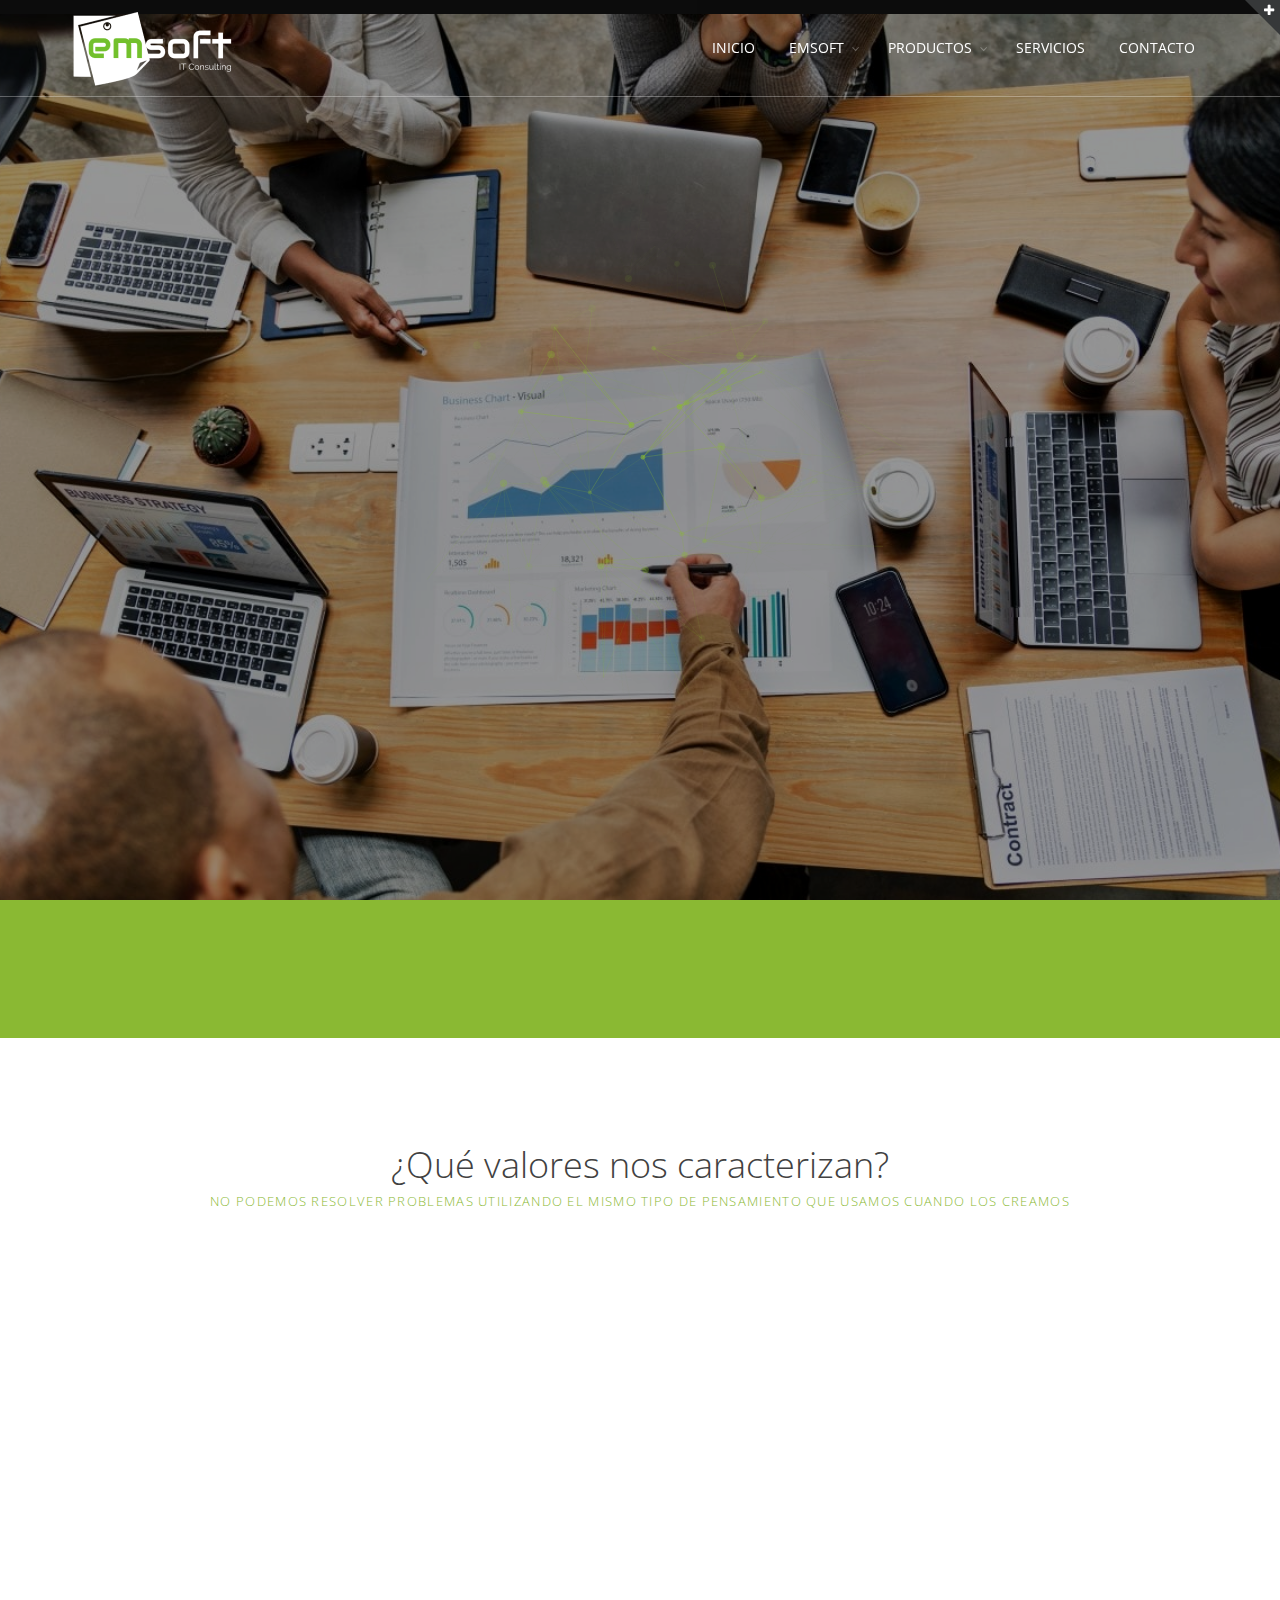
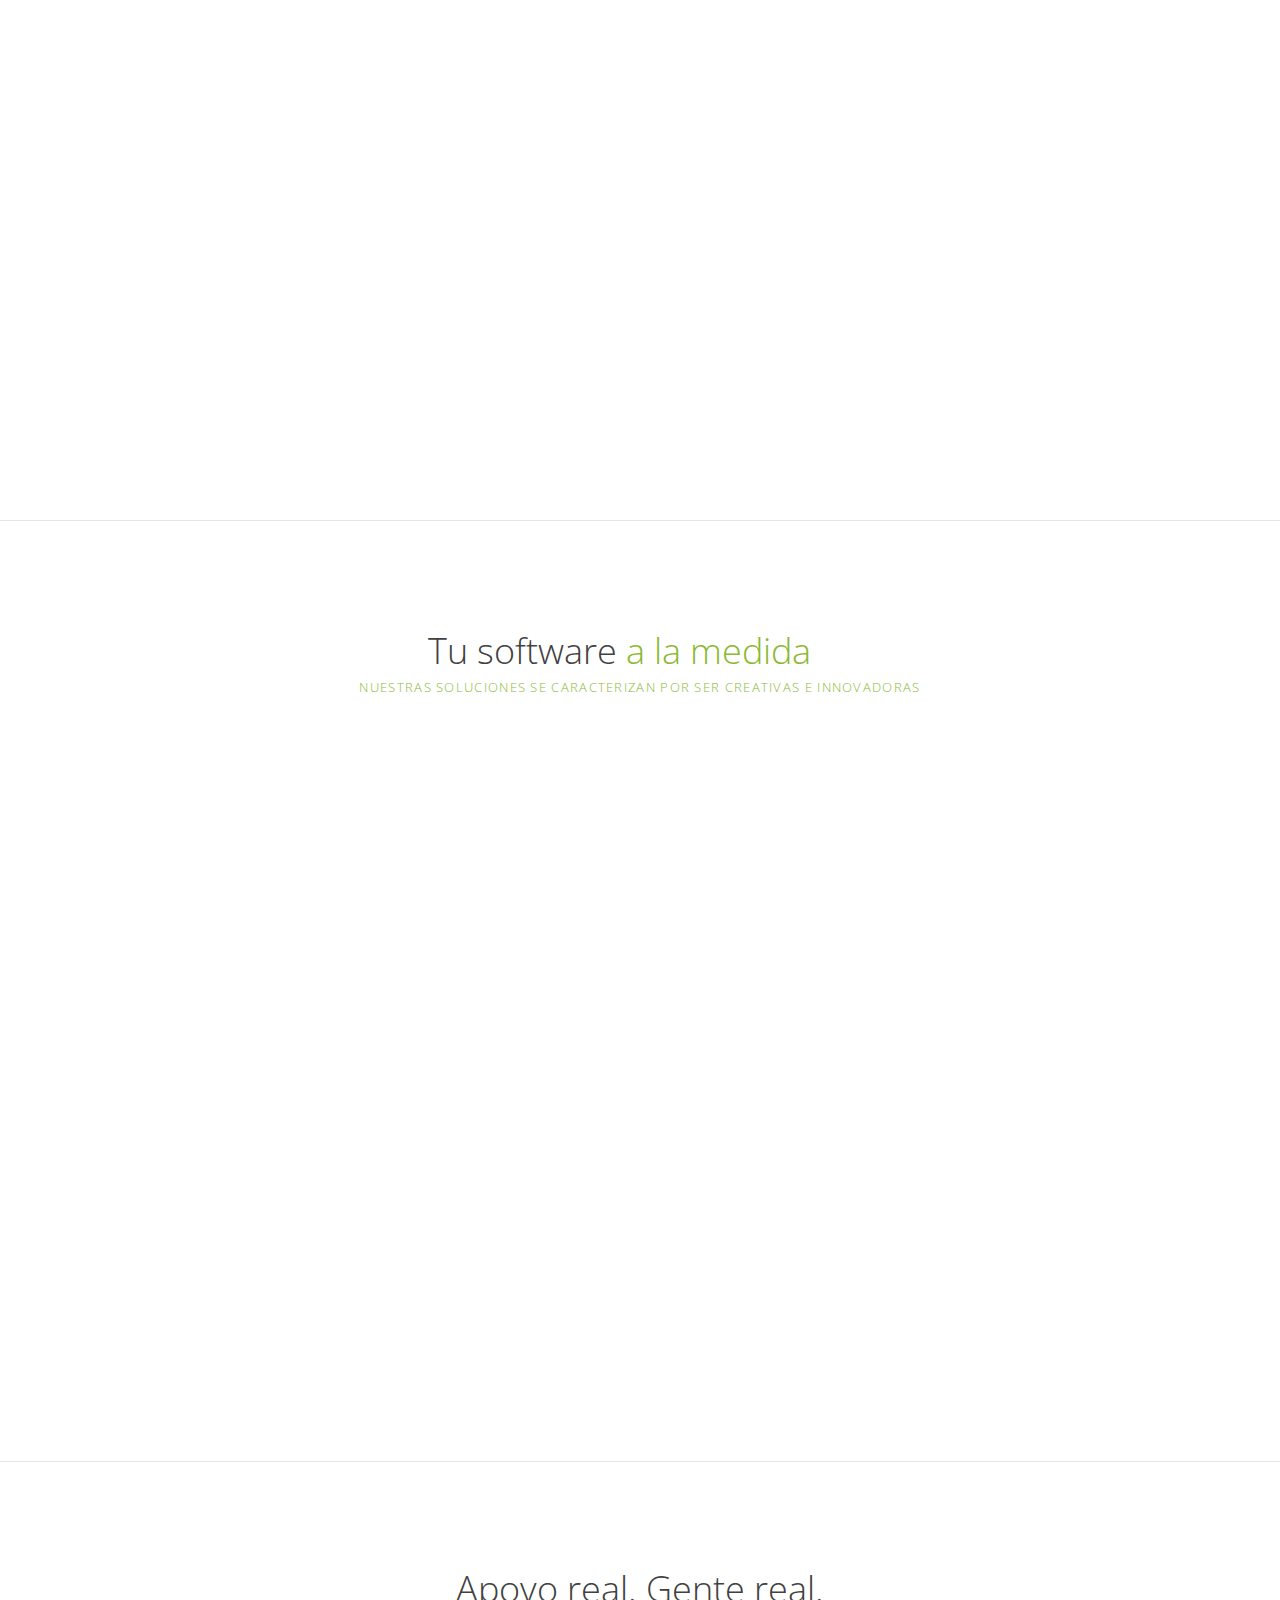
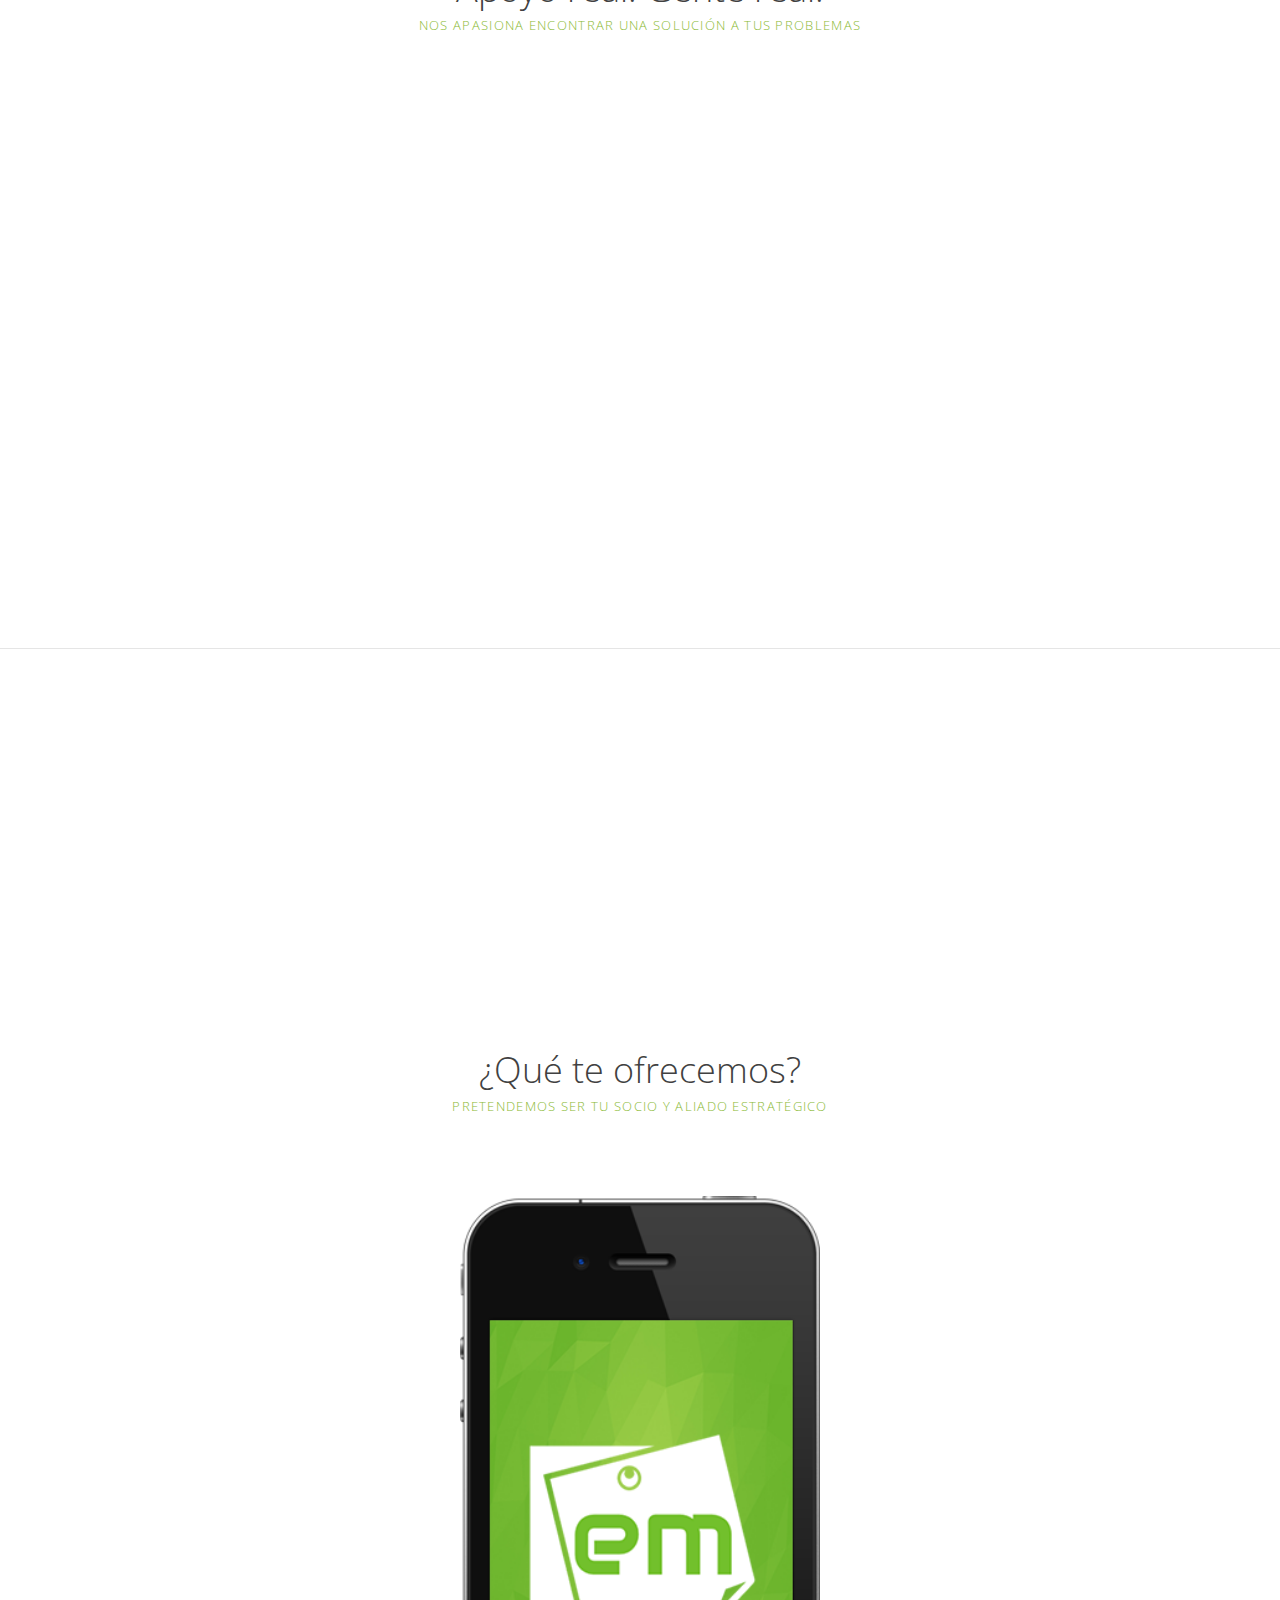
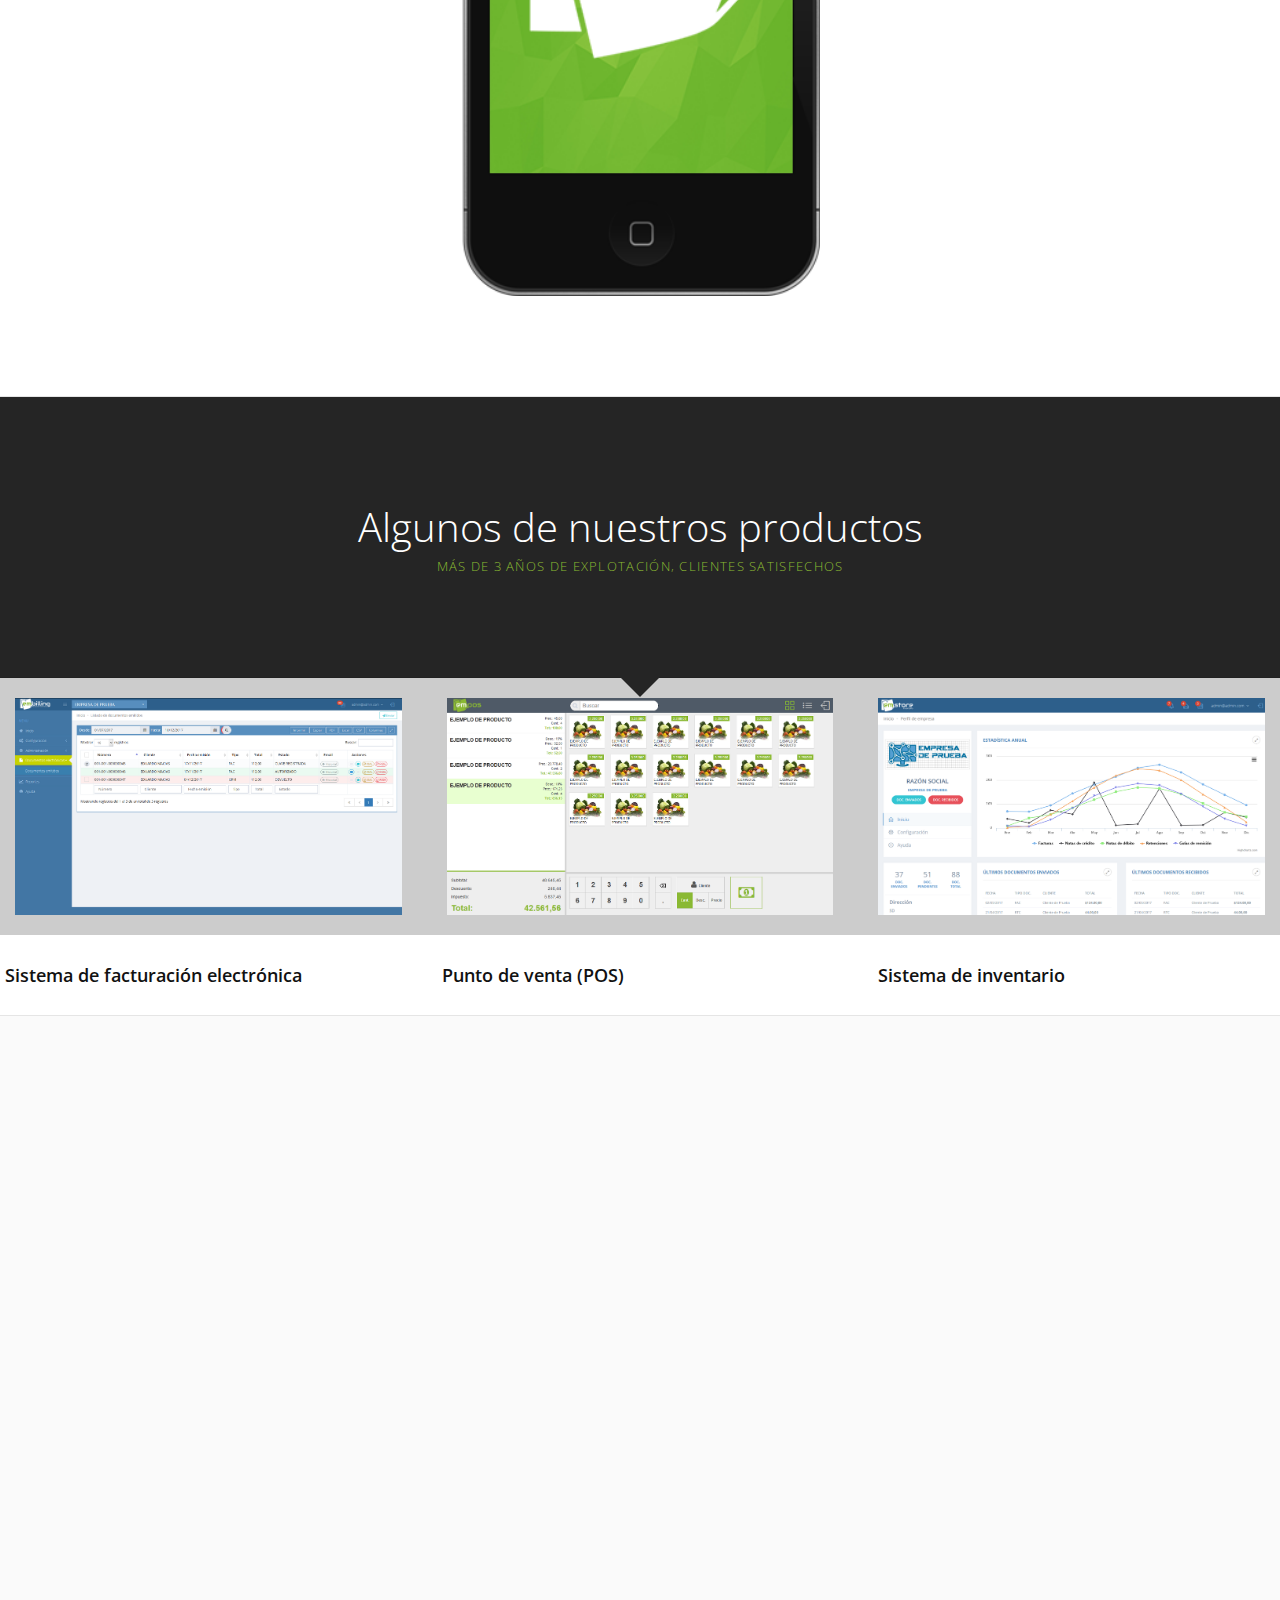
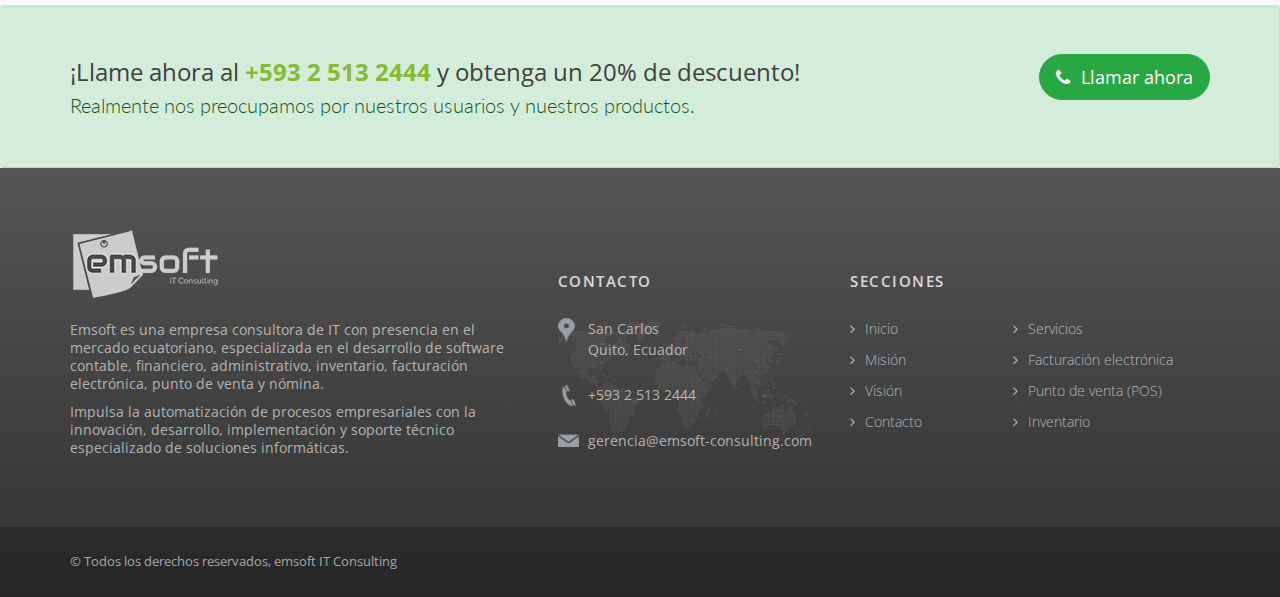
<file: index.html>
<!DOCTYPE html>
<html lang="en">
	<head>
		<meta charset="utf-8" />
		<title>Inicio | emsoft IT Consulting</title>
		<meta name="description" content="Emsoft es una empresa consultora de IT con presencia en el mercado ecuatoriano, especializada en el desarrollo de software contable, financiero, administrativo, inventario, facturación electrónica, punto de venta y nómina. Impulsa la automatización de procesos empresariales con la innovación, desarrollo, implementación y soporte técnico especializado de soluciones informáticas." />
		<meta name="keywords" content="emsoft,ecuador,consultora IT,desarrollo de software,contabilidad,administración,inventario,facturación electrónica,punto de venta,POS,ATS,nómina,automatización de procesos,innovación,desarrollo,implementación,soporte técnico,soluciones informáticas, tecnología" />
		<meta name="Author" content="emsoft" />

		<meta name="twitter:card" content="summary_large_image">
		<meta name="twitter:site" content="@emsoft_ec">
		<meta name="twitter:creator" content="@emmacias1">
		<meta property="og:url" content="http://emsoft.com.ec/">
		<meta property="og:title" content="Emsoft - Ingeniería, Software y Sistemas.">
		<meta property="og:description" content="Emsoft es una empresa consultora de IT con presencia en el mercado ecuatoriano, especializada en el desarrollo de software contable, financiero, administrativo, inventario, facturación electrónica, punto de venta y nómina. Impulsa la automatización de procesos empresariales con la innovación, desarrollo, implementación y soporte técnico especializado de soluciones informáticas.">
		<meta property="og:image" content="http://emsoft.com.ec/demo_files/images/emsoft.jpg">


		<!-- mobile settings -->
		<meta name="viewport" content="width=device-width, maximum-scale=1, initial-scale=1, user-scalable=0" />
		<!--[if IE]><meta http-equiv='X-UA-Compatible' content='IE=edge,chrome=1'><![endif]-->

		<!-- WEB FONTS : use %7C instead of | (pipe) -->
		<link href="https://fonts.googleapis.com/css?family=Open+Sans:300,400,600%7CRaleway:300,400,500,600,700%7CLato:300,400,400italic,600,700" rel="stylesheet" type="text/css" />

		<!-- CORE CSS -->
		<link href="./assets/plugins/bootstrap/css/bootstrap.min.css" rel="stylesheet" type="text/css" />

		<!-- REVOLUTION SLIDER -->
		<link href="./assets/plugins/slider.revolution/css/extralayers.css" rel="stylesheet" type="text/css" />
		<link href="./assets/plugins/slider.revolution/css/settings.css" rel="stylesheet" type="text/css" />

		<!-- THEME CSS -->
		<link href="./assets/css/essentials.css" rel="stylesheet" type="text/css" />
		<link href="./assets/css/layout.css" rel="stylesheet" type="text/css" />

		<!-- PAGE LEVEL SCRIPTS -->
		<link href="./assets/css/header-1.css" rel="stylesheet" type="text/css" />
		<link href="./assets/css/color_scheme/green.css" rel="stylesheet" type="text/css" id="color_scheme" />

		<link rel="apple-touch-icon" sizes="57x57" href="favicon/apple-icon-57x57.png">
		<link rel="apple-touch-icon" sizes="60x60" href="favicon/apple-icon-60x60.png">
		<link rel="apple-touch-icon" sizes="72x72" href="favicon/apple-icon-72x72.png">
		<link rel="apple-touch-icon" sizes="76x76" href="favicon/apple-icon-76x76.png">
		<link rel="apple-touch-icon" sizes="114x114" href="favicon/apple-icon-114x114.png">
		<link rel="apple-touch-icon" sizes="120x120" href="favicon/apple-icon-120x120.png">
		<link rel="apple-touch-icon" sizes="144x144" href="favicon/apple-icon-144x144.png">
		<link rel="apple-touch-icon" sizes="152x152" href="favicon/apple-icon-152x152.png">
		<link rel="apple-touch-icon" sizes="180x180" href="favicon/apple-icon-180x180.png">
		<link rel="icon" type="image/png" sizes="192x192"  href="favicon/android-icon-192x192.png">
		<link rel="icon" type="image/png" sizes="32x32" href="favicon/favicon-32x32.png">
		<link rel="icon" type="image/png" sizes="96x96" href="favicon/favicon-96x96.png">
		<link rel="icon" type="image/png" sizes="16x16" href="favicon/favicon-16x16.png">
		<link rel="manifest" href="favicon/manifest.json">
		<meta name="msapplication-TileColor" content="#ffffff">
		<meta name="msapplication-TileImage" content="favicon/ms-icon-144x144.png">
		<meta name="theme-color" content="#ffffff">
	</head>

	<!--
		AVAILABLE BODY CLASSES:
		
		smoothscroll 			= create a browser smooth scroll
		enable-animation		= enable WOW animations

		bg-grey					= grey background
		grain-grey				= grey grain background
		grain-blue				= blue grain background
		grain-green				= green grain background
		grain-blue				= blue grain background
		grain-orange			= orange grain background
		grain-yellow			= yellow grain background
		
		boxed 					= boxed layout
		pattern1 ... patern11	= pattern background
		menu-vertical-hide		= hidden, open on click
		
		BACKGROUND IMAGE [together with .boxed class]
		data-background="./assets/images/boxed_background/1.jpg"
	-->
	<body class="smoothscroll enable-animation">

		<!-- SLIDE TOP -->
		<div id="slidetop">

			<div class="container">
				
				<div class="row">

					<div class="col-md-4">
						<h6><i class="icon-heart"></i> ¿POR QUÉ emsoft?</h6>
						<p>Emsoft es una empresa consultora de IT con presencia en el mercado ecuatoriano, especializada en el desarrollo de software contable, financiero, administrativo, inventario, facturación electrónica, punto de venta y nómina. Impulsa la automatización de procesos empresariales con la innovación, desarrollo, implementación y soporte técnico especializado de soluciones informáticas.</p>
					</div>

					<div class="col-md-4">
						<h6><i class="icon-star"></i> INFORMACIÓN DE INTERÉS</h6>
						<ul class="list-unstyled">
							<li><a href="servicios.html"><i class="fa fa-angle-right"></i> Servicios</a></li>
							<li><a href="facturacion-electronica.html"><i class="fa fa-angle-right"></i> Facturación electrónica </a></li>
							<li><a href="punto-venta.html"><i class="fa fa-angle-right"></i> Punto de venta (POS)</a></li>
							<li><a href="inventario.html"><i class="fa fa-angle-right"></i> Inventario</a></li>
						</ul>
					</div>

					<div class="col-md-4">
						<h6><i class="icon-envelope"></i> DATOS DE CONTACTO</h6>
						<ul class="list-unstyled">
							<li><b>Dirección:</b> San Carlos, Quito, Ecuador</li>
							<li><b>Teléfono:</b> <a href="tel:59325132444">+593 2 513 2444</a></li>
							<li><b>Email:</b> <a href="mailto:gerencia@emsoft-consulting.com">gerencia@emsoft-consulting.com</a></li>
						</ul>
					</div>

				</div>

			</div>

			<a class="slidetop-toggle" href="#"><!-- toggle button --></a>

		</div>
		<!-- /SLIDE TOP -->


		<!-- wrapper -->
		<div id="wrapper">

			<!-- 
				AVAILABLE HEADER CLASSES

				Default nav height: 96px
				.header-md 		= 70px nav height
				.header-sm 		= 60px nav height

				.b-0 		= remove bottom border (only with transparent use)
				.transparent	= transparent header
				.translucent	= translucent header
				.sticky			= sticky header
				.static			= static header
				.dark			= dark header
				.bottom			= header on bottom
				
				shadow-before-1 = shadow 1 header top
				shadow-after-1 	= shadow 1 header bottom
				shadow-before-2 = shadow 2 header top
				shadow-after-2 	= shadow 2 header bottom
				shadow-before-3 = shadow 3 header top
				shadow-after-3 	= shadow 3 header bottom

				.clearfix		= required for mobile menu, do not remove!

				Example Usage:  class="clearfix sticky header-sm transparent b-0"
			-->
			<div id="header" class="navbar-toggleable-md sticky transparent clearfix">

				<!-- TOP NAV -->
				<header id="topNav">
					<div class="container">

						<!-- Mobile Menu Button -->
						<button class="btn btn-mobile" data-toggle="collapse" data-target=".nav-main-collapse">
							<i class="fa fa-bars"></i>
						</button>						

						<!-- Logo -->
						<a class="logo float-left" href="index.html">
							<img src="./assets/images/logo-emsoft-light.png" alt="Logo de la empresa emsoft" /> <!-- light logo -->
							<img src="./assets/images/logo-emsoft-dark.png" alt="Logo de la empresa emsoft" />
						</a>

						<!-- 
							Top Nav 
							
							AVAILABLE CLASSES:
							submenu-dark = dark sub menu
						-->
						<div class="navbar-collapse collapse float-right nav-main-collapse submenu-dark">
							<nav class="nav-main">

								<!--
									NOTE
									
									For a regular link, remove "dropdown" class from LI tag and "dropdown-toggle" class from the href.
									Direct Link Example: 

									<li>
										<a href="#">HOME</a>
									</li>
								-->
								<ul id="topMain" class="nav nav-pills nav-main">
									<li class="dropdown active"><!-- HOME -->
										<a href="index.html">
											INICIO
										</a>
									</li>
									<li class="dropdown"><!-- PAGES -->
										<a class="dropdown-toggle" href="#">
											EMSOFT
										</a>
										<ul class="dropdown-menu">
											<li><a href="mision.html">MISIÓN</a></li>
											<li><a href="vision.html">VISIÓN</a></li>
										</ul>
									</li>
									<li class="dropdown"><!-- FEATURES -->
										<a class="dropdown-toggle" href="#">
											PRODUCTOS
										</a>
										<ul class="dropdown-menu">
											<li><a href="facturacion-electronica.html"><i class="fa fa-file"></i> SISTEMA DE FACTURACIÓN ELECTRÓNICA</a></li>
											<li><a href="punto-venta.html"><i class="fa fa-shopping-cart"></i> PUNTO DE VENTA (POS)</a></li>
											<li><a href="inventario.html"><i class="fa fa-barcode"></i> SISTEMA DE INVENTARIO</a></li>
										</ul>
									</li>
									<li class="dropdown"><!-- PORTFOLIO -->
										<a href="servicios.html">
											SERVICIOS
										</a>
									</li>
									<li class="dropdown"><!-- HOME -->
										<a href="contacto.html">
											CONTACTO
										</a>
									</li>
								</ul>

							</nav>
						</div>

					</div>
				</header>
				<!-- /Top Nav -->

			</div>



			<!-- REVOLUTION SLIDER -->
			<section id="slider" class="fullwidthbanner-container roundedcorners">
				<!--
					Navigation Styles:
					
						data-navigationStyle="" theme default navigation
						
						data-navigationStyle="preview1"
						data-navigationStyle="preview2"
						data-navigationStyle="preview3"
						data-navigationStyle="preview4"
						
					Bottom Shadows
						data-shadow="1"
						data-shadow="2"
						data-shadow="3"
						
					Slider Height (do not use on fullscreen mode)
						data-height="300"
						data-height="350"
						data-height="400"
						data-height="450"
						data-height="500"
						data-height="550"
						data-height="600"
						data-height="650"
						data-height="700"
						data-height="750"
						data-height="800"
				-->
				
				<div class="fullscreenbanner" data-navigationStyle="preview4">	
					<ul class="hide">

						<canvas id="canvas-particle" data-rgb="138,185,51" style="z-index: 100"><!-- CANVAS PARTICLES --></canvas>

						<!-- SLIDE  -->
						<li data-transition="random" data-slotamount="1" data-masterspeed="1000" data-saveperformance="off" data-title="Bienvenidos" data-thumb="demo_files/images/150x99/empresa.jpg">

							<img src="./assets/images/1x1.png" data-lazyload="demo_files/images/1200x800/empresa.jpg" alt="Desarrollo de software contable, financiero, administrativo, inventario, facturación electrónica, punto de venta y nómina" data-bgfit="cover" data-bgposition="center bottom" data-bgrepeat="no-repeat" />

							<div class="overlay dark-4"><!-- dark overlay [1 to 9 opacity] --></div>

							<div class="tp-caption customin ltl tp-resizeme large_bold_white"
								data-x="center"
								data-y="180"
								data-customin="x:0;y:150;z:0;rotationZ:0;scaleX:1;scaleY:1;skewX:0;skewY:0;opacity:0;transformPerspective:200;transformOrigin:50% 0%;"
								data-speed="800"
								data-start="1000"
								data-easing="easeOutQuad"
								data-splitin="none"
								data-splitout="none"
								data-elementdelay="0.01"
								data-endelementdelay="0.1"
								data-endspeed="1000"
								data-endeasing="Power4.easeIn" style="z-index: 3;">
								Bienvenido a emsoft
							</div>

							<div class="tp-caption customin ltl tp-resizeme text_white"
								data-x="center"
								data-y="250"
								data-customin="x:0;y:150;z:0;rotationZ:0;scaleX:1;scaleY:1;skewX:0;skewY:0;opacity:0;transformPerspective:200;transformOrigin:50% 0%;"
								data-speed="800"
								data-start="1200"
								data-easing="easeOutQuad"
								data-splitin="none"
								data-splitout="none"
								data-elementdelay="0.01"
								data-endelementdelay="0.1"
								data-endspeed="1000"
								data-endeasing="Power4.easeIn" style="z-index: 3;">
								<span class="fw-300">TU SOCIO Y ALIADO ESTRATÉGICO</span>
							</div>

							<div class="tp-caption medium_light_white lfb ltt tp-resizeme"
								data-x="center"
								data-y="350"
								data-speed="800"
								data-start="1400"
								data-easing="easeOutQuad"
								data-splitin="none"
								data-splitout="none"
								data-elementdelay="0.01"
								data-endelementdelay="0.1"
								data-endspeed="1000"
								data-endeasing="Power4.easeIn" style="z-index: 3; width: 750px; max-width: 750px; white-space: normal; text-align:center;">
								Desarrollo de software contable, financiero, administrativo, inventario, facturación electrónica, punto de venta y nómina.
							</div>

						</li>

						<!-- SLIDE  -->
						<li data-transition="random" data-slotamount="1" data-masterspeed="1000" data-saveperformance="off" data-title="Tecnologías" data-thumb="demo_files/images/150x99/codigo.jpg">

							<img src="./assets/images/1x1.png" data-lazyload="demo_files/images/1200x800/codigo.jpg" alt="Consultores expertos en desarrollo web y en tecnologías actuales" data-bgfit="cover" data-bgposition="center bottom" data-bgrepeat="no-repeat" />

							<div class="overlay dark-4"><!-- dark overlay [1 to 9 opacity] --></div>

							<div class="tp-caption very_large_text lfb ltt tp-resizeme"
								data-x="right" data-hoffset="-100"
								data-y="center" data-voffset="-100"
								data-speed="600"
								data-start="800"
								data-easing="Power4.easeOut"
								data-splitin="none"
								data-splitout="none"
								data-elementdelay="0.01"
								data-endelementdelay="0.1"
								data-endspeed="500"
								data-endeasing="Power4.easeIn"
								style="color: #8AB933;">
								&#60;html&#62;...&#60;&#47;html&#62;
							</div>

							<div class="tp-caption medium_light_white lfb ltt tp-resizeme"
								data-x="right" data-hoffset="-100"
								data-y="center" data-voffset="10"
								data-speed="600"
								data-start="900"
								data-easing="Power4.easeOut"
								data-splitin="none"
								data-splitout="none"
								data-elementdelay="0.01"
								data-endelementdelay="0.1"
								data-endspeed="500"
								data-endeasing="Power4.easeIn">
								Consultores expertos en desarrollo web<br/>
								y en tecnologías actuales<br/>
							</div>

							<div class="tp-caption block_theme_color skewfromleftshort customout"
								data-x="560" data-hoffset="-90"
								data-y="430"
								data-customout="x:0;y:0;z:0;rotationX:0;rotationY:0;rotationZ:0;scaleX:0.75;scaleY:0.75;skewX:0;skewY:0;opacity:0;transformPerspective:600;transformOrigin:50% 50%;"
								data-speed="500"
								data-start="1000"
								data-easing="Back.easeOut"
								data-endspeed="500"
								data-endeasing="Power4.easeIn"
								data-captionhidden="off"
								style="z-index: 21; text-shadow:none;">C#
							</div>

							<div class="tp-caption block_theme_color skewfromleftshort customout"
								data-x="560" data-hoffset="-90"
								data-y="480"
								data-customout="x:0;y:0;z:0;rotationX:0;rotationY:0;rotationZ:0;scaleX:0.75;scaleY:0.75;skewX:0;skewY:0;opacity:0;transformPerspective:600;transformOrigin:50% 50%;"
								data-speed="500"
								data-start="1000"
								data-easing="Back.easeOut"
								data-endspeed="500"
								data-endeasing="Power4.easeIn"
								data-captionhidden="off"
								style="z-index: 21; text-shadow:none;">JAVA
							</div>

							<div class="tp-caption block_theme_color skewfromleftshort customout"
								data-x="560" data-hoffset="-90"
								data-y="530"
								data-customout="x:0;y:0;z:0;rotationX:0;rotationY:0;rotationZ:0;scaleX:0.75;scaleY:0.75;skewX:0;skewY:0;opacity:0;transformPerspective:600;transformOrigin:50% 50%;"
								data-speed="500"
								data-start="1000"
								data-easing="Back.easeOut"
								data-endspeed="500"
								data-endeasing="Power4.easeIn"
								data-captionhidden="off"
								style="z-index: 21; text-shadow:none;">PHP
							</div>

							<div class="tp-caption block_theme_color skewfromleftshort customout"
								data-x="660" data-hoffset="-90"
								data-y="430"
								data-customout="x:0;y:0;z:0;rotationX:0;rotationY:0;rotationZ:0;scaleX:0.75;scaleY:0.75;skewX:0;skewY:0;opacity:0;transformPerspective:600;transformOrigin:50% 50%;"
								data-speed="500"
								data-start="1000"
								data-easing="Back.easeOut"
								data-endspeed="500"
								data-endeasing="Power4.easeIn"
								data-captionhidden="off"
								style="z-index: 21; text-shadow:none;">ASP.NET MVC
							</div>

							<div class="tp-caption block_theme_color skewfromleftshort customout"
								data-x="660" data-hoffset="-90"
								data-y="480"
								data-customout="x:0;y:0;z:0;rotationX:0;rotationY:0;rotationZ:0;scaleX:0.75;scaleY:0.75;skewX:0;skewY:0;opacity:0;transformPerspective:600;transformOrigin:50% 50%;"
								data-speed="500"
								data-start="1000"
								data-easing="Back.easeOut"
								data-endspeed="500"
								data-endeasing="Power4.easeIn"
								data-captionhidden="off"
								style="z-index: 21; text-shadow:none;">SPRING
							</div>

							<div class="tp-caption block_theme_color skewfromleftshort customout"
								data-x="660" data-hoffset="-90"
								data-y="530"
								data-customout="x:0;y:0;z:0;rotationX:0;rotationY:0;rotationZ:0;scaleX:0.75;scaleY:0.75;skewX:0;skewY:0;opacity:0;transformPerspective:600;transformOrigin:50% 50%;"
								data-speed="500"
								data-start="1000"
								data-easing="Back.easeOut"
								data-endspeed="500"
								data-endeasing="Power4.easeIn"
								data-captionhidden="off"
								style="z-index: 21; text-shadow:none;">SYMFONY
							</div>

							<div class="tp-caption block_theme_color skewfromleftshort customout"
								data-x="850" data-hoffset="-90"
								data-y="430"
								data-customout="x:0;y:0;z:0;rotationX:0;rotationY:0;rotationZ:0;scaleX:0.75;scaleY:0.75;skewX:0;skewY:0;opacity:0;transformPerspective:600;transformOrigin:50% 50%;"
								data-speed="500"
								data-start="1000"
								data-easing="Back.easeOut"
								data-endspeed="500"
								data-endeasing="Power4.easeIn"
								data-captionhidden="off"
								style="z-index: 21; text-shadow:none;">SQL SERVER
							</div>

							<div class="tp-caption block_theme_color skewfromleftshort customout"
								data-x="850" data-hoffset="-90"
								data-y="480"
								data-customout="x:0;y:0;z:0;rotationX:0;rotationY:0;rotationZ:0;scaleX:0.75;scaleY:0.75;skewX:0;skewY:0;opacity:0;transformPerspective:600;transformOrigin:50% 50%;"
								data-speed="500"
								data-start="1000"
								data-easing="Back.easeOut"
								data-endspeed="500"
								data-endeasing="Power4.easeIn"
								data-captionhidden="off"
								style="z-index: 21; text-shadow:none;">POSTGRESQL
							</div>

							<div class="tp-caption block_theme_color skewfromleftshort customout"
								data-x="850" data-hoffset="-90"
								data-y="530"
								data-customout="x:0;y:0;z:0;rotationX:0;rotationY:0;rotationZ:0;scaleX:0.75;scaleY:0.75;skewX:0;skewY:0;opacity:0;transformPerspective:600;transformOrigin:50% 50%;"
								data-speed="500"
								data-start="1000"
								data-easing="Back.easeOut"
								data-endspeed="500"
								data-endeasing="Power4.easeIn"
								data-captionhidden="off"
								style="z-index: 21; text-shadow:none;">MYSQL
							</div>

							<div class="tp-caption block_theme_color skewfromleftshort customout"
								data-x="1040" data-hoffset="-90"
								data-y="430"
								data-customout="x:0;y:0;z:0;rotationX:0;rotationY:0;rotationZ:0;scaleX:0.75;scaleY:0.75;skewX:0;skewY:0;opacity:0;transformPerspective:600;transformOrigin:50% 50%;"
								data-speed="500"
								data-start="1000"
								data-easing="Back.easeOut"
								data-endspeed="500"
								data-endeasing="Power4.easeIn"
								data-captionhidden="off"
								style="z-index: 21; text-shadow:none;">ANGULAR
							</div>

							<div class="tp-caption block_theme_color skewfromleftshort customout"
								data-x="1040" data-hoffset="-90"
								data-y="480"
								data-customout="x:0;y:0;z:0;rotationX:0;rotationY:0;rotationZ:0;scaleX:0.75;scaleY:0.75;skewX:0;skewY:0;opacity:0;transformPerspective:600;transformOrigin:50% 50%;"
								data-speed="500"
								data-start="1000"
								data-easing="Back.easeOut"
								data-endspeed="500"
								data-endeasing="Power4.easeIn"
								data-captionhidden="off"
								style="z-index: 21; text-shadow:none;">BOOTSTRAP
							</div>

							<div class="tp-caption block_theme_color skewfromleftshort customout"
								data-x="1040" data-hoffset="-90"
								data-y="530"
								data-customout="x:0;y:0;z:0;rotationX:0;rotationY:0;rotationZ:0;scaleX:0.75;scaleY:0.75;skewX:0;skewY:0;opacity:0;transformPerspective:600;transformOrigin:50% 50%;"
								data-speed="500"
								data-start="1000"
								data-easing="Back.easeOut"
								data-endspeed="500"
								data-endeasing="Power4.easeIn"
								data-captionhidden="off"
								style="z-index: 21; text-shadow:none;">JQUERY
							</div>

						</li>

						<!-- SLIDE  -->
						<li data-transition="random" data-slotamount="1" data-masterspeed="1000" data-saveperformance="off" data-title="Trabajo en equipo" data-thumb="demo_files/images/150x99/equipo.jpg">

							<img src="./assets/images/1x1.png" data-lazyload="demo_files/images/1200x800/equipo.jpg" alt="Sólido equipo de trabajo y especialistas altamente calificados en desarrollo de software" data-bgfit="cover" data-bgposition="center bottom" data-bgrepeat="no-repeat" />

							<div class="overlay dark-4"><!-- dark overlay [1 to 9 opacity] --></div>

							<div class="tp-caption white_big skewfromleft tp-resizeme"
								data-x="471"
								data-y="100" 
								data-speed="400"
								data-start="1500"
								data-easing="Power3.easeInOut"
								data-splitin="words"
								data-splitout="none"
								data-elementdelay="0.1"
								data-endelementdelay="0.1"
								data-endspeed="600"
								style="z-index: 2; color:#fff; font-size:65px; line-height:85px; font-weight:bold; letter-spacing:0; text-shadow:none;">
									Trabajo en equipo
							</div>

							<div class="tp-caption content_text_center skewfromleft tp-resizeme"
								data-x="500"
								data-y="195" 
								data-speed="500"
								data-start="2000"
								data-easing="Power3.easeInOut"
								data-splitin="none"
								data-splitout="none"
								data-elementdelay="0.1"
								data-endelementdelay="0.1"
								data-endspeed="600"

								style="z-index: 3; font-size:20px; color:#fff; font-weight:300; text-shadow:none;">
									Conformamos un sólido equipo de trabajo <br />
									Nuestros clientes forman parte del equipo bajo un esquema de desarrollo ágil <br />
									Nuestras premisas son:
							</div>

							<div class="tp-caption block_theme_color skewfromrightshort customout"
								data-x="500"
								data-y="300"
								data-customout="x:0;y:0;z:0;rotationX:0;rotationY:0;rotationZ:0;scaleX:0.75;scaleY:0.75;skewX:0;skewY:0;opacity:0;transformPerspective:600;transformOrigin:50% 50%;"
								data-speed="500"
								data-start="2000"
								data-easing="Back.easeOut"
								data-endspeed="500"
								data-endeasing="Power4.easeIn"
								data-captionhidden="off"
								style="z-index: 21; text-shadow:none;">Compartir los objetivos
							</div>

							<div class="tp-caption block_theme_color skewfromrightshort customout"
								data-x="500"
								data-y="350"
								data-customout="x:0;y:0;z:0;rotationX:0;rotationY:0;rotationZ:0;scaleX:0.75;scaleY:0.75;skewX:0;skewY:0;opacity:0;transformPerspective:600;transformOrigin:50% 50%;"
								data-speed="500"
								data-start="2000"
								data-easing="Back.easeOut"
								data-endspeed="500"
								data-endeasing="Power4.easeIn"
								data-captionhidden="off"
								style="z-index: 21; text-shadow:none;">Colaborar
							</div>

							<div class="tp-caption block_theme_color skewfromrightshort customout"
								data-x="500"
								data-y="400"
								data-customout="x:0;y:0;z:0;rotationX:0;rotationY:0;rotationZ:0;scaleX:0.75;scaleY:0.75;skewX:0;skewY:0;opacity:0;transformPerspective:600;transformOrigin:50% 50%;"
								data-speed="500"
								data-start="2000"
								data-easing="Back.easeOut"
								data-endspeed="500"
								data-endeasing="Power4.easeIn"
								data-captionhidden="off"
								style="z-index: 21; text-shadow:none;">Comprometerse y sentirse parte
							</div>

							<div class="tp-caption block_theme_color skewfromrightshort customout"
								data-x="500"
								data-y="450"
								data-customout="x:0;y:0;z:0;rotationX:0;rotationY:0;rotationZ:0;scaleX:0.75;scaleY:0.75;skewX:0;skewY:0;opacity:0;transformPerspective:600;transformOrigin:50% 50%;"
								data-speed="500"
								data-start="2000"
								data-easing="Back.easeOut"
								data-endspeed="500"
								data-endeasing="Power4.easeIn"
								data-captionhidden="off"
								style="z-index: 21; text-shadow:none;">Cumplir con roles y resposabilidades
							</div>

						</li>

						<!-- SLIDE  -->
						<li data-transition="random" data-slotamount="1" data-masterspeed="1000" data-saveperformance="off" data-title="Análisis, diseño, innovación y desarrollo" data-thumb="demo_files/images/150x99/disennar.jpg">

							<img src="./assets/images/1x1.png" data-lazyload="demo_files/images/1200x800/disennar.jpg" alt="Te asesoramos en la automatización de procesos de negocio" data-bgfit="cover" data-bgposition="center bottom" data-bgrepeat="no-repeat" />

							<div class="overlay dark-4"><!-- dark overlay [1 to 9 opacity] --></div>

							<div class="tp-caption font-roboto skewfromleft tp-resizeme"
								data-x="50"
								data-y="100" 
								data-speed="500"
								data-start="1500"
								data-easing="Cubic.easeOut"
								data-splitin="none"
								data-splitout="none"
								data-elementdelay="0.1"
								data-endelementdelay="0.1"
								data-endspeed="500"
								style="z-index: 2; color:#fff; font-size:65px; line-height:85px; font-weight:bold; letter-spacing:0; text-shadow:none;">
									Análisis, Diseño, <br />
									Innovación y Desarrollo
							</div>

							<div class="tp-caption medium_light_white lfb ltt tp-resizeme"
								data-x="50"
								data-y="300"
								data-speed="500"
								data-start="2000"
								data-easing="easeInCirc"
								data-splitin="none"
								data-splitout="none"
								data-elementdelay="0.1"
								data-endelementdelay="0.1"
								data-endspeed="500"
								data-endeasing="Power4.easeIn" style="z-index: 3;">
									Te asesoramos en la automatización de procesos de negocio<br />
									Nuestro objetivo es que tu empresa sea más competitiva !!!
							</div>
						</li>

						<!-- SLIDE  -->
						<li data-transition="random" data-slotamount="1" data-masterspeed="1000" data-saveperformance="off" data-title="Orientados a resultados" data-thumb="demo_files/images/150x99/pensar.jpg">

							<img src="./assets/images/1x1.png" data-lazyload="demo_files/images/1200x800/pensar.jpg" alt="Equipo de especialistas con fuerte orientación a resultados" data-bgfit="cover" data-bgposition="center bottom" data-bgrepeat="no-repeat" />

							<div class="overlay dark-4"><!-- dark overlay [1 to 9 opacity] --></div>

							<div class="tp-caption very_large_text lfb ltt tp-resizeme"
								data-x="right" data-hoffset="-100"
								data-y="center" data-voffset="-100"
								data-speed="600"
								data-start="800"
								data-easing="Power4.easeOut"
								data-splitin="none"
								data-splitout="none"
								data-elementdelay="0.01"
								data-endelementdelay="0.1"
								data-endspeed="500"
								data-endeasing="Power4.easeIn">
								Orientados a resultados
							</div>

							<div class="tp-caption medium_light_white lfb ltt tp-resizeme"
								data-x="right" data-hoffset="-100"
								data-y="center" data-voffset="10"
								data-speed="600"
								data-start="900"
								data-easing="Power4.easeOut"
								data-splitin="none"
								data-splitout="none"
								data-elementdelay="0.01"
								data-endelementdelay="0.1"
								data-endspeed="500"
								data-endeasing="Power4.easeIn">
								No podemos resolver problemas utilizando el mismo <br />
								tipo de pensamiento que usamos cuando los creamos. <br />
								<span style="font-size:24px;font-weight:400;">&ndash; Albert Einstein</span>
							</div>
						</li>

						<!-- SLIDE  -->
						<li data-transition="random" data-slotamount="1" data-masterspeed="1000" data-saveperformance="off" data-title="Simplicidad" data-thumb="demo_files/images/150x99/simple.jpg">

							<img src="./assets/images/1x1.png" data-lazyload="demo_files/images/1200x800/simple.jpg" alt="Potenciamos la usabilidad del software y la experiencia de usuario" data-bgfit="cover" data-bgposition="center bottom" data-bgrepeat="no-repeat" />

							<div class="overlay dark-4"><!-- dark overlay [1 to 9 opacity] --></div>

							<div class="tp-caption medium_light_white lfb ltt tp-resizeme"
								data-x="right"
								data-y="center"
								data-voffset="-70"  
								data-customin="x:-50;y:-300;z:0;rotationX:0;rotationY:0;rotationZ:0;scaleX:0.5;scaleY:0.5;skewX:0;skewY:0;opacity:0;transformPerspective:0;transformOrigin:50% 50%;" 
								data-customout="x:0;y:0;z:0;rotationX:0;rotationY:0;rotationZ:0;scaleX:0.75;scaleY:0.75;skewX:0;skewY:0;opacity:0;transformPerspective:600;transformOrigin:50% 50%;"
								data-speed="800" 
								data-start="1000" 
								data-startslide="1" 
								data-easing="Power4.easeOut" 
								data-endspeed="500" 
								data-endeasing="Power4.easeIn">
									Potenciamos la usabilidad y la experiencia de usuario
							</div>

							<div class="caption fade customout tp-resizeme" 
								data-x="right" 
								data-y="center" 
								data-voffset="-110"  
								data-customout="x:0;y:0;z:0;rotationX:0;rotationY:0;rotationZ:0;scaleX:0.75;scaleY:0.75;skewX:0;skewY:0;opacity:0;transformPerspective:600;transformOrigin:50% 50%;" 
								data-speed="800" 
								data-start="1300" 
								data-startslide="1" 
								data-easing="Power4.easeOut" 
								data-endspeed="500" 
								data-endeasing="Power4.easeIn">
								<h2>Simple siempre es <strong>mejor</strong></h2>
							</div>
						</li>

					</ul>
				</div>
			</section>
			<!-- /REVOLUTION SLIDER -->


			<!-- INFO BAR -->
			<section class="info-bar info-bar-color">
				<div class="container">

					<div class="row wow fadeInDown animation-visible animated" data-wow-delay="0.1s" style="visibility: visible; animation-delay: 0.1s; animation-name: fadeInDown;">

						<div class="col-sm-4">
							<i class="glyphicon glyphicon-cog" style="height: 110%;"></i>
							<h3>SOFTWARE A LA MEDIDA</h3>
							<p style="font-size: 85% !important;">Contamos con amplia experiencia en el desarrollo de software contable, financiero, administrativo, inventario, facturación electrónica, punto de venta y nómina</p>
						</div>

						<div class="col-sm-4">
							<i class="glyphicon glyphicon-info-sign" style="height: 110%;"></i>
							<h3>CONSULTORÍA ESPECIALIZADA</h3>
							<p style="font-size: 85% !important;">Proveemos un servicio especializado de consultoría en gestión de información, gestión de procesos, arquitecturas empresariales, inteligencia empresarial</p>
						</div>

						<div class="col-sm-4">
							<i class="glyphicon glyphicon-flag" style="height: 110%;"></i>
							<h3>SOPORTE TÉCNICO</h3>
							<p style="font-size: 85% !important;">Siempre estamos junto a ti, y te ofrecemos capacitación, acompañamiento, actualizaciones con mejoras, atención personalizada</p>
						</div>

					</div>

				</div>
			</section>
			<!-- /INFO BAR -->

			<!-- -->
			<section>
					
				<div class="container">
						<header class="text-center mb-40">
							<h1 class="fw-300">¿Qué valores nos caracterizan?</h1>
							<h2 class="fw-300 letter-spacing-1 fs-13"><span>NO PODEMOS RESOLVER PROBLEMAS UTILIZANDO EL MISMO TIPO DE PENSAMIENTO QUE USAMOS CUANDO LOS CREAMOS</span></h2>
						</header>

					<!-- FEATURED BOXES 3 -->
					<div class="row">
						<div class="col-md-3 col-6 mb-30" >
							<div class="text-center wow fadeInLeft animation-visible animated" data-wow-delay="0.4s" style="visibility: visible; animation-delay: 0.4s; animation-name: fadeInLeft;">
								<i class="ico-light ico-lg ico-rounded ico-hover fa fa-users"></i>
								<h4>Trabajo en equipo</h4>
								<p class="hidden-xs-down">"En la unión está la fuerza" es nuestra realidad y filosofía de trabajo constante. Somos verdaderos jugadores de equipo y esa es una de nuestras fortalezas, que nos ha permitido obtener excelentes resultados en nuestros proyectos.</p>
							</div>
						</div>

						<div class="col-md-3 col-6 mb-30">
							<div class="text-center wow fadeInLeft animation-visible animated" data-wow-delay="0.2s" style="visibility: visible; animation-delay: 0.2s; animation-name: fadeInLeft;">
								<i class="ico-light ico-lg ico-rounded ico-hover fa fa-lightbulb-o"></i>
								<h4>Creatividad</h4>
								<p class="hidden-xs-down">Aportamos soluciones e ideas que le permiten a nuestros clientes adaptarse a un entorno en continuo cambio. Hemos logrado impactar de forma decisiva en la competitividad de nuestros clientes a partir de la generación de nuevas soluciones de IT. </p>
							</div>
						</div>

						<div class="col-md-3 col-6 mb-30">
							<div class="text-center wow fadeInRight animation-visible animated" data-wow-delay="0.2s" style="visibility: visible; animation-delay: 0.2s; animation-name: fadeInRight;">
								<i class="ico-light ico-lg ico-rounded ico-hover fa fa-fighter-jet"></i>
								<h4>Agilidad</h4>
								<p class="hidden-xs-down">Creemos firmemente que reaccionar de manera ágil y apropiada, define, en la mayoría de los casos, un proyecto exitoso. Valoramos mucho tu tiempo y desarrollamos soluciones con costes de tiempo mínimos hasta llegar a tus manos.</p>
							</div>
						</div>

						<div class="col-md-3 col-6 mb-30">
							<div class="text-center wow fadeInRight animation-visible animated" data-wow-delay="0.4s" style="visibility: visible; animation-delay: 0.4s; animation-name: fadeInRight;">
								<i class="ico-light ico-lg ico-rounded ico-hover fa fa-star"></i>
								<h4>Calidad</h4>
								<p class="hidden-xs-down">Contamos con un equipo de consultores de vasta experiencia, lo que nos permite desarrollar productos de elevada calidad. Realizamos pruebas de software manuales, automatizadas y ofrecemos garantía en nuestros productos.
							</div>
						</div>

						<div class="col-md-3 col-6 mb-30">
							<div class="text-center wow fadeInLeft animation-visible animated" data-wow-delay="0.4s" style="visibility: visible; animation-delay: 0.4s; animation-name: fadeInLeft;">
								<i class="ico-light ico-lg ico-rounded ico-hover fa fa-puzzle-piece"></i>
								<h4>Adaptabilidad</h4>
								<p class="hidden-xs-down">No manejamos ideas preconcebidas, cada proyecto es una nueva oportunidad de aprender y adaptarse a nuevas condiciones de trabajo. Valoramos y fomentamos la capacidad de adaptabilidad de nuestros profesionales.</p>
							</div>
						</div>

						<div class="col-md-3 col-6 mb-30">
							<div class="text-center wow fadeInLeft animation-visible animated" data-wow-delay="0.2s" style="visibility: visible; animation-delay: 0.2s; animation-name: fadeInLeft;">
								<i class="ico-light ico-lg ico-rounded ico-hover fa fa-linode"></i>
								<h4>Innovación</h4>
								<p class="hidden-xs-down">Si tienes un problema que resolver, es nuestra pasión ofrecerte soluciones innovadoras y competitivas. Nos motiva salir de nuestra zona de confort para experimentar, desarrollar y validar nuevas y mejores soluciones. </p>
							</div>
						</div>

						<div class="col-md-3 col-6 mb-30">
							<div class="text-center wow fadeInRight animation-visible animated" data-wow-delay="0.2s" style="visibility: visible; animation-delay: 0.2s; animation-name: fadeInRight;">
								<i class="ico-light ico-lg ico-rounded ico-hover fa fa-certificate"></i>
								<h4>Ética</h4>
								<p class="hidden-xs-down">Fomentamos una conciencia de responsabilidad moral individual y colectiva, practicamos y desarrollamos valores y principios que rigen el comportamiento profesional. Cumplimos nuestros compromisos y nos alineamos al marco legal vigente.</p>
							</div>
						</div>

						<div class="col-md-3 col-6 mb-30">
							<div class="text-center wow fadeInRight animation-visible animated" data-wow-delay="0.4s" style="visibility: visible; animation-delay: 0.4s; animation-name: fadeInRight;">
								<i class="ico-light ico-lg ico-rounded ico-hover fa fa-handshake-o"></i>
								<h4>Honestidad</h4>
								<p class="hidden-xs-down">Practicamos el respeto por uno mismo y por los demás. Desarrollamos una comunicación abierta y directa, lo que nos ha permitido alcanzar una relación efectiva en nuestra organización y con nuestros clientes. </p>
							</div>
						</div>
					</div>
					<!-- /FEATURED BOXES 3 -->

				</div>
			</section>
			<!-- / -->

			<!-- WELCOME -->
			<section class="pb-0">
				<div class="container">
					<header class="text-center mb-40">
						<h1 class="fw-300">Tu software
								<span class="word-rotator" data-delay="2000"><!-- word rotator - default delay: 2000. Change rotating delay: data-delay="5000" -->
									<span class="items">
										<span>a la medida</span>
										<span>personalizado</span>
										<span>confiable</span>
									</span>
								</span><!-- /word rotator -->
						</h1>
						<h2 class="fw-300 letter-spacing-1 fs-13"><span>NUESTRAS SOLUCIONES SE CARACTERIZAN POR SER CREATIVAS E INNOVADORAS</span></h2>
					</header>

					<div class="text-center wow fadeIn animation-visible animated" data-wow-delay="0.4s" style="visibility: visible; animation-delay: 0.4s; animation-name: fadeIn;">
						<p class="lead">
							Nuestras soluciones combinan tecnologías disruptivas de última generación para ofrecer productos y servicios acorde a las necesidades de nuestros clientes.
						</p>
						<p class="lead">
							Te asesoramos en la automatización de procesos de negocio para que tu empresa sea más competitiva.
						</p>
						<p class="lead">
							Utilizamos metodologías de desarrollo ágil para la gestión de nuestros proyectos y contamos con certificaciones en <strong>desarrollo web</strong>, <strong>analítica web</strong>, <strong>marketing digital</strong> y <strong>comercio electrónico</strong>.
						</p>

						<div class="mt-40">
							<img class="img-fluid wow bounceIn animation-visible animated" src="demo_files/images/index/productos-emsoft.png" alt="Productos de software de la empresa emsoft" data-wow-delay="1.0s" style="visibility: visible; animation-delay: 1.0s; animation-name: bounceIn;" />
						</div>

					</div>
				</div>
			</section>
			<!-- /WELCOME -->

			<!-- -->
			<section>
				<div class="container">
					<header class="text-center mb-40">
						<h1 class="fw-300">Apoyo real. Gente real.</h1>
						<h2 class="fw-300 letter-spacing-1 fs-13"><span>NOS APASIONA ENCONTRAR UNA SOLUCIÓN A TUS PROBLEMAS</span></h2>
					</header>

					<div class="row">

						<div class="col-sm-6 wow fadeInLeft animation-visible animated" data-wow-delay="0.4s" style="visibility: visible; animation-delay: 0.4s; animation-name: fadeInLeft;">
							<p>En emsoft estamos convencidos que los servicios de posventa son de especial importancia para nuestros clientes. Ofrecemos apoyo real en cada paso durante la explotación de nuestros productos en tu empresa.</p>
							<p>Nuestro equipo de consultores de alto nivel, trabaja continuamente en mejoras a nuestros productos para ofrecer valor agregado en la automatización de tus procesos de negocio.</p>
							<p>Nuestras premisas son:</p>
							<ol>
								<li>Capacitación personalizada.</li>
								<li>Comunicación multicanal.</li>
								<li>Documentación descriptiva.</li>
							</ol>
						</div>

						<div class="col-sm-6 wow fadeInRight animation-visible animated" data-wow-delay="0.4s" style="visibility: visible; animation-delay: 0.4s; animation-name: fadeInRight;">
							<img class="img-fluid" src="demo_files/images/index/personal-altamente-capacitado.jpg" alt="Soporte especializado en software y soluciones informáticas y de sistemas" />
						</div>

					</div>
				</div>
			</section>
			<!-- / -->




			<!-- PARALLAX -->
			<section class="parallax parallax-2 section-xs" style="background-image: url('demo_files/images/green-min.jpg');">

				<div class="container">

						<div class="text-center">
							<h3 class="m-0">Consultores certificados</h3>
						</div>

					<div class="row countTo-md text-center">

						<div class="col-6 col-sm-3">
							<i class="fa fa-certificate"></i>
							<span style="margin-bottom: 20px;font-size: 25px;display: block;">Desarrollo web</span>
							<h5>Google – IEI Spain, 2016</h5>
						</div>

						<div class="col-6 col-sm-3">
							<i class="fa fa-certificate"></i>
							<span style="margin-bottom: 20px;font-size: 25px;display: block;">Analítica web</span>
							<h5>Google – EOI Spain, 2016</h5>
						</div>

						<div class="col-6 col-sm-3">
								<i class="fa fa-certificate"></i>
							<span style="margin-bottom: 20px;font-size: 25px;display: block;">Marketing digital</span>
							<h5>Google – IAB Spain, 2016</h5>
						</div>

						<div class="col-6 col-sm-3">
								<i class="fa fa-certificate"></i>
							<span style="margin-bottom: 20px;font-size: 25px;display: block;">Comercio electrónico</span>
							<h5>Google – EOI Spain, 2016</h5>
						</div>

					</div>

				</div>
			</section>
			<!-- /PARALLAX -->

			<!-- Features -->
			<section>
				<div class="container">

					<header class="text-center mb-40">
						<h1 class="fw-300">¿Qué te ofrecemos?</h1>
						<h2 class="fw-300 letter-spacing-1 fs-13"><span>PRETENDEMOS SER TU SOCIO Y ALIADO ESTRATÉGICO</span></h2>
					</header>
					
					<div class="row mt-80">

						<div class="col-lg-4 col-md-4 order-md-2 text-center">
						
							<img class="img-fluid" src="demo_files/images/tecnologia-movil.png" alt="Tecnología web responsive" />

						</div>

						<div class="col-lg-4 col-md-4 col-sm-6 order-md-1">

							<div class="box-icon box-icon-right wow fadeInLeft animation-visible animated" data-wow-delay="0.4s" style="visibility: visible; animation-delay: 0.4s; animation-name: fadeInLeft;">
								<a class="box-icon-title" href="#">
									<i class="fa fa-eye"></i>
									<h2>Diseño web responsive</h2>
								</a>
								<p>Nuestras aplicaciones web cuentan con una interfaz adaptable a distintas resoluciones de pantalla (PC, Tablet, Celular, etc.).</p>
							</div>

							<div class="box-icon box-icon-right wow fadeInLeft animation-visible animated" data-wow-delay="0.6s" style="visibility: visible; animation-delay: 0.6s; animation-name: fadeInLeft;">
								<a class="box-icon-title" href="#">
									<i class="fa fa-check"></i>
									<h2>Diseño flat</h2>
								</a>
								<p>Nuestro equipo de diseño utiliza las tendencias actuales, caracterizadas por colores planos y diseño minimalista, contribuyendo todo esto a disminuir la fatiga visual.</p>
							</div>

							<div class="box-icon box-icon-right wow fadeInLeft animation-visible animated" data-wow-delay="0.8s" style="visibility: visible; animation-delay: 0.8s; animation-name: fadeInLeft;">
								<a class="box-icon-title" href="#">
									<i class="fa fa-rocket"></i>
									<h2>Usabilidad</h2>
								</a>
								<p>La navegación de nuestros sistemas está optimizada bajo el principo "tres clic máximo para llegar a cualquier lugar".</p>
							</div>

							<div class="box-icon box-icon-right wow fadeInLeft animation-visible animated" data-wow-delay="1.0s" style="visibility: visible; animation-delay: 1.0s; animation-name: fadeInLeft;">
								<a class="box-icon-title" href="#">
									<i class="fa fa-flash"></i>
									<h2>Experiencia de usuario</h2>
								</a>
								<p>Interfaces intuitivas, descriptivas, agradables y seguras, pensadas en brindarte la mejor experiencia de usuario. </p>
							</div>

						</div>

						<div class="col-lg-4 col-md-4 col-sm-6 order-md-3">

							<div class="box-icon box-icon-left wow fadeInRight animation-visible animated" data-wow-delay="0.4s" style="visibility: visible; animation-delay: 0.4s; animation-name: fadeInRight;">
								<a class="box-icon-title" href="#">
									<i class="fa fa-tablet"></i>
									<h2>Lenguajes de programación</h2>
								</a>
								<p>Utilizamos lenguajes de programación de alto nivel, que ofrecen seguridad y rendimiento como: Java, C#, PHP, JavaScript, TypeScript, etc.</p>
							</div>

							<div class="box-icon box-icon-left wow fadeInRight animation-visible animated" data-wow-delay="0.6s" style="visibility: visible; animation-delay: 0.6s; animation-name: fadeInRight;">
								<a class="box-icon-title" href="#">
									<i class="fa fa-random"></i>
									<h2>Frameworks de desarrollo</h2>
								</a>
								<p>Nuestro proceso de desarrollo es ágil y seguro gracias a la utilización de framework como: Spring, ASP.NET MVC, Symfony, Angular, Bootstrap etc.</p>
							</div>

							<div class="box-icon box-icon-left wow fadeInRight animation-visible animated" data-wow-delay="0.8s" style="visibility: visible; animation-delay: 0.8s; animation-name: fadeInRight;">
								<a class="box-icon-title" href="#">
									<i class="fa fa-tint"></i>
									<h2>Bases de datos</h2>
								</a>
								<p>Utilizamos gestores de base de datos de reconocida reputación como: PostgreSQL, MySQL y Microsoft SQL Server.</p>
							</div>

							<div class="box-icon box-icon-left wow fadeInRight animation-visible animated" data-wow-delay="1.0s" style="visibility: visible; animation-delay: 1.0s; animation-name: fadeInRight;">
								<a class="box-icon-title" href="#">
									<i class="fa fa-cogs"></i>
									<h2>Arquitectura de software</h2>
								</a>
								<p>Ofrecemos arquitecturas flexibles y eficientes, adaptadas a tus necesidades. Arquitectura en N-Capas y Arquitectura de Microservicios son dos ejemplos.</p>
							</div>

						</div>
						
					</div>


				</div>
			</section>
			<!-- /Features -->




			<!-- CALLOUT -->
			<section class="callout-dark heading-title heading-arrow-bottom">
				<div class="container">

					<header class="text-center">
						<h1 class="fw-300 fs-40">Algunos de nuestros productos</h1>
						<h2 class="fw-300 letter-spacing-1 fs-13"><span>MÁS DE 3 AÑOS DE EXPLOTACIÓN, CLIENTES SATISFECHOS</span></h2>
					</header>

				</div>
			</section>
			<!-- /CALLOUT -->

			<!-- WORK -->
			<section class="p-0">
				<div id="portfolio" class="portfolio-nogutter">
					<div class="row mix-grid">

						<div class="col-md-4 col-sm-4 mix development"><!-- item -->

							<div class="item-box wow fadeIn animation-visible animated" data-wow-delay="0.4s" style="visibility: visible; animation-delay: 0.4s; animation-name: fadeIn;">
								<figure>
									<span class="item-hover">
										<span class="overlay dark-5"></span>
										<span class="inner">

											<!-- lightbox -->
											<a class="ico-rounded lightbox" href="demo_files/images/mockups/800x553/app-facturacion-electronica-01.png" data-plugin-options='{"type":"image"}'>
												<span class="fa fa-plus fs-20"></span>
											</a>

											<!-- details -->
											<a class="ico-rounded" href="facturacion-electronica.html">
												<span class="glyphicon glyphicon-option-horizontal fs-20"></span>
											</a>

										</span>
									</span>

									<img class="img-fluid" src="demo_files/images/mockups/800x553/app-facturacion-electronica-01.png" width="600" height="399" alt="Sistema informático de facturación electrónica, embilling" style="padding: 20px 20px 20px 30px; background: #ccc;">
								</figure>

								<div class="item-box-desc">
									<h3>Sistema de facturación electrónica</h3>
								</div>

							</div>

						</div><!-- /item -->


						<div class="col-md-4 col-sm-4 mix development"><!-- item -->

							<div class="item-box wow fadeIn animation-visible animated" data-wow-delay="0.6s" style="visibility: visible; animation-delay: 0.6s; animation-name: fadeIn;">
								<figure>
									<span class="item-hover">
										<span class="overlay dark-5"></span>
										<span class="inner">

											<!-- lightbox -->
											<a class="ico-rounded lightbox" href="demo_files/images/mockups/800x553/app-punto-venta-pos.png" data-plugin-options='{"type":"image"}'>
												<span class="fa fa-plus fs-20"></span>
											</a>

											<!-- details -->
											<a class="ico-rounded" href="punto-venta.html">
												<span class="glyphicon glyphicon-option-horizontal fs-20"></span>
											</a>

										</span>
									</span>

									<img class="img-fluid" src="demo_files/images/mockups/800x553/app-punto-venta-pos.png" width="600" height="399" alt="Sistema informático de punto de venta, empos" style="padding: 20px 25px 20px 25px; background: #ccc;">
								</figure>

								<div class="item-box-desc">
									<h3>Punto de venta (POS)</h3>
								</div>

							</div>

						</div><!-- /item -->


						<div class="col-md-4 col-sm-4 mix photography"><!-- item -->

							<div class="item-box wow fadeIn animation-visible animated" data-wow-delay="0.8s" style="visibility: visible; animation-delay: 0.8s; animation-name: fadeIn;">
								<figure>
									<span class="item-hover">
										<span class="overlay dark-5"></span>
										<span class="inner">

											<!-- lightbox -->
											<a class="ico-rounded lightbox" href="demo_files/images/mockups/800x553/app-inventario.png" data-plugin-options='{"type":"image"}'>
												<span class="fa fa-plus fs-20"></span>
											</a>

											<!-- details -->
											<a class="ico-rounded" href="inventario.html">
												<span class="glyphicon glyphicon-option-horizontal fs-20"></span>
											</a>

										</span>
									</span>

									<img class="img-fluid" src="demo_files/images/mockups/800x553/app-inventario.png" width="600" height="399" alt="Sistema informático de inventario, emstore" style="padding: 20px 30px 20px 20px; background: #ccc;">
								</figure>

								<div class="item-box-desc">
									<h3>Sistema de inventario</h3>
								</div>

							</div>

						</div><!-- /item -->

					</div>

				</div>
			</section>
			<!-- /WORK -->

			<!-- -->
			<section class="alternate">
				<div class="container">
				
					<div class="row">

							<div class="col-md-4 wow rotateInUpLeft animation-visible animated" data-wow-delay="0.1s" style="visibility: visible; animation-delay: 0.1s; animation-name: rotateInUpLeft;">

							<div class="box-icon box-icon-side box-icon-color box-icon-round">
								<i class="fa fa-file"></i>
								<a class="box-icon-title" href="#">
									<h2>Facturación electrónica</h2>
								</a>
								<p>La facturación electrónica es otra forma de emisión de comprobantes de venta que cumple con los requisitos legales y reglamentarios exigibles para su autorización por parte del SRI, garantizando la autenticidad de su origen e integridad de su contenido, ya que incluye en cada comprobante la firma electrónica del emisor.</p>
								<a class="box-icon-more font-lato fw-300" href="facturacion-electronica.html">Ver más</a>
							</div>

						</div>

						<div class="col-md-4 wow rotateInUpLeft animation-visible animated" data-wow-delay="0.5s" style="visibility: visible; animation-delay: 0.5s; animation-name: rotateInUpLeft;">

							<div class="box-icon box-icon-side box-icon-color box-icon-round">
									<i class="fa fa-shopping-cart"></i>
								<a class="box-icon-title" href="#">
									<h2>Punto de venta (POS)</h2>
								</a>
								<p>El software punto de venta es un programa informático que apoya la actividad de venta en las empresas. Permite seleccionar los productos a vender, aplicar descuentos y modificar precios. Cuenta con una base de datos de clientes. Opera con las formas de pago vigentes como: efectivo, depósito, transferencia, cheque, tarjeta de crédito.</p>
								<a class="box-icon-more font-lato fw-300" href="punto-venta.html">Ver más</a>
							</div>

						</div>

						<div class="col-md-4 wow rotateInUpLeft animation-visible animated" data-wow-delay="0.9s" style="visibility: visible; animation-delay: 0.9s; animation-name: rotateInUpLeft;">

							<div class="box-icon box-icon-side box-icon-color box-icon-round">
								<i class="fa fa-barcode"></i>
								<a class="box-icon-title" href="#">
									<h2>Inventario</h2>
								</a>
								<p>El software de inventario apoya a las empresas en actividades como la gestión de clientes, proveedores, productos, tipos de precio, cotizaciones, ventas, compras, notas de crédito y débito, guías de remisión, retenciones, ajustes, transferencias y transformaciones. Generalmente se integra con la facturación electrónica y el punto de venta.</p>
								<a class="box-icon-more font-lato fw-300" href="inventario.html">Ver más</a>
							</div>

						</div>

					</div>

				</div>
			</section>
			<!-- / -->

			<!-- PARALLAX -->
			<!-- <section class="parallax parallax-2" style="background-image: url('demo_files/images/1200x800/36-min.jpg');">
				<div class="overlay dark-8"></div>

				<div class="container">

					<div class="text-center">
						<h3 class="m-0">Nuestras Redes Sociales</h3>
					</div>

					<ul class="mt-80 social-icons list-unstyled list-inline">
						<li class="wow fadeIn animation-visible animated"  data-wow-delay="0.4s" style="visibility: visible; animation-delay: 0.4s; animation-name: fadeIn;">
							<a target="_blank" href="https://www.facebook.com/Emsoft-291792778338940">
								<i class="fa fa-facebook"></i>
								<h4>Facebook</h4>
								<span>Sé nuestro amigo</span>
							</a>
						</li>
						<li class="wow fadeIn animation-visible animated"  data-wow-delay="0.6s" style="visibility: visible; animation-delay: 0.6s; animation-name: fadeIn;">
							<a target="_blank" href="https://twitter.com/emsoft_ec">
								<i class="fa fa-twitter"></i>
								<h4>Twitter</h4>
								<span>Síguenos</span>
							</a>
						</li>
						<li class="wow fadeIn animation-visible animated"  data-wow-delay="0.8s" style="visibility: visible; animation-delay: 0.8s; animation-name: fadeIn;">
							<a target="_blank" href="#">
								<i class="fa fa-youtube"></i>
								<h4>Youtube</h4>
								<span>Nuestros videos</span>
							</a>
						</li>
						<li class="wow fadeIn animation-visible animated"  data-wow-delay="1.0s" style="visibility: visible; animation-delay: 1.0s; animation-name: fadeIn;">
							<a target="_blank" href="#">
								<i class="fa fa-linkedin"></i>
								<h4>Linkedin</h4>
								<span>Revisa nuestra página</span>
							</a>
						</li>
					</ul>

				</div>

			</section>-->
			<!-- /PARALLAX -->

			<!-- 
			CALLOUT
			FULLWIDTH: OUTSIDE OF <section> 

				Available Classes:
				alert-transparent
				alert-default
				alert-info
				alert-warning
				alert-danger
				alert-success
				alert-dark
				
				bordered-bottom
				bordered-top
			-->
			<div class="alert alert-success bordered-bottom m-0">
				<div class="container">

					<div class="row">

						<div class="col-md-9 col-sm-12"><!-- left text -->
							<h3>¡Llame ahora al <span><strong>+593 2 513 2444</strong></span> y obtenga un 20% de descuento!</h3>
							<p class="font-lato fw-300 fs-20 mb-0">
								Realmente nos preocupamos por nuestros usuarios y nuestros productos.
							</p>
						</div><!-- /left text -->

						
						<div class="col-md-3 col-sm-12 text-right"><!-- right btn -->
							<a href="tel:59325132444" rel="nofollow" class="btn btn-success btn-lg btn-round"><i class="fa fa-phone"></i> Llamar ahora</a>
						</div><!-- /right btn -->

					</div>

				</div>
			</div>
			<!-- /CALLOUT -->

			<!-- FOOTER -->
			<footer id="footer">
				<div class="container">

					<div class="row">
						
						<div class="col-md-5">
							<!-- Footer Logo -->
							<img class="footer-logo" src="./assets/images/logo-emsoft-footer.png" alt="Logo de la empresa emsoft" />

							<!-- Small Description -->
							<p style="margin-bottom: 10px;">Emsoft es una empresa consultora de IT con presencia en el mercado ecuatoriano, especializada en el desarrollo de software contable, financiero, administrativo, inventario, facturación electrónica, punto de venta y nómina.</p>
							<p style="margin-bottom: 10px;">Impulsa la automatización de procesos empresariales con la innovación, desarrollo, implementación y soporte técnico especializado de soluciones informáticas.</p>

						</div>

						<div class="col-md-3">
							<br /><br />
							<!-- Contact Address -->
							<h4 class="letter-spacing-1">CONTACTO</h4>
							
							<address>
								<ul class="list-unstyled">
									<li class="footer-sprite address">
										San Carlos<br>
										Quito, Ecuador<br>
									</li>
									<li class="footer-sprite phone">
										+593 2 513 2444
									</li>
									<li class="footer-sprite email">
										<a href="mailto:gerencia@emsoft-consulting.com">gerencia@emsoft-consulting.com</a>
									</li>
								</ul>
							</address>
							<!-- /Contact Address -->

						</div>

						<div class="col-md-4">
							<br /><br />
							<!-- Links -->
							<h4 class="letter-spacing-1">SECCIONES</h4>
							<div class="row">
								<div class="col-md-5">
									<ul class="footer-links list-unstyled">
										<li><a href="index.html">Inicio</a></li>
										<li><a href="mision.html">Misión</a></li>
										<li><a href="vision.html">Visión</a></li>
										<li><a href="contacto.html">Contacto</a></li>
									</ul>
								</div>
								<div class="col-md-7">
									<ul class="footer-links list-unstyled">
										<li><a href="servicios.html">Servicios</a></li>
										<li><a href="facturacion-electronica.html">Facturación electrónica</a></li>
										<li><a href="punto-venta.html">Punto de venta (POS)</a></li>
										<li><a href="inventario.html">Inventario</a></li>
									</ul>
								</div>
							</div>
							<!-- /Links -->

							<!-- Social Icons -->
							<!--<div class="mt-20 text-align-center">
								<a href="#" class="social-icon social-icon-border social-facebook float-left" data-toggle="tooltip" data-placement="top" title="Facebook">

									<i class="icon-facebook"></i>
									<i class="icon-facebook"></i>
								</a>

								<a href="#" class="social-icon social-icon-border social-twitter float-left" data-toggle="tooltip" data-placement="top" title="Twitter">
									<i class="icon-twitter"></i>
									<i class="icon-twitter"></i>
								</a>

								<a href="#" class="social-icon social-icon-border social-gplus float-left" data-toggle="tooltip" data-placement="top" title="Google plus">
									<i class="icon-gplus"></i>
									<i class="icon-gplus"></i>
								</a>

								<a href="#" class="social-icon social-icon-border social-linkedin float-left" data-toggle="tooltip" data-placement="top" title="Linkedin">
									<i class="icon-linkedin"></i>
									<i class="icon-linkedin"></i>
								</a>
					
							</div> -->
							<!-- /Social Icons -->

						</div>

					</div>

				</div>

				<div class="copyright">
					<div class="container">
						&copy; Todos los derechos reservados, emsoft IT Consulting
					</div>
				</div>
			</footer>
			<!-- /FOOTER -->

		</div>
		<!-- /wrapper -->


		<!-- SCROLL TO TOP -->
		<a href="#" id="toTop"></a>


		<!-- PRELOADER -->
		<div id="preloader">
			<div class="inner">
				<span class="loader"></span>
			</div>
		</div><!-- /PRELOADER -->


		<!-- JAVASCRIPT FILES -->
		<script>var plugin_path = './assets/plugins/';</script>
		<script src="./assets/plugins/jquery/jquery-3.3.1.min.js"></script>

		<script src="./assets/js/scripts.js"></script>
		
		<!-- STYLESWITCHER - REMOVE -->
		

		<!-- REVOLUTION SLIDER -->
		<script src="./assets/plugins/slider.revolution/js/jquery.themepunch.tools.min.js"></script>
		<script src="./assets/plugins/slider.revolution/js/jquery.themepunch.revolution.min.js"></script>
		<script src="./assets/js/view/demo.revolution_slider.js"></script>

		<!-- PARTICLE EFFECT -->
		<script src="./assets/plugins/effects/canvas.particles.js"></script>

	</body>
</html>
</file>
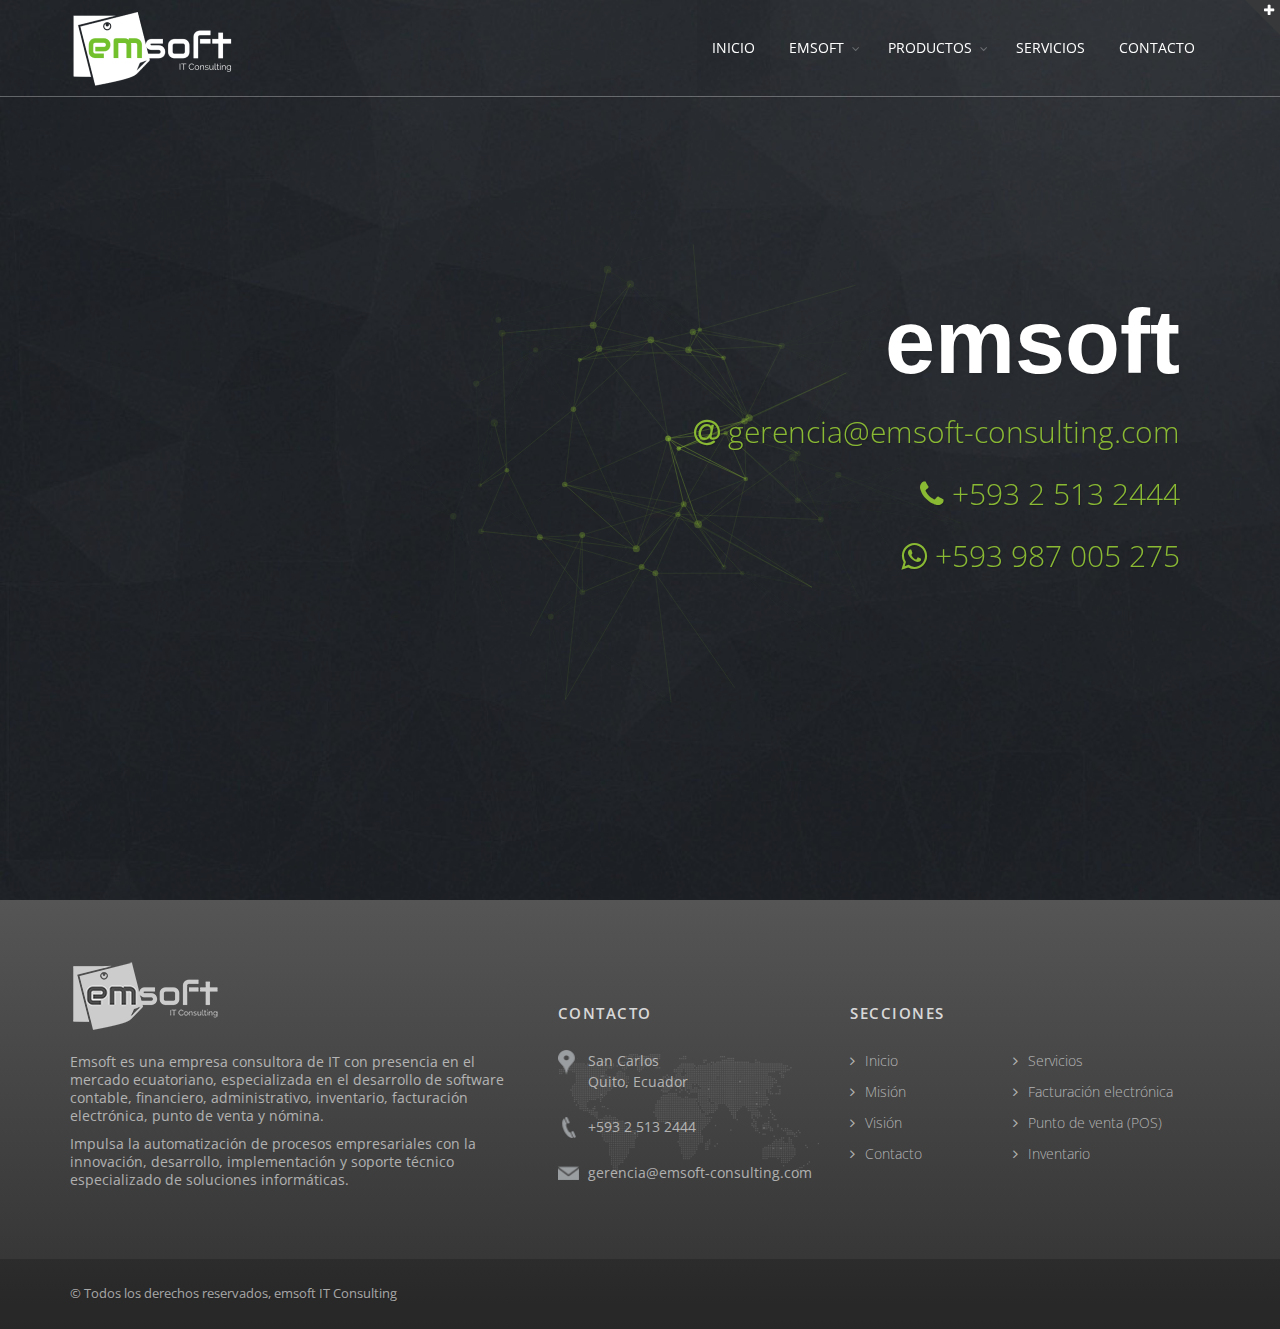
<file: contacto.html>
<!DOCTYPE html>
<html lang="en">
	<head>
		<meta charset="utf-8" />
		<title>Contacto | emsoft IT Consulting</title>
		<meta name="description" content="Emsoft es una empresa consultora de IT con presencia en el mercado ecuatoriano, especializada en el desarrollo de software contable, financiero, administrativo, inventario, facturación electrónica, punto de venta y nómina. Impulsa la automatización de procesos empresariales con la innovación, desarrollo, implementación y soporte técnico especializado de soluciones informáticas." />
		<meta name="keywords" content="emsoft,ecuador,consultora IT,desarrollo de software,contabilidad,administración,inventario,facturación electrónica,punto de venta,POS,ATS,nómina,automatización de procesos,innovación,desarrollo,implementación,soporte técnico,soluciones informáticas, tecnología" />
		<meta name="Author" content="emsoft" />

		<meta name="twitter:card" content="summary_large_image">
		<meta name="twitter:site" content="@emsoft_ec">
		<meta name="twitter:creator" content="@emmacias1">
		<meta property="og:url" content="http://emsoft.com.ec/">
		<meta property="og:title" content="Emsoft - Ingeniería, Software y Sistemas.">
		<meta property="og:description" content="Emsoft es una empresa consultora de IT con presencia en el mercado ecuatoriano, especializada en el desarrollo de software contable, financiero, administrativo, inventario, facturación electrónica, punto de venta y nómina. Impulsa la automatización de procesos empresariales con la innovación, desarrollo, implementación y soporte técnico especializado de soluciones informáticas.">
		<meta property="og:image" content="http://emsoft.com.ec/demo_files/images/emsoft.jpg">

		<!-- mobile settings -->
		<meta name="viewport" content="width=device-width, maximum-scale=1, initial-scale=1, user-scalable=0" />
		<!--[if IE]><meta http-equiv='X-UA-Compatible' content='IE=edge,chrome=1'><![endif]-->

		<!-- WEB FONTS : use %7C instead of | (pipe) -->
		<link href="https://fonts.googleapis.com/css?family=Open+Sans:300,400,600%7CRaleway:300,400,500,600,700%7CLato:300,400,400italic,600,700" rel="stylesheet" type="text/css" />

		<!-- CORE CSS -->
		<link href="assets/plugins/bootstrap/css/bootstrap.min.css" rel="stylesheet" type="text/css" />

		<!-- REVOLUTION SLIDER -->
		<link href="assets/plugins/slider.revolution/css/extralayers.css" rel="stylesheet" type="text/css" />
		<link href="assets/plugins/slider.revolution/css/settings.css" rel="stylesheet" type="text/css" />

		<!-- THEME CSS -->
		<link href="assets/css/essentials.css" rel="stylesheet" type="text/css" />
		<link href="assets/css/layout.css" rel="stylesheet" type="text/css" />

		<!-- PAGE LEVEL SCRIPTS -->
		<link href="assets/css/header-1.css" rel="stylesheet" type="text/css" />
		<link href="assets/css/color_scheme/green.css" rel="stylesheet" type="text/css" id="color_scheme" />

		<link rel="apple-touch-icon" sizes="57x57" href="favicon/apple-icon-57x57.png">
		<link rel="apple-touch-icon" sizes="60x60" href="favicon/apple-icon-60x60.png">
		<link rel="apple-touch-icon" sizes="72x72" href="favicon/apple-icon-72x72.png">
		<link rel="apple-touch-icon" sizes="76x76" href="favicon/apple-icon-76x76.png">
		<link rel="apple-touch-icon" sizes="114x114" href="favicon/apple-icon-114x114.png">
		<link rel="apple-touch-icon" sizes="120x120" href="favicon/apple-icon-120x120.png">
		<link rel="apple-touch-icon" sizes="144x144" href="favicon/apple-icon-144x144.png">
		<link rel="apple-touch-icon" sizes="152x152" href="favicon/apple-icon-152x152.png">
		<link rel="apple-touch-icon" sizes="180x180" href="favicon/apple-icon-180x180.png">
		<link rel="icon" type="image/png" sizes="192x192"  href="favicon/android-icon-192x192.png">
		<link rel="icon" type="image/png" sizes="32x32" href="favicon/favicon-32x32.png">
		<link rel="icon" type="image/png" sizes="96x96" href="favicon/favicon-96x96.png">
		<link rel="icon" type="image/png" sizes="16x16" href="favicon/favicon-16x16.png">
		<link rel="manifest" href="favicon/manifest.json">
		<meta name="msapplication-TileColor" content="#ffffff">
		<meta name="msapplication-TileImage" content="favicon/ms-icon-144x144.png">
		<meta name="theme-color" content="#ffffff">
	</head>

	<!--
		AVAILABLE BODY CLASSES:
		
		smoothscroll 			= create a browser smooth scroll
		enable-animation		= enable WOW animations

		bg-grey					= grey background
		grain-grey				= grey grain background
		grain-blue				= blue grain background
		grain-green				= green grain background
		grain-blue				= blue grain background
		grain-orange			= orange grain background
		grain-yellow			= yellow grain background
		
		boxed 					= boxed layout
		pattern1 ... patern11	= pattern background
		menu-vertical-hide		= hidden, open on click
		
		BACKGROUND IMAGE [together with .boxed class]
		data-background="assets/images/boxed_background/1.jpg"
	-->
	<body class="smoothscroll enable-animation">

		<!-- SLIDE TOP -->
		<div id="slidetop">

			<div class="container">
				
				<div class="row">

					<div class="col-md-4">
						<h6><i class="icon-heart"></i> ¿POR QUÉ emsoft?</h6>
						<p>Emsoft es una empresa consultora de IT con presencia en el mercado ecuatoriano, especializada en el desarrollo de software contable, financiero, administrativo, inventario, facturación electrónica, punto de venta y nómina. Impulsa la automatización de procesos empresariales con la innovación, desarrollo, implementación y soporte técnico especializado de soluciones informáticas.</p>
					</div>

					<div class="col-md-4">
						<h6><i class="icon-star"></i> INFORMACIÓN DE INTERÉS</h6>
						<ul class="list-unstyled">
							<li><a href="servicios.html"><i class="fa fa-angle-right"></i> Servicios</a></li>
							<li><a href="facturacion-electronica.html"><i class="fa fa-angle-right"></i> Facturación electrónica </a></li>
							<li><a href="punto-venta.html"><i class="fa fa-angle-right"></i> Punto de venta (POS)</a></li>
							<li><a href="inventario.html"><i class="fa fa-angle-right"></i> Inventario</a></li>
						</ul>
					</div>

					<div class="col-md-4">
						<h6><i class="icon-envelope"></i> DATOS DE CONTACTO</h6>
						<ul class="list-unstyled">
							<li><b>Dirección:</b> San Carlos, Quito, Ecuador</li>
							<li><b>Teléfono:</b> <a href="tel:59325132444">+593 2 513 2444</a></li>
							<li><b>Email:</b> <a href="mailto:gerencia@emsoft-consulting.com">gerencia@emsoft-consulting.com</a></li>
						</ul>
					</div>

				</div>

			</div>

			<a class="slidetop-toggle" href="#"><!-- toggle button --></a>

		</div>
		<!-- /SLIDE TOP -->


		<!-- wrapper -->
		<div id="wrapper">

			<!-- 
				AVAILABLE HEADER CLASSES

				Default nav height: 96px
				.header-md 		= 70px nav height
				.header-sm 		= 60px nav height

				.b-0 		= remove bottom border (only with transparent use)
				.transparent	= transparent header
				.translucent	= translucent header
				.sticky			= sticky header
				.static			= static header
				.dark			= dark header
				.bottom			= header on bottom
				
				shadow-before-1 = shadow 1 header top
				shadow-after-1 	= shadow 1 header bottom
				shadow-before-2 = shadow 2 header top
				shadow-after-2 	= shadow 2 header bottom
				shadow-before-3 = shadow 3 header top
				shadow-after-3 	= shadow 3 header bottom

				.clearfix		= required for mobile menu, do not remove!

				Example Usage:  class="clearfix sticky header-sm transparent b-0"
			-->
			<div id="header" class="navbar-toggleable-md sticky transparent clearfix">

				<!-- TOP NAV -->
				<header id="topNav">
					<div class="container">

						<!-- Mobile Menu Button -->
						<button class="btn btn-mobile" data-toggle="collapse" data-target=".nav-main-collapse">
							<i class="fa fa-bars"></i>
						</button>

						

						<!-- Logo -->
						<a class="logo float-left" href="index.html">
							<img src="assets/images/logo-emsoft-light.png" alt="Logo de la empresa emsoft" /> <!-- light logo -->
							<img src="assets/images/logo-emsoft-dark.png" alt="Logo de la empresa emsoft" />
						</a>

						<!-- 
							Top Nav 
							
							AVAILABLE CLASSES:
							submenu-dark = dark sub menu
						-->
						<div class="navbar-collapse collapse float-right nav-main-collapse submenu-dark">
							<nav class="nav-main">

								<!--
									NOTE
									
									For a regular link, remove "dropdown" class from LI tag and "dropdown-toggle" class from the href.
									Direct Link Example: 

									<li>
										<a href="#">HOME</a>
									</li>
								-->
								<ul id="topMain" class="nav nav-pills nav-main">
									<li class="dropdown active"><!-- HOME -->
										<a href="index.html">
											INICIO
										</a>
									</li>
									<li class="dropdown"><!-- PAGES -->
										<a class="dropdown-toggle" href="#">
											EMSOFT
										</a>
										<ul class="dropdown-menu">
											<li><a href="mision.html">MISIÓN</a></li>
											<li><a href="vision.html">VISIÓN</a></li>
										</ul>
									</li>
									<li class="dropdown"><!-- FEATURES -->
										<a class="dropdown-toggle" href="#">
											PRODUCTOS
										</a>
										<ul class="dropdown-menu">
											<li><a href="facturacion-electronica.html"><i class="fa fa-file"></i> SISTEMA DE FACTURACIÓN ELECTRÓNICA</a></li>
											<li><a href="punto-venta.html"><i class="fa fa-shopping-cart"></i> PUNTO DE VENTA (POS)</a></li>
											<li><a href="inventario.html"><i class="fa fa-barcode"></i> SISTEMA DE INVENTARIO</a></li>
										</ul>
									</li>
									<li class="dropdown"><!-- PORTFOLIO -->
										<a href="servicios.html">
											SERVICIOS
										</a>
									</li>
									<li class="dropdown"><!-- HOME -->
										<a href="contacto.html">
											CONTACTO
										</a>
									</li>
								</ul>

							</nav>
						</div>

					</div>
				</header>
				<!-- /Top Nav -->

			</div>



			<!-- SLIDER -->
			<section id="slider" class="fullheight" style="background:url('demo_files/images/particles_bg.jpg')">
				<span class="overlay dark-2"><!-- dark overlay [0 to 9 opacity] --></span>

				<canvas id="canvas-particle" data-rgb="138,185,51"><!-- CANVAS PARTICLES --></canvas>

				<div class="display-table">
					<div class="display-table-cell vertical-align-middle">
						
						<div class="container text-right">
							
							<div class="slider-featured-text text-right">
								<h1 class="text-white wow fadeInUp" data-wow-delay="0.4s" style="margin-bottom: 30px;">
									emsoft
								</h1>
								<h3 class="fw-300 text-white wow fadeInUp" data-wow-delay="0.8s">
									<i class="fa fa-at" style="color: #8AB933 !important;"></i> <a href="mailto:gerencia@emsoft-consulting.com" style="color: #8AB933 !important;">gerencia@emsoft-consulting.com</a>
								</h3>

								<h3 class="fw-300 text-white wow fadeInUp" data-wow-delay="0.8s">
									<i class="fa fa-phone" style="color: #8AB933 !important;"></i> <a href="tel:59325132444" style="color: #8AB933 !important;">+593 2 513 2444</a>
								</h3>

								<h3 class="fw-300 text-white wow fadeInUp" data-wow-delay="0.8s">
									<i class="fa fa-whatsapp" style="color: #8AB933 !important;"></i> <a href="tel:593987005275" style="color: #8AB933 !important;">+593 987 005 275</a>
								</h3>
							</div>
						</div>

					</div>
				</div>

			</section>
			<!-- /SLIDER -->

			<!-- FOOTER -->
			<footer id="footer">
					<div class="container">
	
						<div class="row">
							
							<div class="col-md-5">
								<!-- Footer Logo -->
								<img class="footer-logo" src="assets/images/logo-emsoft-footer.png" alt="Logo de la empresa emsoft" />
	
								<!-- Small Description -->
								<p style="margin-bottom: 10px;">Emsoft es una empresa consultora de IT con presencia en el mercado ecuatoriano, especializada en el desarrollo de software contable, financiero, administrativo, inventario, facturación electrónica, punto de venta y nómina.</p>
								<p style="margin-bottom: 10px;">Impulsa la automatización de procesos empresariales con la innovación, desarrollo, implementación y soporte técnico especializado de soluciones informáticas.</p>
	
							</div>
	
							<div class="col-md-3">
								<br /><br />
								<!-- Contact Address -->
								<h4 class="letter-spacing-1">CONTACTO</h4>
								
								<address>
									<ul class="list-unstyled">
										<li class="footer-sprite address">
											San Carlos<br>
											Quito, Ecuador<br>
										</li>
										<li class="footer-sprite phone">
											+593 2 513 2444
										</li>
										<li class="footer-sprite email">
											<a href="mailto:gerencia@emsoft-consulting.com">gerencia@emsoft-consulting.com</a>
										</li>
									</ul>
								</address>
								<!-- /Contact Address -->
	
							</div>
	
							<div class="col-md-4">
								<br /><br />
								<!-- Links -->
								<h4 class="letter-spacing-1">SECCIONES</h4>
								<div class="row">
									<div class="col-md-5">
										<ul class="footer-links list-unstyled">
											<li><a href="index.html">Inicio</a></li>
											<li><a href="mision.html">Misión</a></li>
											<li><a href="vision.html">Visión</a></li>
											<li><a href="contacto.html">Contacto</a></li>
										</ul>
									</div>
									<div class="col-md-7">
										<ul class="footer-links list-unstyled">
											<li><a href="servicios.html">Servicios</a></li>
											<li><a href="facturacion-electronica.html">Facturación electrónica</a></li>
											<li><a href="punto-venta.html">Punto de venta (POS)</a></li>
											<li><a href="inventario.html">Inventario</a></li>
										</ul>
									</div>
								</div>
								<!-- /Links -->
	
								<!-- Social Icons -->
								<!--<div class="mt-20 text-align-center">
									<a href="#" class="social-icon social-icon-border social-facebook float-left" data-toggle="tooltip" data-placement="top" title="Facebook">
	
										<i class="icon-facebook"></i>
										<i class="icon-facebook"></i>
									</a>
	
									<a href="#" class="social-icon social-icon-border social-twitter float-left" data-toggle="tooltip" data-placement="top" title="Twitter">
										<i class="icon-twitter"></i>
										<i class="icon-twitter"></i>
									</a>
	
									<a href="#" class="social-icon social-icon-border social-gplus float-left" data-toggle="tooltip" data-placement="top" title="Google plus">
										<i class="icon-gplus"></i>
										<i class="icon-gplus"></i>
									</a>
	
									<a href="#" class="social-icon social-icon-border social-linkedin float-left" data-toggle="tooltip" data-placement="top" title="Linkedin">
										<i class="icon-linkedin"></i>
										<i class="icon-linkedin"></i>
									</a>
						
								</div> -->
								<!-- /Social Icons -->
	
							</div>
	
						</div>
	
					</div>
	
					<div class="copyright">
						<div class="container">
							&copy; Todos los derechos reservados, emsoft IT Consulting
						</div>
					</div>
				</footer>
				<!-- /FOOTER -->

		</div>
		<!-- /wrapper -->


		<!-- SCROLL TO TOP -->
		<a href="#" id="toTop"></a>


		<!-- PRELOADER -->
		<div id="preloader">
			<div class="inner">
				<span class="loader"></span>
			</div>
		</div><!-- /PRELOADER -->


		<!-- JAVASCRIPT FILES -->
		<script>var plugin_path = 'assets/plugins/';</script>
		<script src="assets/plugins/jquery/jquery-3.3.1.min.js"></script>

		<script src="assets/js/scripts.js"></script>
		
		<!-- STYLESWITCHER - REMOVE -->
		

		<!-- REVOLUTION SLIDER -->
		<script src="assets/plugins/slider.revolution/js/jquery.themepunch.tools.min.js"></script>
		<script src="assets/plugins/slider.revolution/js/jquery.themepunch.revolution.min.js"></script>
		<script src="assets/js/view/demo.revolution_slider.js"></script>

		<!-- PARTICLE EFFECT -->
		<script src="assets/plugins/effects/canvas.particles.js"></script>

	</body>
</html>
</file>
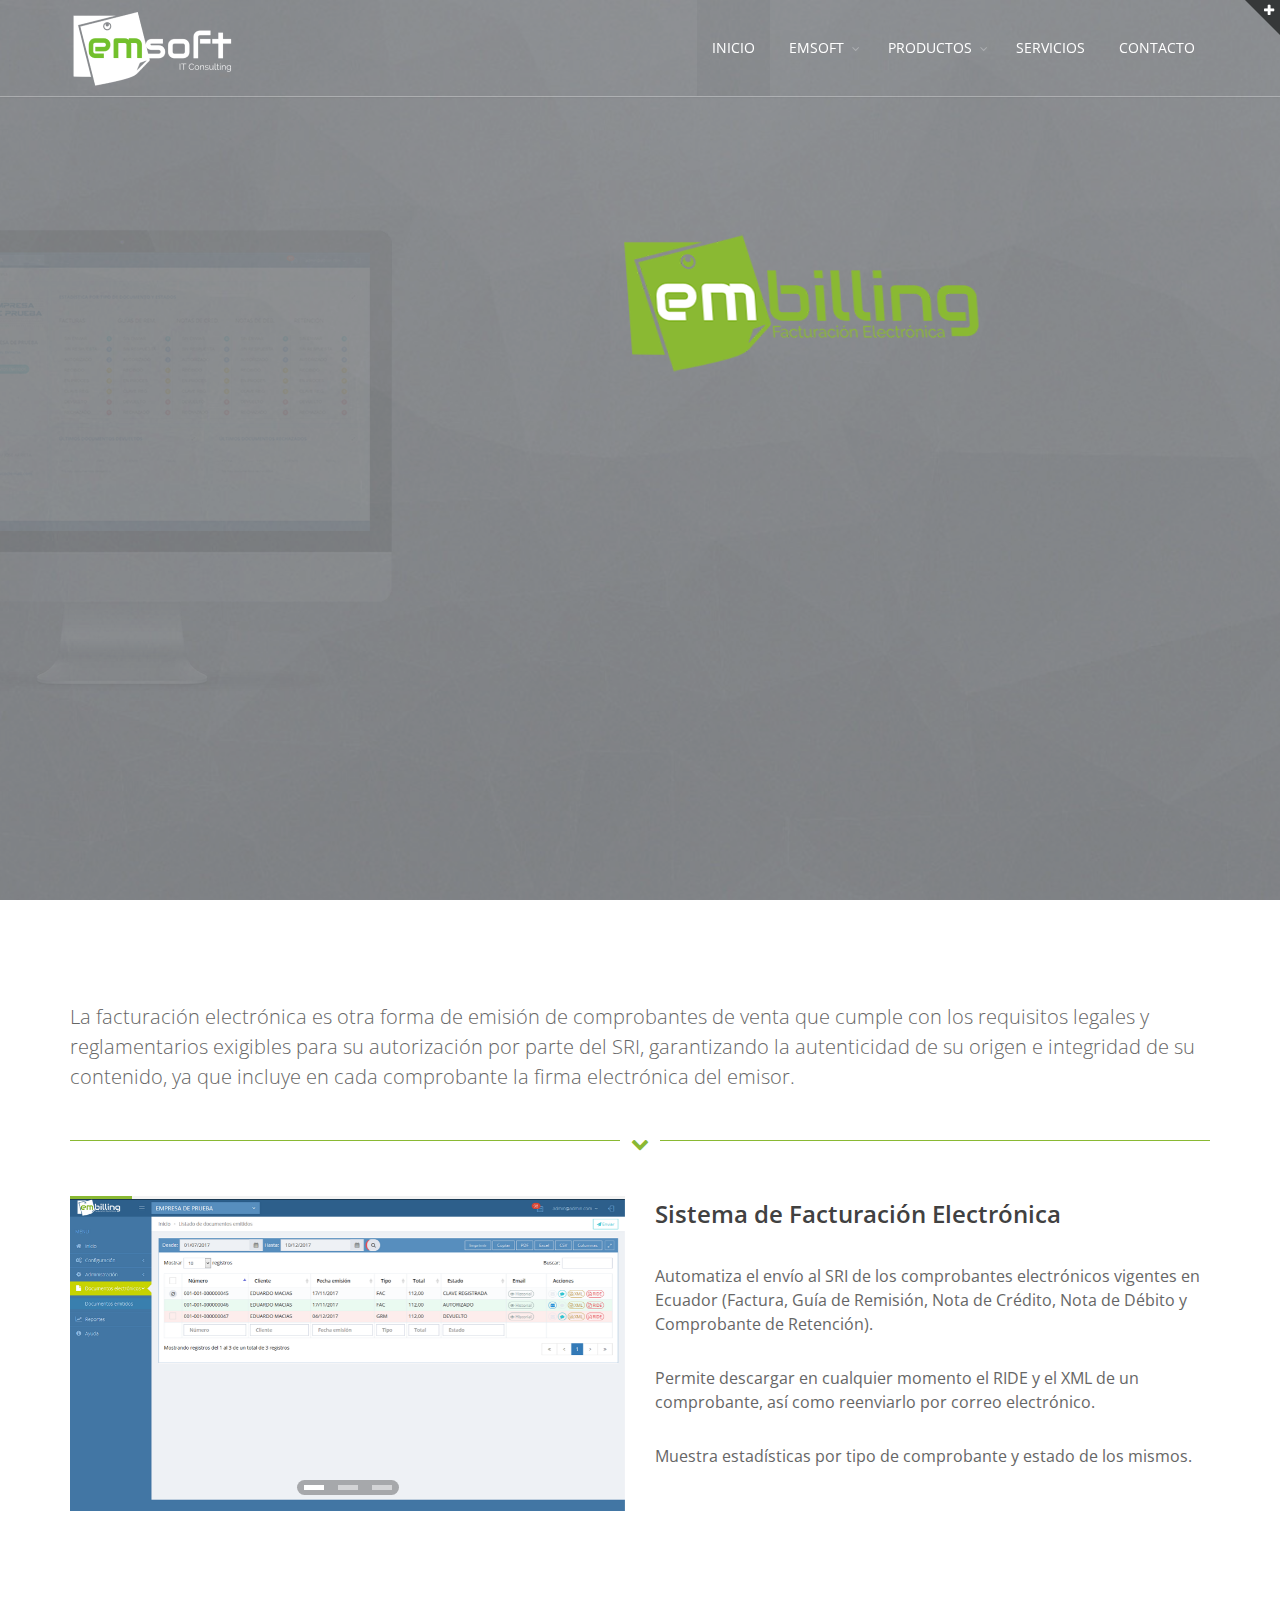
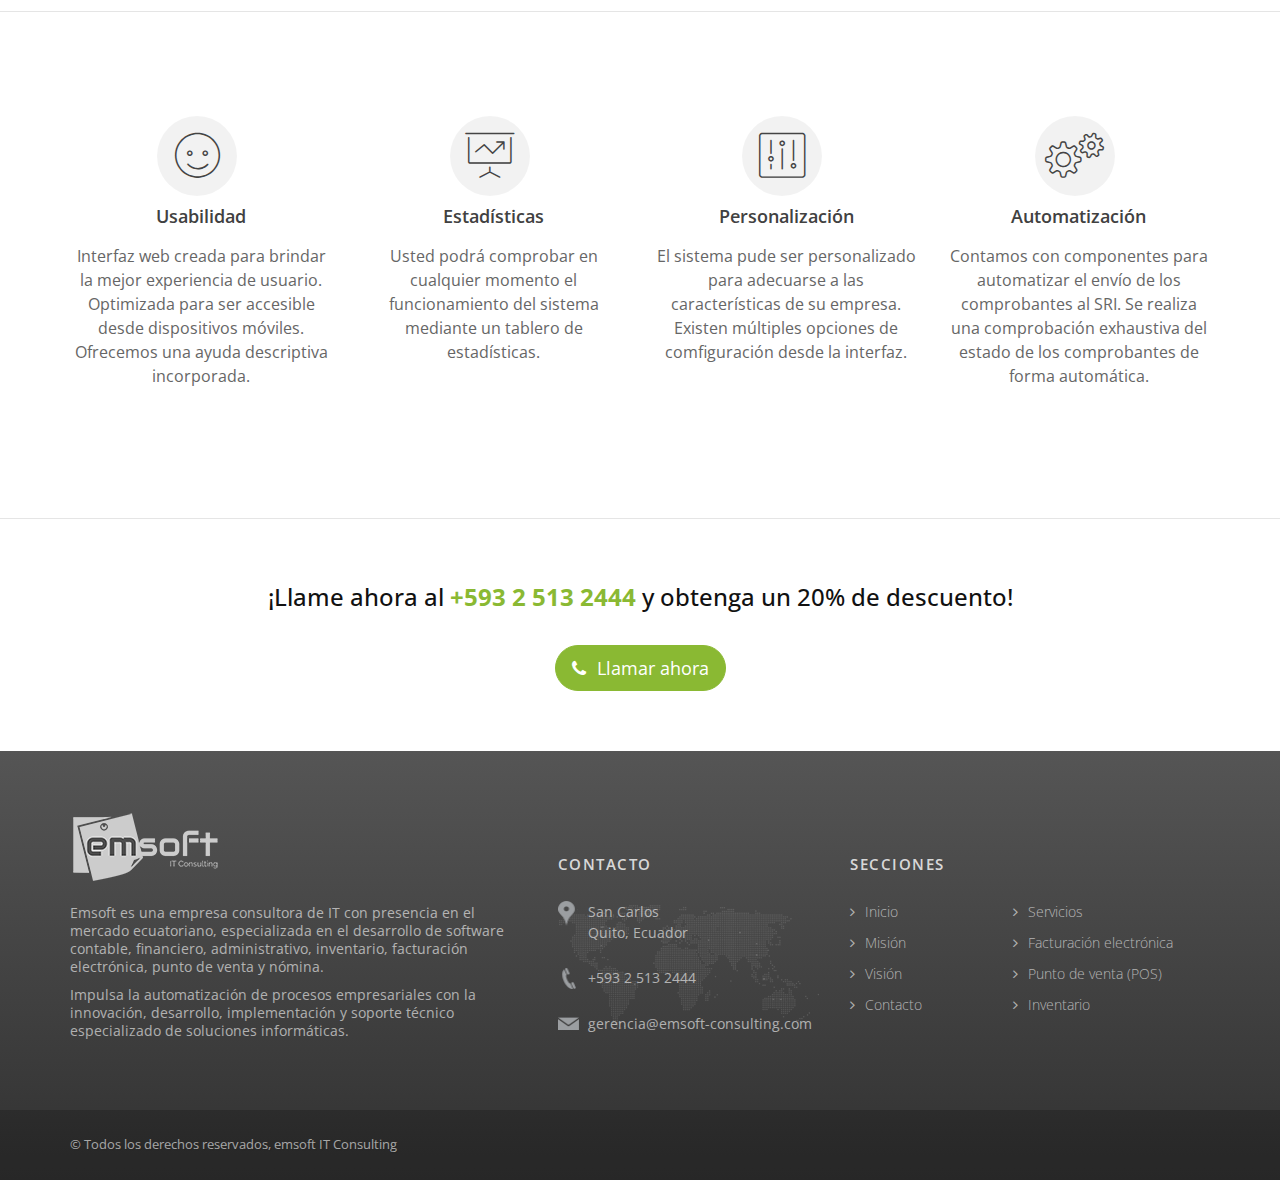
<file: facturacion-electronica.html>
<!DOCTYPE html>
<html lang="en">
	<head>
		<meta charset="utf-8" />
		<title>Software de Facturación Electrónica | emsoft IT Consulting</title>
		<meta name="description" content="Emsoft es una empresa consultora de IT con presencia en el mercado ecuatoriano, especializada en el desarrollo de software contable, financiero, administrativo, inventario, facturación electrónica, punto de venta y nómina. Impulsa la automatización de procesos empresariales con la innovación, desarrollo, implementación y soporte técnico especializado de soluciones informáticas." />
		<meta name="keywords" content="emsoft,ecuador,consultora IT,desarrollo de software,contabilidad,administración,inventario,facturación electrónica,punto de venta,POS,ATS,nómina,automatización de procesos,innovación,desarrollo,implementación,soporte técnico,soluciones informáticas, tecnología" />
		<meta name="Author" content="emsoft" />

		<meta name="twitter:card" content="summary_large_image">
		<meta name="twitter:site" content="@emsoft_ec">
		<meta name="twitter:creator" content="@emmacias1">
		<meta property="og:url" content="http://emsoft.com.ec/">
		<meta property="og:title" content="Emsoft - Ingeniería, Software y Sistemas.">
		<meta property="og:description" content="Emsoft es una empresa consultora de IT con presencia en el mercado ecuatoriano, especializada en el desarrollo de software contable, financiero, administrativo, inventario, facturación electrónica, punto de venta y nómina. Impulsa la automatización de procesos empresariales con la innovación, desarrollo, implementación y soporte técnico especializado de soluciones informáticas.">
		<meta property="og:image" content="http://emsoft.com.ec/demo_files/images/emsoft.jpg">

		<!-- mobile settings -->
		<meta name="viewport" content="width=device-width, maximum-scale=1, initial-scale=1, user-scalable=0" />
		<!--[if IE]><meta http-equiv='X-UA-Compatible' content='IE=edge,chrome=1'><![endif]-->

		<!-- WEB FONTS : use %7C instead of | (pipe) -->
		<link href="https://fonts.googleapis.com/css?family=Open+Sans:300,400,600%7CRaleway:300,400,500,600,700%7CLato:300,400,400italic,600,700" rel="stylesheet" type="text/css" />

		<!-- CORE CSS -->
		<link href="assets/plugins/bootstrap/css/bootstrap.min.css" rel="stylesheet" type="text/css" />

		<!-- REVOLUTION SLIDER -->
		<link href="assets/plugins/slider.revolution/css/extralayers.css" rel="stylesheet" type="text/css" />
		<link href="assets/plugins/slider.revolution/css/settings.css" rel="stylesheet" type="text/css" />

		<!-- THEME CSS -->
		<link href="assets/css/essentials.css" rel="stylesheet" type="text/css" />
		<link href="assets/css/layout.css" rel="stylesheet" type="text/css" />

		<!-- PAGE LEVEL SCRIPTS -->
		<link href="assets/css/header-1.css" rel="stylesheet" type="text/css" />
		<link href="assets/css/color_scheme/green.css" rel="stylesheet" type="text/css" id="color_scheme" />

		<link rel="apple-touch-icon" sizes="57x57" href="favicon/apple-icon-57x57.png">
		<link rel="apple-touch-icon" sizes="60x60" href="favicon/apple-icon-60x60.png">
		<link rel="apple-touch-icon" sizes="72x72" href="favicon/apple-icon-72x72.png">
		<link rel="apple-touch-icon" sizes="76x76" href="favicon/apple-icon-76x76.png">
		<link rel="apple-touch-icon" sizes="114x114" href="favicon/apple-icon-114x114.png">
		<link rel="apple-touch-icon" sizes="120x120" href="favicon/apple-icon-120x120.png">
		<link rel="apple-touch-icon" sizes="144x144" href="favicon/apple-icon-144x144.png">
		<link rel="apple-touch-icon" sizes="152x152" href="favicon/apple-icon-152x152.png">
		<link rel="apple-touch-icon" sizes="180x180" href="favicon/apple-icon-180x180.png">
		<link rel="icon" type="image/png" sizes="192x192"  href="favicon/android-icon-192x192.png">
		<link rel="icon" type="image/png" sizes="32x32" href="favicon/favicon-32x32.png">
		<link rel="icon" type="image/png" sizes="96x96" href="favicon/favicon-96x96.png">
		<link rel="icon" type="image/png" sizes="16x16" href="favicon/favicon-16x16.png">
		<link rel="manifest" href="favicon/manifest.json">
		<meta name="msapplication-TileColor" content="#ffffff">
		<meta name="msapplication-TileImage" content="favicon/ms-icon-144x144.png">
		<meta name="theme-color" content="#ffffff">
	</head>

	<!--
		AVAILABLE BODY CLASSES:
		
		smoothscroll 			= create a browser smooth scroll
		enable-animation		= enable WOW animations

		bg-grey					= grey background
		grain-grey				= grey grain background
		grain-blue				= blue grain background
		grain-green				= green grain background
		grain-blue				= blue grain background
		grain-orange			= orange grain background
		grain-yellow			= yellow grain background
		
		boxed 					= boxed layout
		pattern1 ... patern11	= pattern background
		menu-vertical-hide		= hidden, open on click
		
		BACKGROUND IMAGE [together with .boxed class]
		data-background="assets/images/boxed_background/1.jpg"
	-->
	<body class="smoothscroll enable-animation">

		<!-- SLIDE TOP -->
		<div id="slidetop">

			<div class="container">
				
				<div class="row">

					<div class="col-md-4">
						<h6><i class="icon-heart"></i> ¿POR QUÉ emsoft?</h6>
						<p>Emsoft es una empresa consultora de IT con presencia en el mercado ecuatoriano, especializada en el desarrollo de software contable, financiero, administrativo, inventario, facturación electrónica, punto de venta y nómina. Impulsa la automatización de procesos empresariales con la innovación, desarrollo, implementación y soporte técnico especializado de soluciones informáticas.</p>
					</div>

					<div class="col-md-4">
						<h6><i class="icon-star"></i> INFORMACIÓN DE INTERÉS</h6>
						<ul class="list-unstyled">
							<li><a href="servicios.html"><i class="fa fa-angle-right"></i> Servicios</a></li>
							<li><a href="facturacion-electronica.html"><i class="fa fa-angle-right"></i> Facturación electrónica </a></li>
							<li><a href="punto-venta.html"><i class="fa fa-angle-right"></i> Punto de venta (POS)</a></li>
							<li><a href="inventario.html"><i class="fa fa-angle-right"></i> Inventario</a></li>
						</ul>
					</div>

					<div class="col-md-4">
						<h6><i class="icon-envelope"></i> DATOS DE CONTACTO</h6>
						<ul class="list-unstyled">
							<li><b>Dirección:</b> San Carlos, Quito, Ecuador</li>
							<li><b>Teléfono:</b> <a href="tel:59325132444">+593 2 513 2444</a></li>
							<li><b>Email:</b> <a href="mailto:gerencia@emsoft-consulting.com">gerencia@emsoft-consulting.com</a></li>
						</ul>
					</div>

				</div>

			</div>

			<a class="slidetop-toggle" href="#"><!-- toggle button --></a>

		</div>
		<!-- /SLIDE TOP -->


		<!-- wrapper -->
		<div id="wrapper">

			<!-- 
				AVAILABLE HEADER CLASSES

				Default nav height: 96px
				.header-md 		= 70px nav height
				.header-sm 		= 60px nav height

				.b-0 		= remove bottom border (only with transparent use)
				.transparent	= transparent header
				.translucent	= translucent header
				.sticky			= sticky header
				.static			= static header
				.dark			= dark header
				.bottom			= header on bottom
				
				shadow-before-1 = shadow 1 header top
				shadow-after-1 	= shadow 1 header bottom
				shadow-before-2 = shadow 2 header top
				shadow-after-2 	= shadow 2 header bottom
				shadow-before-3 = shadow 3 header top
				shadow-after-3 	= shadow 3 header bottom

				.clearfix		= required for mobile menu, do not remove!

				Example Usage:  class="clearfix sticky header-sm transparent b-0"
			-->
			<div id="header" class="navbar-toggleable-md sticky transparent clearfix">

					<!-- TOP NAV -->
					<header id="topNav">
						<div class="container">
	
							<!-- Mobile Menu Button -->
							<button class="btn btn-mobile" data-toggle="collapse" data-target=".nav-main-collapse">
								<i class="fa fa-bars"></i>
							</button>						
	
							<!-- Logo -->
							<a class="logo float-left" href="index.html">
								<img src="assets/images/logo-emsoft-light.png" alt="Logo de la empresa emsoft" /> <!-- light logo -->
								<img src="assets/images/logo-emsoft-dark.png" alt="Logo de la empresa emsoft" />
							</a>
	
							<!-- 
								Top Nav 
								
								AVAILABLE CLASSES:
								submenu-dark = dark sub menu
							-->
							<div class="navbar-collapse collapse float-right nav-main-collapse submenu-dark">
								<nav class="nav-main">
	
									<!--
										NOTE
										
										For a regular link, remove "dropdown" class from LI tag and "dropdown-toggle" class from the href.
										Direct Link Example: 
	
										<li>
											<a href="#">HOME</a>
										</li>
									-->
									<ul id="topMain" class="nav nav-pills nav-main">
										<li class="dropdown active"><!-- HOME -->
											<a href="index.html">
												INICIO
											</a>
										</li>
										<li class="dropdown"><!-- PAGES -->
											<a class="dropdown-toggle" href="#">
												EMSOFT
											</a>
											<ul class="dropdown-menu">
												<li><a href="mision.html">MISIÓN</a></li>
												<li><a href="vision.html">VISIÓN</a></li>
											</ul>
										</li>
										<li class="dropdown"><!-- FEATURES -->
											<a class="dropdown-toggle" href="#">
												PRODUCTOS
											</a>
											<ul class="dropdown-menu">
												<li><a href="facturacion-electronica.html"><i class="fa fa-file"></i> SISTEMA DE FACTURACIÓN ELECTRÓNICA</a></li>
												<li><a href="punto-venta.html"><i class="fa fa-shopping-cart"></i> PUNTO DE VENTA (POS)</a></li>
												<li><a href="inventario.html"><i class="fa fa-barcode"></i> SISTEMA DE INVENTARIO</a></li>
											</ul>
										</li>
										<li class="dropdown"><!-- PORTFOLIO -->
											<a href="servicios.html">
												SERVICIOS
											</a>
										</li>
										<li class="dropdown"><!-- HOME -->
											<a href="contacto.html">
												CONTACTO
											</a>
										</li>
									</ul>
	
								</nav>
							</div>
	
						</div>
					</header>
					<!-- /Top Nav -->
	
			</div>
	
	
	
			<!-- REVOLUTION SLIDER -->
			<section id="slider" class="fullwidthbanner-container roundedcorners">
				<!--
				Navigation Styles:
				
					data-navigationStyle="" theme default navigation
					
					data-navigationStyle="preview1"
					data-navigationStyle="preview2"
					data-navigationStyle="preview3"
					data-navigationStyle="preview4"
					
				Bottom Shadows
					data-shadow="1"
					data-shadow="2"
					data-shadow="3"
					
				Slider Height (do not use on fullscreen mode)
					data-height="300"
					data-height="350"
					data-height="400"
					data-height="450"
					data-height="500"
					data-height="550"
					data-height="600"
					data-height="650"
					data-height="700"
					data-height="750"
					data-height="800"
				-->
				
				<div class="fullscreenbanner" data-navigationStyle="preview4">	
					<ul class="hide">

						<!-- SLIDE  -->
						<li data-transition="fade" data-slotamount="1" data-masterspeed="1500" data-delay="10000" data-saveperformance="off" data-title="Sistema de Facturación Electrónica" style="background-color: #F6F6F6;">

							<img src="demo_files/images/particles_bg.jpg" alt="video" data-bgposition="top center" data-bgfit="cover" data-bgrepeat="no-repeat">

							<div class="tp-caption customin ltl tp-resizeme revo-slider-caps-text uppercase"
								data-x="left" data-hoffset="0"
								data-y="130"
								data-customin="x:-200;y:0;z:0;rotationZ:0;scaleX:1;scaleY:1;skewX:0;skewY:0;opacity:0;transformPerspective:200;transformOrigin:50% 0%;"
								data-speed="400"
								data-start="1000"
								data-easing="easeOutQuad"
								data-splitin="none"
								data-splitout="none"
								data-elementdelay="0.01"
								data-endelementdelay="0.1"
								data-endspeed="1000"
								data-endeasing="Power4.easeIn">
								<img src="demo_files/images/app-facturacion-electronica.png" alt="Software de facturación electrónica para Ecuador">
							</div>

							<div class="tp-caption skewfromrightshort customout font-open-sans"
								data-x="645"
								data-y="130"
								data-customout="x:0;y:0;z:0;rotationX:0;rotationY:0;rotationZ:0;scaleX:0.75;scaleY:0.75;skewX:0;skewY:0;opacity:0;transformPerspective:600;transformOrigin:50% 50%;"
								data-speed="500"
								data-start="800"
								data-easing="Back.easeOut"
								data-endspeed="500"
								data-endeasing="Power4.easeIn"
								data-captionhidden="off"
								style="z-index: 4; font-weight:bold;">
								<img src="demo_files/images/embilling-logo.png" alt="Software de facturación electrónica para Ecuador" />
							</div>

							<div class="tp-caption ltl customin customout small_light_white font-lato"
								data-x="650"
								data-y="295"
								data-customin="x:0;y:150;z:0;rotationZ:0;scaleX:1.3;scaleY:1;skewX:0;skewY:0;opacity:0;transformPerspective:200;transformOrigin:50% 0%;"
								data-speed="500"
								data-start="1300"
								data-easing="easeOutQuad"
								data-splitin="none"
								data-splitout="none"
								data-elementdelay="0.01"
								data-endelementdelay="0.1"
								data-endspeed="500"
								data-endeasing="Power4.easeIn" style=" color: #fff; font-size:20px; max-width: 550px; white-space: normal; text-shadow:none;">
								Sistema de Facturación Electrónica con soporte completo para: Facturas (Exportación, Subsidio y Reembolso), Guías de Remisión, Retenciones, Notas de Crédito y Notas de Débito.<br />
								<strong>¡Multiempresa y multiusuario!</strong>
							</div>

							
							<div class="tp-caption large_bold_darkblue skewfromleftshort customout"
								data-x="650" data-hoffset="-90"
								data-y="430"
								data-customout="x:0;y:0;z:0;rotationX:0;rotationY:0;rotationZ:0;scaleX:0.75;scaleY:0.75;skewX:0;skewY:0;opacity:0;transformPerspective:600;transformOrigin:50% 50%;"
								data-speed="500"
								data-start="1600"
								data-easing="Back.easeOut"
								data-endspeed="500"
								data-endeasing="Power4.easeIn"
								data-captionhidden="off"
								style="z-index: 10; text-shadow:none; color: #8AB933;">100+
							</div>

							<div class="tp-caption block_theme_color sfl tp-resizeme"
								data-x="650" data-hoffset="-90"
								data-y="490"
								data-customout="x:0;y:0;z:0;rotationX:0;rotationY:0;rotationZ:0;scaleX:0.75;scaleY:0.75;skewX:0;skewY:0;opacity:0;transformPerspective:600;transformOrigin:50% 50%;"
								data-speed="500"
								data-start="1650"
								data-easing="Back.easeOut"
								data-endspeed="500"
								data-endeasing="Power4.easeIn"
								data-captionhidden="off"
								style="z-index: 5; max-width: auto; max-height: auto; white-space: nowrap;">Comprobantes por minuto
							</div>

						</li>

					</ul>
				</div>
			</section>
			<!-- /REVOLUTION SLIDER -->


			<!-- -->
			<section>
				<div class="container">
					
					<p class="lead">La facturación electrónica es otra forma de emisión de comprobantes de venta que cumple con los requisitos legales y reglamentarios exigibles para su autorización por parte del SRI, garantizando la autenticidad de su origen e integridad de su contenido, ya que incluye en cada comprobante la firma electrónica del emisor.</p>
					
					<div class="divider divider-center divider-color"><!-- divider -->
						<i class="fa fa-chevron-down"></i>
					</div>

					<!-- BORN TO BE A WINNER -->
					<article class="row">
						<div class="col-md-6">
							<!-- OWL SLIDER -->
							<div class="owl-carousel buttons-autohide controlls-over m-0" data-plugin-options='{"items": 1, "autoHeight": true, "navigation": true, "pagination": true, "transitionStyle":"backSlide", "progressBar":"true"}'>
								<div>
									<img class="img-fluid" src="demo_files/images/mockups/800x553/app-facturacion-electronica-01.png" alt="Software de facturación electrónica para Ecuador">
								</div>
								<div>
									<img class="img-fluid" src="demo_files/images/mockups/800x553/app-facturacion-electronica-02.png" alt="Software de facturación electrónica para Ecuador">
								</div>
								<div>
									<img class="img-fluid" src="demo_files/images/mockups/800x553/app-facturacion-electronica-03.png" alt="Software de facturación electrónica para Ecuador">
								</div>
							</div>
							<!-- /OWL SLIDER -->
						</div>
						<div class="col-md-6">
							<h3>Sistema de Facturación Electrónica</h3>
							<p>Automatiza el envío al SRI de los comprobantes electrónicos vigentes en Ecuador (Factura, Guía de Remisión, Nota de Crédito, Nota de Débito y Comprobante de Retención).</p>
							
							<p>Permite descargar en cualquier momento el RIDE y el XML de un comprobante, así como reenviarlo por correo electrónico.</p>
							
							<p>Muestra estadísticas por tipo de comprobante y estado de los mismos.</p>
						</div>
					</article>
					<!-- /BORN TO BE A WINNER -->

				</div>
			</section>
			<!-- / -->




			<!-- -->
			<section>
				<div class="container">

					<!-- FEATURED BOXES 3 -->
					<div class="row">
						<div class="col-md-3 col-6">
							<div class="text-center">
								<i class="ico-light ico-lg ico-rounded ico-hover et-happy"></i>
								<h4>Usabilidad</h4>
								<p>Interfaz web creada para brindar la mejor experiencia de usuario. Optimizada para ser accesible desde dispositivos móviles. Ofrecemos una ayuda descriptiva incorporada.</p>
							</div>
						</div>
						<div class="col-md-3 col-6">
							<div class="text-center">
								<i class="ico-light ico-lg ico-rounded ico-hover et-presentation"></i>
								<h4>Estadísticas</h4>
								<p>Usted podrá comprobar en cualquier momento el funcionamiento del sistema mediante un tablero de estadísticas.</p>
							</div>
						</div>
						<div class="col-md-3 col-6">
							<div class="text-center">
								<i class="ico-light ico-lg ico-rounded ico-hover et-adjustments"></i>
								<h4>Personalización</h4>
								<p>El sistema pude ser personalizado para adecuarse a las características de su empresa. Existen múltiples opciones de comfiguración desde la interfaz.</p>
							</div>
						</div>
						<div class="col-md-3 col-6">
							<div class="text-center">
								<i class="ico-light ico-lg ico-rounded ico-hover et-gears"></i>
								<h4>Automatización</h4>
								<p>Contamos con componentes para automatizar el envío de los comprobantes al SRI. Se realiza una comprobación exhaustiva del estado de los comprobantes de forma automática.</p>
							</div>
						</div>
					</div>
					<!-- /FEATURED BOXES 3 -->

				</div>
			</section>
			<!-- / -->



			<!-- 
			CALLOUT

			FULLWIDTH: OUTSIDE OF <section> 

				Available Classes:
				alert-default
				alert-info
				alert-warning
				alert-danger
				alert-success
				alert-dark
			-->

			<div class="callout alert alert-transparent b-0 rad-0 m-0 pt-60 pb-60 clearfix">

				<div class="text-center">

					<h3>¡Llame ahora al <span><strong>+593 2 513 2444</strong></span> y obtenga un 20% de descuento!</h3>
					
					<a href="tel:59325132444" rel="nofollow" class="btn btn-primary btn-lg btn-round mt-30"><i class="fa fa-phone"></i> Llamar ahora</a>
				</div>

			</div>
			<!-- /CALLOUT -->


			<!-- FOOTER -->
			<footer id="footer">
					<div class="container">
	
						<div class="row">
							
							<div class="col-md-5">
								<!-- Footer Logo -->
								<img class="footer-logo" src="assets/images/logo-emsoft-footer.png" alt="Logo de la empresa emsoft" />
	
								<!-- Small Description -->
								<p style="margin-bottom: 10px;">Emsoft es una empresa consultora de IT con presencia en el mercado ecuatoriano, especializada en el desarrollo de software contable, financiero, administrativo, inventario, facturación electrónica, punto de venta y nómina.</p>
								<p style="margin-bottom: 10px;">Impulsa la automatización de procesos empresariales con la innovación, desarrollo, implementación y soporte técnico especializado de soluciones informáticas.</p>
	
							</div>
	
							<div class="col-md-3">
								<br /><br />
								<!-- Contact Address -->
								<h4 class="letter-spacing-1">CONTACTO</h4>
								
								<address>
									<ul class="list-unstyled">
										<li class="footer-sprite address">
											San Carlos<br>
											Quito, Ecuador<br>
										</li>
										<li class="footer-sprite phone">
											+593 2 513 2444
										</li>
										<li class="footer-sprite email">
											<a href="mailto:gerencia@emsoft-consulting.com">gerencia@emsoft-consulting.com</a>
										</li>
									</ul>
								</address>
								<!-- /Contact Address -->
	
							</div>
	
							<div class="col-md-4">
								<br /><br />
								<!-- Links -->
								<h4 class="letter-spacing-1">SECCIONES</h4>
								<div class="row">
									<div class="col-md-5">
										<ul class="footer-links list-unstyled">
											<li><a href="index.html">Inicio</a></li>
											<li><a href="mision.html">Misión</a></li>
											<li><a href="vision.html">Visión</a></li>
											<li><a href="contacto.html">Contacto</a></li>
										</ul>
									</div>
									<div class="col-md-7">
										<ul class="footer-links list-unstyled">
											<li><a href="servicios.html">Servicios</a></li>
											<li><a href="facturacion-electronica.html">Facturación electrónica</a></li>
											<li><a href="punto-venta.html">Punto de venta (POS)</a></li>
											<li><a href="inventario.html">Inventario</a></li>
										</ul>
									</div>
								</div>
								<!-- /Links -->
	
								<!-- Social Icons -->
								<!--<div class="mt-20 text-align-center">
									<a href="#" class="social-icon social-icon-border social-facebook float-left" data-toggle="tooltip" data-placement="top" title="Facebook">
	
										<i class="icon-facebook"></i>
										<i class="icon-facebook"></i>
									</a>
	
									<a href="#" class="social-icon social-icon-border social-twitter float-left" data-toggle="tooltip" data-placement="top" title="Twitter">
										<i class="icon-twitter"></i>
										<i class="icon-twitter"></i>
									</a>
	
									<a href="#" class="social-icon social-icon-border social-gplus float-left" data-toggle="tooltip" data-placement="top" title="Google plus">
										<i class="icon-gplus"></i>
										<i class="icon-gplus"></i>
									</a>
	
									<a href="#" class="social-icon social-icon-border social-linkedin float-left" data-toggle="tooltip" data-placement="top" title="Linkedin">
										<i class="icon-linkedin"></i>
										<i class="icon-linkedin"></i>
									</a>
						
								</div> -->
								<!-- /Social Icons -->
	
							</div>
	
						</div>
	
					</div>
	
					<div class="copyright">
						<div class="container">
							&copy; Todos los derechos reservados, emsoft IT Consulting
						</div>
					</div>
				</footer>
				<!-- /FOOTER -->

		</div>
		<!-- /wrapper -->


		<!-- SCROLL TO TOP -->
		<a href="#" id="toTop"></a>


		<!-- PRELOADER -->
		<div id="preloader">
			<div class="inner">
				<span class="loader"></span>
			</div>
		</div><!-- /PRELOADER -->


		<!-- JAVASCRIPT FILES -->
		<script>var plugin_path = 'assets/plugins/';</script>
		<script src="assets/plugins/jquery/jquery-3.3.1.min.js"></script>

		<script src="assets/js/scripts.js"></script>
		
		<!-- STYLESWITCHER - REMOVE -->
		

		<!-- REVOLUTION SLIDER -->
		<script src="assets/plugins/slider.revolution/js/jquery.themepunch.tools.min.js"></script>
		<script src="assets/plugins/slider.revolution/js/jquery.themepunch.revolution.min.js"></script>
		<script src="assets/js/view/demo.revolution_slider.js"></script>

		<!-- PARTICLE EFFECT -->
		<script src="assets/plugins/effects/canvas.particles.js"></script>
	</body>
</html>
</file>
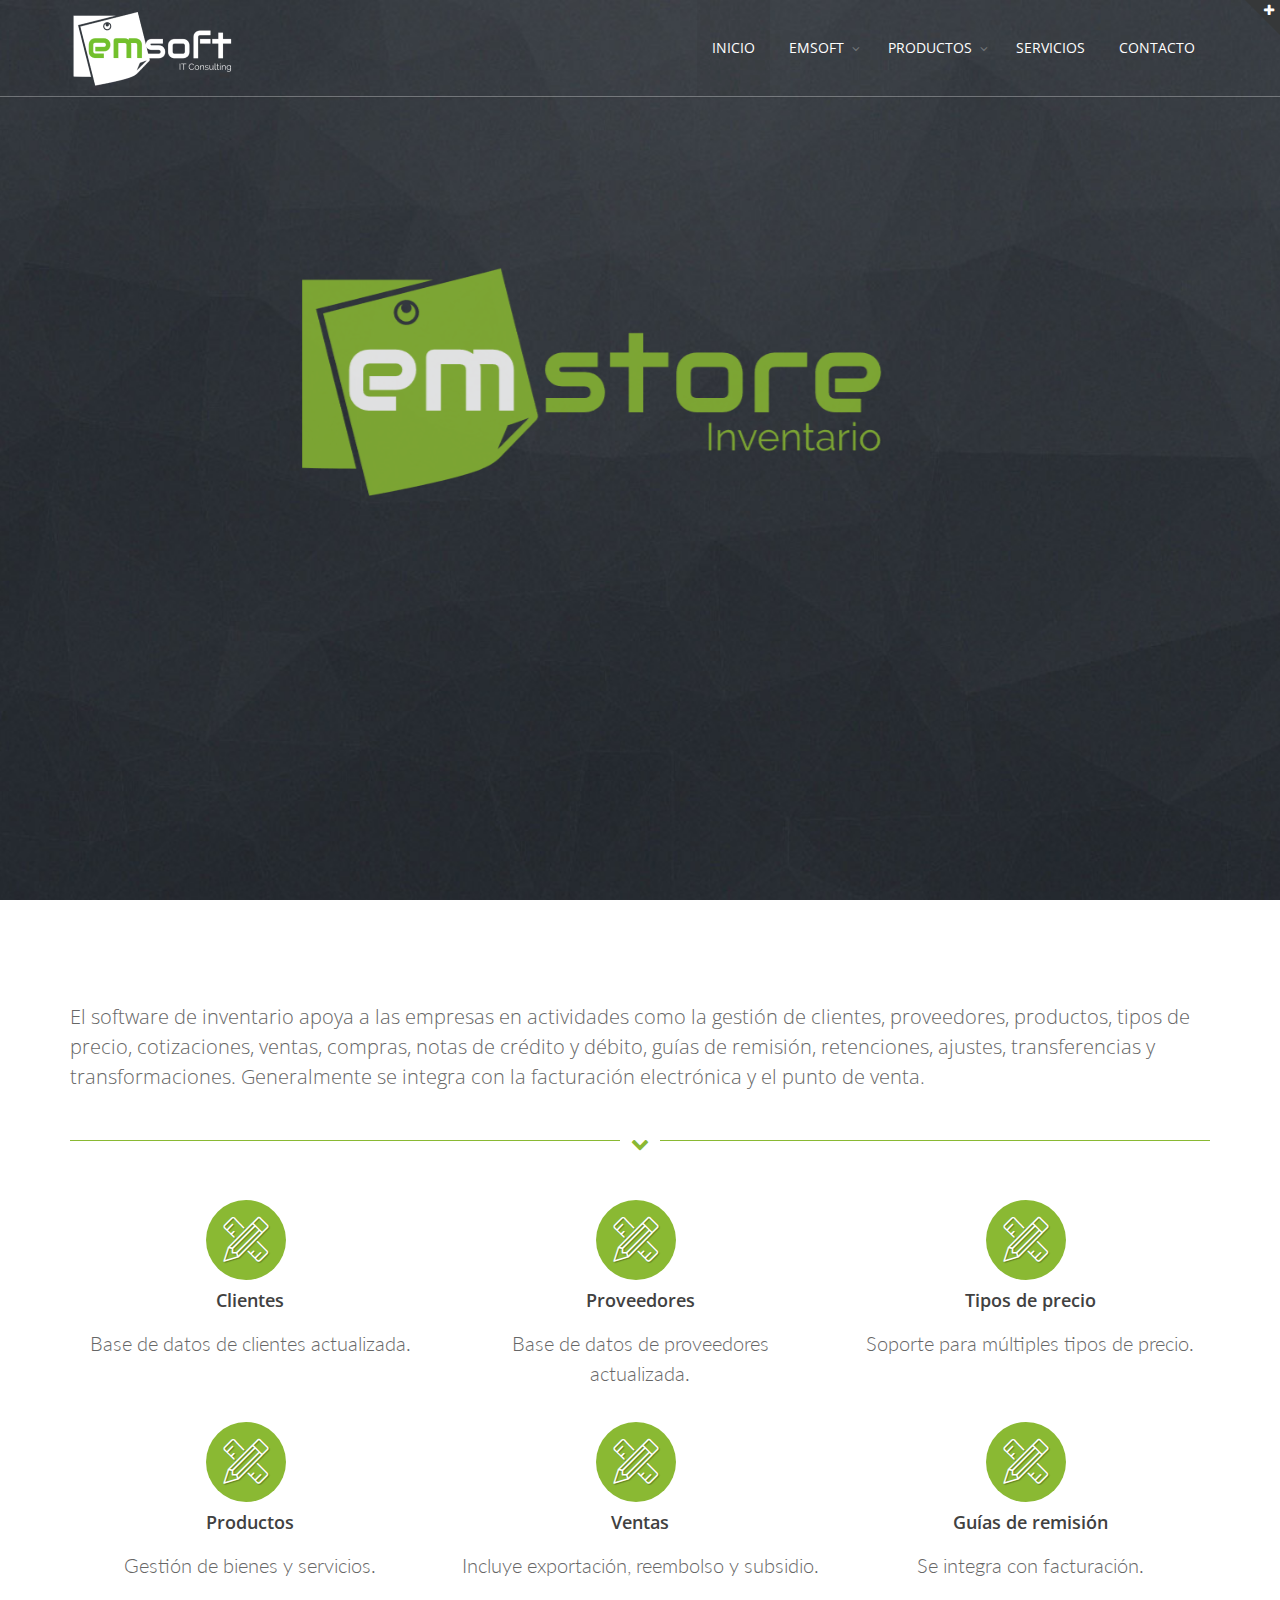
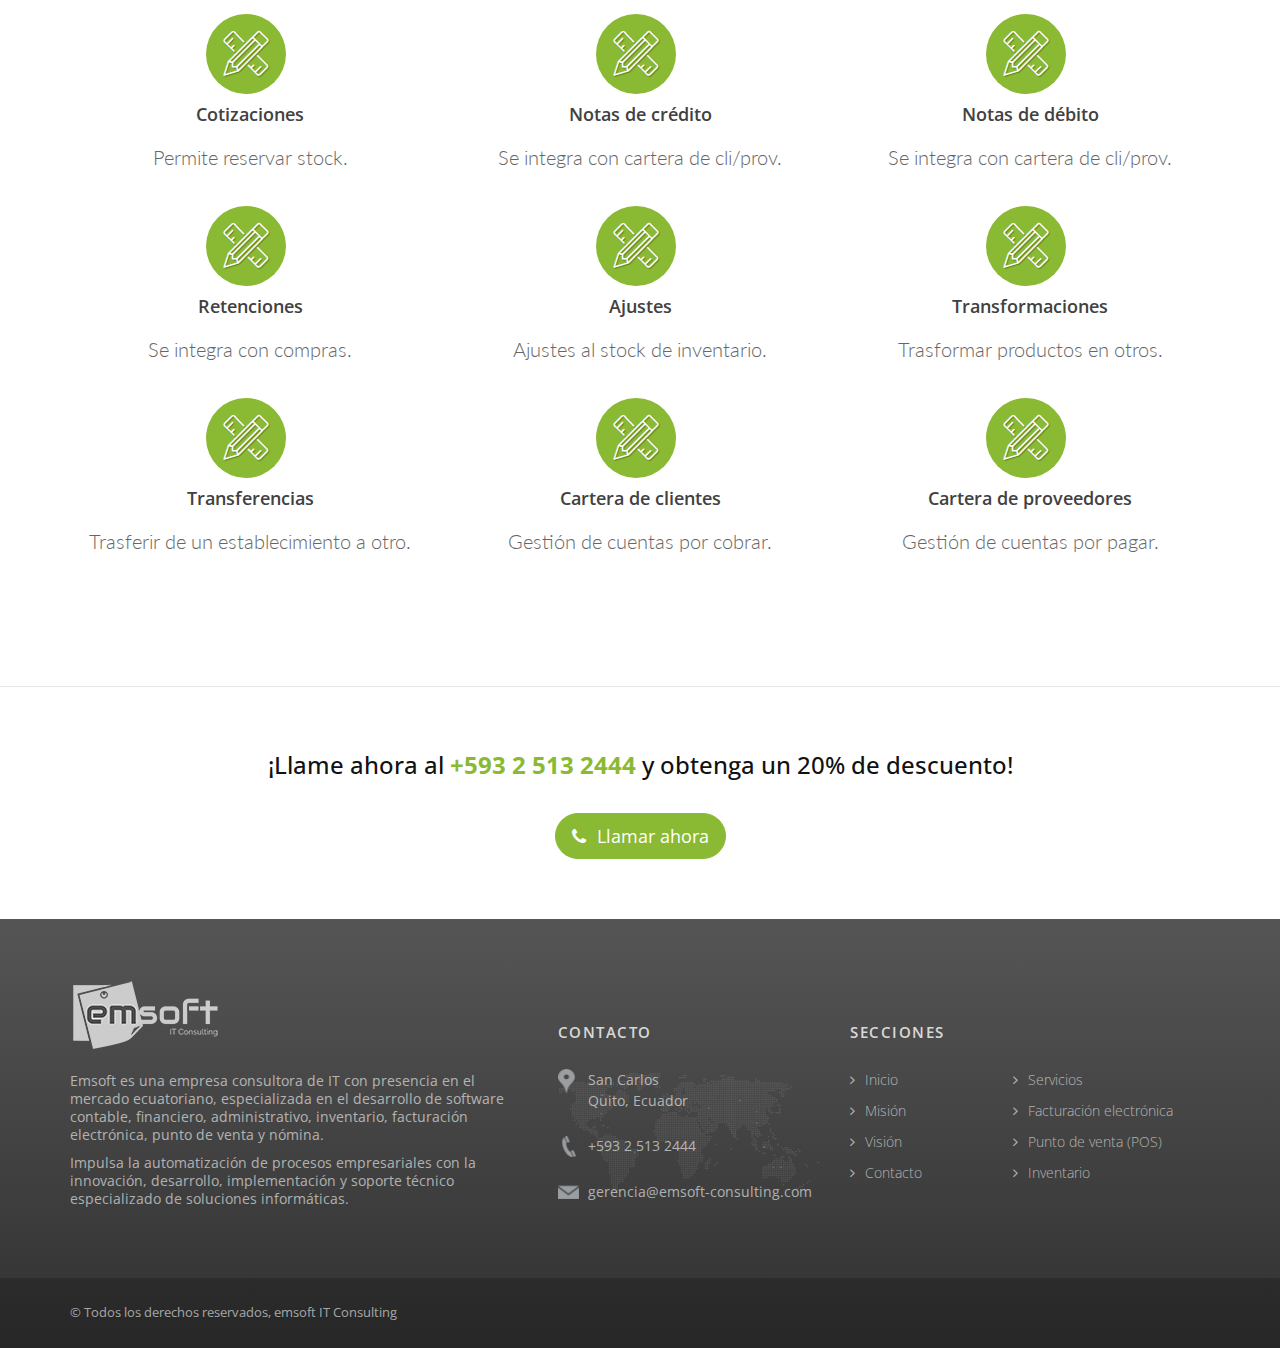
<file: inventario.html>
<!DOCTYPE html>
<html lang="en">
	<head>
		<meta charset="utf-8" />
		<title>Software de Inventario | emsoft IT Consulting</title>
		<meta name="description" content="Emsoft es una empresa consultora de IT con presencia en el mercado ecuatoriano, especializada en el desarrollo de software contable, financiero, administrativo, inventario, facturación electrónica, punto de venta y nómina. Impulsa la automatización de procesos empresariales con la innovación, desarrollo, implementación y soporte técnico especializado de soluciones informáticas." />
		<meta name="keywords" content="emsoft,ecuador,consultora IT,desarrollo de software,contabilidad,administración,inventario,facturación electrónica,punto de venta,POS,ATS,nómina,automatización de procesos,innovación,desarrollo,implementación,soporte técnico,soluciones informáticas, tecnología" />
		<meta name="Author" content="emsoft" />

		<meta name="twitter:card" content="summary_large_image">
		<meta name="twitter:site" content="@emsoft_ec">
		<meta name="twitter:creator" content="@emmacias1">
		<meta property="og:url" content="http://emsoft.com.ec/">
		<meta property="og:title" content="Emsoft - Ingeniería, Software y Sistemas.">
		<meta property="og:description" content="Emsoft es una empresa consultora de IT con presencia en el mercado ecuatoriano, especializada en el desarrollo de software contable, financiero, administrativo, inventario, facturación electrónica, punto de venta y nómina. Impulsa la automatización de procesos empresariales con la innovación, desarrollo, implementación y soporte técnico especializado de soluciones informáticas.">
		<meta property="og:image" content="http://emsoft.com.ec/demo_files/images/emsoft.jpg">

		<!-- mobile settings -->
		<meta name="viewport" content="width=device-width, maximum-scale=1, initial-scale=1, user-scalable=0" />
		<!--[if IE]><meta http-equiv='X-UA-Compatible' content='IE=edge,chrome=1'><![endif]-->

		<!-- WEB FONTS : use %7C instead of | (pipe) -->
		<link href="https://fonts.googleapis.com/css?family=Open+Sans:300,400,600%7CRaleway:300,400,500,600,700%7CLato:300,400,400italic,600,700" rel="stylesheet" type="text/css" />

		<!-- CORE CSS -->
		<link href="assets/plugins/bootstrap/css/bootstrap.min.css" rel="stylesheet" type="text/css" />

		<!-- REVOLUTION SLIDER -->
		<link href="assets/plugins/slider.revolution/css/extralayers.css" rel="stylesheet" type="text/css" />
		<link href="assets/plugins/slider.revolution/css/settings.css" rel="stylesheet" type="text/css" />

		<!-- THEME CSS -->
		<link href="assets/css/essentials.css" rel="stylesheet" type="text/css" />
		<link href="assets/css/layout.css" rel="stylesheet" type="text/css" />

		<!-- PAGE LEVEL SCRIPTS -->
		<link href="assets/css/header-1.css" rel="stylesheet" type="text/css" />
		<link href="assets/css/color_scheme/green.css" rel="stylesheet" type="text/css" id="color_scheme" />

		<link rel="apple-touch-icon" sizes="57x57" href="favicon/apple-icon-57x57.png">
		<link rel="apple-touch-icon" sizes="60x60" href="favicon/apple-icon-60x60.png">
		<link rel="apple-touch-icon" sizes="72x72" href="favicon/apple-icon-72x72.png">
		<link rel="apple-touch-icon" sizes="76x76" href="favicon/apple-icon-76x76.png">
		<link rel="apple-touch-icon" sizes="114x114" href="favicon/apple-icon-114x114.png">
		<link rel="apple-touch-icon" sizes="120x120" href="favicon/apple-icon-120x120.png">
		<link rel="apple-touch-icon" sizes="144x144" href="favicon/apple-icon-144x144.png">
		<link rel="apple-touch-icon" sizes="152x152" href="favicon/apple-icon-152x152.png">
		<link rel="apple-touch-icon" sizes="180x180" href="favicon/apple-icon-180x180.png">
		<link rel="icon" type="image/png" sizes="192x192"  href="favicon/android-icon-192x192.png">
		<link rel="icon" type="image/png" sizes="32x32" href="favicon/favicon-32x32.png">
		<link rel="icon" type="image/png" sizes="96x96" href="favicon/favicon-96x96.png">
		<link rel="icon" type="image/png" sizes="16x16" href="favicon/favicon-16x16.png">
		<link rel="manifest" href="favicon/manifest.json">
		<meta name="msapplication-TileColor" content="#ffffff">
		<meta name="msapplication-TileImage" content="favicon/ms-icon-144x144.png">
		<meta name="theme-color" content="#ffffff">
	</head>

	<!--
		AVAILABLE BODY CLASSES:
		
		smoothscroll 			= create a browser smooth scroll
		enable-animation		= enable WOW animations

		bg-grey					= grey background
		grain-grey				= grey grain background
		grain-blue				= blue grain background
		grain-green				= green grain background
		grain-blue				= blue grain background
		grain-orange			= orange grain background
		grain-yellow			= yellow grain background
		
		boxed 					= boxed layout
		pattern1 ... patern11	= pattern background
		menu-vertical-hide		= hidden, open on click
		
		BACKGROUND IMAGE [together with .boxed class]
		data-background="assets/images/boxed_background/1.jpg"
	-->
	<body class="smoothscroll enable-animation">

		<!-- SLIDE TOP -->
		<div id="slidetop">

			<div class="container">
				
				<div class="row">

					<div class="col-md-4">
						<h6><i class="icon-heart"></i> ¿POR QUÉ emsoft?</h6>
						<p>Emsoft es una empresa consultora de IT con presencia en el mercado ecuatoriano, especializada en el desarrollo de software contable, financiero, administrativo, inventario, facturación electrónica, punto de venta y nómina. Impulsa la automatización de procesos empresariales con la innovación, desarrollo, implementación y soporte técnico especializado de soluciones informáticas.</p>
					</div>

					<div class="col-md-4">
						<h6><i class="icon-star"></i> INFORMACIÓN DE INTERÉS</h6>
						<ul class="list-unstyled">
							<li><a href="servicios.html"><i class="fa fa-angle-right"></i> Servicios</a></li>
							<li><a href="facturacion-electronica.html"><i class="fa fa-angle-right"></i> Facturación electrónica </a></li>
							<li><a href="punto-venta.html"><i class="fa fa-angle-right"></i> Punto de venta (POS)</a></li>
							<li><a href="inventario.html"><i class="fa fa-angle-right"></i> Inventario</a></li>
						</ul>
					</div>

					<div class="col-md-4">
						<h6><i class="icon-envelope"></i> DATOS DE CONTACTO</h6>
						<ul class="list-unstyled">
							<li><b>Dirección:</b> San Carlos, Quito, Ecuador</li>
							<li><b>Teléfono:</b> <a href="tel:59325132444">+593 2 513 2444</a></li>
							<li><b>Email:</b> <a href="mailto:gerencia@emsoft-consulting.com">gerencia@emsoft-consulting.com</a></li>
						</ul>
					</div>

				</div>

			</div>

			<a class="slidetop-toggle" href="#"><!-- toggle button --></a>

		</div>
		<!-- /SLIDE TOP -->


		<!-- wrapper -->
		<div id="wrapper">

			<!-- 
				AVAILABLE HEADER CLASSES

				Default nav height: 96px
				.header-md 		= 70px nav height
				.header-sm 		= 60px nav height

				.b-0 		= remove bottom border (only with transparent use)
				.transparent	= transparent header
				.translucent	= translucent header
				.sticky			= sticky header
				.static			= static header
				.dark			= dark header
				.bottom			= header on bottom
				
				shadow-before-1 = shadow 1 header top
				shadow-after-1 	= shadow 1 header bottom
				shadow-before-2 = shadow 2 header top
				shadow-after-2 	= shadow 2 header bottom
				shadow-before-3 = shadow 3 header top
				shadow-after-3 	= shadow 3 header bottom

				.clearfix		= required for mobile menu, do not remove!

				Example Usage:  class="clearfix sticky header-sm transparent b-0"
			-->
			<div id="header" class="navbar-toggleable-md sticky transparent clearfix">

					<!-- TOP NAV -->
					<header id="topNav">
						<div class="container">
	
							<!-- Mobile Menu Button -->
							<button class="btn btn-mobile" data-toggle="collapse" data-target=".nav-main-collapse">
								<i class="fa fa-bars"></i>
							</button>						
	
							<!-- Logo -->
							<a class="logo float-left" href="index.html">
								<img src="assets/images/logo-emsoft-light.png" alt="Logo de la empresa emsoft" /> <!-- light logo -->
								<img src="assets/images/logo-emsoft-dark.png" alt="Logo de la empresa emsoft" />
							</a>
	
							<!-- 
								Top Nav 
								
								AVAILABLE CLASSES:
								submenu-dark = dark sub menu
							-->
							<div class="navbar-collapse collapse float-right nav-main-collapse submenu-dark">
								<nav class="nav-main">
	
									<!--
										NOTE
										
										For a regular link, remove "dropdown" class from LI tag and "dropdown-toggle" class from the href.
										Direct Link Example: 
	
										<li>
											<a href="#">HOME</a>
										</li>
									-->
									<ul id="topMain" class="nav nav-pills nav-main">
										<li class="dropdown active"><!-- HOME -->
											<a href="index.html">
												INICIO
											</a>
										</li>
										<li class="dropdown"><!-- PAGES -->
											<a class="dropdown-toggle" href="#">
												EMSOFT
											</a>
											<ul class="dropdown-menu">
												<li><a href="mision.html">MISIÓN</a></li>
												<li><a href="vision.html">VISIÓN</a></li>
											</ul>
										</li>
										<li class="dropdown"><!-- FEATURES -->
											<a class="dropdown-toggle" href="#">
												PRODUCTOS
											</a>
											<ul class="dropdown-menu">
												<li><a href="facturacion-electronica.html"><i class="fa fa-file"></i> SISTEMA DE FACTURACIÓN ELECTRÓNICA</a></li>
												<li><a href="punto-venta.html"><i class="fa fa-shopping-cart"></i> PUNTO DE VENTA (POS)</a></li>
												<li><a href="inventario.html"><i class="fa fa-barcode"></i> SISTEMA DE INVENTARIO</a></li>
											</ul>
										</li>
										<li class="dropdown"><!-- PORTFOLIO -->
											<a href="servicios.html">
												SERVICIOS
											</a>
										</li>
										<li class="dropdown"><!-- HOME -->
											<a href="contacto.html">
												CONTACTO
											</a>
										</li>
									</ul>
	
								</nav>
							</div>
	
						</div>
					</header>
					<!-- /Top Nav -->
	
			</div>
	
	
	
			<!-- REVOLUTION SLIDER -->
			<section id="slider" class="fullwidthbanner-container roundedcorners">
				<!--
				Navigation Styles:
				
					data-navigationStyle="" theme default navigation
					
					data-navigationStyle="preview1"
					data-navigationStyle="preview2"
					data-navigationStyle="preview3"
					data-navigationStyle="preview4"
					
				Bottom Shadows
					data-shadow="1"
					data-shadow="2"
					data-shadow="3"
					
				Slider Height (do not use on fullscreen mode)
					data-height="300"
					data-height="350"
					data-height="400"
					data-height="450"
					data-height="500"
					data-height="550"
					data-height="600"
					data-height="650"
					data-height="700"
					data-height="750"
					data-height="800"
				-->
				
				<div class="fullscreenbanner" data-navigationStyle="preview4">	
					<ul class="hide">

						<!-- SLIDE  -->
						<li data-transition="fade" data-slotamount="7" data-masterspeed="300" data-title="Inventario" data-saveperformance="off">

							<img src="demo_files/images/particles_bg.jpg" alt="video" data-bgposition="top center" data-bgfit="cover" data-bgrepeat="no-repeat">

							<div class="tp-caption lfr" 
								data-x="left" data-hoffset="60"
								data-y="160" 
								data-speed="1500" 
								data-start="500" 
								data-easing="easeOutExpo" 
								data-elementdelay="0.1" 
								data-endelementdelay="0.1" 
								data-endspeed="300" 
								style="z-index: 2;">
								<img src="assets/images/1x1.png" data-lazyload="demo_files/images/emstore-logo.png" alt="Software de inventario para Ecuador" />
							</div>

							<div class="tp-caption block_theme_color sft" 
								data-x="right" data-hoffset="-70"
								data-y="137" 
								data-speed="750" 
								data-start="1100" 
								data-easing="easeOutExpo" 
								data-splitin="none" 
								data-splitout="none" 
								data-elementdelay="0.1" 
								data-endelementdelay="0.1" 
								data-endspeed="300" 
								style="z-index: 3; max-width: auto; max-height: auto; white-space: nowrap;">Gestión de clientes y proveedores
							</div>

							<div class="tp-caption block_theme_color sfb" 
								data-x="right" data-hoffset="-70" 
								data-y="176" 
								data-speed="750" 
								data-start="1400" 
								data-easing="easeOutExpo" 
								data-splitin="none" 
								data-splitout="none" 
								data-elementdelay="0.1" 
								data-endelementdelay="0.1" 
								data-endspeed="300" 
								style="z-index: 4; max-width: auto; max-height: auto; white-space: nowrap;">Gestión de productos Bienes/Servicios
							</div>

							<div class="tp-caption block_black sft" 
								data-x="right"  data-hoffset="-70"
								data-y="239" 
								data-speed="750" 
								data-start="1700" 
								data-easing="easeOutExpo" 
								data-splitin="none" 
								data-splitout="none" 
								data-elementdelay="0.1" 
								data-endelementdelay="0.1" 
								data-endspeed="300" 
								style="z-index: 5; max-width: auto; max-height: auto; white-space: nowrap;">Cartera de clientes
							</div>

							<div class="tp-caption block_black sfb" 
								data-x="right"  data-hoffset="-70"
								data-y="278" 
								data-speed="750" 
								data-start="2000" 
								data-easing="easeOutExpo" 
								data-splitin="none" 
								data-splitout="none" 
								data-elementdelay="0.1" 
								data-endelementdelay="0.1" 
								data-endspeed="300" 
								style="z-index: 6; max-width: auto; max-height: auto; white-space: nowrap;">Cartera de proveedores
							</div>

							<div class="tp-caption block_theme_color sft" 
								data-x="right"  data-hoffset="-70"
								data-y="340" 
								data-speed="750" 
								data-start="2300" 
								data-easing="easeOutExpo" 
								data-splitin="none" 
								data-splitout="none" 
								data-elementdelay="0.1" 
								data-endelementdelay="0.1" 
								data-endspeed="300" 
								style="z-index: 7; max-width: auto; max-height: auto; white-space: nowrap;">Facturas
							</div>

							<div class="tp-caption block_theme_color sfb" 
								data-x="right"  data-hoffset="-70"
								data-y="379" 
								data-speed="750" 
								data-start="2600" 
								data-easing="easeOutExpo" 
								data-splitin="none" 
								data-splitout="none" 
								data-elementdelay="0.1" 
								data-endelementdelay="0.1" 
								data-endspeed="300" 
								style="z-index: 7; max-width: auto; max-height: auto; white-space: nowrap;">Guías de remisión
							</div>

							<div class="tp-caption block_theme_color sft" 
								data-x="right"  data-hoffset="-70"
								data-y="418" 
								data-speed="750" 
								data-start="2900" 
								data-easing="easeOutExpo" 
								data-splitin="none" 
								data-splitout="none" 
								data-elementdelay="0.1" 
								data-endelementdelay="0.1" 
								data-endspeed="300" 
								style="z-index: 7; max-width: auto; max-height: auto; white-space: nowrap;">Notas de crédito/débito
							</div>

							<div class="tp-caption block_theme_color sfb" 
								data-x="right"  data-hoffset="-70"
								data-y="457" 
								data-speed="750" 
								data-start="3200" 
								data-easing="easeOutExpo" 
								data-splitin="none" 
								data-splitout="none" 
								data-elementdelay="0.1" 
								data-endelementdelay="0.1" 
								data-endspeed="300" 
								style="z-index: 7; max-width: auto; max-height: auto; white-space: nowrap;">Retenciones
							</div>
						</li>

					</ul>
				</div>
			</section>
			<!-- /REVOLUTION SLIDER -->




			<!-- -->
			<section>
				<div class="container">
					
					<p class="lead">El software de inventario apoya a las empresas en actividades como la gestión de clientes, proveedores, productos, tipos de precio, cotizaciones, ventas, compras, notas de crédito y débito, guías de remisión, retenciones, ajustes, transferencias y transformaciones. Generalmente se integra con la facturación electrónica y el punto de venta.</p>
					
					<div class="divider divider-center divider-color"><!-- divider -->
						<i class="fa fa-chevron-down"></i>
					</div>

					<!-- FEATURED BOXES 3 -->
					<div class="row">

						<div class="col-md-4 col-6">
							<div class="text-center">
								<i class="ico-color ico-lg ico-rounded ico-hover et-tools"></i>
								<h4>Clientes</h4>
								<p class="font-lato fs-20">Base de datos de clientes actualizada.</p>
							</div>
						</div>
						<div class="col-md-4 col-6">
							<div class="text-center">
								<i class="ico-color ico-lg ico-rounded ico-hover et-tools"></i>
								<h4>Proveedores</h4>
								<p class="font-lato fs-20">Base de datos de proveedores actualizada.</p>
							</div>
						</div>
						<div class="col-md-4 col-6">
							<div class="text-center">
								<i class="ico-color ico-lg ico-rounded ico-hover et-tools"></i>
								<h4>Tipos de precio</h4>
								<p class="font-lato fs-20">Soporte para múltiples tipos de precio.</p>
							</div>
						</div>
						<div class="col-md-4 col-6">
							<div class="text-center">
								<i class="ico-color ico-lg ico-rounded ico-hover et-tools"></i>
								<h4>Productos</h4>
								<p class="font-lato fs-20">Gestión de bienes y servicios.</p>
							</div>
						</div>

						<div class="col-md-4 col-6">
							<div class="text-center">
								<i class="ico-color ico-lg ico-rounded ico-hover et-tools"></i>
								<h4>Ventas</h4>
								<p class="font-lato fs-20">Incluye exportación, reembolso y subsidio.</p>
							</div>
						</div>
						<div class="col-md-4 col-6">
							<div class="text-center">
								<i class="ico-color ico-lg ico-rounded ico-hover et-tools"></i>
								<h4>Guías de remisión</h4>
								<p class="font-lato fs-20">Se integra con facturación.</p>
							</div>
						</div>
						<div class="col-md-4 col-6">
							<div class="text-center">
								<i class="ico-color ico-lg ico-rounded ico-hover et-tools"></i>
								<h4>Cotizaciones</h4>
								<p class="font-lato fs-20">Permite reservar stock.</p>
							</div>
						</div>
						<div class="col-md-4 col-6">
							<div class="text-center">
								<i class="ico-color ico-lg ico-rounded ico-hover et-tools"></i>
								<h4>Notas de crédito</h4>
								<p class="font-lato fs-20">Se integra con cartera de cli/prov.</p>
							</div>
						</div>
						<div class="col-md-4 col-6">
							<div class="text-center">
								<i class="ico-color ico-lg ico-rounded ico-hover et-tools"></i>
								<h4>Notas de débito</h4>
								<p class="font-lato fs-20">Se integra con cartera de cli/prov.</p>
							</div>
						</div>
						<div class="col-md-4 col-6">
							<div class="text-center">
								<i class="ico-color ico-lg ico-rounded ico-hover et-tools"></i>
								<h4>Retenciones</h4>
								<p class="font-lato fs-20">Se integra con compras.</p>
							</div>
						</div>
						<div class="col-md-4 col-6">
							<div class="text-center">
								<i class="ico-color ico-lg ico-rounded ico-hover et-tools"></i>
								<h4>Ajustes</h4>
								<p class="font-lato fs-20">Ajustes al stock de inventario.</p>
							</div>
						</div>
						<div class="col-md-4 col-6">
							<div class="text-center">
								<i class="ico-color ico-lg ico-rounded ico-hover et-tools"></i>
								<h4>Transformaciones</h4>
								<p class="font-lato fs-20">Trasformar productos en otros.</p>
							</div>
						</div>
						<div class="col-md-4 col-6">
							<div class="text-center">
								<i class="ico-color ico-lg ico-rounded ico-hover et-tools"></i>
								<h4>Transferencias</h4>
								<p class="font-lato fs-20">Trasferir de un establecimiento a otro.</p>
							</div>
						</div>
						<div class="col-md-4 col-6">
							<div class="text-center">
								<i class="ico-color ico-lg ico-rounded ico-hover et-tools"></i>
								<h4>Cartera de clientes</h4>
								<p class="font-lato fs-20">Gestión de cuentas por cobrar.</p>
							</div>
						</div>
						<div class="col-md-4 col-6">
							<div class="text-center">
								<i class="ico-color ico-lg ico-rounded ico-hover et-tools"></i>
								<h4>Cartera de proveedores</h4>
								<p class="font-lato fs-20">Gestión de cuentas por pagar.</p>
							</div>
						</div>

					</div>
					<!-- /FEATURED BOXES 3 -->

				</div>
			</section>
			<!-- / -->



			<!-- 
			CALLOUT

			FULLWIDTH: OUTSIDE OF <section> 

				Available Classes:
				alert-default
				alert-info
				alert-warning
				alert-danger
				alert-success
				alert-dark
			-->

			<div class="callout alert alert-transparent b-0 rad-0 m-0 pt-60 pb-60 clearfix">

				<div class="text-center">

					<h3>¡Llame ahora al <span><strong>+593 2 513 2444</strong></span> y obtenga un 20% de descuento!</h3>
					
					<a href="tel:59325132444" rel="nofollow" class="btn btn-primary btn-lg btn-round mt-30"><i class="fa fa-phone"></i> Llamar ahora</a>
				</div>

			</div>
			<!-- /CALLOUT -->


			<!-- FOOTER -->
			<footer id="footer">
					<div class="container">
	
						<div class="row">
							
							<div class="col-md-5">
								<!-- Footer Logo -->
								<img class="footer-logo" src="assets/images/logo-emsoft-footer.png" alt="Logo de la empresa emsoft" />
	
								<!-- Small Description -->
								<p style="margin-bottom: 10px;">Emsoft es una empresa consultora de IT con presencia en el mercado ecuatoriano, especializada en el desarrollo de software contable, financiero, administrativo, inventario, facturación electrónica, punto de venta y nómina.</p>
								<p style="margin-bottom: 10px;">Impulsa la automatización de procesos empresariales con la innovación, desarrollo, implementación y soporte técnico especializado de soluciones informáticas.</p>
	
							</div>
	
							<div class="col-md-3">
								<br /><br />
								<!-- Contact Address -->
								<h4 class="letter-spacing-1">CONTACTO</h4>
								
								<address>
									<ul class="list-unstyled">
										<li class="footer-sprite address">
											San Carlos<br>
											Quito, Ecuador<br>
										</li>
										<li class="footer-sprite phone">
											+593 2 513 2444
										</li>
										<li class="footer-sprite email">
											<a href="mailto:gerencia@emsoft-consulting.com">gerencia@emsoft-consulting.com</a>
										</li>
									</ul>
								</address>
								<!-- /Contact Address -->
	
							</div>
	
							<div class="col-md-4">
								<br /><br />
								<!-- Links -->
								<h4 class="letter-spacing-1">SECCIONES</h4>
								<div class="row">
									<div class="col-md-5">
										<ul class="footer-links list-unstyled">
											<li><a href="index.html">Inicio</a></li>
											<li><a href="mision.html">Misión</a></li>
											<li><a href="vision.html">Visión</a></li>
											<li><a href="contacto.html">Contacto</a></li>
										</ul>
									</div>
									<div class="col-md-7">
										<ul class="footer-links list-unstyled">
											<li><a href="servicios.html">Servicios</a></li>
											<li><a href="facturacion-electronica.html">Facturación electrónica</a></li>
											<li><a href="punto-venta.html">Punto de venta (POS)</a></li>
											<li><a href="inventario.html">Inventario</a></li>
										</ul>
									</div>
								</div>
								<!-- /Links -->
	
								<!-- Social Icons -->
								<!--<div class="mt-20 text-align-center">
									<a href="#" class="social-icon social-icon-border social-facebook float-left" data-toggle="tooltip" data-placement="top" title="Facebook">
	
										<i class="icon-facebook"></i>
										<i class="icon-facebook"></i>
									</a>
	
									<a href="#" class="social-icon social-icon-border social-twitter float-left" data-toggle="tooltip" data-placement="top" title="Twitter">
										<i class="icon-twitter"></i>
										<i class="icon-twitter"></i>
									</a>
	
									<a href="#" class="social-icon social-icon-border social-gplus float-left" data-toggle="tooltip" data-placement="top" title="Google plus">
										<i class="icon-gplus"></i>
										<i class="icon-gplus"></i>
									</a>
	
									<a href="#" class="social-icon social-icon-border social-linkedin float-left" data-toggle="tooltip" data-placement="top" title="Linkedin">
										<i class="icon-linkedin"></i>
										<i class="icon-linkedin"></i>
									</a>
						
								</div> -->
								<!-- /Social Icons -->
	
							</div>
	
						</div>
	
					</div>
	
					<div class="copyright">
						<div class="container">
							&copy; Todos los derechos reservados, emsoft IT Consulting
						</div>
					</div>
				</footer>
				<!-- /FOOTER -->

		</div>
		<!-- /wrapper -->


		<!-- SCROLL TO TOP -->
		<a href="#" id="toTop"></a>


		<!-- PRELOADER -->
		<div id="preloader">
			<div class="inner">
				<span class="loader"></span>
			</div>
		</div><!-- /PRELOADER -->


		<!-- JAVASCRIPT FILES -->
		<script>var plugin_path = 'assets/plugins/';</script>
		<script src="assets/plugins/jquery/jquery-3.3.1.min.js"></script>

		<script src="assets/js/scripts.js"></script>
		
		<!-- STYLESWITCHER - REMOVE -->
		

		<!-- REVOLUTION SLIDER -->
		<script src="assets/plugins/slider.revolution/js/jquery.themepunch.tools.min.js"></script>
		<script src="assets/plugins/slider.revolution/js/jquery.themepunch.revolution.min.js"></script>
		<script src="assets/js/view/demo.revolution_slider.js"></script>

		<!-- PARTICLE EFFECT -->
		<script src="assets/plugins/effects/canvas.particles.js"></script>
	</body>
</html>
</file>
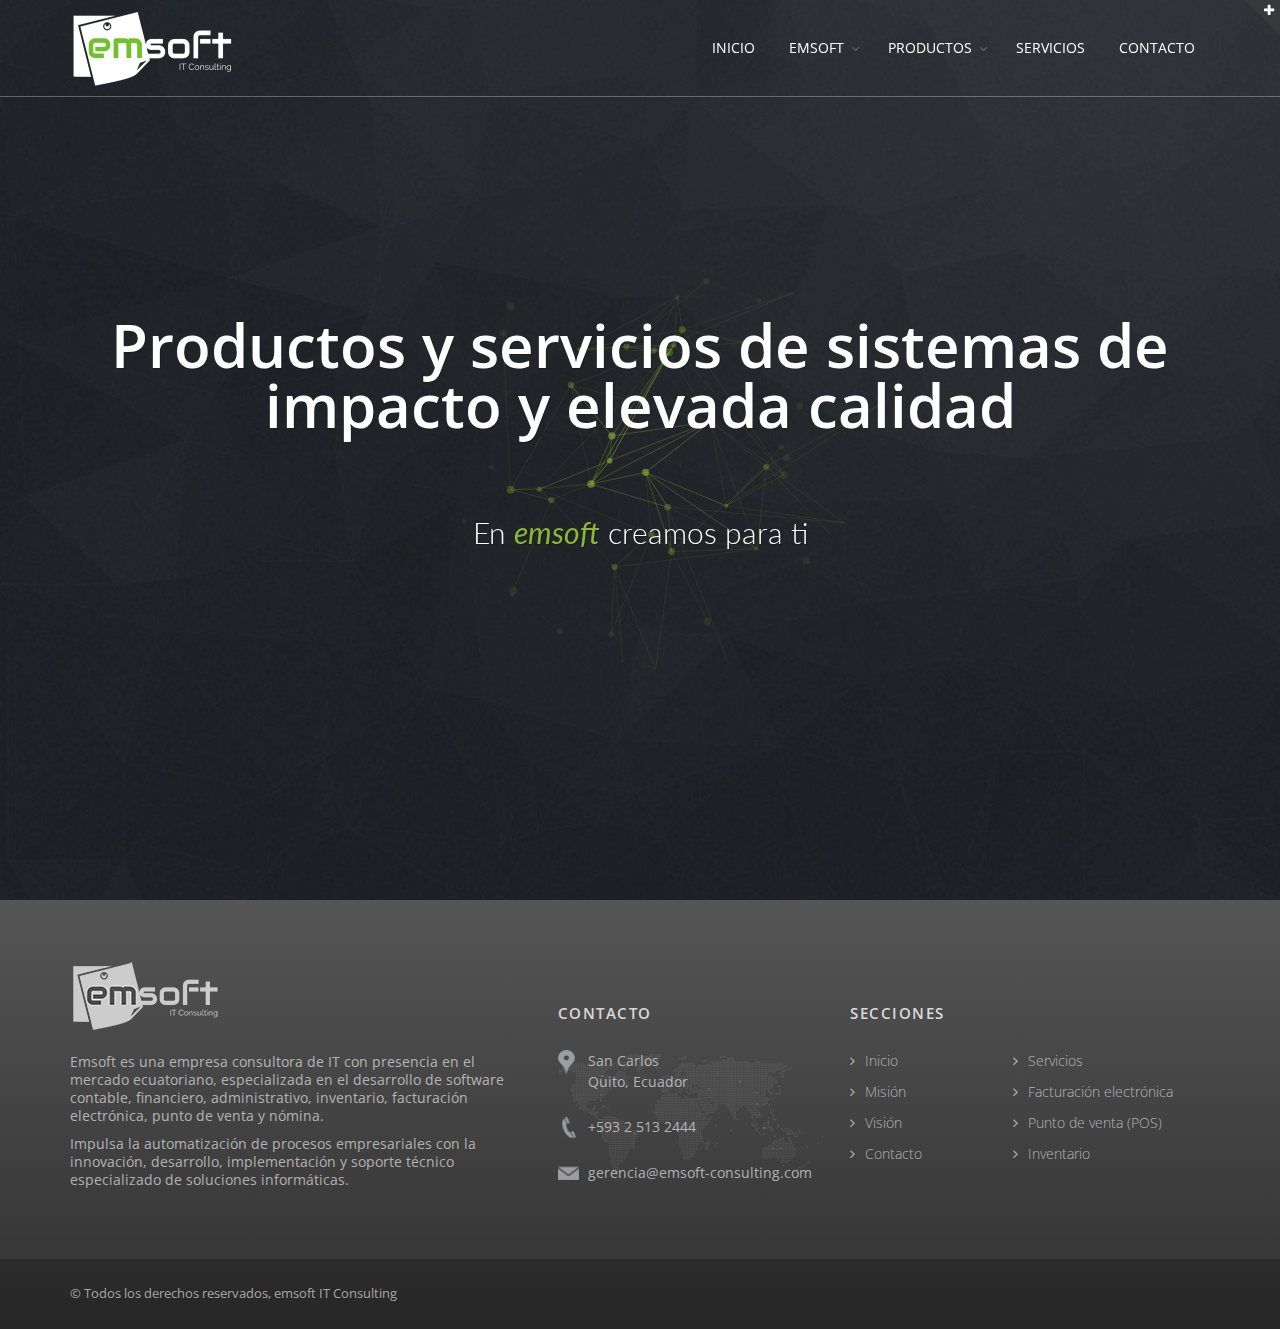
<file: mision.html>
<!DOCTYPE html>
<html lang="en">
	<head>
		<meta charset="utf-8" />
		<title>Misión | emsoft IT Consulting</title>
		<meta name="description" content="Emsoft es una empresa consultora de IT con presencia en el mercado ecuatoriano, especializada en el desarrollo de software contable, financiero, administrativo, inventario, facturación electrónica, punto de venta y nómina. Impulsa la automatización de procesos empresariales con la innovación, desarrollo, implementación y soporte técnico especializado de soluciones informáticas." />
		<meta name="keywords" content="emsoft,ecuador,consultora IT,desarrollo de software,contabilidad,administración,inventario,facturación electrónica,punto de venta,POS,ATS,nómina,automatización de procesos,innovación,desarrollo,implementación,soporte técnico,soluciones informáticas, tecnología" />
		<meta name="Author" content="emsoft" />

		<meta name="twitter:card" content="summary_large_image">
		<meta name="twitter:site" content="@emsoft_ec">
		<meta name="twitter:creator" content="@emmacias1">
		<meta property="og:url" content="http://emsoft.com.ec/">
		<meta property="og:title" content="Emsoft - Ingeniería, Software y Sistemas.">
		<meta property="og:description" content="Emsoft es una empresa consultora de IT con presencia en el mercado ecuatoriano, especializada en el desarrollo de software contable, financiero, administrativo, inventario, facturación electrónica, punto de venta y nómina. Impulsa la automatización de procesos empresariales con la innovación, desarrollo, implementación y soporte técnico especializado de soluciones informáticas.">
		<meta property="og:image" content="http://emsoft.com.ec/demo_files/images/emsoft.jpg">

		<!-- mobile settings -->
		<meta name="viewport" content="width=device-width, maximum-scale=1, initial-scale=1, user-scalable=0" />
		<!--[if IE]><meta http-equiv='X-UA-Compatible' content='IE=edge,chrome=1'><![endif]-->

		<!-- WEB FONTS : use %7C instead of | (pipe) -->
		<link href="https://fonts.googleapis.com/css?family=Open+Sans:300,400,600%7CRaleway:300,400,500,600,700%7CLato:300,400,400italic,600,700" rel="stylesheet" type="text/css" />

		<!-- CORE CSS -->
		<link href="assets/plugins/bootstrap/css/bootstrap.min.css" rel="stylesheet" type="text/css" />

		<!-- REVOLUTION SLIDER -->
		<link href="assets/plugins/slider.revolution/css/extralayers.css" rel="stylesheet" type="text/css" />
		<link href="assets/plugins/slider.revolution/css/settings.css" rel="stylesheet" type="text/css" />

		<!-- THEME CSS -->
		<link href="assets/css/essentials.css" rel="stylesheet" type="text/css" />
		<link href="assets/css/layout.css" rel="stylesheet" type="text/css" />

		<!-- PAGE LEVEL SCRIPTS -->
		<link href="assets/css/header-1.css" rel="stylesheet" type="text/css" />
		<link href="assets/css/color_scheme/green.css" rel="stylesheet" type="text/css" id="color_scheme" />

		<link rel="apple-touch-icon" sizes="57x57" href="favicon/apple-icon-57x57.png">
		<link rel="apple-touch-icon" sizes="60x60" href="favicon/apple-icon-60x60.png">
		<link rel="apple-touch-icon" sizes="72x72" href="favicon/apple-icon-72x72.png">
		<link rel="apple-touch-icon" sizes="76x76" href="favicon/apple-icon-76x76.png">
		<link rel="apple-touch-icon" sizes="114x114" href="favicon/apple-icon-114x114.png">
		<link rel="apple-touch-icon" sizes="120x120" href="favicon/apple-icon-120x120.png">
		<link rel="apple-touch-icon" sizes="144x144" href="favicon/apple-icon-144x144.png">
		<link rel="apple-touch-icon" sizes="152x152" href="favicon/apple-icon-152x152.png">
		<link rel="apple-touch-icon" sizes="180x180" href="favicon/apple-icon-180x180.png">
		<link rel="icon" type="image/png" sizes="192x192"  href="favicon/android-icon-192x192.png">
		<link rel="icon" type="image/png" sizes="32x32" href="favicon/favicon-32x32.png">
		<link rel="icon" type="image/png" sizes="96x96" href="favicon/favicon-96x96.png">
		<link rel="icon" type="image/png" sizes="16x16" href="favicon/favicon-16x16.png">
		<link rel="manifest" href="favicon/manifest.json">
		<meta name="msapplication-TileColor" content="#ffffff">
		<meta name="msapplication-TileImage" content="favicon/ms-icon-144x144.png">
		<meta name="theme-color" content="#ffffff">
	</head>

	<!--
		AVAILABLE BODY CLASSES:
		
		smoothscroll 			= create a browser smooth scroll
		enable-animation		= enable WOW animations

		bg-grey					= grey background
		grain-grey				= grey grain background
		grain-blue				= blue grain background
		grain-green				= green grain background
		grain-blue				= blue grain background
		grain-orange			= orange grain background
		grain-yellow			= yellow grain background
		
		boxed 					= boxed layout
		pattern1 ... patern11	= pattern background
		menu-vertical-hide		= hidden, open on click
		
		BACKGROUND IMAGE [together with .boxed class]
		data-background="assets/images/boxed_background/1.jpg"
	-->
	<body class="smoothscroll enable-animation">

		<!-- SLIDE TOP -->
		<div id="slidetop">

			<div class="container">
				
				<div class="row">

					<div class="col-md-4">
						<h6><i class="icon-heart"></i> ¿POR QUÉ emsoft?</h6>
						<p>Emsoft es una empresa consultora de IT con presencia en el mercado ecuatoriano, especializada en el desarrollo de software contable, financiero, administrativo, inventario, facturación electrónica, punto de venta y nómina. Impulsa la automatización de procesos empresariales con la innovación, desarrollo, implementación y soporte técnico especializado de soluciones informáticas.</p>
					</div>

					<div class="col-md-4">
						<h6><i class="icon-star"></i> INFORMACIÓN DE INTERÉS</h6>
						<ul class="list-unstyled">
							<li><a href="servicios.html"><i class="fa fa-angle-right"></i> Servicios</a></li>
							<li><a href="facturacion-electronica.html"><i class="fa fa-angle-right"></i> Facturación electrónica </a></li>
							<li><a href="punto-venta.html"><i class="fa fa-angle-right"></i> Punto de venta (POS)</a></li>
							<li><a href="inventario.html"><i class="fa fa-angle-right"></i> Inventario</a></li>
						</ul>
					</div>

					<div class="col-md-4">
						<h6><i class="icon-envelope"></i> DATOS DE CONTACTO</h6>
						<ul class="list-unstyled">
							<li><b>Dirección:</b> San Carlos, Quito, Ecuador</li>
							<li><b>Teléfono:</b> <a href="tel:59325132444">+593 2 513 2444</a></li>
							<li><b>Email:</b> <a href="mailto:gerencia@emsoft-consulting.com">gerencia@emsoft-consulting.com</a></li>
						</ul>
					</div>

				</div>

			</div>

			<a class="slidetop-toggle" href="#"><!-- toggle button --></a>

		</div>
		<!-- /SLIDE TOP -->


		<!-- wrapper -->
		<div id="wrapper">

			<!-- 
				AVAILABLE HEADER CLASSES

				Default nav height: 96px
				.header-md 		= 70px nav height
				.header-sm 		= 60px nav height

				.b-0 		= remove bottom border (only with transparent use)
				.transparent	= transparent header
				.translucent	= translucent header
				.sticky			= sticky header
				.static			= static header
				.dark			= dark header
				.bottom			= header on bottom
				
				shadow-before-1 = shadow 1 header top
				shadow-after-1 	= shadow 1 header bottom
				shadow-before-2 = shadow 2 header top
				shadow-after-2 	= shadow 2 header bottom
				shadow-before-3 = shadow 3 header top
				shadow-after-3 	= shadow 3 header bottom

				.clearfix		= required for mobile menu, do not remove!

				Example Usage:  class="clearfix sticky header-sm transparent b-0"
			-->
			<div id="header" class="navbar-toggleable-md sticky transparent clearfix">

				<!-- TOP NAV -->
				<header id="topNav">
					<div class="container">

						<!-- Mobile Menu Button -->
						<button class="btn btn-mobile" data-toggle="collapse" data-target=".nav-main-collapse">
							<i class="fa fa-bars"></i>
						</button>

						

						<!-- Logo -->
						<a class="logo float-left" href="index.html">
							<img src="assets/images/logo-emsoft-light.png" alt="Logo de la empresa emsoft" /> <!-- light logo -->
							<img src="assets/images/logo-emsoft-dark.png" alt="Logo de la empresa emsoft" />
						</a>

						<!-- 
							Top Nav 
							
							AVAILABLE CLASSES:
							submenu-dark = dark sub menu
						-->
						<div class="navbar-collapse collapse float-right nav-main-collapse submenu-dark">
							<nav class="nav-main">

								<!--
									NOTE
									
									For a regular link, remove "dropdown" class from LI tag and "dropdown-toggle" class from the href.
									Direct Link Example: 

									<li>
										<a href="#">HOME</a>
									</li>
								-->
								<ul id="topMain" class="nav nav-pills nav-main">
									<li class="dropdown active"><!-- HOME -->
										<a href="index.html">
											INICIO
										</a>
									</li>
									<li class="dropdown"><!-- PAGES -->
										<a class="dropdown-toggle" href="#">
											EMSOFT
										</a>
										<ul class="dropdown-menu">
											<li><a href="mision.html">MISIÓN</a></li>
											<li><a href="vision.html">VISIÓN</a></li>
										</ul>
									</li>
									<li class="dropdown"><!-- FEATURES -->
										<a class="dropdown-toggle" href="#">
											PRODUCTOS
										</a>
										<ul class="dropdown-menu">
											<li><a href="facturacion-electronica.html"><i class="fa fa-file"></i> SISTEMA DE FACTURACIÓN ELECTRÓNICA</a></li>
											<li><a href="punto-venta.html"><i class="fa fa-shopping-cart"></i> PUNTO DE VENTA (POS)</a></li>
											<li><a href="inventario.html"><i class="fa fa-barcode"></i> SISTEMA DE INVENTARIO</a></li>
										</ul>
									</li>
									<li class="dropdown"><!-- PORTFOLIO -->
										<a href="servicios.html">
											SERVICIOS
										</a>
									</li>
									<li class="dropdown"><!-- HOME -->
										<a href="contacto.html">
											CONTACTO
										</a>
									</li>
								</ul>

							</nav>
						</div>

					</div>
				</header>
				<!-- /Top Nav -->

			</div>



			<!-- SLIDER -->
			<section id="slider" class="fullheight" style="background:url('demo_files/images/particles_bg.jpg')">
				<span class="overlay dark-2"><!-- dark overlay [0 to 9 opacity] --></span>

				<canvas id="canvas-particle" data-rgb="138,185,51"><!-- CANVAS PARTICLES --></canvas>

				<div class="display-table">
					<div class="display-table-cell vertical-align-middle">
						
						<div class="container text-center">
							
							<h1 class="m-0 wow fadeInUp" data-wow-delay="0.4s">
								<span class="rotate " data-animation="fade" data-speed="2500">
									Productos y servicios de sistemas de impacto y elevada calidad, Pensamiento lógico en profundidad, Cuestionar y perfeccionar nuestros resultados, Cultura del detalle y la optimización, Aportar valor agregado a nuestros clientes
								</span>
							</h1>

							<br /><br /><br />
							<p class="lead font-lato fs-30 wow fadeInUp" data-wow-delay="0.7s">
								En
								<span class="theme-color fw-400 font-style-italic">emsoft</span> 
								creamos para ti
							</p>
						</div>

					</div>
				</div>

			</section>
			<!-- /SLIDER -->

			<!-- FOOTER -->
			<footer id="footer">
					<div class="container">
	
						<div class="row">
							
							<div class="col-md-5">
								<!-- Footer Logo -->
								<img class="footer-logo" src="assets/images/logo-emsoft-footer.png" alt="Logo de la empresa emsoft" />
	
								<!-- Small Description -->
								<p style="margin-bottom: 10px;">Emsoft es una empresa consultora de IT con presencia en el mercado ecuatoriano, especializada en el desarrollo de software contable, financiero, administrativo, inventario, facturación electrónica, punto de venta y nómina.</p>
								<p style="margin-bottom: 10px;">Impulsa la automatización de procesos empresariales con la innovación, desarrollo, implementación y soporte técnico especializado de soluciones informáticas.</p>
	
							</div>
	
							<div class="col-md-3">
								<br /><br />
								<!-- Contact Address -->
								<h4 class="letter-spacing-1">CONTACTO</h4>
								
								<address>
									<ul class="list-unstyled">
										<li class="footer-sprite address">
											San Carlos<br>
											Quito, Ecuador<br>
										</li>
										<li class="footer-sprite phone">
											+593 2 513 2444
										</li>
										<li class="footer-sprite email">
											<a href="mailto:gerencia@emsoft-consulting.com">gerencia@emsoft-consulting.com</a>
										</li>
									</ul>
								</address>
								<!-- /Contact Address -->
	
							</div>
	
							<div class="col-md-4">
								<br /><br />
								<!-- Links -->
								<h4 class="letter-spacing-1">SECCIONES</h4>
								<div class="row">
									<div class="col-md-5">
										<ul class="footer-links list-unstyled">
											<li><a href="index.html">Inicio</a></li>
											<li><a href="mision.html">Misión</a></li>
											<li><a href="vision.html">Visión</a></li>
											<li><a href="contacto.html">Contacto</a></li>
										</ul>
									</div>
									<div class="col-md-7">
										<ul class="footer-links list-unstyled">
											<li><a href="servicios.html">Servicios</a></li>
											<li><a href="facturacion-electronica.html">Facturación electrónica</a></li>
											<li><a href="punto-venta.html">Punto de venta (POS)</a></li>
											<li><a href="inventario.html">Inventario</a></li>
										</ul>
									</div>
								</div>
								<!-- /Links -->
	
								<!-- Social Icons -->
								<!--<div class="mt-20 text-align-center">
									<a href="#" class="social-icon social-icon-border social-facebook float-left" data-toggle="tooltip" data-placement="top" title="Facebook">
	
										<i class="icon-facebook"></i>
										<i class="icon-facebook"></i>
									</a>
	
									<a href="#" class="social-icon social-icon-border social-twitter float-left" data-toggle="tooltip" data-placement="top" title="Twitter">
										<i class="icon-twitter"></i>
										<i class="icon-twitter"></i>
									</a>
	
									<a href="#" class="social-icon social-icon-border social-gplus float-left" data-toggle="tooltip" data-placement="top" title="Google plus">
										<i class="icon-gplus"></i>
										<i class="icon-gplus"></i>
									</a>
	
									<a href="#" class="social-icon social-icon-border social-linkedin float-left" data-toggle="tooltip" data-placement="top" title="Linkedin">
										<i class="icon-linkedin"></i>
										<i class="icon-linkedin"></i>
									</a>
						
								</div> -->
								<!-- /Social Icons -->
	
							</div>
	
						</div>
	
					</div>
	
					<div class="copyright">
						<div class="container">
							&copy; Todos los derechos reservados, emsoft IT Consulting
						</div>
					</div>
				</footer>
				<!-- /FOOTER -->

		</div>
		<!-- /wrapper -->


		<!-- SCROLL TO TOP -->
		<a href="#" id="toTop"></a>


		<!-- PRELOADER -->
		<div id="preloader">
			<div class="inner">
				<span class="loader"></span>
			</div>
		</div><!-- /PRELOADER -->


		<!-- JAVASCRIPT FILES -->
		<script>var plugin_path = 'assets/plugins/';</script>
		<script src="assets/plugins/jquery/jquery-3.3.1.min.js"></script>

		<script src="assets/js/scripts.js"></script>
		
		<!-- STYLESWITCHER - REMOVE -->
		

		<!-- REVOLUTION SLIDER -->
		<script src="assets/plugins/slider.revolution/js/jquery.themepunch.tools.min.js"></script>
		<script src="assets/plugins/slider.revolution/js/jquery.themepunch.revolution.min.js"></script>
		<script src="assets/js/view/demo.revolution_slider.js"></script>

		<!-- PARTICLE EFFECT -->
		<script src="assets/plugins/effects/canvas.particles.js"></script>

	</body>
</html>
</file>
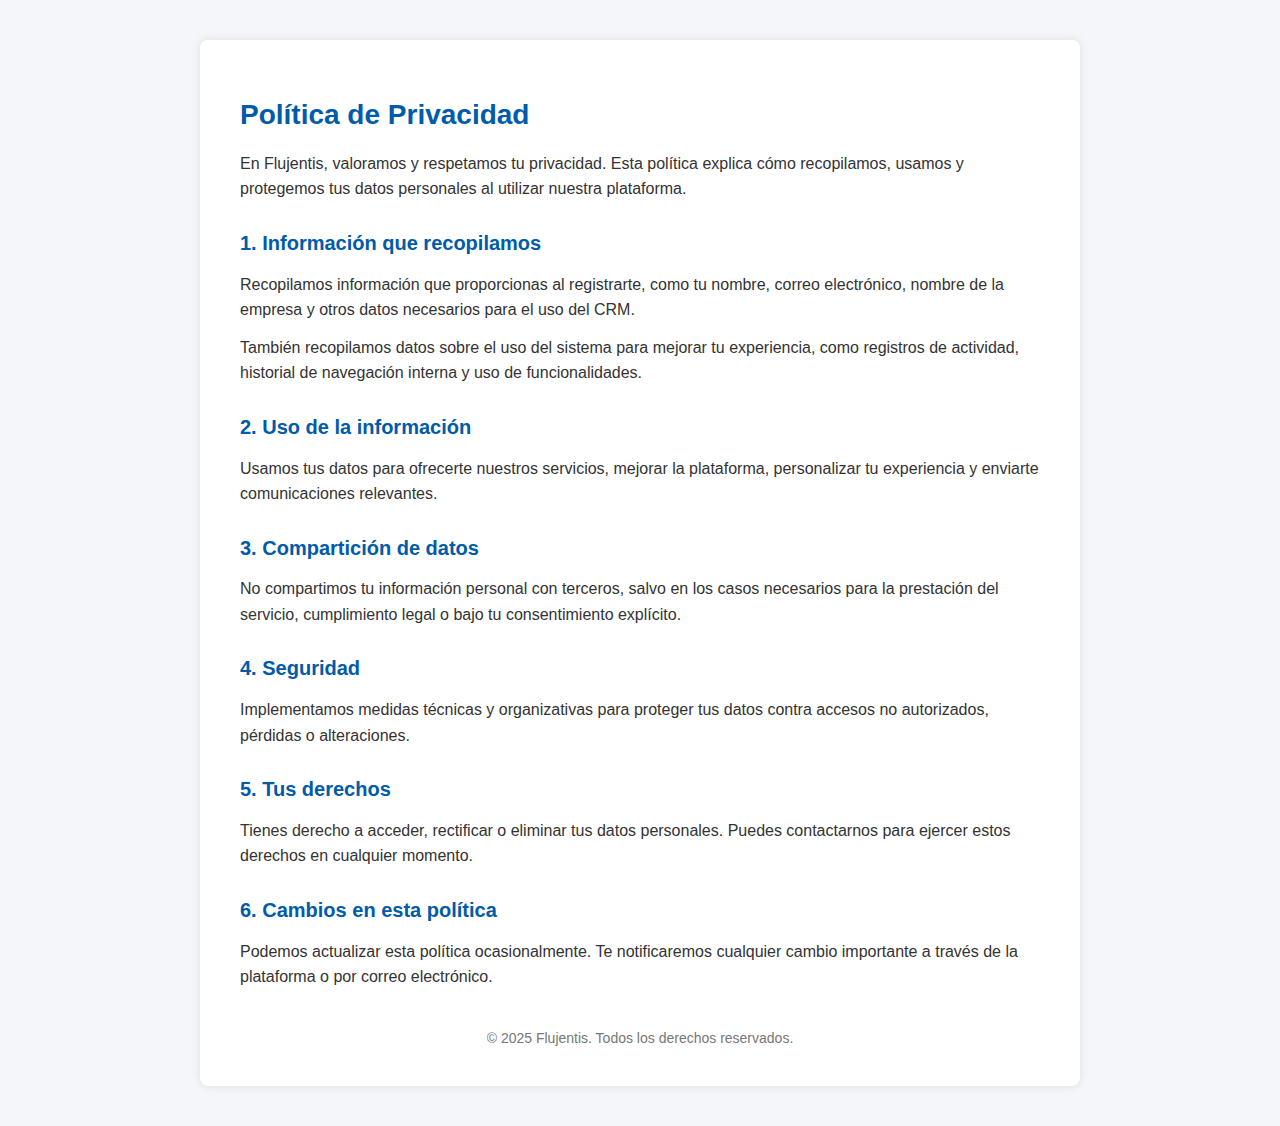
<file: politica-privacidad-flujentis.html>
<!DOCTYPE html>
<html lang="es">
<head>
  <meta charset="UTF-8" />
  <meta name="viewport" content="width=device-width, initial-scale=1.0" />
  <title>Política de Privacidad - Flujentis</title>
  <style>
    body {
      font-family: Arial, sans-serif;
      margin: 0;
      padding: 40px 20px;
      background-color: #f4f6f9;
      color: #333;
    }
    .container {
      max-width: 800px;
      margin: auto;
      background-color: #fff;
      padding: 40px;
      border-radius: 8px;
      box-shadow: 0 0 10px rgba(0, 0, 0, 0.1);
    }
    h1, h2 {
      color: #005baa;
    }
    h1 {
      font-size: 28px;
      margin-bottom: 20px;
    }
    h2 {
      font-size: 20px;
      margin-top: 30px;
    }
    p {
      line-height: 1.6;
      margin: 12px 0;
    }
    footer {
      text-align: center;
      margin-top: 40px;
      font-size: 14px;
      color: #777;
    }
  </style>
</head>
<body>
  <div class="container">
    <h1>Política de Privacidad</h1>
    <p>En Flujentis, valoramos y respetamos tu privacidad. Esta política explica cómo recopilamos, usamos y protegemos tus datos personales al utilizar nuestra plataforma.</p>

    <h2>1. Información que recopilamos</h2>
    <p>Recopilamos información que proporcionas al registrarte, como tu nombre, correo electrónico, nombre de la empresa y otros datos necesarios para el uso del CRM.</p>
    <p>También recopilamos datos sobre el uso del sistema para mejorar tu experiencia, como registros de actividad, historial de navegación interna y uso de funcionalidades.</p>

    <h2>2. Uso de la información</h2>
    <p>Usamos tus datos para ofrecerte nuestros servicios, mejorar la plataforma, personalizar tu experiencia y enviarte comunicaciones relevantes.</p>

    <h2>3. Compartición de datos</h2>
    <p>No compartimos tu información personal con terceros, salvo en los casos necesarios para la prestación del servicio, cumplimiento legal o bajo tu consentimiento explícito.</p>

    <h2>4. Seguridad</h2>
    <p>Implementamos medidas técnicas y organizativas para proteger tus datos contra accesos no autorizados, pérdidas o alteraciones.</p>

    <h2>5. Tus derechos</h2>
    <p>Tienes derecho a acceder, rectificar o eliminar tus datos personales. Puedes contactarnos para ejercer estos derechos en cualquier momento.</p>

    <h2>6. Cambios en esta política</h2>
    <p>Podemos actualizar esta política ocasionalmente. Te notificaremos cualquier cambio importante a través de la plataforma o por correo electrónico.</p>

    <footer>
      © 2025 Flujentis. Todos los derechos reservados.
    </footer>
  </div>
</body>
</html>
</file>
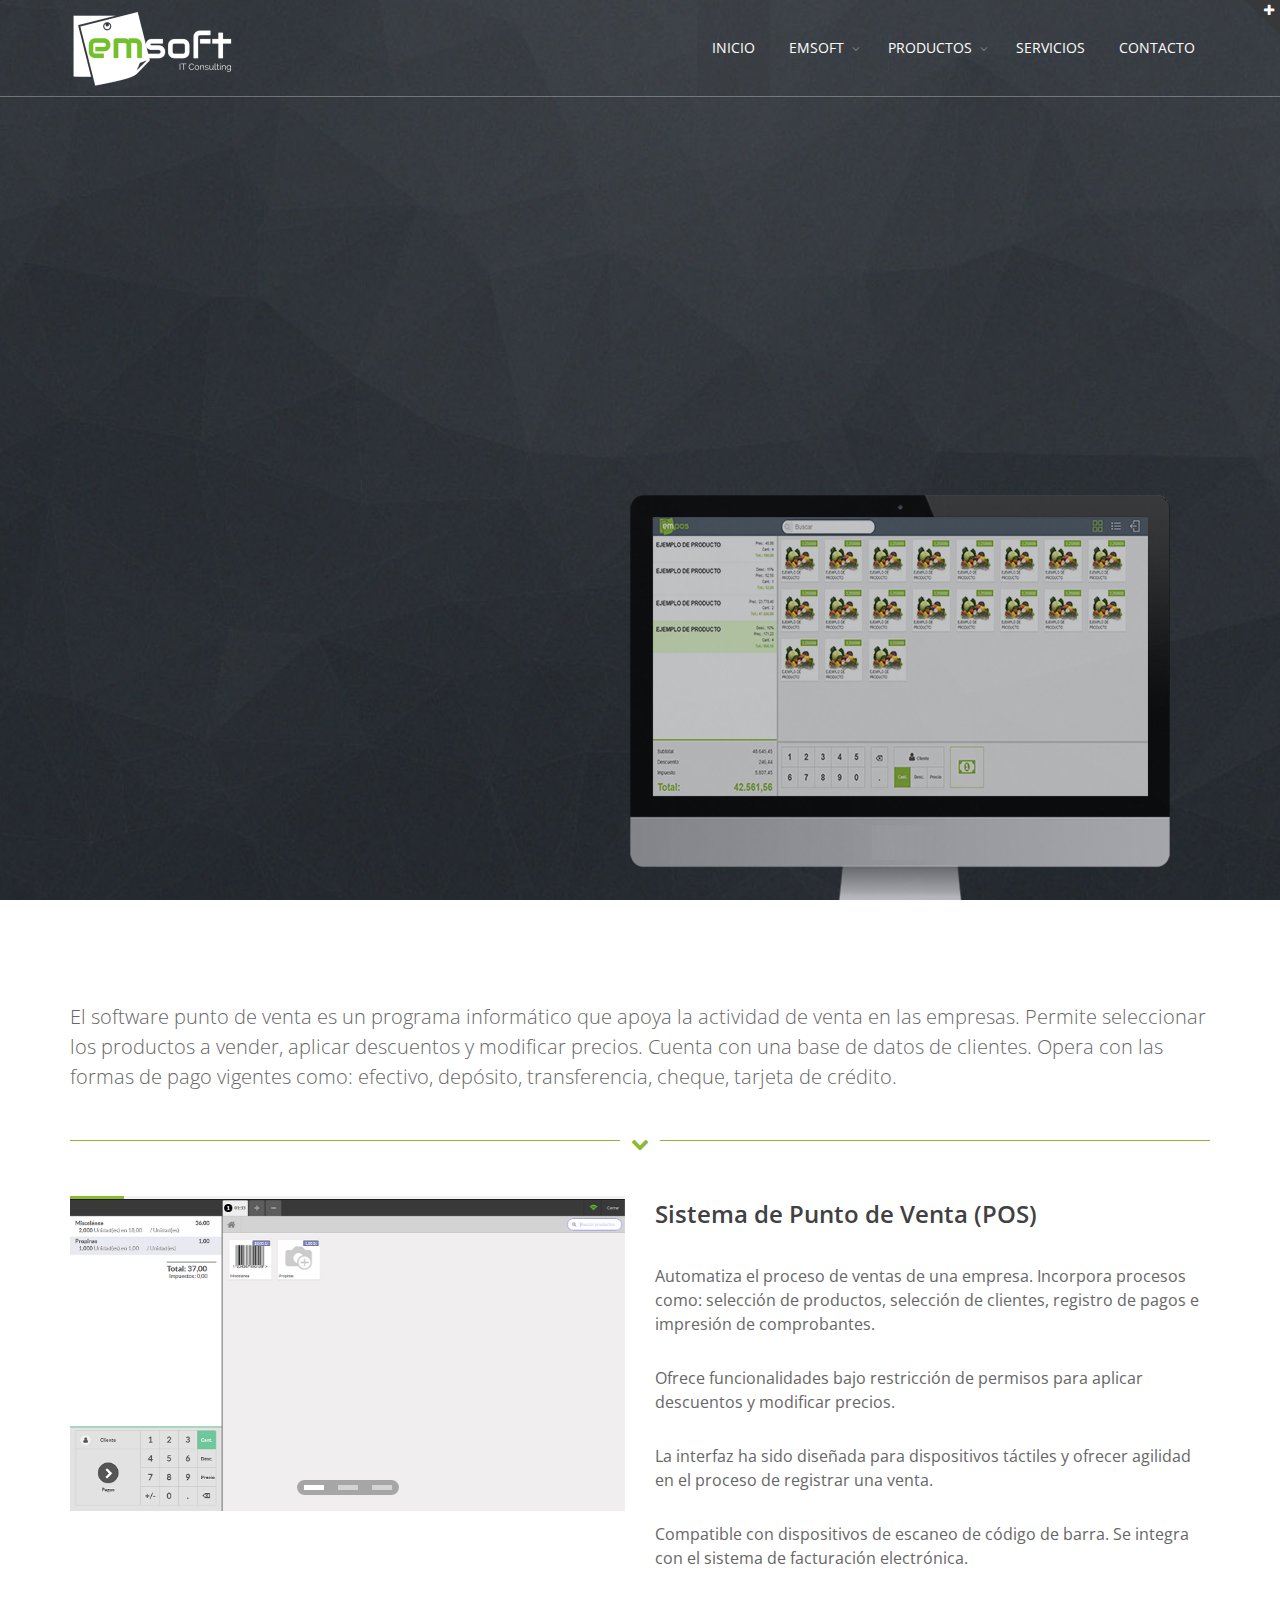
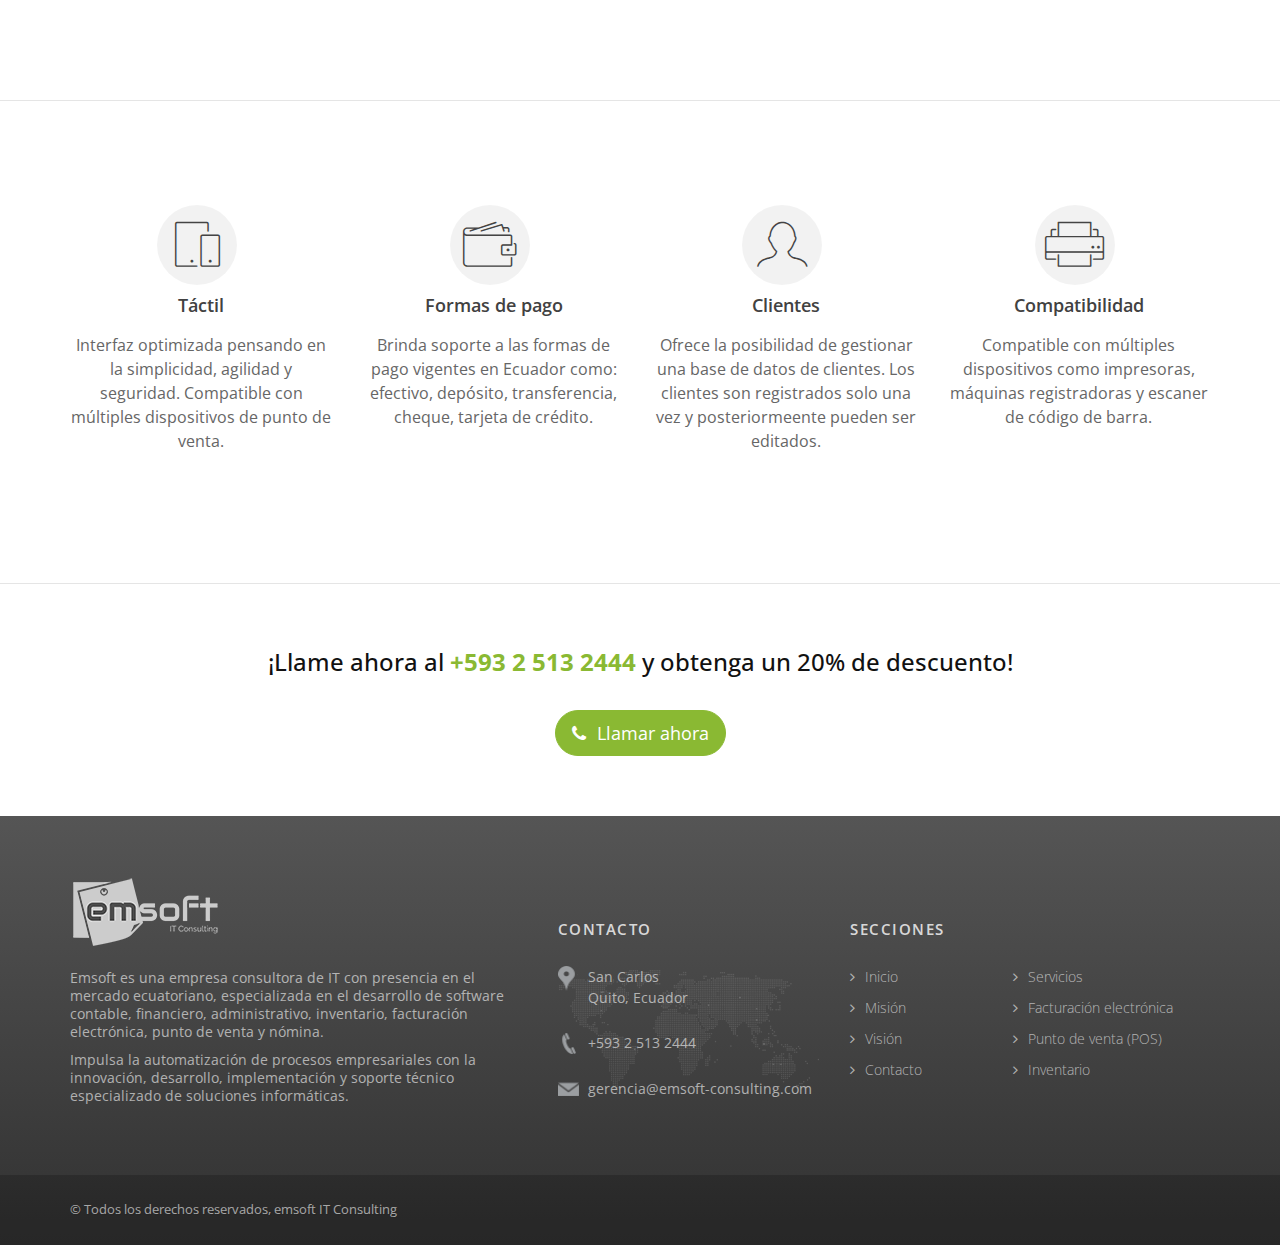
<file: punto-venta.html>
<!DOCTYPE html>
<html lang="en">
	<head>
		<meta charset="utf-8" />
		<title>Software de Punto de Venta | emsoft IT Consulting</title>
		<meta name="description" content="Emsoft es una empresa consultora de IT con presencia en el mercado ecuatoriano, especializada en el desarrollo de software contable, financiero, administrativo, inventario, facturación electrónica, punto de venta y nómina. Impulsa la automatización de procesos empresariales con la innovación, desarrollo, implementación y soporte técnico especializado de soluciones informáticas." />
		<meta name="keywords" content="emsoft,ecuador,consultora IT,desarrollo de software,contabilidad,administración,inventario,facturación electrónica,punto de venta,POS,ATS,nómina,automatización de procesos,innovación,desarrollo,implementación,soporte técnico,soluciones informáticas, tecnología" />
		<meta name="Author" content="emsoft" />

		<meta name="twitter:card" content="summary_large_image">
		<meta name="twitter:site" content="@emsoft_ec">
		<meta name="twitter:creator" content="@emmacias1">
		<meta property="og:url" content="http://emsoft.com.ec/">
		<meta property="og:title" content="Emsoft - Ingeniería, Software y Sistemas.">
		<meta property="og:description" content="Emsoft es una empresa consultora de IT con presencia en el mercado ecuatoriano, especializada en el desarrollo de software contable, financiero, administrativo, inventario, facturación electrónica, punto de venta y nómina. Impulsa la automatización de procesos empresariales con la innovación, desarrollo, implementación y soporte técnico especializado de soluciones informáticas.">
		<meta property="og:image" content="http://emsoft.com.ec/demo_files/images/emsoft.jpg">

		<!-- mobile settings -->
		<meta name="viewport" content="width=device-width, maximum-scale=1, initial-scale=1, user-scalable=0" />
		<!--[if IE]><meta http-equiv='X-UA-Compatible' content='IE=edge,chrome=1'><![endif]-->

		<!-- WEB FONTS : use %7C instead of | (pipe) -->
		<link href="https://fonts.googleapis.com/css?family=Open+Sans:300,400,600%7CRaleway:300,400,500,600,700%7CLato:300,400,400italic,600,700" rel="stylesheet" type="text/css" />

		<!-- CORE CSS -->
		<link href="assets/plugins/bootstrap/css/bootstrap.min.css" rel="stylesheet" type="text/css" />

		<!-- REVOLUTION SLIDER -->
		<link href="assets/plugins/slider.revolution/css/extralayers.css" rel="stylesheet" type="text/css" />
		<link href="assets/plugins/slider.revolution/css/settings.css" rel="stylesheet" type="text/css" />

		<!-- THEME CSS -->
		<link href="assets/css/essentials.css" rel="stylesheet" type="text/css" />
		<link href="assets/css/layout.css" rel="stylesheet" type="text/css" />

		<!-- PAGE LEVEL SCRIPTS -->
		<link href="assets/css/header-1.css" rel="stylesheet" type="text/css" />
		<link href="assets/css/color_scheme/green.css" rel="stylesheet" type="text/css" id="color_scheme" />

		<link rel="apple-touch-icon" sizes="57x57" href="favicon/apple-icon-57x57.png">
		<link rel="apple-touch-icon" sizes="60x60" href="favicon/apple-icon-60x60.png">
		<link rel="apple-touch-icon" sizes="72x72" href="favicon/apple-icon-72x72.png">
		<link rel="apple-touch-icon" sizes="76x76" href="favicon/apple-icon-76x76.png">
		<link rel="apple-touch-icon" sizes="114x114" href="favicon/apple-icon-114x114.png">
		<link rel="apple-touch-icon" sizes="120x120" href="favicon/apple-icon-120x120.png">
		<link rel="apple-touch-icon" sizes="144x144" href="favicon/apple-icon-144x144.png">
		<link rel="apple-touch-icon" sizes="152x152" href="favicon/apple-icon-152x152.png">
		<link rel="apple-touch-icon" sizes="180x180" href="favicon/apple-icon-180x180.png">
		<link rel="icon" type="image/png" sizes="192x192"  href="favicon/android-icon-192x192.png">
		<link rel="icon" type="image/png" sizes="32x32" href="favicon/favicon-32x32.png">
		<link rel="icon" type="image/png" sizes="96x96" href="favicon/favicon-96x96.png">
		<link rel="icon" type="image/png" sizes="16x16" href="favicon/favicon-16x16.png">
		<link rel="manifest" href="favicon/manifest.json">
		<meta name="msapplication-TileColor" content="#ffffff">
		<meta name="msapplication-TileImage" content="favicon/ms-icon-144x144.png">
		<meta name="theme-color" content="#ffffff">
	</head>

	<!--
		AVAILABLE BODY CLASSES:
		
		smoothscroll 			= create a browser smooth scroll
		enable-animation		= enable WOW animations

		bg-grey					= grey background
		grain-grey				= grey grain background
		grain-blue				= blue grain background
		grain-green				= green grain background
		grain-blue				= blue grain background
		grain-orange			= orange grain background
		grain-yellow			= yellow grain background
		
		boxed 					= boxed layout
		pattern1 ... patern11	= pattern background
		menu-vertical-hide		= hidden, open on click
		
		BACKGROUND IMAGE [together with .boxed class]
		data-background="assets/images/boxed_background/1.jpg"
	-->
	<body class="smoothscroll enable-animation">

		<!-- SLIDE TOP -->
		<div id="slidetop">

			<div class="container">
				
				<div class="row">

					<div class="col-md-4">
						<h6><i class="icon-heart"></i> ¿POR QUÉ emsoft?</h6>
						<p>Emsoft es una empresa consultora de IT con presencia en el mercado ecuatoriano, especializada en el desarrollo de software contable, financiero, administrativo, inventario, facturación electrónica, punto de venta y nómina. Impulsa la automatización de procesos empresariales con la innovación, desarrollo, implementación y soporte técnico especializado de soluciones informáticas.</p>
					</div>

					<div class="col-md-4">
						<h6><i class="icon-star"></i> INFORMACIÓN DE INTERÉS</h6>
						<ul class="list-unstyled">
							<li><a href="servicios.html"><i class="fa fa-angle-right"></i> Servicios</a></li>
							<li><a href="facturacion-electronica.html"><i class="fa fa-angle-right"></i> Facturación electrónica </a></li>
							<li><a href="punto-venta.html"><i class="fa fa-angle-right"></i> Punto de venta (POS)</a></li>
							<li><a href="inventario.html"><i class="fa fa-angle-right"></i> Inventario</a></li>
						</ul>
					</div>

					<div class="col-md-4">
						<h6><i class="icon-envelope"></i> DATOS DE CONTACTO</h6>
						<ul class="list-unstyled">
							<li><b>Dirección:</b> San Carlos, Quito, Ecuador</li>
							<li><b>Teléfono:</b> <a href="tel:59325132444">+593 2 513 2444</a></li>
							<li><b>Email:</b> <a href="mailto:gerencia@emsoft-consulting.com">gerencia@emsoft-consulting.com</a></li>
						</ul>
					</div>

				</div>

			</div>

			<a class="slidetop-toggle" href="#"><!-- toggle button --></a>

		</div>
		<!-- /SLIDE TOP -->


		<!-- wrapper -->
		<div id="wrapper">

			<!-- 
				AVAILABLE HEADER CLASSES

				Default nav height: 96px
				.header-md 		= 70px nav height
				.header-sm 		= 60px nav height

				.b-0 		= remove bottom border (only with transparent use)
				.transparent	= transparent header
				.translucent	= translucent header
				.sticky			= sticky header
				.static			= static header
				.dark			= dark header
				.bottom			= header on bottom
				
				shadow-before-1 = shadow 1 header top
				shadow-after-1 	= shadow 1 header bottom
				shadow-before-2 = shadow 2 header top
				shadow-after-2 	= shadow 2 header bottom
				shadow-before-3 = shadow 3 header top
				shadow-after-3 	= shadow 3 header bottom

				.clearfix		= required for mobile menu, do not remove!

				Example Usage:  class="clearfix sticky header-sm transparent b-0"
			-->
			<div id="header" class="navbar-toggleable-md sticky transparent clearfix">

					<!-- TOP NAV -->
					<header id="topNav">
						<div class="container">
	
							<!-- Mobile Menu Button -->
							<button class="btn btn-mobile" data-toggle="collapse" data-target=".nav-main-collapse">
								<i class="fa fa-bars"></i>
							</button>						
	
							<!-- Logo -->
							<a class="logo float-left" href="index.html">
								<img src="assets/images/logo-emsoft-light.png" alt="Logo de la empresa emsoft" /> <!-- light logo -->
								<img src="assets/images/logo-emsoft-dark.png" alt="Logo de la empresa emsoft" />
							</a>
	
							<!-- 
								Top Nav 
								
								AVAILABLE CLASSES:
								submenu-dark = dark sub menu
							-->
							<div class="navbar-collapse collapse float-right nav-main-collapse submenu-dark">
								<nav class="nav-main">
	
									<!--
										NOTE
										
										For a regular link, remove "dropdown" class from LI tag and "dropdown-toggle" class from the href.
										Direct Link Example: 
	
										<li>
											<a href="#">HOME</a>
										</li>
									-->
									<ul id="topMain" class="nav nav-pills nav-main">
										<li class="dropdown active"><!-- HOME -->
											<a href="index.html">
												INICIO
											</a>
										</li>
										<li class="dropdown"><!-- PAGES -->
											<a class="dropdown-toggle" href="#">
												EMSOFT
											</a>
											<ul class="dropdown-menu">
												<li><a href="mision.html">MISIÓN</a></li>
												<li><a href="vision.html">VISIÓN</a></li>
											</ul>
										</li>
										<li class="dropdown"><!-- FEATURES -->
											<a class="dropdown-toggle" href="#">
												PRODUCTOS
											</a>
											<ul class="dropdown-menu">
												<li><a href="facturacion-electronica.html"><i class="fa fa-file"></i> SISTEMA DE FACTURACIÓN ELECTRÓNICA</a></li>
												<li><a href="punto-venta.html"><i class="fa fa-shopping-cart"></i> PUNTO DE VENTA (POS)</a></li>
												<li><a href="inventario.html"><i class="fa fa-barcode"></i> SISTEMA DE INVENTARIO</a></li>
											</ul>
										</li>
										<li class="dropdown"><!-- PORTFOLIO -->
											<a href="servicios.html">
												SERVICIOS
											</a>
										</li>
										<li class="dropdown"><!-- HOME -->
											<a href="contacto.html">
												CONTACTO
											</a>
										</li>
									</ul>
	
								</nav>
							</div>
	
						</div>
					</header>
					<!-- /Top Nav -->
	
			</div>


			<!-- REVOLUTION SLIDER -->
			<section id="slider" class="fullwidthbanner-container roundedcorners">
					<!--
					Navigation Styles:
					
						data-navigationStyle="" theme default navigation
						
						data-navigationStyle="preview1"
						data-navigationStyle="preview2"
						data-navigationStyle="preview3"
						data-navigationStyle="preview4"
						
					Bottom Shadows
						data-shadow="1"
						data-shadow="2"
						data-shadow="3"
						
					Slider Height (do not use on fullscreen mode)
						data-height="300"
						data-height="350"
						data-height="400"
						data-height="450"
						data-height="500"
						data-height="550"
						data-height="600"
						data-height="650"
						data-height="700"
						data-height="750"
						data-height="800"
				-->
				
				<div class="fullscreenbanner" data-navigationStyle="preview4">	
					<ul class="hide">
	
						<!-- SLIDE  -->
						<li data-transition="fade" data-slotamount="7" data-masterspeed="300" data-title="Punto de Venta (POS)" data-saveperformance="off">

							<img src="demo_files/images/particles_bg.jpg" alt="video" data-bgposition="top center" data-bgfit="cover" data-bgrepeat="no-repeat">

							<div class="tp-caption lfb" 
								data-x="right" data-hoffset="-70" 
								data-y="120" 
								data-speed="2000" 
								data-start="500" 
								data-easing="easeOutExpo" 
								data-elementdelay="0.1" 
								data-endelementdelay="0.1" 
								data-endspeed="300" 
								style="z-index: 2;">
								<img src="assets/images/1x1.png" alt="Software de punto de venta POS para Ecuador" data-lazyload="demo_files/images/app-punto-venta-pos.png">
							</div>

							<div class="tp-caption mediumlarge_light_white lfb tp-resizeme" 
								data-x="left" data-hoffset="150"
								data-y="130" 
								data-speed="1000" 
								data-start="1400" 
								data-easing="easeOutExpo" 
								data-splitin="none" 
								data-splitout="none" 
								data-elementdelay="0.1" 
								data-endelementdelay="0.1" 
								data-endspeed="300" 
								style="z-index: 3; max-width: auto; max-height: auto; white-space: nowrap;">
								<img src="demo_files/images/empos-logo.png" alt="Software de punto de venta POS para Ecuador" />
							</div>

							<div class="tp-caption block_white sfl tp-resizeme" 
								data-x="70" 
								data-y="316" 
								data-speed="750" 
								data-start="1900" 
								data-easing="easeOutExpo" 
								data-splitin="none" 
								data-splitout="none" 
								data-elementdelay="0.1" 
								data-endelementdelay="0.1" 
								data-endspeed="300" 
								style="z-index: 5; max-width: auto; max-height: auto; white-space: nowrap;">El mejor amigo para tu tienda
							</div>

							<div class="tp-caption block_theme_color sfr tp-resizeme" 
								data-x="120" 
								data-y="360" 
								data-speed="750" 
								data-start="2200" 
								data-easing="easeOutExpo" 
								data-splitin="none" 
								data-splitout="none" 
								data-elementdelay="0.1" 
								data-endelementdelay="0.1" 
								data-endspeed="300" 
								style="z-index: 6; max-width: auto; max-height: auto; white-space: nowrap;">Integración con facturación electrónica
							</div>

							<div class="tp-caption block_white sfb tp-resizeme" 
								data-x="170" 
								data-y="406" 
								data-speed="750" 
								data-start="2500" 
								data-easing="easeOutExpo" 
								data-splitin="none" 
								data-splitout="none" 
								data-elementdelay="0.1" 
								data-endelementdelay="0.1" 
								data-endspeed="300" 
								style="z-index: 7; max-width: auto; max-height: auto; white-space: nowrap;">Múltiples formas de pago
							</div>
						</li>
	
					</ul>
				</div>
				</section>
				<!-- /REVOLUTION SLIDER -->




			<!-- -->
			<section>
				<div class="container">
					
					<p class="lead">El software punto de venta es un programa informático que apoya la actividad de venta en las empresas. Permite seleccionar los productos a vender, aplicar descuentos y modificar precios. Cuenta con una base de datos de clientes. Opera con las formas de pago vigentes como: efectivo, depósito, transferencia, cheque, tarjeta de crédito.</p>
					
					<div class="divider divider-center divider-color"><!-- divider -->
						<i class="fa fa-chevron-down"></i>
					</div>

					<!-- BORN TO BE A WINNER -->
					<article class="row">
						<div class="col-md-6">
							<!-- OWL SLIDER -->
							<div class="owl-carousel buttons-autohide controlls-over m-0" data-plugin-options='{"items": 1, "autoHeight": true, "navigation": true, "pagination": true, "transitionStyle":"backSlide", "progressBar":"true"}'>
								<div>
									<img class="img-fluid" src="demo_files/images/mockups/800x553/app-punto-venta-pos-01.png" alt="Software de punto de venta POS para Ecuador">
								</div>
								<div>
									<img class="img-fluid" src="demo_files/images/mockups/800x553/app-punto-venta-pos-02.png" alt="Software de punto de venta POS para Ecuador">
								</div>
								<div>
									<img class="img-fluid" src="demo_files/images/mockups/800x553/app-punto-venta-pos-03.png" alt="Software de punto de venta POS para Ecuador">
								</div>
							</div>
							<!-- /OWL SLIDER -->
						</div>
						<div class="col-md-6">
							<h3>Sistema de Punto de Venta (POS)</h3>
							<p>Automatiza el proceso de ventas de una empresa. Incorpora procesos como: selección de productos, selección de clientes, registro de pagos e impresión de comprobantes.</p>
							
							<p>Ofrece funcionalidades bajo restricción de permisos para aplicar descuentos y modificar precios.</p>
							
							<p>La interfaz ha sido diseñada para dispositivos táctiles y ofrecer agilidad en el proceso de registrar una venta.</p>

							<p>Compatible con dispositivos de escaneo de código de barra. Se integra con el sistema de facturación electrónica.</p>
						</div>
					</article>
					<!-- /BORN TO BE A WINNER -->

				</div>
			</section>
			<!-- / -->




			<!-- -->
			<section>
				<div class="container">

					<!-- FEATURED BOXES 3 -->
					<div class="row">
						<div class="col-md-3 col-6">
							<div class="text-center">
								<i class="ico-light ico-lg ico-rounded ico-hover et-mobile"></i>
								<h4>Táctil</h4>
								<p>Interfaz optimizada pensando en la simplicidad, agilidad y seguridad. Compatible con múltiples dispositivos de punto de venta.</p>
							</div>
						</div>
						<div class="col-md-3 col-6">
							<div class="text-center">
								<i class="ico-light ico-lg ico-rounded ico-hover et-wallet"></i>
								<h4>Formas de pago</h4>
								<p>Brinda soporte a las formas de pago vigentes en Ecuador como: efectivo, depósito, transferencia, cheque, tarjeta de crédito.</p>
							</div>
						</div>
						<div class="col-md-3 col-6">
							<div class="text-center">
								<i class="ico-light ico-lg ico-rounded ico-hover et-profile-male "></i>
								<h4>Clientes</h4>
								<p>Ofrece la posibilidad de gestionar una base de datos de clientes. Los clientes son registrados solo una vez y posteriormeente pueden ser editados.</p>
							</div>
						</div>
						<div class="col-md-3 col-6">
							<div class="text-center">
								<i class="ico-light ico-lg ico-rounded ico-hover et-printer"></i>
								<h4>Compatibilidad</h4>
								<p>Compatible con múltiples dispositivos como impresoras, máquinas registradoras y escaner de código de barra.</p>
							</div>
						</div>
					</div>
					<!-- /FEATURED BOXES 3 -->

				</div>
			</section>
			<!-- / -->



			<!-- 
			CALLOUT

			FULLWIDTH: OUTSIDE OF <section> 

				Available Classes:
				alert-default
				alert-info
				alert-warning
				alert-danger
				alert-success
				alert-dark
			-->

			<div class="callout alert alert-transparent b-0 rad-0 m-0 pt-60 pb-60 clearfix">

				<div class="text-center">

					<h3>¡Llame ahora al <span><strong>+593 2 513 2444</strong></span> y obtenga un 20% de descuento!</h3>
					
					<a href="tel:59325132444" rel="nofollow" class="btn btn-primary btn-lg btn-round mt-30"><i class="fa fa-phone"></i> Llamar ahora</a>
				</div>

			</div>
			<!-- /CALLOUT -->


			<!-- FOOTER -->
			<footer id="footer">
					<div class="container">
	
						<div class="row">
							
							<div class="col-md-5">
								<!-- Footer Logo -->
								<img class="footer-logo" src="assets/images/logo-emsoft-footer.png" alt="Logo de la empresa emsoft" />
	
								<!-- Small Description -->
								<p style="margin-bottom: 10px;">Emsoft es una empresa consultora de IT con presencia en el mercado ecuatoriano, especializada en el desarrollo de software contable, financiero, administrativo, inventario, facturación electrónica, punto de venta y nómina.</p>
								<p style="margin-bottom: 10px;">Impulsa la automatización de procesos empresariales con la innovación, desarrollo, implementación y soporte técnico especializado de soluciones informáticas.</p>
	
							</div>
	
							<div class="col-md-3">
								<br /><br />
								<!-- Contact Address -->
								<h4 class="letter-spacing-1">CONTACTO</h4>
								
								<address>
									<ul class="list-unstyled">
										<li class="footer-sprite address">
											San Carlos<br>
											Quito, Ecuador<br>
										</li>
										<li class="footer-sprite phone">
											+593 2 513 2444
										</li>
										<li class="footer-sprite email">
											<a href="mailto:gerencia@emsoft-consulting.com">gerencia@emsoft-consulting.com</a>
										</li>
									</ul>
								</address>
								<!-- /Contact Address -->
	
							</div>
	
							<div class="col-md-4">
								<br /><br />
								<!-- Links -->
								<h4 class="letter-spacing-1">SECCIONES</h4>
								<div class="row">
									<div class="col-md-5">
										<ul class="footer-links list-unstyled">
											<li><a href="index.html">Inicio</a></li>
											<li><a href="mision.html">Misión</a></li>
											<li><a href="vision.html">Visión</a></li>
											<li><a href="contacto.html">Contacto</a></li>
										</ul>
									</div>
									<div class="col-md-7">
										<ul class="footer-links list-unstyled">
											<li><a href="servicios.html">Servicios</a></li>
											<li><a href="facturacion-electronica.html">Facturación electrónica</a></li>
											<li><a href="punto-venta.html">Punto de venta (POS)</a></li>
											<li><a href="inventario.html">Inventario</a></li>
										</ul>
									</div>
								</div>
								<!-- /Links -->
	
								<!-- Social Icons -->
								<!--<div class="mt-20 text-align-center">
									<a href="#" class="social-icon social-icon-border social-facebook float-left" data-toggle="tooltip" data-placement="top" title="Facebook">
	
										<i class="icon-facebook"></i>
										<i class="icon-facebook"></i>
									</a>
	
									<a href="#" class="social-icon social-icon-border social-twitter float-left" data-toggle="tooltip" data-placement="top" title="Twitter">
										<i class="icon-twitter"></i>
										<i class="icon-twitter"></i>
									</a>
	
									<a href="#" class="social-icon social-icon-border social-gplus float-left" data-toggle="tooltip" data-placement="top" title="Google plus">
										<i class="icon-gplus"></i>
										<i class="icon-gplus"></i>
									</a>
	
									<a href="#" class="social-icon social-icon-border social-linkedin float-left" data-toggle="tooltip" data-placement="top" title="Linkedin">
										<i class="icon-linkedin"></i>
										<i class="icon-linkedin"></i>
									</a>
						
								</div> -->
								<!-- /Social Icons -->
	
							</div>
	
						</div>
	
					</div>
	
					<div class="copyright">
						<div class="container">
							&copy; Todos los derechos reservados, emsoft IT Consulting
						</div>
					</div>
				</footer>
				<!-- /FOOTER -->

		</div>
		<!-- /wrapper -->


		<!-- SCROLL TO TOP -->
		<a href="#" id="toTop"></a>


		<!-- PRELOADER -->
		<div id="preloader">
			<div class="inner">
				<span class="loader"></span>
			</div>
		</div><!-- /PRELOADER -->


		<!-- JAVASCRIPT FILES -->
		<script>var plugin_path = 'assets/plugins/';</script>
		<script src="assets/plugins/jquery/jquery-3.3.1.min.js"></script>

		<script src="assets/js/scripts.js"></script>
		
		<!-- STYLESWITCHER - REMOVE -->
		

		<!-- REVOLUTION SLIDER -->
		<script src="assets/plugins/slider.revolution/js/jquery.themepunch.tools.min.js"></script>
		<script src="assets/plugins/slider.revolution/js/jquery.themepunch.revolution.min.js"></script>
		<script src="assets/js/view/demo.revolution_slider.js"></script>

		<!-- PARTICLE EFFECT -->
		<script src="assets/plugins/effects/canvas.particles.js"></script>
	</body>
</html>
</file>
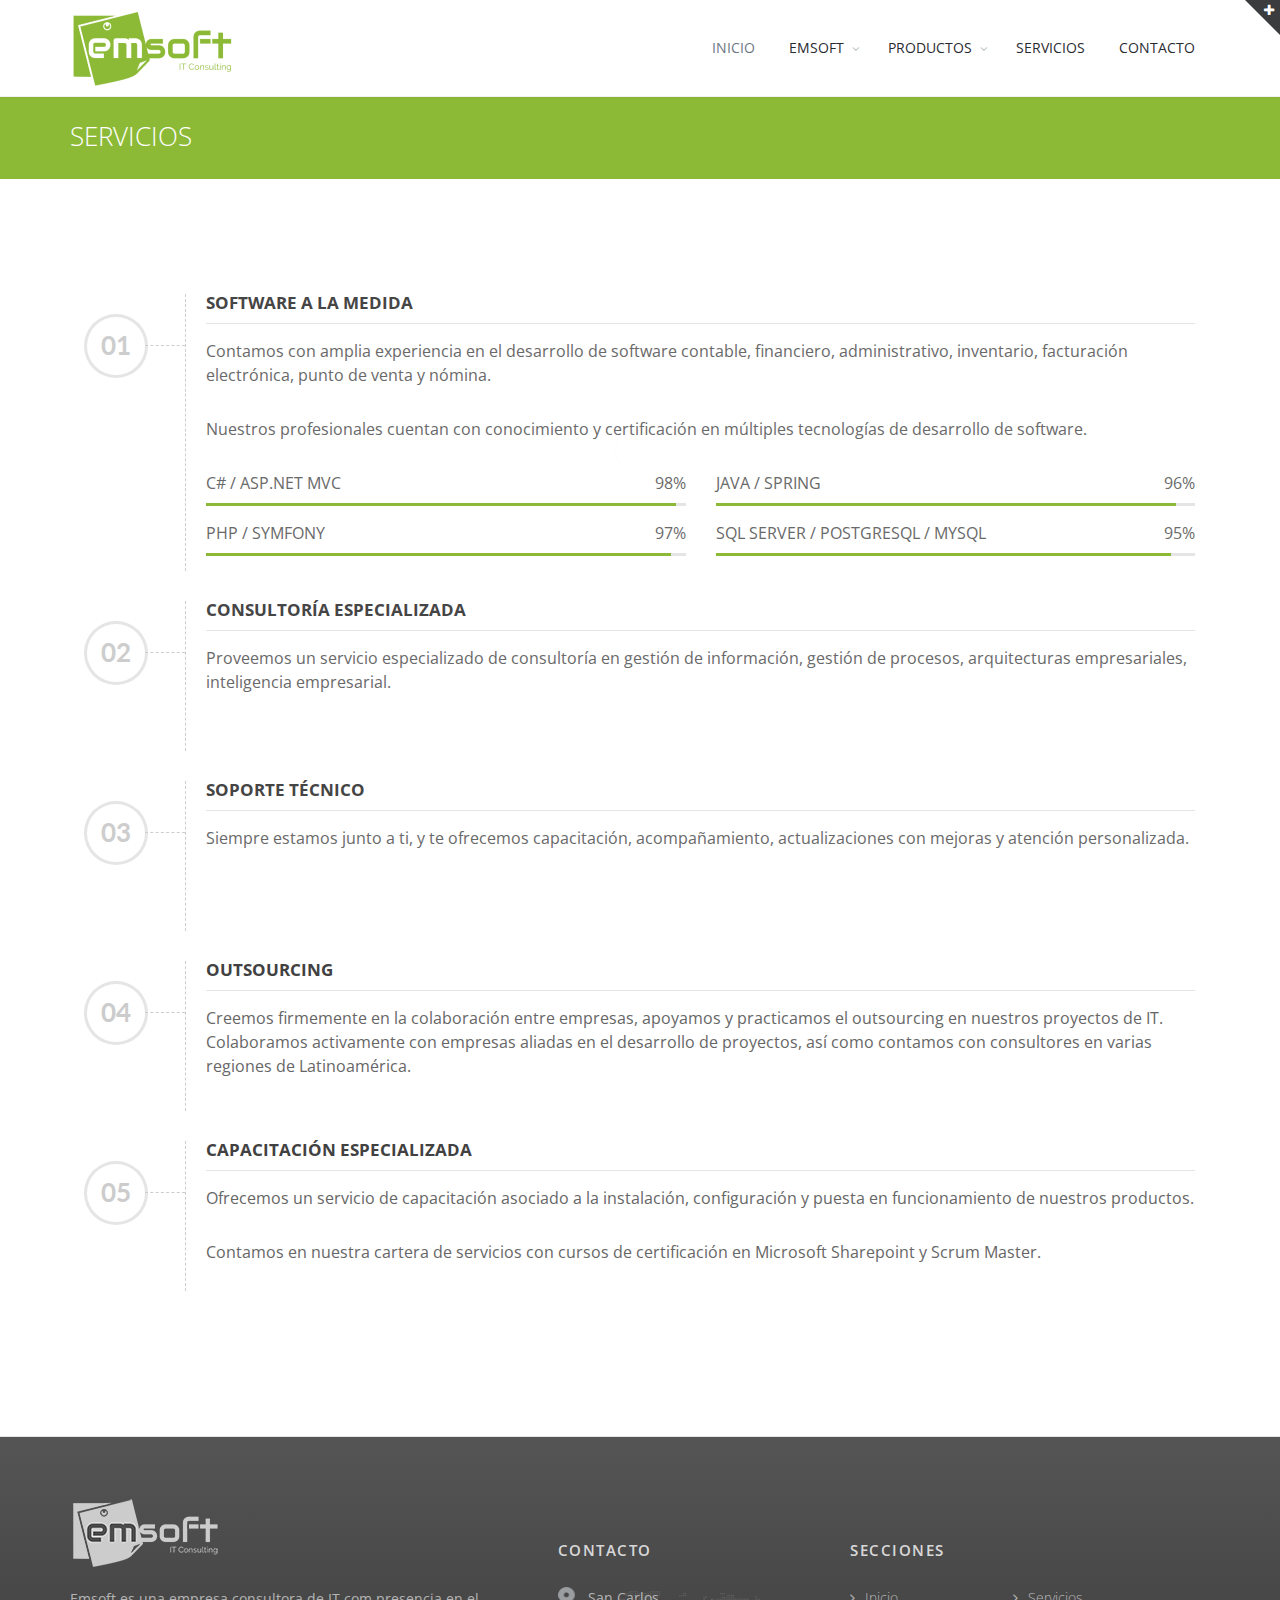
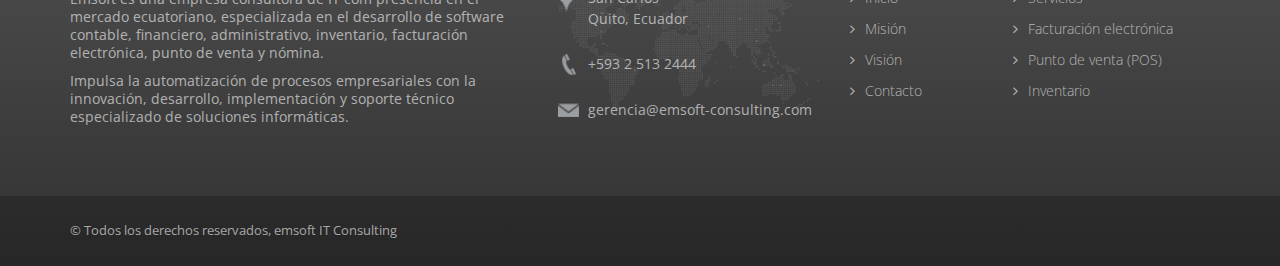
<file: servicios.html>
<!DOCTYPE html>
<html lang="en">
	<head>
		<meta charset="utf-8" />
		<title>Servicios especializados | emsoft IT Consulting</title>
		<meta name="description" content="Emsoft es una empresa consultora de IT con presencia en el mercado ecuatoriano, especializada en el desarrollo de software contable, financiero, administrativo, inventario, facturación electrónica, punto de venta y nómina. Impulsa la automatización de procesos empresariales con la innovación, desarrollo, implementación y soporte técnico especializado de soluciones informáticas." />
		<meta name="keywords" content="emsoft,ecuador,consultora IT,desarrollo de software,contabilidad,administración,inventario,facturación electrónica,punto de venta,POS,ATS,nómina,automatización de procesos,innovación,desarrollo,implementación,soporte técnico,soluciones informáticas, tecnología" />
		<meta name="Author" content="emsoft" />

		<meta name="twitter:card" content="summary_large_image">
		<meta name="twitter:site" content="@emsoft_ec">
		<meta name="twitter:creator" content="@emmacias1">
		<meta property="og:url" content="http://emsoft.com.ec/">
		<meta property="og:title" content="Emsoft - Ingeniería, Software y Sistemas.">
		<meta property="og:description" content="Emsoft es una empresa consultora de IT con presencia en el mercado ecuatoriano, especializada en el desarrollo de software contable, financiero, administrativo, inventario, facturación electrónica, punto de venta y nómina. Impulsa la automatización de procesos empresariales con la innovación, desarrollo, implementación y soporte técnico especializado de soluciones informáticas.">
		<meta property="og:image" content="http://emsoft.com.ec/demo_files/images/emsoft.jpg">

		<!-- mobile settings -->
		<meta name="viewport" content="width=device-width, maximum-scale=1, initial-scale=1, user-scalable=0" />
		<!--[if IE]><meta http-equiv='X-UA-Compatible' content='IE=edge,chrome=1'><![endif]-->

		<!-- WEB FONTS : use %7C instead of | (pipe) -->
		<link href="https://fonts.googleapis.com/css?family=Open+Sans:300,400,600%7CRaleway:300,400,500,600,700%7CLato:300,400,400italic,600,700" rel="stylesheet" type="text/css" />

		<!-- CORE CSS -->
		<link href="assets/plugins/bootstrap/css/bootstrap.min.css" rel="stylesheet" type="text/css" />

		<!-- REVOLUTION SLIDER -->
		<link href="assets/plugins/slider.revolution/css/extralayers.css" rel="stylesheet" type="text/css" />
		<link href="assets/plugins/slider.revolution/css/settings.css" rel="stylesheet" type="text/css" />

		<!-- THEME CSS -->
		<link href="assets/css/essentials.css" rel="stylesheet" type="text/css" />
		<link href="assets/css/layout.css" rel="stylesheet" type="text/css" />

		<!-- PAGE LEVEL SCRIPTS -->
		<link href="assets/css/header-1.css" rel="stylesheet" type="text/css" />
		<link href="assets/css/color_scheme/green.css" rel="stylesheet" type="text/css" id="color_scheme" />

		<link rel="apple-touch-icon" sizes="57x57" href="favicon/apple-icon-57x57.png">
		<link rel="apple-touch-icon" sizes="60x60" href="favicon/apple-icon-60x60.png">
		<link rel="apple-touch-icon" sizes="72x72" href="favicon/apple-icon-72x72.png">
		<link rel="apple-touch-icon" sizes="76x76" href="favicon/apple-icon-76x76.png">
		<link rel="apple-touch-icon" sizes="114x114" href="favicon/apple-icon-114x114.png">
		<link rel="apple-touch-icon" sizes="120x120" href="favicon/apple-icon-120x120.png">
		<link rel="apple-touch-icon" sizes="144x144" href="favicon/apple-icon-144x144.png">
		<link rel="apple-touch-icon" sizes="152x152" href="favicon/apple-icon-152x152.png">
		<link rel="apple-touch-icon" sizes="180x180" href="favicon/apple-icon-180x180.png">
		<link rel="icon" type="image/png" sizes="192x192"  href="favicon/android-icon-192x192.png">
		<link rel="icon" type="image/png" sizes="32x32" href="favicon/favicon-32x32.png">
		<link rel="icon" type="image/png" sizes="96x96" href="favicon/favicon-96x96.png">
		<link rel="icon" type="image/png" sizes="16x16" href="favicon/favicon-16x16.png">
		<link rel="manifest" href="favicon/manifest.json">
		<meta name="msapplication-TileColor" content="#ffffff">
		<meta name="msapplication-TileImage" content="favicon/ms-icon-144x144.png">
		<meta name="theme-color" content="#ffffff">
	</head>

	<!--
		AVAILABLE BODY CLASSES:
		
		smoothscroll 			= create a browser smooth scroll
		enable-animation		= enable WOW animations

		bg-grey					= grey background
		grain-grey				= grey grain background
		grain-blue				= blue grain background
		grain-green				= green grain background
		grain-blue				= blue grain background
		grain-orange			= orange grain background
		grain-yellow			= yellow grain background
		
		boxed 					= boxed layout
		pattern1 ... patern11	= pattern background
		menu-vertical-hide		= hidden, open on click
		
		BACKGROUND IMAGE [together with .boxed class]
		data-background="assets/images/boxed_background/1.jpg"
	-->
	<body class="smoothscroll enable-animation">

		<!-- SLIDE TOP -->
		<div id="slidetop">

			<div class="container">
				
				<div class="row">

					<div class="col-md-4">
						<h6><i class="icon-heart"></i> ¿POR QUÉ emsoft?</h6>
						<p>Emsoft es una empresa consultora de IT con presencia en el mercado ecuatoriano, especializada en el desarrollo de software contable, financiero, administrativo, inventario, facturación electrónica, punto de venta y nómina. Impulsa la automatización de procesos empresariales con la innovación, desarrollo, implementación y soporte técnico especializado de soluciones informáticas.</p>
					</div>

					<div class="col-md-4">
						<h6><i class="icon-star"></i> INFORMACIÓN DE INTERÉS</h6>
						<ul class="list-unstyled">
							<li><a href="servicios.html"><i class="fa fa-angle-right"></i> Servicios</a></li>
							<li><a href="facturacion-electronica.html"><i class="fa fa-angle-right"></i> Facturación electrónica </a></li>
							<li><a href="punto-venta.html"><i class="fa fa-angle-right"></i> Punto de venta (POS)</a></li>
							<li><a href="inventario.html"><i class="fa fa-angle-right"></i> Inventario</a></li>
						</ul>
					</div>

					<div class="col-md-4">
						<h6><i class="icon-envelope"></i> DATOS DE CONTACTO</h6>
						<ul class="list-unstyled">
							<li><b>Dirección:</b> San Carlos, Quito, Ecuador</li>
							<li><b>Teléfono:</b> <a href="tel:59325132444">+593 2 513 2444</a></li>
							<li><b>Email:</b> <a href="mailto:gerencia@emsoft-consulting.com">gerencia@emsoft-consulting.com</a></li>
						</ul>
					</div>

				</div>

			</div>

			<a class="slidetop-toggle" href="#"><!-- toggle button --></a>

		</div>
		<!-- /SLIDE TOP -->


		<!-- wrapper -->
		<div id="wrapper">

			<!-- 
				AVAILABLE HEADER CLASSES

				Default nav height: 96px
				.header-md 		= 70px nav height
				.header-sm 		= 60px nav height

				.b-0 		= remove bottom border (only with transparent use)
				.transparent	= transparent header
				.translucent	= translucent header
				.sticky			= sticky header
				.static			= static header
				.dark			= dark header
				.bottom			= header on bottom
				
				shadow-before-1 = shadow 1 header top
				shadow-after-1 	= shadow 1 header bottom
				shadow-before-2 = shadow 2 header top
				shadow-after-2 	= shadow 2 header bottom
				shadow-before-3 = shadow 3 header top
				shadow-after-3 	= shadow 3 header bottom

				.clearfix		= required for mobile menu, do not remove!

				Example Usage:  class="clearfix sticky header-sm transparent b-0"
			-->
			<div id="header" class="navbar-toggleable-md sticky clearfix">

				<!-- TOP NAV -->
				<header id="topNav">
					<div class="container">

						<!-- Mobile Menu Button -->
						<button class="btn btn-mobile" data-toggle="collapse" data-target=".nav-main-collapse">
							<i class="fa fa-bars"></i>
						</button>

						<!-- Logo -->
						<a class="logo float-left" href="index.html">
							<img src="assets/images/logo-emsoft-dark.png" alt="Logo de la empresa emsoft" />
						</a>

						<!-- 
							Top Nav 
							
							AVAILABLE CLASSES:
							submenu-dark = dark sub menu
						-->
						<div class="navbar-collapse collapse float-right nav-main-collapse">
							<nav class="nav-main">

								<!--
									NOTE
									
									For a regular link, remove "dropdown" class from LI tag and "dropdown-toggle" class from the href.
									Direct Link Example: 

									<li>
										<a href="#">HOME</a>
									</li>
								-->
								<ul id="topMain" class="nav nav-pills nav-main">
									<li class="dropdown active"><!-- HOME -->
										<a href="index.html">
											INICIO
										</a>
									</li>
									<li class="dropdown"><!-- PAGES -->
										<a class="dropdown-toggle" href="#">
											EMSOFT
										</a>
										<ul class="dropdown-menu">
											<li><a href="mision.html">MISIÓN</a></li>
											<li><a href="vision.html">VISIÓN</a></li>
										</ul>
									</li>
									<li class="dropdown"><!-- FEATURES -->
										<a class="dropdown-toggle" href="#">
											PRODUCTOS
										</a>
										<ul class="dropdown-menu">
											<li><a href="facturacion-electronica.html"><i class="fa fa-file"></i> SISTEMA DE FACTURACIÓN ELECTRÓNICA</a></li>
											<li><a href="punto-venta.html"><i class="fa fa-shopping-cart"></i> PUNTO DE VENTA (POS)</a></li>
											<li><a href="inventario.html"><i class="fa fa-barcode"></i> SISTEMA DE INVENTARIO</a></li>
										</ul>
									</li>
									<li class="dropdown"><!-- PORTFOLIO -->
										<a href="servicios.html">
											SERVICIOS
										</a>
									</li>
									<li class="dropdown"><!-- HOME -->
										<a href="contacto.html">
											CONTACTO
										</a>
									</li>
								</ul>

							</nav>
						</div>

					</div>
				</header>
				<!-- /Top Nav -->

			</div>


			<!-- 
				PAGE HEADER 
				
				CLASSES:
					.page-header-xs	= 20px margins
					.page-header-md	= 50px margins
					.page-header-lg	= 80px margins
					.page-header-xlg= 130px margins
					.dark			= dark page header

					.shadow-before-1 	= shadow 1 header top
					.shadow-after-1 	= shadow 1 header bottom
					.shadow-before-2 	= shadow 2 header top
					.shadow-after-2 	= shadow 2 header bottom
					.shadow-before-3 	= shadow 3 header top
					.shadow-after-3 	= shadow 3 header bottom
			-->
			<section class="page-header page-header-xs dark" style="background-color: #8AB933 !important;">
				<div class="container">

					<h1>SERVICIOS</h1>

				</div>
			</section>
			<!-- /PAGE HEADER -->




			<!-- -->
			<section>
				<div class="container">

					<div class="box-inner">
					
						<div class="timeline"><!-- .timeline-inverse = right position [left on RTL] -->

								<!-- ITEM -->
								<div class="timeline-item timeline-item-bordered">
									<!-- timeline entry -->
									<div class="timeline-entry rounded" style="padding-top: 15px !important;"><!-- .rounded = entry -->
										01
										<div class="timeline-vline"><!-- vertical line --></div>
									</div>
									<!-- /timeline entry -->

									<h2 class="uppercase bold fs-17">SOFTWARE A LA MEDIDA</h2>
									<p>Contamos con amplia experiencia en el desarrollo de software contable, financiero, administrativo, inventario, facturación electrónica, punto de venta y nómina.</p>
									<p>Nuestros profesionales cuentan con conocimiento y certificación en múltiples tecnologías de desarrollo de software.</p>

									<div class="row">
										<div class="col-md-6 col-sm-6">
										
											<label class="block">
												<span class="float-right">98%</span> 
												C# / ASP.NET MVC
											</label>
											<div class="progress progress-xxs">
												<div class="progress-bar progress-bar-primary" role="progressbar" aria-valuenow="98" aria-valuemin="0" aria-valuemax="100" style="width: 98%; min-width: 2em;"></div>
											</div>

										</div>
										<div class="col-md-6 col-sm-6">

											<label class="block">
												<span class="float-right">96%</span> 
												JAVA / SPRING
											</label>
											<div class="progress progress-xxs">
												<div class="progress-bar progress-bar-primary" role="progressbar" aria-valuenow="96" aria-valuemin="0" aria-valuemax="100" style="width: 96%; min-width: 2em;"></div>
											</div>

										</div>
										<div class="col-md-6 col-sm-6">

											<label class="block">
												<span class="float-right">97%</span> 
												PHP / SYMFONY
											</label>
											<div class="progress progress-xxs">
												<div class="progress-bar progress-bar-primary" role="progressbar" aria-valuenow="97" aria-valuemin="0" aria-valuemax="100" style="width: 97%; min-width: 2em;"></div>
											</div>

										</div>
										<div class="col-md-6 col-sm-6">

											<label class="block">
												<span class="float-right">95%</span> 
												SQL SERVER / POSTGRESQL / MYSQL
											</label>
											<div class="progress progress-xxs">
												<div class="progress-bar progress-bar-primary" role="progressbar" aria-valuenow="95" aria-valuemin="0" aria-valuemax="100" style="width: 95%; min-width: 2em;"></div>
											</div>

										</div>
									</div>

								</div>
								<!-- /ITEM -->

								<!-- ITEM -->
								<div class="timeline-item timeline-item-bordered">
									<!-- timeline entry -->
									<div class="timeline-entry rounded" style="padding-top: 15px !important;"><!-- .rounded = entry -->
										02
										<div class="timeline-vline"><!-- vertical line --></div>
									</div>
									<!-- /timeline entry -->

									<h2 class="uppercase bold fs-17">CONSULTORÍA ESPECIALIZADA</h2>
									<p>Proveemos un servicio especializado de consultoría en gestión de información, gestión de procesos, arquitecturas empresariales, inteligencia empresarial.</p>

								</div>
								<!-- /ITEM -->

								<!-- ITEM -->
								<div class="timeline-item timeline-item-bordered">
									<!-- timeline entry -->
									<div class="timeline-entry rounded" style="padding-top: 15px !important;"><!-- .rounded = entry -->
										03
										<div class="timeline-vline"><!-- vertical line --></div>
									</div>
									<!-- /timeline entry -->

									<h2 class="uppercase bold fs-17">SOPORTE TÉCNICO</h2>
									<p>Siempre estamos junto a ti, y te ofrecemos capacitación, acompañamiento, actualizaciones con mejoras y atención personalizada.</p>

								</div>
								<!-- /ITEM -->

								<!-- ITEM -->
								<div class="timeline-item timeline-item-bordered">
									<!-- timeline entry -->
									<div class="timeline-entry rounded" style="padding-top: 15px !important;"><!-- .rounded = entry -->
										04
										<div class="timeline-vline"><!-- vertical line --></div>
									</div>
									<!-- /timeline entry -->

									<h2 class="uppercase bold fs-17">OUTSOURCING</h2>
									<p>Creemos firmemente en la colaboración entre empresas, apoyamos y practicamos el outsourcing en nuestros proyectos de IT. Colaboramos activamente con empresas aliadas en el desarrollo de proyectos, así como contamos con consultores en varias regiones de Latinoamérica.</p>
								</div>
								<!-- /ITEM -->

								<!-- ITEM -->
								<div class="timeline-item timeline-item-bordered">
									<!-- timeline entry -->
									<div class="timeline-entry rounded" style="padding-top: 15px !important;"><!-- .rounded = entry -->
										05
										<div class="timeline-vline"><!-- vertical line --></div>
									</div>
									<!-- /timeline entry -->

									<h2 class="uppercase bold fs-17">CAPACITACIÓN ESPECIALIZADA</h2>
									<p>Ofrecemos un servicio de capacitación asociado a la instalación, configuración y puesta en funcionamiento de nuestros productos.</p>
									<p>Contamos en nuestra cartera de servicios con cursos de certificación en Microsoft Sharepoint y Scrum Master.</p>

								</div>
								<!-- /ITEM -->
						
						</div>

					</div>

				</div>
			</section>
			<!-- / -->


			<!-- FOOTER -->
			<footer id="footer">
					<div class="container">
	
						<div class="row">
							
							<div class="col-md-5">
								<!-- Footer Logo -->
								<img class="footer-logo" src="assets/images/logo-emsoft-footer.png" alt="Logo de la empresa emsoft" />
	
								<!-- Small Description -->
								<p style="margin-bottom: 10px;">Emsoft es una empresa consultora de IT com presencia en el mercado ecuatoriano, especializada en el desarrollo de software contable, financiero, administrativo, inventario, facturación electrónica, punto de venta y nómina.</p>
								<p style="margin-bottom: 10px;">Impulsa la automatización de procesos empresariales con la innovación, desarrollo, implementación y soporte técnico especializado de soluciones informáticas.</p>
	
							</div>
	
							<div class="col-md-3">
								<br /><br />
								<!-- Contact Address -->
								<h4 class="letter-spacing-1">CONTACTO</h4>
								
								<address>
									<ul class="list-unstyled">
										<li class="footer-sprite address">
											San Carlos<br>
											Quito, Ecuador<br>
										</li>
										<li class="footer-sprite phone">
											+593 2 513 2444
										</li>
										<li class="footer-sprite email">
											<a href="mailto:gerencia@emsoft-consulting.com">gerencia@emsoft-consulting.com</a>
										</li>
									</ul>
								</address>
								<!-- /Contact Address -->
	
							</div>
	
							<div class="col-md-4">
								<br /><br />
								<!-- Links -->
								<h4 class="letter-spacing-1">SECCIONES</h4>
								<div class="row">
									<div class="col-md-5">
										<ul class="footer-links list-unstyled">
											<li><a href="index.html">Inicio</a></li>
											<li><a href="mision.html">Misión</a></li>
											<li><a href="vision.html">Visión</a></li>
											<li><a href="contacto.html">Contacto</a></li>
										</ul>
									</div>
									<div class="col-md-7">
										<ul class="footer-links list-unstyled">
											<li><a href="servicios.html">Servicios</a></li>
											<li><a href="facturacion-electronica.html">Facturación electrónica</a></li>
											<li><a href="punto-venta.html">Punto de venta (POS)</a></li>
											<li><a href="inventario.html">Inventario</a></li>
										</ul>
									</div>
								</div>
								<!-- /Links -->
	
								<!-- Social Icons -->
								<!--<div class="mt-20 text-align-center">
									<a href="#" class="social-icon social-icon-border social-facebook float-left" data-toggle="tooltip" data-placement="top" title="Facebook">
	
										<i class="icon-facebook"></i>
										<i class="icon-facebook"></i>
									</a>
	
									<a href="#" class="social-icon social-icon-border social-twitter float-left" data-toggle="tooltip" data-placement="top" title="Twitter">
										<i class="icon-twitter"></i>
										<i class="icon-twitter"></i>
									</a>
	
									<a href="#" class="social-icon social-icon-border social-gplus float-left" data-toggle="tooltip" data-placement="top" title="Google plus">
										<i class="icon-gplus"></i>
										<i class="icon-gplus"></i>
									</a>
	
									<a href="#" class="social-icon social-icon-border social-linkedin float-left" data-toggle="tooltip" data-placement="top" title="Linkedin">
										<i class="icon-linkedin"></i>
										<i class="icon-linkedin"></i>
									</a>
						
								</div> -->
								<!-- /Social Icons -->
	
							</div>
	
						</div>
	
					</div>
	
					<div class="copyright">
						<div class="container">
							&copy; Todos los derechos reservados, emsoft IT Consulting
						</div>
					</div>
				</footer>
				<!-- /FOOTER -->

		</div>
		<!-- /wrapper -->


		<!-- SCROLL TO TOP -->
		<a href="#" id="toTop"></a>


		<!-- PRELOADER -->
		<div id="preloader">
			<div class="inner">
				<span class="loader"></span>
			</div>
		</div><!-- /PRELOADER -->


		<!-- JAVASCRIPT FILES -->
		<script>var plugin_path = 'assets/plugins/';</script>
		<script src="assets/plugins/jquery/jquery-3.3.1.min.js"></script>

		<script src="assets/js/scripts.js"></script>
	</body>
</html>
</file>
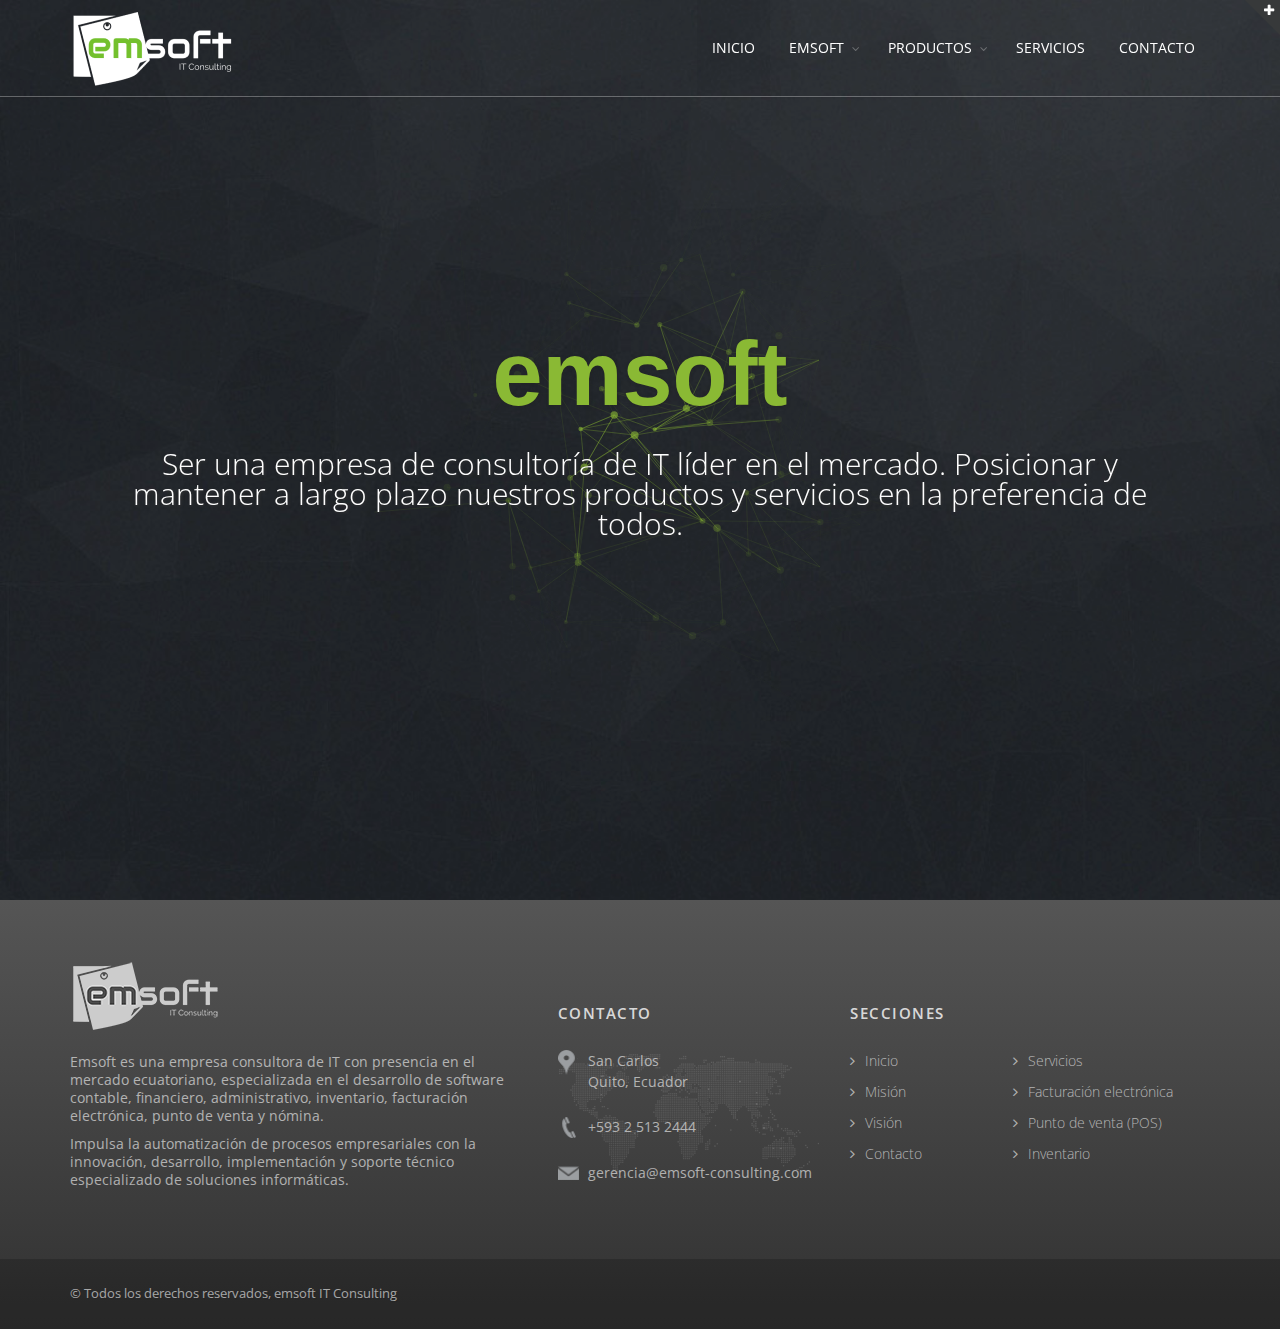
<file: vision.html>
<!DOCTYPE html>
<html lang="en">
	<head>
		<meta charset="utf-8" />
		<title>Visión | emsoft IT Consulting</title>
		<meta name="description" content="Emsoft es una empresa consultora de IT con presencia en el mercado ecuatoriano, especializada en el desarrollo de software contable, financiero, administrativo, inventario, facturación electrónica, punto de venta y nómina. Impulsa la automatización de procesos empresariales con la innovación, desarrollo, implementación y soporte técnico especializado de soluciones informáticas." />
		<meta name="keywords" content="emsoft,ecuador,consultora IT,desarrollo de software,contabilidad,administración,inventario,facturación electrónica,punto de venta,POS,ATS,nómina,automatización de procesos,innovación,desarrollo,implementación,soporte técnico,soluciones informáticas, tecnología" />
		<meta name="Author" content="emsoft" />

		<meta name="twitter:card" content="summary_large_image">
		<meta name="twitter:site" content="@emsoft_ec">
		<meta name="twitter:creator" content="@emmacias1">
		<meta property="og:url" content="http://emsoft.com.ec/">
		<meta property="og:title" content="Emsoft - Ingeniería, Software y Sistemas.">
		<meta property="og:description" content="Emsoft es una empresa consultora de IT con presencia en el mercado ecuatoriano, especializada en el desarrollo de software contable, financiero, administrativo, inventario, facturación electrónica, punto de venta y nómina. Impulsa la automatización de procesos empresariales con la innovación, desarrollo, implementación y soporte técnico especializado de soluciones informáticas.">
		<meta property="og:image" content="http://emsoft.com.ec/demo_files/images/emsoft.jpg">

		<!-- mobile settings -->
		<meta name="viewport" content="width=device-width, maximum-scale=1, initial-scale=1, user-scalable=0" />
		<!--[if IE]><meta http-equiv='X-UA-Compatible' content='IE=edge,chrome=1'><![endif]-->

		<!-- WEB FONTS : use %7C instead of | (pipe) -->
		<link href="https://fonts.googleapis.com/css?family=Open+Sans:300,400,600%7CRaleway:300,400,500,600,700%7CLato:300,400,400italic,600,700" rel="stylesheet" type="text/css" />

		<!-- CORE CSS -->
		<link href="assets/plugins/bootstrap/css/bootstrap.min.css" rel="stylesheet" type="text/css" />

		<!-- REVOLUTION SLIDER -->
		<link href="assets/plugins/slider.revolution/css/extralayers.css" rel="stylesheet" type="text/css" />
		<link href="assets/plugins/slider.revolution/css/settings.css" rel="stylesheet" type="text/css" />

		<!-- THEME CSS -->
		<link href="assets/css/essentials.css" rel="stylesheet" type="text/css" />
		<link href="assets/css/layout.css" rel="stylesheet" type="text/css" />

		<!-- PAGE LEVEL SCRIPTS -->
		<link href="assets/css/header-1.css" rel="stylesheet" type="text/css" />
		<link href="assets/css/color_scheme/green.css" rel="stylesheet" type="text/css" id="color_scheme" />

		<link rel="apple-touch-icon" sizes="57x57" href="favicon/apple-icon-57x57.png">
		<link rel="apple-touch-icon" sizes="60x60" href="favicon/apple-icon-60x60.png">
		<link rel="apple-touch-icon" sizes="72x72" href="favicon/apple-icon-72x72.png">
		<link rel="apple-touch-icon" sizes="76x76" href="favicon/apple-icon-76x76.png">
		<link rel="apple-touch-icon" sizes="114x114" href="favicon/apple-icon-114x114.png">
		<link rel="apple-touch-icon" sizes="120x120" href="favicon/apple-icon-120x120.png">
		<link rel="apple-touch-icon" sizes="144x144" href="favicon/apple-icon-144x144.png">
		<link rel="apple-touch-icon" sizes="152x152" href="favicon/apple-icon-152x152.png">
		<link rel="apple-touch-icon" sizes="180x180" href="favicon/apple-icon-180x180.png">
		<link rel="icon" type="image/png" sizes="192x192"  href="favicon/android-icon-192x192.png">
		<link rel="icon" type="image/png" sizes="32x32" href="favicon/favicon-32x32.png">
		<link rel="icon" type="image/png" sizes="96x96" href="favicon/favicon-96x96.png">
		<link rel="icon" type="image/png" sizes="16x16" href="favicon/favicon-16x16.png">
		<link rel="manifest" href="favicon/manifest.json">
		<meta name="msapplication-TileColor" content="#ffffff">
		<meta name="msapplication-TileImage" content="favicon/ms-icon-144x144.png">
		<meta name="theme-color" content="#ffffff">
	</head>

	<!--
		AVAILABLE BODY CLASSES:
		
		smoothscroll 			= create a browser smooth scroll
		enable-animation		= enable WOW animations

		bg-grey					= grey background
		grain-grey				= grey grain background
		grain-blue				= blue grain background
		grain-green				= green grain background
		grain-blue				= blue grain background
		grain-orange			= orange grain background
		grain-yellow			= yellow grain background
		
		boxed 					= boxed layout
		pattern1 ... patern11	= pattern background
		menu-vertical-hide		= hidden, open on click
		
		BACKGROUND IMAGE [together with .boxed class]
		data-background="assets/images/boxed_background/1.jpg"
	-->
	<body class="smoothscroll enable-animation">

		<!-- SLIDE TOP -->
		<div id="slidetop">

			<div class="container">
				
				<div class="row">

					<div class="col-md-4">
						<h6><i class="icon-heart"></i> ¿POR QUÉ emsoft?</h6>
						<p>Emsoft es una empresa consultora de IT con presencia en el mercado ecuatoriano, especializada en el desarrollo de software contable, financiero, administrativo, inventario, facturación electrónica, punto de venta y nómina. Impulsa la automatización de procesos empresariales con la innovación, desarrollo, implementación y soporte técnico especializado de soluciones informáticas.</p>
					</div>

					<div class="col-md-4">
						<h6><i class="icon-star"></i> INFORMACIÓN DE INTERÉS</h6>
						<ul class="list-unstyled">
							<li><a href="servicios.html"><i class="fa fa-angle-right"></i> Servicios</a></li>
							<li><a href="facturacion-electronica.html"><i class="fa fa-angle-right"></i> Facturación electrónica </a></li>
							<li><a href="punto-venta.html"><i class="fa fa-angle-right"></i> Punto de venta (POS)</a></li>
							<li><a href="inventario.html"><i class="fa fa-angle-right"></i> Inventario</a></li>
						</ul>
					</div>

					<div class="col-md-4">
						<h6><i class="icon-envelope"></i> DATOS DE CONTACTO</h6>
						<ul class="list-unstyled">
							<li><b>Dirección:</b> San Carlos, Quito, Ecuador</li>
							<li><b>Teléfono:</b> <a href="tel:59325132444">+593 2 513 2444</a></li>
							<li><b>Email:</b> <a href="mailto:gerencia@emsoft-consulting.com">gerencia@emsoft-consulting.com</a></li>
						</ul>
					</div>

				</div>

			</div>

			<a class="slidetop-toggle" href="#"><!-- toggle button --></a>

		</div>
		<!-- /SLIDE TOP -->


		<!-- wrapper -->
		<div id="wrapper">

			<!-- 
				AVAILABLE HEADER CLASSES

				Default nav height: 96px
				.header-md 		= 70px nav height
				.header-sm 		= 60px nav height

				.b-0 		= remove bottom border (only with transparent use)
				.transparent	= transparent header
				.translucent	= translucent header
				.sticky			= sticky header
				.static			= static header
				.dark			= dark header
				.bottom			= header on bottom
				
				shadow-before-1 = shadow 1 header top
				shadow-after-1 	= shadow 1 header bottom
				shadow-before-2 = shadow 2 header top
				shadow-after-2 	= shadow 2 header bottom
				shadow-before-3 = shadow 3 header top
				shadow-after-3 	= shadow 3 header bottom

				.clearfix		= required for mobile menu, do not remove!

				Example Usage:  class="clearfix sticky header-sm transparent b-0"
			-->
			<div id="header" class="navbar-toggleable-md sticky transparent clearfix">

				<!-- TOP NAV -->
				<header id="topNav">
					<div class="container">

						<!-- Mobile Menu Button -->
						<button class="btn btn-mobile" data-toggle="collapse" data-target=".nav-main-collapse">
							<i class="fa fa-bars"></i>
						</button>

						

						<!-- Logo -->
						<a class="logo float-left" href="index.html">
							<img src="assets/images/logo-emsoft-light.png" alt="Logo de la empresa emsoft" /> <!-- light logo -->
							<img src="assets/images/logo-emsoft-dark.png" alt="Logo de la empresa emsoft" />
						</a>

						<!-- 
							Top Nav 
							
							AVAILABLE CLASSES:
							submenu-dark = dark sub menu
						-->
						<div class="navbar-collapse collapse float-right nav-main-collapse submenu-dark">
							<nav class="nav-main">

								<!--
									NOTE
									
									For a regular link, remove "dropdown" class from LI tag and "dropdown-toggle" class from the href.
									Direct Link Example: 

									<li>
										<a href="#">HOME</a>
									</li>
								-->
								<ul id="topMain" class="nav nav-pills nav-main">
									<li class="dropdown active"><!-- HOME -->
										<a href="index.html">
											INICIO
										</a>
									</li>
									<li class="dropdown"><!-- PAGES -->
										<a class="dropdown-toggle" href="#">
											EMSOFT
										</a>
										<ul class="dropdown-menu">
											<li><a href="mision.html">MISIÓN</a></li>
											<li><a href="vision.html">VISIÓN</a></li>
										</ul>
									</li>
									<li class="dropdown"><!-- FEATURES -->
										<a class="dropdown-toggle" href="#">
											PRODUCTOS
										</a>
										<ul class="dropdown-menu">
											<li><a href="facturacion-electronica.html"><i class="fa fa-file"></i> SISTEMA DE FACTURACIÓN ELECTRÓNICA</a></li>
											<li><a href="punto-venta.html"><i class="fa fa-shopping-cart"></i> PUNTO DE VENTA (POS)</a></li>
											<li><a href="inventario.html"><i class="fa fa-barcode"></i> SISTEMA DE INVENTARIO</a></li>
										</ul>
									</li>
									<li class="dropdown"><!-- PORTFOLIO -->
										<a href="servicios.html">
											SERVICIOS
										</a>
									</li>
									<li class="dropdown"><!-- HOME -->
										<a href="contacto.html">
											CONTACTO
										</a>
									</li>
								</ul>

							</nav>
						</div>

					</div>
				</header>
				<!-- /Top Nav -->

			</div>



			<!-- SLIDER -->
			<section id="slider" class="fullheight" style="background:url('demo_files/images/particles_bg.jpg')">
				<span class="overlay dark-2"><!-- dark overlay [0 to 9 opacity] --></span>

				<canvas id="canvas-particle" data-rgb="138,185,51"><!-- CANVAS PARTICLES --></canvas>

				<div class="display-table">
					<div class="display-table-cell vertical-align-middle">
						
						<div class="container text-center">
							
							<div class="slider-featured-text text-center">
								<h1 class="text-white wow fadeInUp" data-wow-delay="0.4s" style="color: #8AB933 !important; margin-bottom: 30px;">
									emsoft
								</h1>
								<h2 class="fw-300 text-white wow fadeInUp" data-wow-delay="0.8s">Ser una empresa de consultoría de IT líder en el mercado. Posicionar y mantener a largo plazo nuestros productos y servicios en la preferencia de todos.</h2>
							</div>
						</div>

					</div>
				</div>

			</section>
			<!-- /SLIDER -->

			<!-- FOOTER -->
			<footer id="footer">
					<div class="container">
	
						<div class="row">
							
							<div class="col-md-5">
								<!-- Footer Logo -->
								<img class="footer-logo" src="assets/images/logo-emsoft-footer.png" alt="Logo de la empresa emsoft" />
	
								<!-- Small Description -->
								<p style="margin-bottom: 10px;">Emsoft es una empresa consultora de IT con presencia en el mercado ecuatoriano, especializada en el desarrollo de software contable, financiero, administrativo, inventario, facturación electrónica, punto de venta y nómina.</p>
								<p style="margin-bottom: 10px;">Impulsa la automatización de procesos empresariales con la innovación, desarrollo, implementación y soporte técnico especializado de soluciones informáticas.</p>
	
							</div>
	
							<div class="col-md-3">
								<br /><br />
								<!-- Contact Address -->
								<h4 class="letter-spacing-1">CONTACTO</h4>
								
								<address>
									<ul class="list-unstyled">
										<li class="footer-sprite address">
											San Carlos<br>
											Quito, Ecuador<br>
										</li>
										<li class="footer-sprite phone">
											+593 2 513 2444
										</li>
										<li class="footer-sprite email">
											<a href="mailto:gerencia@emsoft-consulting.com">gerencia@emsoft-consulting.com</a>
										</li>
									</ul>
								</address>
								<!-- /Contact Address -->
	
							</div>
	
							<div class="col-md-4">
								<br /><br />
								<!-- Links -->
								<h4 class="letter-spacing-1">SECCIONES</h4>
								<div class="row">
									<div class="col-md-5">
										<ul class="footer-links list-unstyled">
											<li><a href="index.html">Inicio</a></li>
											<li><a href="mision.html">Misión</a></li>
											<li><a href="vision.html">Visión</a></li>
											<li><a href="contacto.html">Contacto</a></li>
										</ul>
									</div>
									<div class="col-md-7">
										<ul class="footer-links list-unstyled">
											<li><a href="servicios.html">Servicios</a></li>
											<li><a href="facturacion-electronica.html">Facturación electrónica</a></li>
											<li><a href="punto-venta.html">Punto de venta (POS)</a></li>
											<li><a href="inventario.html">Inventario</a></li>
										</ul>
									</div>
								</div>
								<!-- /Links -->
	
								<!-- Social Icons -->
								<!--<div class="mt-20 text-align-center">
									<a href="#" class="social-icon social-icon-border social-facebook float-left" data-toggle="tooltip" data-placement="top" title="Facebook">
	
										<i class="icon-facebook"></i>
										<i class="icon-facebook"></i>
									</a>
	
									<a href="#" class="social-icon social-icon-border social-twitter float-left" data-toggle="tooltip" data-placement="top" title="Twitter">
										<i class="icon-twitter"></i>
										<i class="icon-twitter"></i>
									</a>
	
									<a href="#" class="social-icon social-icon-border social-gplus float-left" data-toggle="tooltip" data-placement="top" title="Google plus">
										<i class="icon-gplus"></i>
										<i class="icon-gplus"></i>
									</a>
	
									<a href="#" class="social-icon social-icon-border social-linkedin float-left" data-toggle="tooltip" data-placement="top" title="Linkedin">
										<i class="icon-linkedin"></i>
										<i class="icon-linkedin"></i>
									</a>
						
								</div> -->
								<!-- /Social Icons -->
	
							</div>
	
						</div>
	
					</div>
	
					<div class="copyright">
						<div class="container">
							&copy; Todos los derechos reservados, emsoft IT Consulting
						</div>
					</div>
				</footer>
				<!-- /FOOTER -->

		</div>
		<!-- /wrapper -->


		<!-- SCROLL TO TOP -->
		<a href="#" id="toTop"></a>


		<!-- PRELOADER -->
		<div id="preloader">
			<div class="inner">
				<span class="loader"></span>
			</div>
		</div><!-- /PRELOADER -->


		<!-- JAVASCRIPT FILES -->
		<script>var plugin_path = 'assets/plugins/';</script>
		<script src="assets/plugins/jquery/jquery-3.3.1.min.js"></script>

		<script src="assets/js/scripts.js"></script>
		
		<!-- STYLESWITCHER - REMOVE -->
		

		<!-- REVOLUTION SLIDER -->
		<script src="assets/plugins/slider.revolution/js/jquery.themepunch.tools.min.js"></script>
		<script src="assets/plugins/slider.revolution/js/jquery.themepunch.revolution.min.js"></script>
		<script src="assets/js/view/demo.revolution_slider.js"></script>

		<!-- PARTICLE EFFECT -->
		<script src="assets/plugins/effects/canvas.particles.js"></script>

	</body>
</html>
</file>
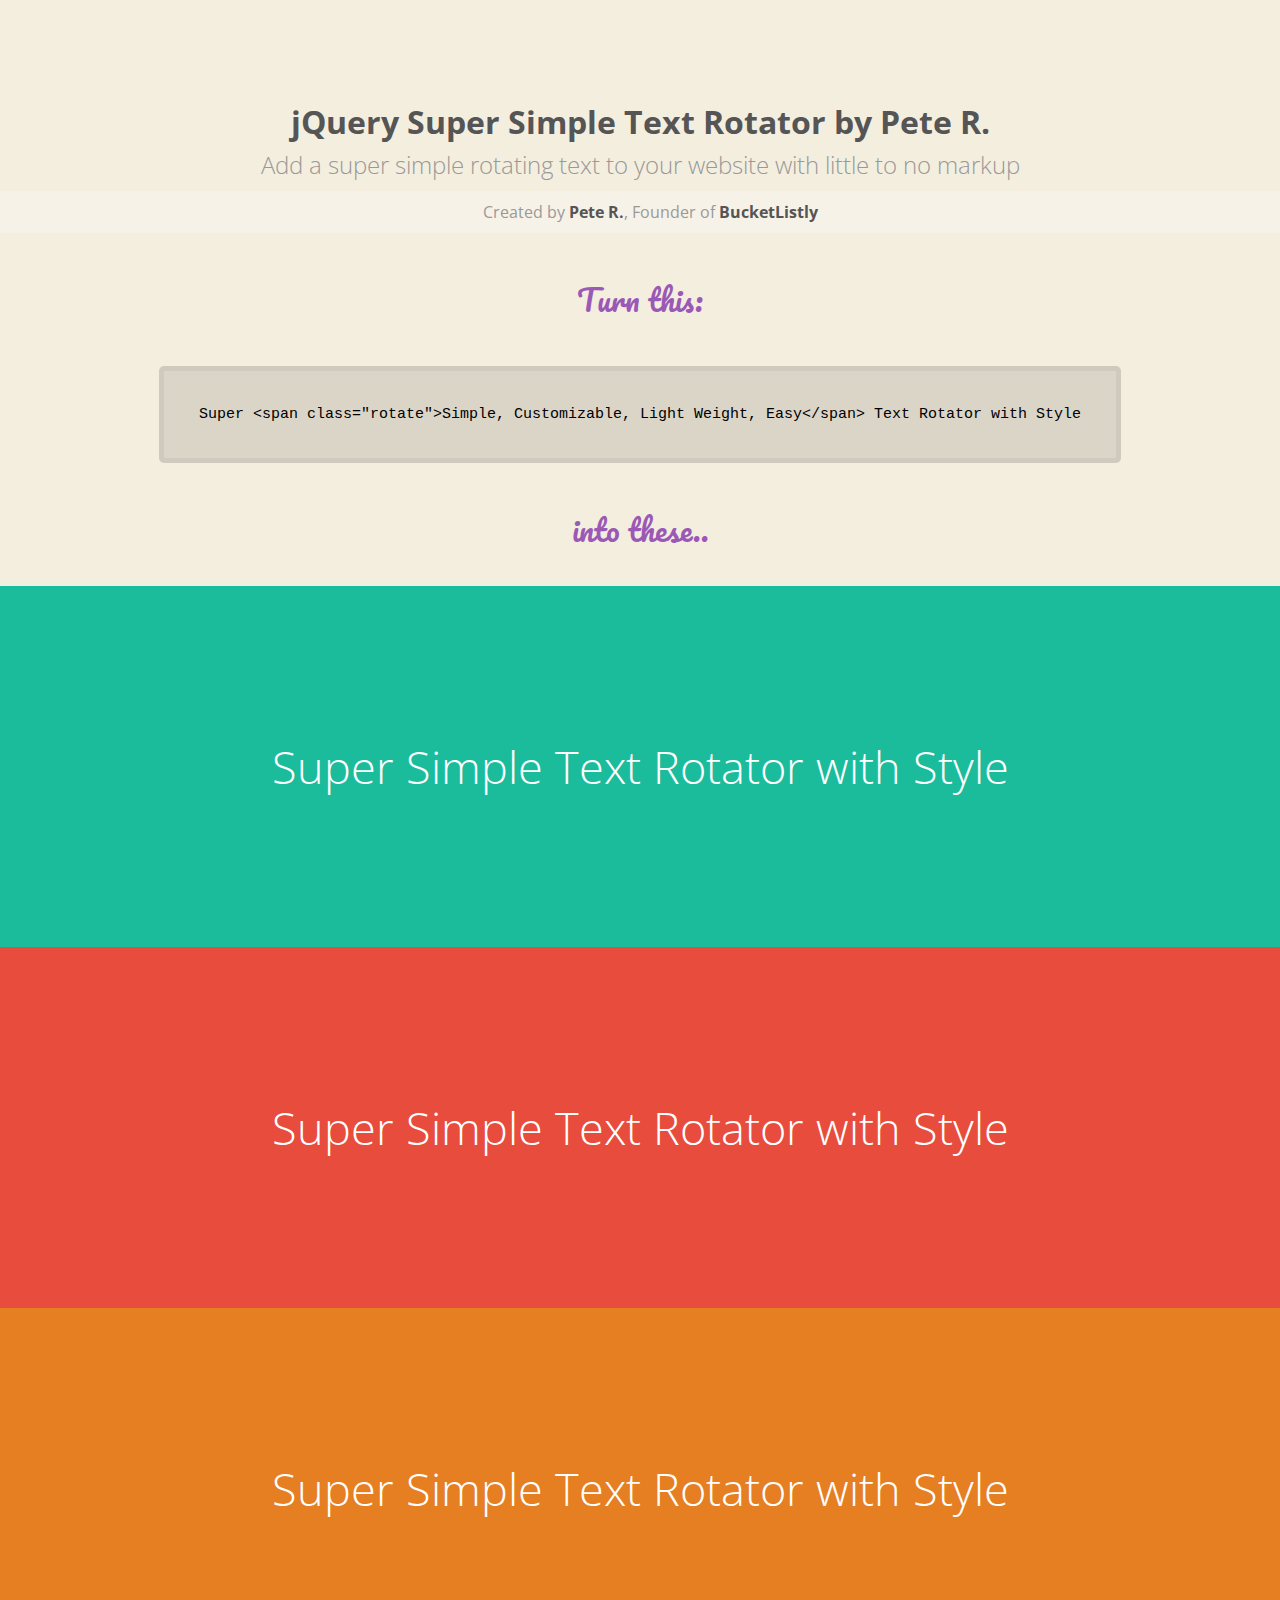
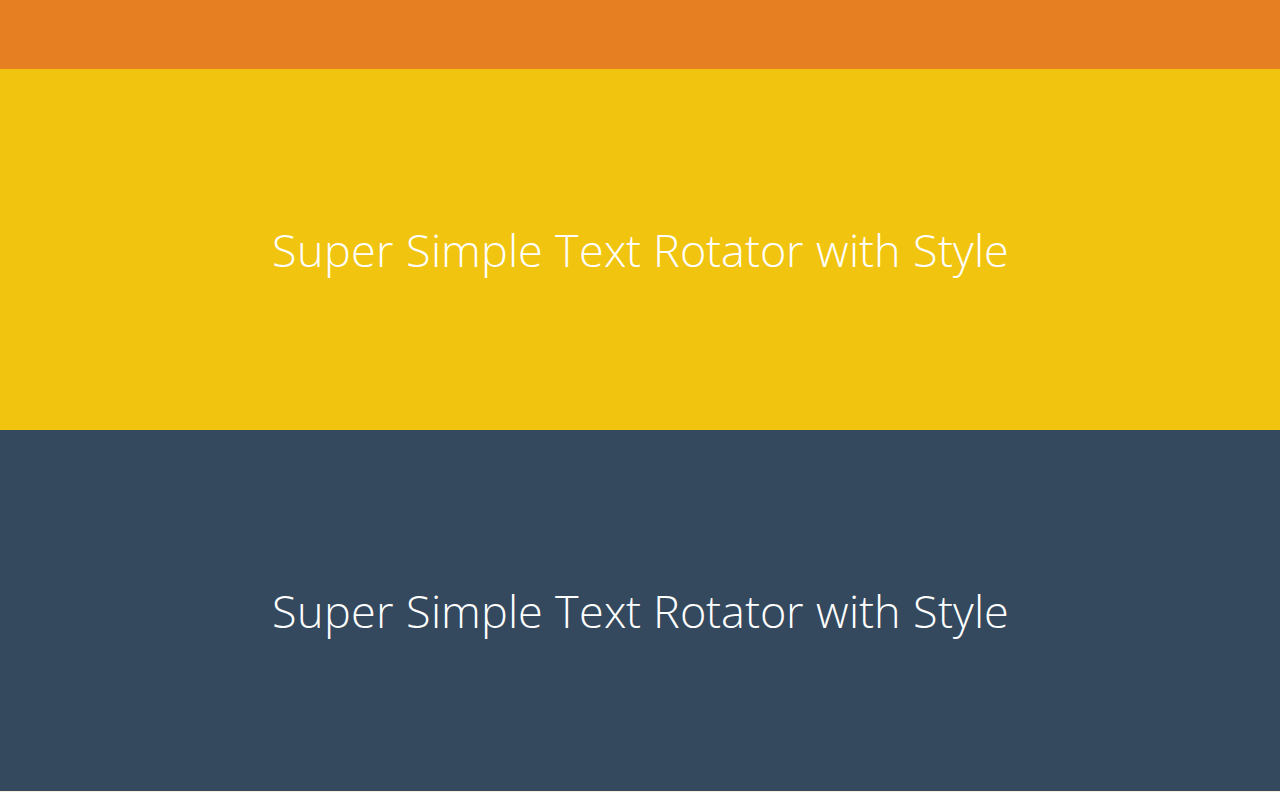
<file: assets/plugins/text-rotator/demo.html>
<!doctype html>
<html>
<head>
	<meta charset="utf-8">
	<title>jQuery Super Easy Text Rotator by Pete R. | The Pete Design</title>
	<meta name="title" content="jQuery Super Easy Text Rotator by Pete R. | The Pete Design" />
	<meta name="description" content="Add a fully customizable Path-like wheel menu button to your website. Created by Pete R., Founder of BucketListly" />
	<meta name="author" content="Pete R.">
	<link href='http://fonts.googleapis.com/css?family=Open+Sans:300,400,700' rel='stylesheet' type='text/css'>
	<link href='http://fonts.googleapis.com/css?family=Pacifico:400' rel='stylesheet' type='text/css'>
	<script type="text/javascript" src="http://code.jquery.com/jquery-1.9.1.js"></script>
  <script type="text/javascript" src="jquery.simple-text-rotator.js"></script>
  <style>
    html {
      height: 100%;
    }
    body {
      background: #f4eedf;
      padding: 0;
      text-align: center;
      font-family: 'open sans';
      position: relative;
      margin: 0;
      height: 100%;
    }
    
    .wrapper {
    	height: auto !important;
    	height: 100%;
    	margin: 0 auto; 
    	overflow: hidden;
    }
    
    a {
      text-decoration: none;
    }
    
    
    h1, h2 {
      width: 100%;
      float: left;
    }
    h1 {
      margin-top: 100px;
      color: #555;
      margin-bottom: 5px;
    }
    h2 {
      color: #999;
      font-weight: 100;
      margin-top: 0;
      margin-bottom: 10px;
    }
    
    .pointer {
      color: #9b59b6;
      font-family: 'Pacifico', cursive;
      font-size: 30px;
      margin-top: 15px;
    }
    pre {
      margin: 80px auto;
    }
    pre code {
      padding: 35px;
      border-radius: 5px;
      font-size: 15px;
      background: rgba(0,0,0,0.1);
      border: rgba(0,0,0,0.05) 5px solid;
      max-width: 500px;
    }


    .main {
      float: left;
      width: 100%;
      margin: 0 auto;
    }
    
    .main h1 {
      padding:150px 50px;
      float: left;
      width: 100%;
      font-size: 45px;
      box-sizing: border-box;
      -webkit-box-sizing: border-box;
      -moz-box-sizing: border-box;
      font-weight: 100;
      color: white;
      margin: 0;
    }

    .main h1.demo1 {
      background: #1ABC9C;
    }
    .main h1.demo2 {
      background: #e74c3c;
    }
    .main h1.demo3 {
      background: #e67e22;
    }
    .main h1.demo4 {
      background: #f1c40f;
    }
    .main h1.demo5 {
      background: #34495e;
    }
    
    .reload, .btn{
      display: inline-block;
      border: 4px solid #FFF;
      border-radius: 5px;
      -moz-border-radius: 5px;
      -webkit-border-radius: 5px;
      background: rgba(255,255,255, 0.75);
      display: inline-block;
      line-height: 100%;
      padding: 0.7em;
      text-decoration: none;
      opacity: 0.7;
      color: #555;
      width: 100px;
      line-height: 140%;
      font-size: 17px;
      font-family: open sans;
      font-weight: bold;
    }
    .reload:hover, .btn:hover {
      background: white;
    }
    .btn {
      width: 200px;
    }
    .btns {
      width: 230px;
      margin: 50px auto;
    }
    .credit {
      text-align: center;
      color: #999;
      padding: 10px;
      margin: 0 0 40px 0;
      background: rgba(255,255,255,0.25);
      float: left;
      width: 100%;
    }
    .credit a {
      color: #555;
      text-decoration: none;
      font-weight: bold;
    }
	</style>
	<link rel="stylesheet" type="text/css" href="simpletextrotator.css" />
	<script>
	  $(document).ready(function(){
			$(".demo1 .rotate").textrotator({
        animation: "fade",
        speed: 1000
      });
      $(".demo2 .rotate").textrotator({
        animation: "flip",
        speed: 1250
      });
      $(".demo3 .rotate").textrotator({
        animation: "flipCube",
        speed: 1500
      });
      $(".demo4 .rotate").textrotator({
        animation: "flipUp",
        speed: 1750
      });
      $(".demo5 .rotate").textrotator({
        animation: "spin",
        speed: 2000
      });
		});
		
	</script>
</head>
<body>
  <div class="wrapper">
    <h1>jQuery Super Simple Text Rotator by Pete R.</h1>
    <h2>Add a super simple rotating text to your website with little to no markup</h2>
    <p class="credit">Created by <a href="http://www.thepetedesign.com">Pete R.</a>, Founder of <a href="http://www.bucketlistly.com" target="_blank">BucketListly</a></p>
    <p class="pointer">Turn this:</p>
    <pre><code>Super &lt;span class="rotate"&gt;Simple, Customizable, Light Weight, Easy&lt;/span&gt; Text Rotator with Style</code></pre>
	  <p class="pointer">into these..</p>
	  <div class="main">
	    <h1 class="demo1">Super <span class="rotate">Simple, Customizable, Light Weight, Easy</span> Text Rotator with Style</h1>
	    <h1 class="demo2">Super <span class="rotate">Simple, Customizable, Light Weight, Easy</span> Text Rotator with Style</h1>
	    <h1 class="demo3">Super <span class="rotate">Simple, Customizable, Light Weight, Easy</span> Text Rotator with Style</h1>
	    <h1 class="demo4">Super <span class="rotate">Simple, Customizable, Light Weight, Easy</span> Text Rotator with Style</h1>
	    <h1 class="demo5">Super <span class="rotate">Simple, Customizable, Light Weight, Easy</span> Text Rotator with Style</h1>
    </div>
  </div>
</body>
</html>
</file>
<file: assets/plugins/slider.revolution/css/extralayers.css>
/**********************************************************
***********************************************************
***********************************************************



   SOME MORE LAYER EXAMPLES, USE ONLY WHICH YOU NEED,
   TO SAVE LOAD TIME 



***********************************************************
***********************************************************
***********************************************************/





.tp-caption.medium_grey {
position:absolute;
color:#fff;
text-shadow:0px 2px 5px rgba(0, 0, 0, 0.5);
font-weight:700;
font-size:20px;
line-height:20px;
font-family:Arial;
padding:2px 4px;
margin:0px;
border-width:0px;
border-style:none;
background-color:#888;
white-space:nowrap;
}

.tp-caption.small_text {
position:absolute;
color:#fff;
text-shadow:0px 2px 5px rgba(0, 0, 0, 0.5);
font-weight:700;
font-size:14px;
line-height:20px;
font-family:Arial;
margin:0px;
border-width:0px;
border-style:none;
white-space:nowrap;
}

.tp-caption.medium_text {
position:absolute;
color:#fff;
text-shadow:0px 2px 5px rgba(0, 0, 0, 0.5);
font-weight:700;
font-size:20px;
line-height:20px;
font-family:Arial;
margin:0px;
border-width:0px;
border-style:none;
white-space:nowrap;
}

.tp-caption.large_text {
position:absolute;
color:#fff;
text-shadow:0px 2px 5px rgba(0, 0, 0, 0.5);
font-weight:700;
font-size:40px;
line-height:40px;
font-family:Arial;
margin:0px;
border-width:0px;
border-style:none;
white-space:nowrap;
}

.tp-caption.very_large_text {
position:absolute;
color:#fff;
text-shadow:0px 2px 5px rgba(0, 0, 0, 0.5);
font-weight:700;
font-size:60px;
line-height:60px;
font-family:Arial;
margin:0px;
border-width:0px;
border-style:none;
white-space:nowrap;
letter-spacing:-2px;
}

.tp-caption.very_big_white {
position:absolute;
color:#fff;
text-shadow:none;
font-weight:800;
font-size:60px;
line-height:60px;
font-family:Arial;
margin:0px;
border-width:0px;
border-style:none;
white-space:nowrap;
padding:0px 4px;
padding-top:1px;
background-color:#000;
}

.tp-caption.very_big_black {
position:absolute;
color:#000;
text-shadow:none;
font-weight:700;
font-size:60px;
line-height:60px;
font-family:Arial;
margin:0px;
border-width:0px;
border-style:none;
white-space:nowrap;
padding:0px 4px;
padding-top:1px;
background-color:#fff;
}

.tp-caption.modern_medium_fat {
position:absolute;
color:#000;
text-shadow:none;
font-weight:800;
font-size:24px;
line-height:20px;
font-family:"Open Sans", sans-serif;
margin:0px;
border-width:0px;
border-style:none;
white-space:nowrap;
}

.tp-caption.modern_medium_fat_white {
position:absolute;
color:#fff;
text-shadow:none;
font-weight:800;
font-size:24px;
line-height:20px;
font-family:"Open Sans", sans-serif;
margin:0px;
border-width:0px;
border-style:none;
white-space:nowrap;
}

.tp-caption.modern_medium_light {
position:absolute;
color:#000;
text-shadow:none;
font-weight:300;
font-size:24px;
line-height:20px;
font-family:"Open Sans", sans-serif;
margin:0px;
border-width:0px;
border-style:none;
white-space:nowrap;
}

.tp-caption.modern_big_bluebg {
position:absolute;
color:#fff;
text-shadow:none;
font-weight:800;
font-size:30px;
line-height:36px;
font-family:"Open Sans", sans-serif;
padding:3px 10px;
margin:0px;
border-width:0px;
border-style:none;
background-color:#4e5b6c;
letter-spacing:0;
}

.tp-caption.modern_big_redbg {
position:absolute;
color:#fff;
text-shadow:none;
font-weight:300;
font-size:30px;
line-height:36px;
font-family:"Open Sans", sans-serif;
padding:3px 10px;
padding-top:1px;
margin:0px;
border-width:0px;
border-style:none;
background-color:#de543e;
letter-spacing:0;
}

.tp-caption.modern_small_text_dark {
position:absolute;
color:#555;
text-shadow:none;
font-size:14px;
line-height:22px;
font-family:Arial;
margin:0px;
border-width:0px;
border-style:none;
white-space:nowrap;
}

.tp-caption.boxshadow {
-moz-box-shadow:0px 0px 20px rgba(0, 0, 0, 0.5);
-webkit-box-shadow:0px 0px 20px rgba(0, 0, 0, 0.5);
box-shadow:0px 0px 20px rgba(0, 0, 0, 0.5);
}

.tp-caption.black {
color:#000;
text-shadow:none;
}

.tp-caption.noshadow {
text-shadow:none;
}

.tp-caption.thinheadline_dark {
position:absolute;
color:rgba(0,0,0,0.85);
text-shadow:none;
font-weight:300;
font-size:30px;
line-height:30px;
font-family:"Open Sans";
background-color:transparent;
}

.tp-caption.thintext_dark {
position:absolute;
color:rgba(0,0,0,0.85);
text-shadow:none;
font-weight:300;
font-size:16px;
line-height:26px;
font-family:"Open Sans";
background-color:transparent;
}

.tp-caption.largeblackbg {
position:absolute;
color:#fff;
text-shadow:none;
font-weight:300;
font-size:50px;
line-height:70px;
font-family:"Open Sans";
background-color:#000;
padding:0px 20px;
-webkit-border-radius:0px;
-moz-border-radius:0px;
border-radius:0px;
}

.tp-caption.largepinkbg {
position:absolute;
color:#fff;
text-shadow:none;
font-weight:300;
font-size:50px;
line-height:70px;
font-family:"Open Sans";
background-color:#db4360;
padding:0px 20px;
-webkit-border-radius:0px;
-moz-border-radius:0px;
border-radius:0px;
}

.tp-caption.largewhitebg {
position:absolute;
color:#000;
text-shadow:none;
font-weight:300;
font-size:50px;
line-height:70px;
font-family:"Open Sans";
background-color:#fff;
padding:0px 20px;
-webkit-border-radius:0px;
-moz-border-radius:0px;
border-radius:0px;
}

.tp-caption.largegreenbg {
position:absolute;
color:#fff;
text-shadow:none;
font-weight:300;
font-size:50px;
line-height:70px;
font-family:"Open Sans";
background-color:#67ae73;
padding:0px 20px;
-webkit-border-radius:0px;
-moz-border-radius:0px;
border-radius:0px;
}

.tp-caption.excerpt {
font-size:36px;
line-height:36px;
font-weight:700;
font-family:Arial;
color:#ffffff;
text-decoration:none;
background-color:rgba(0, 0, 0, 1);
text-shadow:none;
margin:0px;
letter-spacing:-1.5px;
padding:1px 4px 0px 4px;
width:150px;
white-space:normal !important;
height:auto;
border-width:0px;
border-color:rgb(255, 255, 255);
border-style:none;
}

.tp-caption.large_bold_grey {
font-size:60px;
line-height:60px;
font-weight:800;
font-family:"Open Sans";
color:rgb(102, 102, 102);
text-decoration:none;
background-color:transparent;
text-shadow:none;
margin:0px;
padding:1px 4px 0px;
border-width:0px;
border-color:rgb(255, 214, 88);
border-style:none;
}

.tp-caption.medium_thin_grey {
font-size:34px;
line-height:30px;
font-weight:300;
font-family:"Open Sans";
color:rgb(102, 102, 102);
text-decoration:none;
background-color:transparent;
padding:1px 4px 0px;
text-shadow:none;
margin:0px;
border-width:0px;
border-color:rgb(255, 214, 88);
border-style:none;
}

.tp-caption.small_thin_grey {
font-size:18px;
line-height:26px;
font-weight:300;
font-family:"Open Sans";
color:rgb(117, 117, 117);
text-decoration:none;
background-color:transparent;
padding:1px 4px 0px;
text-shadow:none;
margin:0px;
border-width:0px;
border-color:rgb(255, 214, 88);
border-style:none;
}

.tp-caption.lightgrey_divider {
text-decoration:none;
background-color:rgba(235, 235, 235, 1);
width:370px;
height:3px;
background-position:initial initial;
background-repeat:initial initial;
border-width:0px;
border-color:rgb(34, 34, 34);
border-style:none;
}

.tp-caption.large_bold_darkblue {
font-size:58px;
line-height:60px;
font-weight:800;
font-family:"Open Sans";
color:rgb(52, 73, 94);
text-decoration:none;
background-color:transparent;
border-width:0px;
border-color:rgb(255, 214, 88);
border-style:none;
}

.tp-caption.medium_bg_darkblue {
font-size:20px;
line-height:20px;
font-weight:800;
font-family:"Open Sans";
color:rgb(255, 255, 255);
text-decoration:none;
background-color:rgb(52, 73, 94);
padding:10px;
border-width:0px;
border-color:rgb(255, 214, 88);
border-style:none;
}

.tp-caption.medium_bold_red {
font-size:24px;
line-height:30px;
font-weight:800;
font-family:"Open Sans";
color:rgb(227, 58, 12);
text-decoration:none;
background-color:transparent;
padding:0px;
border-width:0px;
border-color:rgb(255, 214, 88);
border-style:none;
}

.tp-caption.medium_light_red {
font-size:21px;
line-height:26px;
font-weight:300;
font-family:"Open Sans";
color:rgb(227, 58, 12);
text-decoration:none;
background-color:transparent;
padding:0px;
border-width:0px;
border-color:rgb(255, 214, 88);
border-style:none;
}

.tp-caption.medium_bg_red {
font-size:20px;
line-height:20px;
font-weight:800;
font-family:"Open Sans";
color:rgb(255, 255, 255);
text-decoration:none;
background-color:rgb(227, 58, 12);
padding:10px;
border-width:0px;
border-color:rgb(255, 214, 88);
border-style:none;
}

.tp-caption.medium_bold_orange {
font-size:24px;
line-height:30px;
font-weight:800;
font-family:"Open Sans";
color:rgb(243, 156, 18);
text-decoration:none;
background-color:transparent;
border-width:0px;
border-color:rgb(255, 214, 88);
border-style:none;
}

.tp-caption.medium_bg_orange {
font-size:20px;
line-height:20px;
font-weight:800;
font-family:"Open Sans";
color:rgb(255, 255, 255);
text-decoration:none;
background-color:rgb(243, 156, 18);
padding:10px;
border-width:0px;
border-color:rgb(255, 214, 88);
border-style:none;
}

.tp-caption.grassfloor {
text-decoration:none;
background-color:rgba(160, 179, 151, 1);
width:4000px;
height:150px;
border-width:0px;
border-color:rgb(34, 34, 34);
border-style:none;
}

.tp-caption.large_bold_white {
font-size:58px;
line-height:60px;
font-weight:800;
font-family:"Open Sans";
color:rgb(255, 255, 255);
text-decoration:none;
background-color:transparent;
border-width:0px;
border-color:rgb(255, 214, 88);
border-style:none;
}

.tp-caption.medium_light_white {
font-size:30px;
line-height:36px;
font-weight:300;
font-family:"Open Sans";
color:rgb(255, 255, 255);
text-decoration:none;
background-color:transparent;
padding:0px;
border-width:0px;
border-color:rgb(255, 214, 88);
border-style:none;
}

.tp-caption.mediumlarge_light_white {
font-size:34px;
line-height:40px;
font-weight:300;
font-family:"Open Sans";
color:rgb(255, 255, 255);
text-decoration:none;
background-color:transparent;
padding:0px;
border-width:0px;
border-color:rgb(255, 214, 88);
border-style:none;
}

.tp-caption.mediumlarge_light_white_center {
font-size:34px;
line-height:40px;
font-weight:300;
font-family:"Open Sans";
color:#ffffff;
text-decoration:none;
background-color:transparent;
padding:0px 0px 0px 0px;
text-align:center;
border-width:0px;
border-color:rgb(255, 214, 88);
border-style:none;
}

.tp-caption.medium_bg_asbestos {
font-size:20px;
line-height:20px;
font-weight:800;
font-family:"Open Sans";
color:rgb(255, 255, 255);
text-decoration:none;
background-color:rgb(127, 140, 141);
padding:10px;
border-width:0px;
border-color:rgb(255, 214, 88);
border-style:none;
}

.tp-caption.medium_light_black {
font-size:30px;
line-height:36px;
font-weight:300;
font-family:"Open Sans";
color:rgb(0, 0, 0);
text-decoration:none;
background-color:transparent;
padding:0px;
border-width:0px;
border-color:rgb(255, 214, 88);
border-style:none;
}

.tp-caption.large_bold_black {
font-size:58px;
line-height:60px;
font-weight:800;
font-family:"Open Sans";
color:rgb(0, 0, 0);
text-decoration:none;
background-color:transparent;
border-width:0px;
border-color:rgb(255, 214, 88);
border-style:none;
}

.tp-caption.mediumlarge_light_darkblue {
font-size:34px;
line-height:40px;
font-weight:300;
font-family:"Open Sans";
color:rgb(52, 73, 94);
text-decoration:none;
background-color:transparent;
padding:0px;
border-width:0px;
border-color:rgb(255, 214, 88);
border-style:none;
}

.tp-caption.small_light_white {
font-size:17px;
line-height:28px;
font-weight:300;
font-family:"Open Sans";
color:rgb(255, 255, 255);
text-decoration:none;
background-color:transparent;
padding:0px;
border-width:0px;
border-color:rgb(255, 214, 88);
border-style:none;
}

.tp-caption.roundedimage {
border-width:0px;
border-color:rgb(34, 34, 34);
border-style:none;
}

.tp-caption.large_bg_black {
font-size:40px;
line-height:40px;
font-weight:800;
font-family:"Open Sans";
color:rgb(255, 255, 255);
text-decoration:none;
background-color:rgb(0, 0, 0);
padding:10px 20px 15px;
border-width:0px;
border-color:rgb(255, 214, 88);
border-style:none;
}

.tp-caption.mediumwhitebg {
font-size:30px;
line-height:30px;
font-weight:300;
font-family:"Open Sans";
color:rgb(0, 0, 0);
text-decoration:none;
background-color:rgb(255, 255, 255);
padding:5px 15px 10px;
text-shadow:none;
border-width:0px;
border-color:rgb(0, 0, 0);
border-style:none;
}

.tp-caption.large_bold_white_25 {
font-size:55px;
line-height:65px;
font-weight:700;
font-family:"Open Sans";
color:#fff;
text-decoration:none;
background-color:transparent;
text-align:center;
text-shadow:#000 0px 5px 10px;
border-width:0px;
border-color:rgb(255, 255, 255);
border-style:none;
}

.tp-caption.medium_text_shadow {
font-size:25px;
line-height:25px;
font-weight:600;
font-family:"Open Sans";
color:#fff;
text-decoration:none;
background-color:transparent;
text-align:center;
text-shadow:#000 0px 5px 10px;
border-width:0px;
border-color:rgb(255, 255, 255);
border-style:none;
}

.tp-caption.black_heavy_60 {
font-size:60px;
line-height:60px;
font-weight:900;
font-family:Raleway;
color:rgb(0, 0, 0);
text-decoration:none;
background-color:transparent;
text-shadow:none;
border-width:0px;
border-color:rgb(0, 0, 0);
border-style:none;
}

.tp-caption.white_heavy_40 {
font-size:40px;
line-height:40px;
font-weight:900;
font-family:Raleway;
color:rgb(255, 255, 255);
text-decoration:none;
background-color:transparent;
text-shadow:none;
border-width:0px;
border-color:rgb(0, 0, 0);
border-style:none;
}

.tp-caption.grey_heavy_72 {
font-size:72px;
line-height:72px;
font-weight:900;
font-family:Raleway;
color:rgb(213, 210, 210);
text-decoration:none;
background-color:transparent;
text-shadow:none;
border-width:0px;
border-color:rgb(0, 0, 0);
border-style:none;
}

.tp-caption.grey_regular_18 {
font-size:18px;
line-height:26px;
font-family:"Open Sans";
color:rgb(119, 119, 119);
text-decoration:none;
background-color:transparent;
text-shadow:none;
border-width:0px;
border-color:rgb(0, 0, 0);
border-style:none;
}

.tp-caption.black_thin_34 {
font-size:35px;
line-height:35px;
font-weight:100;
font-family:Raleway;
color:rgb(0, 0, 0);
text-decoration:none;
background-color:transparent;
text-shadow:none;
border-width:0px;
border-color:rgb(0, 0, 0);
border-style:none;
}

.tp-caption.arrowicon {
line-height:1px;
border-width:0px;
border-color:rgb(34, 34, 34);
border-style:none;
}

.tp-caption.light_heavy_60 {
font-size:60px;
line-height:60px;
font-weight:900;
font-family:Raleway;
color:rgb(255, 255, 255);
text-decoration:none;
background-color:transparent;
text-shadow:none;
border-width:0px;
border-color:rgb(0, 0, 0);
border-style:none;
}

.tp-caption.black_bold_40 {
font-size:40px;
line-height:40px;
font-weight:800;
font-family:Raleway;
color:rgb(0, 0, 0);
text-decoration:none;
background-color:transparent;
text-shadow:none;
border-width:0px;
border-color:rgb(0, 0, 0);
border-style:none;
}

.tp-caption.light_heavy_70 {
font-size:70px;
line-height:70px;
font-weight:900;
font-family:Raleway;
color:rgb(255, 255, 255);
text-decoration:none;
background-color:transparent;
text-shadow:none;
border-width:0px;
border-color:rgb(0, 0, 0);
border-style:none;
}

.tp-caption.black_heavy_70 {
font-size:70px;
line-height:70px;
font-weight:900;
font-family:Raleway;
color:rgb(0, 0, 0);
text-decoration:none;
background-color:transparent;
text-shadow:none;
border-width:0px;
border-color:rgb(0, 0, 0);
border-style:none;
}

.tp-caption.black_bold_bg_20 {
font-size:20px;
line-height:20px;
font-weight:900;
font-family:Raleway;
color:rgb(255, 255, 255);
text-decoration:none;
background-color:rgb(0, 0, 0);
padding:5px 8px;
text-shadow:none;
border-width:0px;
border-color:rgb(0, 0, 0);
border-style:none;
}

.tp-caption.greenbox30 {
line-height:30px;
text-decoration:none;
background-color:rgb(134, 181, 103);
padding:0px 14px;
border-width:0px;
border-color:rgb(34, 34, 34);
border-style:none;
}

.tp-caption.blue_heavy_60 {
font-size:60px;
line-height:60px;
font-weight:900;
font-family:Raleway;
color:rgb(255, 255, 255);
text-decoration:none;
background-color:rgb(49, 165, 203);
padding:3px 10px;
text-shadow:none;
border-width:0px;
border-color:rgb(0, 0, 0);
border-style:none;
}

.tp-caption.green_bold_bg_20 {
font-size:20px;
line-height:20px;
font-weight:900;
font-family:Raleway;
color:rgb(255, 255, 255);
text-decoration:none;
background-color:rgb(134, 181, 103);
padding:5px 8px;
text-shadow:none;
border-width:0px;
border-color:rgb(0, 0, 0);
border-style:none;
}

.tp-caption.whitecircle_600px {
line-height:1px;
width:800px;
height:800px;
text-decoration:none;
background:linear-gradient(to bottom,  rgba(238,238,238,1) 0%,rgba(255,255,255,1) 100%);
filter:progid;
background-color:transparent;
border-radius:400px 400px 400px 400px;
border-width:0px;
border-color:rgb(34, 34, 34);
border-style:none;
}

.tp-caption.fullrounded {
border-radius:400px 400px 400px 400px;
border-width:0px;
border-color:rgb(34, 34, 34);
border-style:none;
}

.tp-caption.light_heavy_40 {
font-size:40px;
line-height:40px;
font-weight:900;
font-family:Raleway;
color:rgb(255, 255, 255);
text-decoration:none;
background-color:transparent;
text-shadow:none;
border-width:0px;
border-color:rgb(0, 0, 0);
border-style:none;
}

.tp-caption.white_thin_34 {
font-size:35px;
line-height:35px;
font-weight:200;
font-family:Raleway;
color:rgb(255, 255, 255);
text-decoration:none;
background-color:transparent;
text-shadow:none;
border-width:0px;
border-color:rgb(0, 0, 0);
border-style:none;
}

.tp-caption.fullbg_gradient {
width:100%;
height:100%;
text-decoration:none;
background-color:#490202;
border-width:0px;
border-color:rgb(0, 0, 0);
border-style:none;
}

.tp-caption.light_medium_30 {
font-size:30px;
line-height:40px;
font-weight:700;
font-family:Raleway;
color:rgb(255, 255, 255);
text-decoration:none;
background-color:transparent;
text-shadow:none;
border-width:0px;
border-color:rgb(0, 0, 0);
border-style:none;
}

.tp-caption.red_bold_bg_20 {
font-size:20px;
line-height:20px;
font-weight:900;
font-family:Raleway;
color:rgb(255, 255, 255);
text-decoration:none;
background-color:rgb(224, 51, 0);
padding:5px 8px;
text-shadow:none;
border-width:0px;
border-color:rgb(0, 0, 0);
border-style:none;
}

.tp-caption.blue_bold_bg_20 {
font-size:20px;
line-height:20px;
font-weight:900;
font-family:Raleway;
color:rgb(255, 255, 255);
text-decoration:none;
background-color:rgb(53, 152, 220);
padding:5px 8px;
text-shadow:none;
border-width:0px;
border-color:rgb(0, 0, 0);
border-style:none;
}

.tp-caption.white_bold_bg_20 {
font-size:20px;
line-height:20px;
font-weight:900;
font-family:Raleway;
color:rgb(0, 0, 0);
text-decoration:none;
background-color:rgb(255, 255, 255);
padding:5px 8px;
text-shadow:none;
border-width:0px;
border-color:rgb(0, 0, 0);
border-style:none;
}

.tp-caption.white_heavy_70 {
font-size:70px;
line-height:70px;
font-weight:900;
font-family:Raleway;
color:rgb(255, 255, 255);
text-decoration:none;
background-color:transparent;
text-shadow:none;
border-width:0px;
border-color:rgb(0, 0, 0);
border-style:none;
}

.tp-caption.light_heavy_70_shadowed {
font-size:70px;
line-height:70px;
font-weight:900;
font-family:Raleway;
color:#ffffff;
text-decoration:none;
background-color:transparent;
text-shadow:0px 0px 7px rgba(0, 0, 0, 0.25);
border-width:0px;
border-color:rgb(0, 0, 0);
border-style:none;
}

.tp-caption.light_medium_30_shadowed {
font-size:30px;
line-height:40px;
font-weight:700;
font-family:Raleway;
color:#ffffff;
text-decoration:none;
background-color:transparent;
text-shadow:0px 0px 7px rgba(0, 0, 0, 0.25);
border-width:0px;
border-color:rgb(0, 0, 0);
border-style:none;
}

.tp-caption.blackboxed_heavy {
font-size:70px;
line-height:70px;
font-weight:800;
font-family:"Open Sans";
color:rgb(255, 255, 255);
text-decoration:none;
background-color:rgb(0, 0, 0);
padding:5px 20px;
text-shadow:rgba(0, 0, 0, 0.14902) 0px 0px 7px;
border-width:0px;
border-color:rgb(0, 0, 0);
border-style:none;
}

.tp-caption.bignumbers_white {
color:#ffffff;
background-color:rgba(0, 0, 0, 0);
font-size:84px;
line-height:84px;
font-weight:800;
font-family:Raleway;
text-decoration:none;
padding:0px 0px 0px 0px;
text-shadow:rgba(0, 0, 0, 0.247059) 0px 0px 7px;
border-width:0px;
border-color:rgb(255, 255, 255);
border-style:none solid none none;
}

.tp-caption.whiteline_long {
line-height:1px;
min-width:660px;
background-color:transparent;
text-decoration:none;
border-width:2px 0px 0px 0px;
border-color:rgb(255, 255, 255) rgb(34, 34, 34) rgb(34, 34, 34) rgb(34, 34, 34);
border-style:solid none none none;
}

.tp-caption.light_medium_20_shadowed {
font-size:20px;
line-height:30px;
font-weight:700;
font-family:Raleway;
color:#ffffff;
text-decoration:none;
background-color:transparent;
text-shadow:0px 0px 7px rgba(0, 0, 0, 0.25);
border-width:0px;
border-color:rgb(0, 0, 0);
border-style:none;
}

.tp-caption.fullgradient_overlay {
background:linear-gradient(to bottom,  rgba(0,0,0,0) 0%,rgba(0,0,0,0.5) 100%);
filter:progid;
width:100%;
height:100%;
border-width:0px;
border-color:rgb(34, 34, 34);
border-style:none;
}

.tp-caption.light_medium_20 {
font-size:20px;
line-height:30px;
font-weight:700;
font-family:Raleway;
color:#ffffff;
text-decoration:none;
background-color:transparent;
border-width:0px;
border-color:rgb(0, 0, 0);
border-style:none;
}

.tp-caption.reddishbg_heavy_70 {
font-size:70px;
line-height:70px;
font-weight:900;
font-family:Raleway;
color:rgb(255, 255, 255);
text-decoration:none;
background-color:rgba(100, 1, 24, 0.8);
padding:50px;
text-shadow:none;
border-width:0px;
border-color:rgb(0, 0, 0);
border-style:none;
}

.tp-caption.borderbox_725x130 {
min-width:725px;
min-height:130px;
background-color:transparent;
text-decoration:none;
border-width:2px;
border-color:rgb(255, 255, 255);
border-style:solid;
}

.tp-caption.light_heavy_34 {
font-size:34px;
line-height:34px;
font-weight:900;
font-family:Raleway;
color:rgb(255, 255, 255);
text-decoration:none;
background-color:transparent;
text-shadow:none;
border-width:0px;
border-color:rgb(0, 0, 0);
border-style:none;
}

.tp-caption.black_thin_30 {
font-size:30px;
line-height:30px;
font-weight:100;
font-family:Raleway;
color:rgb(0, 0, 0);
text-decoration:none;
background-color:transparent;
text-shadow:none;
border-width:0px;
border-color:rgb(0, 0, 0);
border-style:none;
}

.tp-caption.black_thin_whitebg_30 {
font-size:30px;
line-height:30px;
font-weight:300;
font-family:Raleway;
color:rgb(0, 0, 0);
text-decoration:none;
background-color:rgb(255, 255, 255);
padding:5px 10px;
text-shadow:none;
border-width:0px;
border-color:rgb(0, 0, 0);
border-style:none;
}

.tp-caption.white_heavy_60 {
font-size:60px;
line-height:60px;
font-weight:900;
font-family:Raleway;
color:rgb(255, 255, 255);
text-decoration:none;
background-color:transparent;
text-shadow:none;
border-width:0px;
border-color:rgb(0, 0, 0);
border-style:none;
}

.tp-caption.black_thin_blackbg_30 {
font-size:30px;
line-height:30px;
font-weight:300;
font-family:Raleway;
color:rgb(255, 255, 255);
text-decoration:none;
background-color:rgb(0, 0, 0);
padding:5px 10px;
text-shadow:none;
border-width:0px;
border-color:rgb(0, 0, 0);
border-style:none;
}

.tp-caption.light_thin_60 {
font-size:60px;
line-height:60px;
font-weight:100;
font-family:Raleway;
color:rgb(255, 255, 255);
text-decoration:none;
background-color:transparent;
text-shadow:none;
border-width:0px;
border-color:rgb(0, 0, 0);
border-style:none;
}

.tp-caption.greenbgfull {
background-color:#85b85f;
width:100%;
height:100%;
border-width:0px;
border-color:rgb(34, 34, 34);
border-style:none;
}

.tp-caption.bluebgfull {
text-decoration:none;
width:100%;
height:100%;
background-color:rgb(61, 164, 207);
border-width:0px;
border-color:rgb(34, 34, 34);
border-style:none;
}

.tp-caption.blackbgfull {
text-decoration:none;
width:100%;
height:100%;
background-color:rgba(0, 0, 0, 0.247059);
border-width:0px;
border-color:rgb(34, 34, 34);
border-style:none;
}

.tp-caption.wave_repeat1 {
width:100%;
height:600px;
background-repeat:repeat-x;
background-color:transparent;
text-decoration:none;
border-width:0px;
border-color:rgb(34, 34, 34);
border-style:none;
}

.tp-caption.wavebg2 {
width:200%;
height:300px;
text-decoration:none;
background-image:url(http://themepunch.com/revolution/wp-content/uploads/2014/05/wave21.png);
border-width:0px;
border-color:rgb(34, 34, 34);
border-style:none;
}

.tp-caption.wavebg1 {
width:200%;
height:300px;
text-decoration:none;
background-image:url(http://themepunch.com/revolution/wp-content/uploads/2014/05/wave11.png);
border-width:0px;
border-color:rgb(34, 34, 34);
border-style:none;
}

.tp-caption.wavebg3 {
width:200%;
height:300px;
text-decoration:none;
background-image:url(http://themepunch.com/revolution/wp-content/uploads/2014/05/wave3.png);
border-width:0px;
border-color:rgb(34, 34, 34);
border-style:none;
}

.tp-caption.wavebg4 {
width:200%;
height:300px;
text-decoration:none;
background-image:url(http://themepunch.com/revolution/wp-content/uploads/2014/05/wave4.png);
border-width:0px;
border-color:rgb(34, 34, 34);
border-style:none;
}

.tp-caption.greenishbg_heavy_70 {
font-size:70px;
line-height:70px;
font-weight:900;
font-family:Raleway;
color:rgb(255, 255, 255);
text-decoration:none;
padding:50px;
text-shadow:none;
background-color:rgba(40, 67, 62, 0.8);
border-width:0px;
border-color:rgb(0, 0, 0);
border-style:none;
}

.tp-caption.wavebg5 {
width:200%;
height:300px;
text-decoration:none;
background-image:url(http://themepunch.com/revolution/wp-content/uploads/2014/05/wave51.png);
border-width:0px;
border-color:rgb(34, 34, 34);
border-style:none;
}

.tp-caption.deepblue_sea {
width:100%;
height:1000px;
background-color:rgba(30, 46, 59, 1);
text-decoration:none;
border-width:0px;
border-color:rgb(34, 34, 34);
border-style:none;
}


.tp-caption a {
color:#ff7302;
text-shadow:none;
-webkit-transition:all 0.2s ease-out;
-moz-transition:all 0.2s ease-out;
-o-transition:all 0.2s ease-out;
-ms-transition:all 0.2s ease-out;
}

.tp-caption a:hover {
color:#ffa902;
}

.largeredbtn {  
font-family: "Raleway", sans-serif;
font-weight: 900;
font-size: 16px;
line-height: 60px;
color: #fff !important;
text-decoration: none;
padding-left: 40px;
padding-right: 80px;
padding-top: 22px;
padding-bottom: 22px;
background: rgb(234,91,31); /* Old browsers */
background: -moz-linear-gradient(top,  rgba(234,91,31,1) 0%, rgba(227,58,12,1) 100%); /* FF3.6+ */
background: -webkit-gradient(linear, left top, left bottom, color-stop(0%,rgba(234,91,31,1)), color-stop(100%,rgba(227,58,12,1))); /* Chrome,Safari4+ */
background: -webkit-linear-gradient(top,  rgba(234,91,31,1) 0%,rgba(227,58,12,1) 100%); /* Chrome10+,Safari5.1+ */
background: -o-linear-gradient(top,  rgba(234,91,31,1) 0%,rgba(227,58,12,1) 100%); /* Opera 11.10+ */
background: -ms-linear-gradient(top,  rgba(234,91,31,1) 0%,rgba(227,58,12,1) 100%); /* IE10+ */
background: linear-gradient(to bottom,  rgba(234,91,31,1) 0%,rgba(227,58,12,1) 100%); /* W3C */
filter: progid:DXImageTransform.Microsoft.gradient( startColorstr='#ea5b1f', endColorstr='#e33a0c',GradientType=0 ); /* IE6-9 */
}

.largeredbtn:hover {
background: rgb(227,58,12); /* Old browsers */
background: -moz-linear-gradient(top,  rgba(227,58,12,1) 0%, rgba(234,91,31,1) 100%); /* FF3.6+ */
background: -webkit-gradient(linear, left top, left bottom, color-stop(0%,rgba(227,58,12,1)), color-stop(100%,rgba(234,91,31,1))); /* Chrome,Safari4+ */
background: -webkit-linear-gradient(top,  rgba(227,58,12,1) 0%,rgba(234,91,31,1) 100%); /* Chrome10+,Safari5.1+ */
background: -o-linear-gradient(top,  rgba(227,58,12,1) 0%,rgba(234,91,31,1) 100%); /* Opera 11.10+ */
background: -ms-linear-gradient(top,  rgba(227,58,12,1) 0%,rgba(234,91,31,1) 100%); /* IE10+ */
background: linear-gradient(to bottom,  rgba(227,58,12,1) 0%,rgba(234,91,31,1) 100%); /* W3C */
filter: progid:DXImageTransform.Microsoft.gradient( startColorstr='#e33a0c', endColorstr='#ea5b1f',GradientType=0 ); /* IE6-9 */      
}

.fullrounded img {
   -webkit-border-radius: 400px;
-moz-border-radius: 400px;
border-radius: 400px; 
  }
</file>
<file: assets/plugins/slider.revolution/css/settings.css>
/*-----------------------------------------------------------------------------

	-	Revolution Slider 4.1 Captions -

		Screen Stylesheet

version:   	1.4.5
date:      	27/11/13
author:		themepunch
email:     	info@themepunch.com
website:   	http://www.themepunch.com
-----------------------------------------------------------------------------*/



/*************************
	-	CAPTIONS	-
**************************/

.tp-static-layers	{	position:absolute; z-index:505; top:0px;left:0px}

.tp-hide-revslider,.tp-caption.tp-hidden-caption	{	visibility:hidden !important; display:none !important}


.tp-caption { z-index:1; white-space:nowrap}

.tp-caption-demo .tp-caption	{	position:relative !important; display:inline-block; margin-bottom:10px; margin-right:20px !important}


.tp-caption.whitedivider3px {

	color: #000000;
	text-shadow: none;
	background-color: rgb(255, 255, 255);
	background-color: rgba(255, 255, 255, 1);
	text-decoration: none;
	min-width: 408px;
	min-height: 3px;
	background-position: initial initial;
	background-repeat: initial initial;
	border-width: 0px;
	border-color: #000000;
	border-style: none;
}


.tp-caption.finewide_large_white {
color:#ffffff;
text-shadow:none;
font-size:60px;
line-height:60px;
font-weight:300;
font-family:"Open Sans", sans-serif;
background-color:transparent;
text-decoration:none;
text-transform:uppercase;
letter-spacing:8px;
border-width:0px;
border-color:rgb(0, 0, 0);
border-style:none;
}

.tp-caption.whitedivider3px {
color:#000000;
text-shadow:none;
background-color:rgb(255, 255, 255);
background-color:rgba(255, 255, 255, 1);
text-decoration:none;
font-size:0px;
line-height:0;
min-width:468px;
min-height:3px;
border-width:0px;
border-color:rgb(0, 0, 0);
border-style:none;
}

.tp-caption.finewide_medium_white {
color:#ffffff;
text-shadow:none;
font-size:37px;
line-height:37px;
font-weight:300;
font-family:"Open Sans", sans-serif;
background-color:transparent;
text-decoration:none;
text-transform:uppercase;
letter-spacing:5px;
border-width:0px;
border-color:rgb(0, 0, 0);
border-style:none;
}

.tp-caption.boldwide_small_white {
font-size:25px;
line-height:25px;
font-weight:800;
font-family:"Open Sans", sans-serif;
color:rgb(255, 255, 255);
text-decoration:none;
background-color:transparent;
text-shadow:none;
text-transform:uppercase;
letter-spacing:5px;
border-width:0px;
border-color:rgb(0, 0, 0);
border-style:none;
}

.tp-caption.whitedivider3px_vertical {
color:#000000;
text-shadow:none;
background-color:rgb(255, 255, 255);
background-color:rgba(255, 255, 255, 1);
text-decoration:none;
font-size:0px;
line-height:0;
min-width:3px;
min-height:130px;
border-width:0px;
border-color:rgb(0, 0, 0);
border-style:none;
}

.tp-caption.finewide_small_white {
color:#ffffff;
text-shadow:none;
font-size:25px;
line-height:25px;
font-weight:300;
font-family:"Open Sans", sans-serif;
background-color:transparent;
text-decoration:none;
text-transform:uppercase;
letter-spacing:5px;
border-width:0px;
border-color:rgb(0, 0, 0);
border-style:none;
}

.tp-caption.finewide_verysmall_white_mw {
font-size:13px;
line-height:25px;
font-weight:400;
font-family:"Open Sans", sans-serif;
color:#ffffff;
text-decoration:none;
background-color:transparent;
text-shadow:none;
text-transform:uppercase;
letter-spacing:5px;
max-width:470px;
white-space:normal !important;
border-width:0px;
border-color:rgb(0, 0, 0);
border-style:none;
}

.tp-caption.lightgrey_divider {
text-decoration:none;
background-color:rgb(235, 235, 235);
background-color:rgba(235, 235, 235, 1);
width:370px;
height:3px;
background-position:initial initial;
background-repeat:initial initial;
border-width:0px;
border-color:rgb(34, 34, 34);
border-style:none;
}

.tp-caption.finewide_large_white {
color: #FFF;
text-shadow: none;
font-size: 60px;
line-height: 60px;
font-weight: 300;
font-family: "Open Sans", sans-serif;
background-color: rgba(0, 0, 0, 0);
text-decoration: none;
text-transform: uppercase;
letter-spacing: 8px;
border-width: 0px;
border-color: #000;
border-style: none;
}

.tp-caption.finewide_medium_white {
color: #FFF;
text-shadow: none;
font-size: 34px;
line-height: 34px;
font-weight: 300;
font-family: "Open Sans", sans-serif;
background-color: rgba(0, 0, 0, 0);
text-decoration: none;
text-transform: uppercase;
letter-spacing: 5px;
border-width: 0px;
border-color: #000;
border-style: none;
}

.tp-caption.huge_red {
position:absolute;
color:rgb(223,75,107);
font-weight:400;
font-size:150px;
line-height:130px;
font-family: 'Oswald', sans-serif;
margin:0px;
border-width:0px;
border-style:none;
white-space:nowrap;
background-color:rgb(45,49,54);
padding:0px;
}

.tp-caption.middle_yellow {
position:absolute;
color:rgb(251,213,114);
font-weight:600;
font-size:50px;
line-height:50px;
font-family: 'Open Sans', sans-serif;
margin:0px;
border-width:0px;
border-style:none;
white-space:nowrap;
}

.tp-caption.huge_thin_yellow {
	position:absolute;
color:rgb(251,213,114);
font-weight:300;
font-size:90px;
line-height:90px;
font-family: 'Open Sans', sans-serif;
margin:0px;
letter-spacing: 20px;
border-width:0px;
border-style:none;
white-space:nowrap;
}

.tp-caption.big_dark {
position:absolute;
color:#333;
font-weight:700;
font-size:70px;
line-height:70px;
font-family:"Open Sans";
margin:0px;
border-width:0px;
border-style:none;
white-space:nowrap;
}

.tp-caption.medium_dark {
position:absolute;
color:#333;
font-weight:300;
font-size:40px;
line-height:40px;
font-family:"Open Sans";
margin:0px;
letter-spacing: 5px;
border-width:0px;
border-style:none;
white-space:nowrap;
}


.tp-caption.medium_grey {
position:absolute;
color:#fff;
text-shadow:0px 2px 5px rgba(0, 0, 0, 0.5);
font-weight:700;
font-size:20px;
line-height:20px;
font-family:Arial;
padding:2px 4px;
margin:0px;
border-width:0px;
border-style:none;
background-color:#888;
white-space:nowrap;
}

.tp-caption.small_text {
position:absolute;
color:#fff;
text-shadow:0px 2px 5px rgba(0, 0, 0, 0.5);
font-weight:700;
font-size:14px;
line-height:20px;
font-family:Arial;
margin:0px;
border-width:0px;
border-style:none;
white-space:nowrap;
}

.tp-caption.medium_text {
position:absolute;
color:#fff;
text-shadow:0px 2px 5px rgba(0, 0, 0, 0.5);
font-weight:700;
font-size:20px;
line-height:20px;
font-family:Arial;
margin:0px;
border-width:0px;
border-style:none;
white-space:nowrap;
}


.tp-caption.large_bold_white_25 {
font-size:55px;
line-height:65px;
font-weight:700;
font-family:"Open Sans";
color:#fff;
text-decoration:none;
background-color:transparent;
text-align:center;
text-shadow:#000 0px 5px 10px;
border-width:0px;
border-color:rgb(255, 255, 255);
border-style:none;
}

.tp-caption.medium_text_shadow {
font-size:25px;
line-height:25px;
font-weight:600;
font-family:"Open Sans";
color:#fff;
text-decoration:none;
background-color:transparent;
text-align:center;
text-shadow:#000 0px 5px 10px;
border-width:0px;
border-color:rgb(255, 255, 255);
border-style:none;
}

.tp-caption.large_text {
position:absolute;
color:#fff;
text-shadow:0px 2px 5px rgba(0, 0, 0, 0.5);
font-weight:700;
font-size:40px;
line-height:40px;
font-family:Arial;
margin:0px;
border-width:0px;
border-style:none;
white-space:nowrap;
}

.tp-caption.medium_bold_grey {
font-size:30px;
line-height:30px;
font-weight:800;
font-family:"Open Sans";
color:rgb(102, 102, 102);
text-decoration:none;
background-color:transparent;
text-shadow:none;
margin:0px;
padding:1px 4px 0px;
border-width:0px;
border-color:rgb(255, 214, 88);
border-style:none;
}

.tp-caption.very_large_text {
position:absolute;
color:#fff;
text-shadow:0px 2px 5px rgba(0, 0, 0, 0.5);
font-weight:700;
font-size:60px;
line-height:60px;
font-family:Arial;
margin:0px;
border-width:0px;
border-style:none;
white-space:nowrap;
letter-spacing:-2px;
}

.tp-caption.very_big_white {
position:absolute;
color:#fff;
text-shadow:none;
font-weight:800;
font-size:60px;
line-height:60px;
font-family:Arial;
margin:0px;
border-width:0px;
border-style:none;
white-space:nowrap;
padding:0px 4px;
padding-top:1px;
background-color:#000;
}

.tp-caption.very_big_black {
position:absolute;
color:#000;
text-shadow:none;
font-weight:700;
font-size:60px;
line-height:60px;
font-family:Arial;
margin:0px;
border-width:0px;
border-style:none;
white-space:nowrap;
padding:0px 4px;
padding-top:1px;
background-color:#fff;
}

.tp-caption.modern_medium_fat {
position:absolute;
color:#000;
text-shadow:none;
font-weight:800;
font-size:24px;
line-height:20px;
font-family:"Open Sans", sans-serif;
margin:0px;
border-width:0px;
border-style:none;
white-space:nowrap;
}

.tp-caption.modern_medium_fat_white {
position:absolute;
color:#fff;
text-shadow:none;
font-weight:800;
font-size:24px;
line-height:20px;
font-family:"Open Sans", sans-serif;
margin:0px;
border-width:0px;
border-style:none;
white-space:nowrap;
}

.tp-caption.modern_medium_light {
position:absolute;
color:#000;
text-shadow:none;
font-weight:300;
font-size:24px;
line-height:20px;
font-family:"Open Sans", sans-serif;
margin:0px;
border-width:0px;
border-style:none;
white-space:nowrap;
}

.tp-caption.modern_big_bluebg {
position:absolute;
color:#fff;
text-shadow:none;
font-weight:800;
font-size:30px;
line-height:36px;
font-family:"Open Sans", sans-serif;
padding:3px 10px;
margin:0px;
border-width:0px;
border-style:none;
background-color:#4e5b6c;
letter-spacing:0;
}

.tp-caption.modern_big_redbg {
position:absolute;
color:#fff;
text-shadow:none;
font-weight:300;
font-size:30px;
line-height:36px;
font-family:"Open Sans", sans-serif;
padding:3px 10px;
padding-top:1px;
margin:0px;
border-width:0px;
border-style:none;
background-color:#de543e;
letter-spacing:0;
}

.tp-caption.modern_small_text_dark {
position:absolute;
color:#555;
text-shadow:none;
font-size:14px;
line-height:22px;
font-family:Arial;
margin:0px;
border-width:0px;
border-style:none;
white-space:nowrap;
}

.tp-caption.boxshadow {
-moz-box-shadow:0px 0px 20px rgba(0, 0, 0, 0.5);
-webkit-box-shadow:0px 0px 20px rgba(0, 0, 0, 0.5);
box-shadow:0px 0px 20px rgba(0, 0, 0, 0.5);
}

.tp-caption.black {
color:#000;
text-shadow:none;
}

.tp-caption.noshadow {
text-shadow:none;
}

.tp-caption a {
color:#ff7302;
text-shadow:none;
-webkit-transition:all 0.2s ease-out;
-moz-transition:all 0.2s ease-out;
-o-transition:all 0.2s ease-out;
-ms-transition:all 0.2s ease-out;
}

.tp-caption a:hover {
color:#ffa902;
}

.tp-caption.thinheadline_dark {
position:absolute;
color:rgba(0,0,0,0.85);
text-shadow:none;
font-weight:300;
font-size:30px;
line-height:30px;
font-family:"Open Sans";
background-color:transparent;
}

.tp-caption.thintext_dark {
position:absolute;
color:rgba(0,0,0,0.85);
text-shadow:none;
font-weight:300;
font-size:16px;
line-height:26px;
font-family:"Open Sans";
background-color:transparent;
}

.tp-caption.medium_bg_red a {
	color: #fff;
    text-decoration: none;
}

.tp-caption.medium_bg_red a:hover {
	color: #fff;
    text-decoration: underline;
}

.tp-caption.smoothcircle {
font-size:30px;
line-height:75px;
font-weight:800;
font-family:"Open Sans";
color:rgb(255, 255, 255);
text-decoration:none;
background-color:rgb(0, 0, 0);
background-color:rgba(0, 0, 0, 0.498039);
padding:50px 25px;
text-align:center;
border-radius:500px 500px 500px 500px;
border-width:0px;
border-color:rgb(0, 0, 0);
border-style:none;
}

.tp-caption.largeblackbg {
font-size:50px;
line-height:70px;
font-weight:300;
font-family:"Open Sans";
color:rgb(255, 255, 255);
text-decoration:none;
background-color:rgb(0, 0, 0);
padding:0px 20px 5px;
text-shadow:none;
border-width:0px;
border-color:rgb(255, 255, 255);
border-style:none;
}

.tp-caption.largepinkbg {
position:absolute;
color:#fff;
text-shadow:none;
font-weight:300;
font-size:50px;
line-height:70px;
font-family:"Open Sans";
background-color:#db4360;
padding:0px 20px;
-webkit-border-radius:0px;
-moz-border-radius:0px;
border-radius:0px;
}

.tp-caption.largewhitebg {
position:absolute;
color:#000;
text-shadow:none;
font-weight:300;
font-size:50px;
line-height:70px;
font-family:"Open Sans";
background-color:#fff;
padding:0px 20px;
-webkit-border-radius:0px;
-moz-border-radius:0px;
border-radius:0px;
}

.tp-caption.largegreenbg {
position:absolute;
color:#fff;
text-shadow:none;
font-weight:300;
font-size:50px;
line-height:70px;
font-family:"Open Sans";
background-color:#67ae73;
padding:0px 20px;
-webkit-border-radius:0px;
-moz-border-radius:0px;
border-radius:0px;
}

.tp-caption.excerpt {
font-size:36px;
line-height:36px;
font-weight:700;
font-family:Arial;
color:#ffffff;
text-decoration:none;
background-color:rgba(0, 0, 0, 1);
text-shadow:none;
margin:0px;
letter-spacing:-1.5px;
padding:1px 4px 0px 4px;
width:150px;
white-space:normal !important;
height:auto;
border-width:0px;
border-color:rgb(255, 255, 255);
border-style:none;
}

.tp-caption.large_bold_grey {
font-size:60px;
line-height:60px;
font-weight:800;
font-family:"Open Sans";
color:rgb(102, 102, 102);
text-decoration:none;
background-color:transparent;
text-shadow:none;
margin:0px;
padding:1px 4px 0px;
border-width:0px;
border-color:rgb(255, 214, 88);
border-style:none;
}

.tp-caption.medium_thin_grey {
font-size:34px;
line-height:30px;
font-weight:300;
font-family:"Open Sans";
color:rgb(102, 102, 102);
text-decoration:none;
background-color:transparent;
padding:1px 4px 0px;
text-shadow:none;
margin:0px;
border-width:0px;
border-color:rgb(255, 214, 88);
border-style:none;
}

.tp-caption.small_thin_grey {
font-size:18px;
line-height:26px;
font-weight:300;
font-family:"Open Sans";
color:rgb(117, 117, 117);
text-decoration:none;
background-color:transparent;
padding:1px 4px 0px;
text-shadow:none;
margin:0px;
border-width:0px;
border-color:rgb(255, 214, 88);
border-style:none;
}

.tp-caption.lightgrey_divider {
text-decoration:none;
background-color:rgba(235, 235, 235, 1);
width:370px;
height:3px;
background-position:initial initial;
background-repeat:initial initial;
border-width:0px;
border-color:rgb(34, 34, 34);
border-style:none;
}

.tp-caption.large_bold_darkblue {
font-size:58px;
line-height:60px;
font-weight:800;
font-family:"Open Sans";
color:rgb(52, 73, 94);
text-decoration:none;
background-color:transparent;
border-width:0px;
border-color:rgb(255, 214, 88);
border-style:none;
}

.tp-caption.medium_bg_darkblue {
font-size:20px;
line-height:20px;
font-weight:800;
font-family:"Open Sans";
color:rgb(255, 255, 255);
text-decoration:none;
background-color:rgb(52, 73, 94);
padding:10px;
border-width:0px;
border-color:rgb(255, 214, 88);
border-style:none;
}

.tp-caption.medium_bold_red {
font-size:24px;
line-height:30px;
font-weight:800;
font-family:"Open Sans";
color:rgb(227, 58, 12);
text-decoration:none;
background-color:transparent;
padding:0px;
border-width:0px;
border-color:rgb(255, 214, 88);
border-style:none;
}

.tp-caption.medium_light_red {
font-size:21px;
line-height:26px;
font-weight:300;
font-family:"Open Sans";
color:rgb(227, 58, 12);
text-decoration:none;
background-color:transparent;
padding:0px;
border-width:0px;
border-color:rgb(255, 214, 88);
border-style:none;
}

.tp-caption.medium_bg_red {
font-size:20px;
line-height:20px;
font-weight:800;
font-family:"Open Sans";
color:rgb(255, 255, 255);
text-decoration:none;
background-color:rgb(227, 58, 12);
padding:10px;
border-width:0px;
border-color:rgb(255, 214, 88);
border-style:none;
}

.tp-caption.medium_bold_orange {
font-size:24px;
line-height:30px;
font-weight:800;
font-family:"Open Sans";
color:rgb(243, 156, 18);
text-decoration:none;
background-color:transparent;
border-width:0px;
border-color:rgb(255, 214, 88);
border-style:none;
}

.tp-caption.medium_bg_orange {
font-size:20px;
line-height:20px;
font-weight:800;
font-family:"Open Sans";
color:rgb(255, 255, 255);
text-decoration:none;
background-color:rgb(243, 156, 18);
padding:10px;
border-width:0px;
border-color:rgb(255, 214, 88);
border-style:none;
}

.tp-caption.grassfloor {
text-decoration:none;
background-color:rgba(160, 179, 151, 1);
width:4000px;
height:150px;
border-width:0px;
border-color:rgb(34, 34, 34);
border-style:none;
}

.tp-caption.large_bold_white {
font-size:58px;
line-height:60px;
font-weight:800;
font-family:"Open Sans";
color:rgb(255, 255, 255);
text-decoration:none;
background-color:transparent;
border-width:0px;
border-color:rgb(255, 214, 88);
border-style:none;
}

.tp-caption.medium_light_white {
font-size:30px;
line-height:36px;
font-weight:300;
font-family:"Open Sans";
color:rgb(255, 255, 255);
text-decoration:none;
background-color:transparent;
padding:0px;
border-width:0px;
border-color:rgb(255, 214, 88);
border-style:none;
}

.tp-caption.mediumlarge_light_white {
font-size:34px;
line-height:40px;
font-weight:300;
font-family:"Open Sans";
color:rgb(255, 255, 255);
text-decoration:none;
background-color:transparent;
padding:0px;
border-width:0px;
border-color:rgb(255, 214, 88);
border-style:none;
}

.tp-caption.mediumlarge_light_white_center {
font-size:34px;
line-height:40px;
font-weight:300;
font-family:"Open Sans";
color:#ffffff;
text-decoration:none;
background-color:transparent;
padding:0px 0px 0px 0px;
text-align:center;
border-width:0px;
border-color:rgb(255, 214, 88);
border-style:none;
}

.tp-caption.medium_bg_asbestos {
font-size:20px;
line-height:20px;
font-weight:800;
font-family:"Open Sans";
color:rgb(255, 255, 255);
text-decoration:none;
background-color:rgb(127, 140, 141);
padding:10px;
border-width:0px;
border-color:rgb(255, 214, 88);
border-style:none;
}

.tp-caption.medium_light_black {
font-size:30px;
line-height:36px;
font-weight:300;
font-family:"Open Sans";
color:rgb(0, 0, 0);
text-decoration:none;
background-color:transparent;
padding:0px;
border-width:0px;
border-color:rgb(255, 214, 88);
border-style:none;
}

.tp-caption.large_bold_black {
font-size:58px;
line-height:60px;
font-weight:800;
font-family:"Open Sans";
color:rgb(0, 0, 0);
text-decoration:none;
background-color:transparent;
border-width:0px;
border-color:rgb(255, 214, 88);
border-style:none;
}

.tp-caption.mediumlarge_light_darkblue {
font-size:34px;
line-height:40px;
font-weight:300;
font-family:"Open Sans";
color:rgb(52, 73, 94);
text-decoration:none;
background-color:transparent;
padding:0px;
border-width:0px;
border-color:rgb(255, 214, 88);
border-style:none;
}

.tp-caption.small_light_white {
font-size:17px;
line-height:28px;
font-weight:300;
font-family:"Open Sans";
color:rgb(255, 255, 255);
text-decoration:none;
background-color:transparent;
padding:0px;
border-width:0px;
border-color:rgb(255, 214, 88);
border-style:none;
}

.tp-caption.roundedimage {
border-width:0px;
border-color:rgb(34, 34, 34);
border-style:none;
}

.tp-caption.large_bg_black {
font-size:40px;
line-height:40px;
font-weight:800;
font-family:"Open Sans";
color:rgb(255, 255, 255);
text-decoration:none;
background-color:rgb(0, 0, 0);
padding:10px 20px 15px;
border-width:0px;
border-color:rgb(255, 214, 88);
border-style:none;
}

.tp-caption.mediumwhitebg {
font-size:30px;
line-height:30px;
font-weight:300;
font-family:"Open Sans";
color:rgb(0, 0, 0);
text-decoration:none;
background-color:rgb(255, 255, 255);
padding:5px 15px 10px;
text-shadow:none;
border-width:0px;
border-color:rgb(0, 0, 0);
border-style:none;
}

.tp-caption.medium_bg_orange_new1 {
font-size:20px;
line-height:20px;
font-weight:800;
font-family:"Open Sans";
color:rgb(255, 255, 255);
text-decoration:none;
background-color:rgb(243, 156, 18);
padding:10px;
border-width:0px;
border-color:rgb(255, 214, 88);
border-style:none;
}



.tp-caption.boxshadow{
		-moz-box-shadow: 0px 0px 20px rgba(0, 0, 0, 0.5);
		-webkit-box-shadow: 0px 0px 20px rgba(0, 0, 0, 0.5);
		box-shadow: 0px 0px 20px rgba(0, 0, 0, 0.5);
	}

.tp-caption.black{
		color: #000;
		text-shadow: none;
		font-weight: 300;
		font-size: 19px;
		line-height: 19px;
		font-family: 'Open Sans', sans;
	}

.tp-caption.noshadow {
		text-shadow: none;
	}


.tp_inner_padding	{	box-sizing:border-box;
						-webkit-box-sizing:border-box;
						-moz-box-sizing:border-box;
						max-height:none !important;	}


/*.tp-caption			{	transform:none !important}*/


/*********************************
	-	SPECIAL TP CAPTIONS -
**********************************/
.tp-caption .frontcorner		{
										width: 0;
										height: 0;
										border-left: 40px solid transparent;
										border-right: 0px solid transparent;
										border-top: 40px solid #00A8FF;
										position: absolute;left:-40px;top:0px;
									}

.tp-caption .backcorner		{
										width: 0;
										height: 0;
										border-left: 0px solid transparent;
										border-right: 40px solid transparent;
										border-bottom: 40px solid #00A8FF;
										position: absolute;right:0px;top:0px;
									}

.tp-caption .frontcornertop		{
										width: 0;
										height: 0;
										border-left: 40px solid transparent;
										border-right: 0px solid transparent;
										border-bottom: 40px solid #00A8FF;
										position: absolute;left:-40px;top:0px;
									}

.tp-caption .backcornertop		{
										width: 0;
										height: 0;
										border-left: 0px solid transparent;
										border-right: 40px solid transparent;
										border-top: 40px solid #00A8FF;
										position: absolute;right:0px;top:0px;
									}


/***********************************************
	-	SPECIAL ALTERNATIVE IMAGE SETTINGS	-
***********************************************/

img.tp-slider-alternative-image	{	width:100%; height:auto;}

/******************************
	-	BUTTONS	-
*******************************/

.tp-simpleresponsive .button				{	padding:6px 13px 5px; border-radius: 3px; -moz-border-radius: 3px; -webkit-border-radius: 3px; height:30px;
												cursor:pointer;
												color:#fff !important; text-shadow:0px 1px 1px rgba(0, 0, 0, 0.6) !important; font-size:15px; line-height:45px !important;
												background:url(../images/gradient/g30.png) repeat-x top; font-family: arial, sans-serif; font-weight: bold; letter-spacing: -1px;
											}

.tp-simpleresponsive  .button.big			{	color:#fff; text-shadow:0px 1px 1px rgba(0, 0, 0, 0.6); font-weight:bold; padding:9px 20px; font-size:19px;  line-height:57px !important; background:url(../images/gradient/g40.png) repeat-x top}


.tp-simpleresponsive  .purchase:hover,
.tp-simpleresponsive  .button:hover,
.tp-simpleresponsive  .button.big:hover		{	background-position:bottom, 15px 11px}



	@media only screen and (min-width: 768px) and (max-width: 959px) {

	 }



	@media only screen and (min-width: 480px) and (max-width: 767px) {
		.tp-simpleresponsive  .button	{	padding:4px 8px 3px; line-height:25px !important; font-size:11px !important;font-weight:normal;	}
		.tp-simpleresponsive  a.button { -webkit-transition: none; -moz-transition: none; -o-transition: none; -ms-transition: none;	 }


	}

    @media only screen and (min-width: 0px) and (max-width: 479px) {
		.tp-simpleresponsive  .button	{	padding:2px 5px 2px; line-height:20px !important; font-size:10px !important}
		.tp-simpleresponsive  a.button { -webkit-transition: none; -moz-transition: none; -o-transition: none; -ms-transition: none;	 }
	}





/*	BUTTON COLORS	*/



.tp-simpleresponsive  .button.green, .tp-simpleresponsive  .button:hover.green,
.tp-simpleresponsive  .purchase.green, .tp-simpleresponsive  .purchase:hover.green			{ background-color:#21a117; -webkit-box-shadow:  0px 3px 0px 0px #104d0b;        -moz-box-shadow:   0px 3px 0px 0px #104d0b;        box-shadow:   0px 3px 0px 0px #104d0b;  }


.tp-simpleresponsive  .button.blue, .tp-simpleresponsive  .button:hover.blue,
.tp-simpleresponsive  .purchase.blue, .tp-simpleresponsive  .purchase:hover.blue			{ background-color:#1d78cb; -webkit-box-shadow:  0px 3px 0px 0px #0f3e68;        -moz-box-shadow:   0px 3px 0px 0px #0f3e68;        box-shadow:   0px 3px 0px 0px #0f3e68}


.tp-simpleresponsive  .button.red, .tp-simpleresponsive  .button:hover.red,
.tp-simpleresponsive  .purchase.red, .tp-simpleresponsive  .purchase:hover.red				{ background-color:#cb1d1d; -webkit-box-shadow:  0px 3px 0px 0px #7c1212;        -moz-box-shadow:   0px 3px 0px 0px #7c1212;        box-shadow:   0px 3px 0px 0px #7c1212}

.tp-simpleresponsive  .button.orange, .tp-simpleresponsive  .button:hover.orange,
.tp-simpleresponsive  .purchase.orange, .tp-simpleresponsive  .purchase:hover.orange		{ background-color:#ff7700; -webkit-box-shadow:  0px 3px 0px 0px #a34c00;        -moz-box-shadow:   0px 3px 0px 0px #a34c00;        box-shadow:   0px 3px 0px 0px #a34c00}

.tp-simpleresponsive  .button.darkgrey, .tp-simpleresponsive  .button.grey,
.tp-simpleresponsive  .button:hover.darkgrey, .tp-simpleresponsive  .button:hover.grey,
.tp-simpleresponsive  .purchase.darkgrey, .tp-simpleresponsive  .purchase:hover.darkgrey	{ background-color:#555; -webkit-box-shadow:  0px 3px 0px 0px #222;        -moz-box-shadow:   0px 3px 0px 0px #222;        box-shadow:   0px 3px 0px 0px #222}

.tp-simpleresponsive  .button.lightgrey, .tp-simpleresponsive  .button:hover.lightgrey,
.tp-simpleresponsive  .purchase.lightgrey, .tp-simpleresponsive  .purchase:hover.lightgrey	{ background-color:#888; -webkit-box-shadow:  0px 3px 0px 0px #555;        -moz-box-shadow:   0px 3px 0px 0px #555;        box-shadow:   0px 3px 0px 0px #555}



/****************************************************************

	-	SET THE ANIMATION EVEN MORE SMOOTHER ON ANDROID   -

******************************************************************/

/*.tp-simpleresponsive				{	-webkit-perspective: 1500px;
										-moz-perspective: 1500px;
										-o-perspective: 1500px;
										-ms-perspective: 1500px;
										perspective: 1500px;
									}*/




/**********************************************
	-	FULLSCREEN AND FULLWIDHT CONTAINERS	-
**********************************************/

.fullscreen-container {
		width:100%;
		position:relative;
		padding:0;
}



.fullwidthbanner-container{
	width:100%;
	position:relative;
	padding:0;
	overflow:hidden;
}

.fullwidthbanner-container .fullwidthbanner{
	width:100%;
	position:relative;
}



/************************************************
	  - SOME CAPTION MODIFICATION AT START  -
*************************************************/
.tp-simpleresponsive .caption,
.tp-simpleresponsive .tp-caption {
	/*-ms-filter: "progid:DXImageTransform.Microsoft.Alpha(Opacity=0)";		-moz-opacity: 0;	-khtml-opacity: 0;	opacity: 0; */
	position:absolute;visibility: hidden;
	-webkit-font-smoothing: antialiased !important;
}


.tp-simpleresponsive img	{	max-width:none}



/******************************
	-	IE8 HACKS	-
*******************************/
.noFilterClass {
	filter:none !important;
}


/******************************
	-	SHADOWS		-
******************************/
.tp-bannershadow  {
		position:absolute;

		margin-left:auto;
		margin-right:auto;
		-moz-user-select: none;
        -khtml-user-select: none;
        -webkit-user-select: none;
        -o-user-select: none;
	}

.tp-bannershadow.tp-shadow1 {	background:url(../assets/shadow1.png) no-repeat; background-size:100% 100%; width:890px; height:60px; bottom:-60px}
.tp-bannershadow.tp-shadow2 {	background:url(../assets/shadow2.png) no-repeat; background-size:100% 100%; width:890px; height:60px;bottom:-60px}
.tp-bannershadow.tp-shadow3 {	background:url(../assets/shadow3.png) no-repeat; background-size:100% 100%; width:890px; height:60px;bottom:-60px}


/********************************
	-	FULLSCREEN VIDEO	-
*********************************/
.caption.fullscreenvideo {	left:0px; top:0px; position:absolute;width:100%;height:100%}
.caption.fullscreenvideo iframe,
.caption.fullscreenvideo video	{ width:100% !important; height:100% !important; display: none}

.tp-caption.fullscreenvideo	{	left:0px; top:0px; position:absolute;width:100%;height:100%}


.tp-caption.fullscreenvideo iframe,
.tp-caption.fullscreenvideo iframe video	{ width:100% !important; height:100% !important; display: none}


.fullcoveredvideo video,
.fullscreenvideo video					{	background: #000}

.fullcoveredvideo .tp-poster		{	background-position: center center;background-size: cover;width:100%;height:100%;top:0px;left:0px}

.html5vid.videoisplaying .tp-poster	{	display: none}

.tp-video-play-button		{	background:#000;
								background:rgba(0,0,0,0.3);
								padding:5px;
								border-radius:5px;-moz-border-radius:5px;-webkit-border-radius:5px;
								position: absolute;
								top: 50%;
								left: 50%;
								font-size: 40px;
								color: #FFF;
								z-index: 3;
								margin-top: -27px;
								margin-left: -28px;
								text-align: center;
								cursor: pointer;
							}

.html5vid .tp-revstop		{	width:15px;height:20px; border-left:5px solid #fff; border-right:5px solid #fff; position:relative;margin:10px 20px; box-sizing:border-box;-moz-box-sizing:border-box;-webkit-box-sizing:border-box}
.html5vid .tp-revstop	{	display:none}
.html5vid.videoisplaying .revicon-right-dir	{	display:none}
.html5vid.videoisplaying .tp-revstop	{	display:block}

.html5vid.videoisplaying .tp-video-play-button	{	display:none}
.html5vid:hover .tp-video-play-button { display:block}

.fullcoveredvideo .tp-video-play-button	{	display:none !important}

.tp-video-controls {
	position: absolute;
	bottom: 0;
	left: 0;
	right: 0;
	padding: 5px;
	opacity: 0;
	-webkit-transition: opacity .3s;
	-moz-transition: opacity .3s;
	-o-transition: opacity .3s;
	-ms-transition: opacity .3s;
	transition: opacity .3s;
	background-image: linear-gradient(bottom, rgb(0,0,0) 13%, rgb(50,50,50) 100%);
	background-image: -o-linear-gradient(bottom, rgb(0,0,0) 13%, rgb(50,50,50) 100%);
	background-image: -moz-linear-gradient(bottom, rgb(0,0,0) 13%, rgb(50,50,50) 100%);
	background-image: -webkit-linear-gradient(bottom, rgb(0,0,0) 13%, rgb(50,50,50) 100%);
	background-image: -ms-linear-gradient(bottom, rgb(0,0,0) 13%, rgb(50,50,50) 100%);

	background-image: -webkit-gradient(
		linear,
		left bottom,
		left top,
		color-stop(0.13, rgb(0,0,0)),
		color-stop(1, rgb(50,50,50))
	);
	
	display:table;max-width:100%; overflow:hidden;box-sizing:border-box;-moz-box-sizing:border-box;-webkit-box-sizing:border-box;
}

.tp-caption:hover .tp-video-controls {
	opacity: .9;
}

.tp-video-button {
	background: rgba(0,0,0,.5);
	border: 0;
	color: #EEE;
	-webkit-border-radius: 3px;
	-moz-border-radius: 3px;
	-o-border-radius: 3px;
	border-radius: 3px;
	cursor:pointer;
	line-height:12px;
	font-size:12px;
	color:#fff;
	padding:0px;
	margin:0px;
	outline: none;
	}
.tp-video-button:hover {
	cursor: pointer;
}


.tp-video-button-wrap,
.tp-video-seek-bar-wrap,
.tp-video-vol-bar-wrap 	{ padding:0px 5px;display:table-cell; }

.tp-video-seek-bar-wrap	{	width:80%}
.tp-video-vol-bar-wrap	{	width:20%}

.tp-volume-bar,
.tp-seek-bar		{	width:100%; cursor: pointer;  outline:none; line-height:12px;margin:0; padding:0;}


/********************************
	-	FULLSCREEN VIDEO ENDS	-
*********************************/


/********************************
	-	DOTTED OVERLAYS	-
*********************************/
.tp-dottedoverlay						{	background-repeat:repeat;width:100%;height:100%;position:absolute;top:0px;left:0px;z-index:4}
.tp-dottedoverlay.twoxtwo				{	background:url(../assets/gridtile.png)}
.tp-dottedoverlay.twoxtwowhite			{	background:url(../assets/gridtile_white.png)}
.tp-dottedoverlay.threexthree			{	background:url(../assets/gridtile_3x3.png)}
.tp-dottedoverlay.threexthreewhite		{	background:url(../assets/gridtile_3x3_white.png)}
/********************************
	-	DOTTED OVERLAYS ENDS	-
*********************************/


/************************
	-	NAVIGATION	-
*************************/

/** BULLETS **/

.tpclear		{	clear:both}


.tp-bullets									{	z-index:1000; position:absolute;
												-ms-filter: "progid:DXImageTransform.Microsoft.Alpha(Opacity=100)";
												-moz-opacity: 1;
												-khtml-opacity: 1;
												opacity: 1;
												-webkit-transition: opacity 0.2s ease-out; -moz-transition: opacity 0.2s ease-out; -o-transition: opacity 0.2s ease-out; -ms-transition: opacity 0.2s ease-out;-webkit-transform: translateZ(5px);
											}
.tp-bullets.hidebullets					{
												-ms-filter: "progid:DXImageTransform.Microsoft.Alpha(Opacity=0)";
												-moz-opacity: 0;
												-khtml-opacity: 0;
												opacity: 0;
											}


.tp-bullets.simplebullets.navbar						{ 	border:1px solid #666; border-bottom:1px solid #444; background:url(../assets/boxed_bgtile.png); height:40px; padding:0px 10px; -webkit-border-radius: 5px; -moz-border-radius: 5px; border-radius: 5px }

.tp-bullets.simplebullets.navbar-old					{ 	 background:url(../assets/navigdots_bgtile.png); height:35px; padding:0px 10px; -webkit-border-radius: 5px; -moz-border-radius: 5px; border-radius: 5px }


.tp-bullets.simplebullets.round .bullet					{	cursor:pointer; position:relative;	background:url(../assets/bullet.png) no-Repeat top left;	width:20px;	height:20px;  margin-right:0px; float:left; margin-top:0px; margin-left:3px}
.tp-bullets.simplebullets.round .bullet.last			{	margin-right:3px}

.tp-bullets.simplebullets.round-old .bullet				{	cursor:pointer; position:relative;	background:url(../assets/bullets.png) no-Repeat bottom left;	width:23px;	height:23px;  margin-right:0px; float:left; margin-top:0px}
.tp-bullets.simplebullets.round-old .bullet.last		{	margin-right:0px}


/**	SQUARE BULLETS **/
.tp-bullets.simplebullets.square .bullet				{	cursor:pointer; position:relative;	background:url(../assets/bullets2.png) no-Repeat bottom left;	width:19px;	height:19px;  margin-right:0px; float:left; margin-top:0px}
.tp-bullets.simplebullets.square .bullet.last			{	margin-right:0px}


/**	SQUARE BULLETS **/
.tp-bullets.simplebullets.square-old .bullet			{	cursor:pointer; position:relative;	background:url(../assets/bullets2.png) no-Repeat bottom left;	width:19px;	height:19px;  margin-right:0px; float:left; margin-top:0px}
.tp-bullets.simplebullets.square-old .bullet.last		{	margin-right:0px}


/** navbar NAVIGATION VERSION **/
.tp-bullets.simplebullets.navbar .bullet			{	cursor:pointer; position:relative;	background:url(../assets/bullet_boxed.png) no-Repeat top left;	width:18px;	height:19px;   margin-right:5px; float:left; margin-top:0px}

.tp-bullets.simplebullets.navbar .bullet.first		{	margin-left:0px !important}
.tp-bullets.simplebullets.navbar .bullet.last		{	margin-right:0px !important}



/** navbar NAVIGATION VERSION **/
.tp-bullets.simplebullets.navbar-old .bullet			{	cursor:pointer; position:relative;	background:url(../assets/navigdots.png) no-Repeat bottom left;	width:15px;	height:15px;  margin-left:5px !important; margin-right:5px !important;float:left; margin-top:10px}
.tp-bullets.simplebullets.navbar-old .bullet.first		{	margin-left:0px !important}
.tp-bullets.simplebullets.navbar-old .bullet.last		{	margin-right:0px !important}


.tp-bullets.simplebullets .bullet:hover,
.tp-bullets.simplebullets .bullet.selected				{	background-position:top left}

.tp-bullets.simplebullets.round .bullet:hover,
.tp-bullets.simplebullets.round .bullet.selected,
.tp-bullets.simplebullets.navbar .bullet:hover,
.tp-bullets.simplebullets.navbar .bullet.selected		{	background-position:bottom left}



/*************************************
	-	TP ARROWS 	-
**************************************/
.tparrows												{	-ms-filter: "progid:DXImageTransform.Microsoft.Alpha(Opacity=100)";
															-moz-opacity: 1;
															-khtml-opacity: 1;
															opacity: 1;
															-webkit-transition: opacity 0.2s ease-out; -moz-transition: opacity 0.2s ease-out; -o-transition: opacity 0.2s ease-out; -ms-transition: opacity 0.2s ease-out;
															-webkit-transform: translateZ(5000px);
															-webkit-transform-style: flat;
															-webkit-backface-visibility: hidden;
															z-index:600;
															position: relative;

														}
.tparrows.hidearrows									{
															-ms-filter: "progid:DXImageTransform.Microsoft.Alpha(Opacity=0)";
															-moz-opacity: 0;
															-khtml-opacity: 0;
															opacity: 0;
														}
.tp-leftarrow											{	z-index:100;cursor:pointer; position:relative;	background:url(../assets/large_left.png) no-Repeat top left;	width:40px;	height:40px;   }
.tp-rightarrow											{	z-index:100;cursor:pointer; position:relative;	background:url(../assets/large_right.png) no-Repeat top left;	width:40px;	height:40px;   }


.tp-leftarrow.round										{	z-index:100;cursor:pointer; position:relative;	background:url(../assets/small_left.png) no-Repeat top left;	width:19px;	height:14px;  margin-right:0px; float:left; margin-top:0px;	}
.tp-rightarrow.round									{	z-index:100;cursor:pointer; position:relative;	background:url(../assets/small_right.png) no-Repeat top left;	width:19px;	height:14px;  margin-right:0px; float:left;	margin-top:0px}


.tp-leftarrow.round-old									{	z-index:100;cursor:pointer; position:relative;	background:url(../assets/arrow_left.png) no-Repeat top left;	width:26px;	height:26px;  margin-right:0px; float:left; margin-top:0px;	}
.tp-rightarrow.round-old								{	z-index:100;cursor:pointer; position:relative;	background:url(../assets/arrow_right.png) no-Repeat top left;	width:26px;	height:26px;  margin-right:0px; float:left;	margin-top:0px}


.tp-leftarrow.navbar									{	z-index:100;cursor:pointer; position:relative;	background:url(../assets/small_left_boxed.png) no-Repeat top left;	width:20px;	height:15px;   float:left;	margin-right:6px; margin-top:12px}
.tp-rightarrow.navbar									{	z-index:100;cursor:pointer; position:relative;	background:url(../assets/small_right_boxed.png) no-Repeat top left;	width:20px;	height:15px;   float:left;	margin-left:6px; margin-top:12px}


.tp-leftarrow.navbar-old								{	z-index:100;cursor:pointer; position:relative;	background:url(../assets/arrowleft.png) no-Repeat top left;		width:9px;	height:16px;   float:left;	margin-right:6px; margin-top:10px}
.tp-rightarrow.navbar-old								{	z-index:100;cursor:pointer; position:relative;	background:url(../assets/arrowright.png) no-Repeat top left;	width:9px;	height:16px;   float:left;	margin-left:6px; margin-top:10px}

.tp-leftarrow.navbar-old.thumbswitharrow				{	margin-right:10px}
.tp-rightarrow.navbar-old.thumbswitharrow				{	margin-left:0px}

.tp-leftarrow.square									{	z-index:100;cursor:pointer; position:relative;	background:url(../assets/arrow_left2.png) no-Repeat top left;	width:12px;	height:17px;   float:left;	margin-right:0px; margin-top:0px}
.tp-rightarrow.square									{	z-index:100;cursor:pointer; position:relative;	background:url(../assets/arrow_right2.png) no-Repeat top left;	width:12px;	height:17px;   float:left;	margin-left:0px; margin-top:0px}


.tp-leftarrow.square-old								{	z-index:100;cursor:pointer; position:relative;	background:url(../assets/arrow_left2.png) no-Repeat top left;	width:12px;	height:17px;   float:left;	margin-right:0px; margin-top:0px}
.tp-rightarrow.square-old								{	z-index:100;cursor:pointer; position:relative;	background:url(../assets/arrow_right2.png) no-Repeat top left;	width:12px;	height:17px;   float:left;	margin-left:0px; margin-top:0px}


.tp-leftarrow.default									{	z-index:100;cursor:pointer; position:relative;	background:url(../assets/large_left.png) no-Repeat 0 0;	width:40px;	height:40px;

														}
.tp-rightarrow.default									{	z-index:100;cursor:pointer; position:relative;	background:url(../assets/large_right.png) no-Repeat 0 0;	width:40px;	height:40px;

														}




.tp-leftarrow:hover,
.tp-rightarrow:hover 									{	background-position:bottom left}






/****************************************************************************************************
	-	TP THUMBS 	-
*****************************************************************************************************

 - tp-thumbs & tp-mask Width is the width of the basic Thumb Container (500px basic settings)

 - .bullet width & height is the dimension of a simple Thumbnail (basic 100px x 50px)

 *****************************************************************************************************/


.tp-bullets.tp-thumbs						{	z-index:1000; position:absolute; padding:3px;background-color:#fff;
												width:500px;height:50px; 			/* THE DIMENSIONS OF THE THUMB CONTAINER */
												margin-top:-50px;
											}


.fullwidthbanner-container .tp-thumbs		{  padding:3px}

.tp-bullets.tp-thumbs .tp-mask				{	width:500px; height:50px;  			/* THE DIMENSIONS OF THE THUMB CONTAINER */
												overflow:hidden; position:relative}


.tp-bullets.tp-thumbs .tp-mask .tp-thumbcontainer	{	width:5000px; position:absolute}

.tp-bullets.tp-thumbs .bullet				{   width:100px; height:50px; 			/* THE DIMENSION OF A SINGLE THUMB */
												cursor:pointer; overflow:hidden;background:none;margin:0;float:left;
												-ms-filter: "progid:DXImageTransform.Microsoft.Alpha(Opacity=50)";
												/*filter: alpha(opacity=50);	*/
												-moz-opacity: 0.5;
												-khtml-opacity: 0.5;
												opacity: 0.5;

												-webkit-transition: all 0.2s ease-out; -moz-transition: all 0.2s ease-out; -o-transition: all 0.2s ease-out; -ms-transition: all 0.2s ease-out;
											}


.tp-bullets.tp-thumbs .bullet:hover,
.tp-bullets.tp-thumbs .bullet.selected		{ 	-ms-filter: "progid:DXImageTransform.Microsoft.Alpha(Opacity=100)";

												-moz-opacity: 1;
												-khtml-opacity: 1;
												opacity: 1;
											}
.tp-thumbs img								{	width:100%}


/************************************
		-	TP BANNER TIMER		-
*************************************/
.tp-bannertimer								{	width:100%; height:10px; background:url(../assets/timer.png);position:absolute; z-index:200;top:0px}
.tp-bannertimer.tp-bottom					{	bottom:0px;height:5px; top:auto}




/***************************************
	-	RESPONSIVE SETTINGS 	-
****************************************/




    @media only screen and (min-width: 0px) and (max-width: 479px) {
				.responsive .tp-bullets	{	display:none}
				.responsive .tparrows	{	display:none}
	}





/*********************************************

	-	BASIC SETTINGS FOR THE BANNER	-

***********************************************/

 .tp-simpleresponsive img {
		-moz-user-select: none;
        -khtml-user-select: none;
        -webkit-user-select: none;
        -o-user-select: none;
}



.tp-simpleresponsive a{	text-decoration:none}

.tp-simpleresponsive ul,
.tp-simpleresponsive ul li,
.tp-simpleresponsive ul li:before {
	list-style:none;
	padding:0 !important;
	margin:0 !important;
	list-style:none !important;
	overflow-x: visible;
	overflow-y: visible;
	background-image:none
}


.tp-simpleresponsive >ul >li{
	list-style:none;
	position:absolute;
	visibility:hidden
}

/*  CAPTION SLIDELINK   **/
.caption.slidelink a div,
.tp-caption.slidelink a div {	width:3000px; height:1500px;  background:url(../assets/coloredbg.png) repeat}

.tp-caption.slidelink a span	{	background:url(../assets/coloredbg.png) repeat}



/*****************************************
	-	NAVIGATION FANCY EXAMPLES	-
*****************************************/

.tparrows .tp-arr-imgholder								{ display: none}
.tparrows .tp-arr-titleholder							{ display: none}



/*****************************************
	-	NAVIGATION FANCY EXAMPLES	-
*****************************************/

/* NAVIGATION PREVIEW 1 */
.tparrows.preview1 							{	width:100px;height:100px;-webkit-transform-style: preserve-3d; -webkit-perspective: 1000; -moz-perspective: 1000; -webkit-backface-visibility: hidden; -moz-backface-visibility: hidden;background: transparent}
.tparrows.preview1:after					{	position:absolute; left:0px;top:0px; font-family: "revicons"; color:#fff; font-size:30px; width:100px;height:100px;text-align: center; background:#fff;background:rgba(0,0,0,0.15);z-index:2;line-height:100px; -webkit-transition: background 0.3s, color 0.3s; -moz-transition: background 0.3s, color 0.3s; transition: background 0.3s, color 0.3s}
.tp-rightarrow.preview1:after				{	content: '\e825';  }
.tp-leftarrow.preview1:after				{	content: '\e824';  }

.tparrows.preview1:hover:after 				{	background:rgba(255,255,255,1); color:#aaa}

.tparrows.preview1 .tp-arr-imgholder 		{	background-size:cover; background-position:center center; display:block;width:100%;height:100%;position:absolute;top:0px;
												-webkit-transition: -webkit-transform 0.3s;
												transition: transform 0.3s;
												-webkit-backface-visibility: hidden;
												backface-visibility: hidden;
											}
.tparrows.preview1 .tp-arr-iwrapper			{	  -webkit-transition: all 0.3s;transition: all 0.3s;
												-ms-filter:"progid:DXImageTransform.Microsoft.Alpha(Opacity=0)";filter: alpha(opacity=0);-moz-opacity: 0.0;-khtml-opacity: 0.0;opacity: 0.0}
.tparrows.preview1:hover .tp-arr-iwrapper	{	  -ms-filter:"progid:DXImageTransform.Microsoft.Alpha(Opacity=100)";filter: alpha(opacity=100);-moz-opacity: 1;-khtml-opacity: 1;opacity: 1}


.tp-rightarrow.preview1 .tp-arr-imgholder	{	right:100%;
												-webkit-transform: rotateY(-90deg);
												transform: rotateY(-90deg);
												-webkit-transform-origin: 100% 50%;
												transform-origin: 100% 50%;
												  -ms-filter:"progid:DXImageTransform.Microsoft.Alpha(Opacity=0)";filter: alpha(opacity=0);-moz-opacity: 0.0;-khtml-opacity: 0.0;opacity: 0.0;



											}
.tp-leftarrow.preview1 .tp-arr-imgholder	{	left:100%;
												-webkit-transform: rotateY(90deg);
												transform: rotateY(90deg);
												-webkit-transform-origin: 0% 50%;
												transform-origin: 0% 50%;
												  -ms-filter:"progid:DXImageTransform.Microsoft.Alpha(Opacity=0)";filter: alpha(opacity=0);-moz-opacity: 0.0;-khtml-opacity: 0.0;opacity: 0.0;



											}


.tparrows.preview1:hover .tp-arr-imgholder	{	-webkit-transform: rotateY(0deg);
												transform: rotateY(0deg);
												  -ms-filter:"progid:DXImageTransform.Microsoft.Alpha(Opacity=100)";filter: alpha(opacity=100);-moz-opacity: 1;-khtml-opacity: 1;opacity: 1;

											}


	@media only screen and (min-width: 768px) and (max-width: 979px) {
		.tparrows.preview1,
		.tparrows.preview1:after	{	width:80px; height:80px;line-height:80px; font-size:24px}

	}

    @media only screen and (min-width: 480px) and (max-width: 767px) {
		.tparrows.preview1,
		.tparrows.preview1:after	{	width:60px; height:60px;line-height:60px;font-size:20px}

	}



    @media only screen and (min-width: 0px) and (max-width: 479px) {
		.tparrows.preview1,
		.tparrows.preview1:after	{	width:40px; height:40px;line-height:40px; font-size:12px}
    }

/* PREVIEW 1 BULLETS */

.tp-bullets.preview1 						{ 	height: 21px}
.tp-bullets.preview1 .bullet 				{	cursor: pointer;
											    position: relative !important;
											    background: rgba(0, 0, 0, 0.15) !important;
											    /*-webkit-border-radius: 10px;
											    border-radius: 10px;*/
											    -webkit-box-shadow: none;
											    -moz-box-shadow: none;
											    box-shadow: none;
											    width: 5px !important;
											    height: 5px !important;
											    border: 8px solid rgba(0, 0, 0, 0) !important;
											    display: inline-block;
											    margin-right: 5px !important;
											    margin-bottom: 0px !important;
											    -webkit-transition: background-color 0.2s, border-color 0.2s;
											    -moz-transition: background-color 0.2s, border-color 0.2s;
											    -o-transition: background-color 0.2s, border-color 0.2s;
											    -ms-transition: background-color 0.2s, border-color 0.2s;
											    transition: background-color 0.2s, border-color 0.2s;
											    float:none !important;
											    box-sizing:content-box;
												-moz-box-sizing:content-box;
												-webkit-box-sizing:content-box;
}
.tp-bullets.preview1 .bullet.last 			{	margin-right: 0px}
.tp-bullets.preview1 .bullet:hover,
.tp-bullets.preview1 .bullet.selected 		{	-webkit-box-shadow: none;
											    -moz-box-shadow: none;
											    box-shadow: none;
												background: #aaa !important;
												width: 5px !important;
											    height: 5px !important;
											    border: 8px solid rgba(255, 255, 255, 1) !important;
}




/* NAVIGATION PREVIEW 2 */
.tparrows.preview2 							{	min-width:60px; min-height:60px; background:#fff; ;

												border-radius:30px;-moz-border-radius:30px;-webkit-border-radius:30px;
												overflow:hidden;
												-webkit-transition: -webkit-transform 1.3s;
												-webkit-transition: width 0.3s, background-color 0.3s, opacity 0.3s;
												transition: width 0.3s, background-color 0.3s, opacity 0.3s;
												backface-visibility: hidden;
}
.tparrows.preview2:after					{	position:absolute; top:50%; font-family: "revicons"; color:#aaa; font-size:25px; margin-top: -12px; -webkit-transition: color 0.3s; -moz-transition: color 0.3s; transition: color 0.3s }
.tp-rightarrow.preview2:after				{	content: '\e81e';  right:18px}
.tp-leftarrow.preview2:after				{	content: '\e81f';  left:18px}


.tparrows.preview2 .tp-arr-titleholder 		{	background-size:cover; background-position:center center; display:block; visibility:hidden;position:relative;top:0px;
												-webkit-transition: -webkit-transform 0.3s;
												transition: transform 0.3s;
												-webkit-backface-visibility: hidden;
												backface-visibility: hidden;
												white-space: nowrap;
												color: #000;
												text-transform: uppercase;
												font-weight: 400;
												font-size: 14px;
												line-height: 60px;
												padding:0px 10px;
											}

.tp-rightarrow.preview2 .tp-arr-titleholder	{	 right:50px;
												-webkit-transform: translateX(-100%);
												transform: translateX(-100%);
											}
.tp-leftarrow.preview2 .tp-arr-titleholder	{	left:50px;
												-webkit-transform: translateX(100%);
												transform: translateX(100%);
											}

.tparrows.preview2.hovered					{	width:300px}
.tparrows.preview2:hover					{	background:#fff}
.tparrows.preview2:hover:after				{	color:#000}
.tparrows.preview2:hover .tp-arr-titleholder{	-webkit-transform: translateX(0px);
													transform: translateX(0px);
													visibility: visible;
													position: absolute;
											}

/* PREVIEW 2 BULLETS */

.tp-bullets.preview2 						{ 	height: 17px}
.tp-bullets.preview2 .bullet 				{	cursor: pointer;
											    position: relative !important;
											    background: rgba(0, 0, 0, 0.5) !important;
											    -webkit-border-radius: 10px;
											    border-radius: 10px;
											    -webkit-box-shadow: none;
											    -moz-box-shadow: none;
											    box-shadow: none;
											    width: 6px !important;
											    height: 6px !important;
											    border: 5px solid rgba(0, 0, 0, 0) !important;
											    display: inline-block;
											    margin-right: 2px !important;
											    margin-bottom: 0px !important;
											    -webkit-transition: background-color 0.2s, border-color 0.2s;
											    -moz-transition: background-color 0.2s, border-color 0.2s;
											    -o-transition: background-color 0.2s, border-color 0.2s;
											    -ms-transition: background-color 0.2s, border-color 0.2s;
											    transition: background-color 0.2s, border-color 0.2s;
											    float:none !important;
											    box-sizing:content-box;
												-moz-box-sizing:content-box;
												-webkit-box-sizing:content-box;
}
.tp-bullets.preview2 .bullet.last 			{	margin-right: 0px}
.tp-bullets.preview2 .bullet:hover,
.tp-bullets.preview2 .bullet.selected 		{	-webkit-box-shadow: none;
											    -moz-box-shadow: none;
											    box-shadow: none;
												background: rgba(255, 255, 255, 1) !important;
												width: 6px !important;
											    height: 6px !important;
											    border: 5px solid rgba(0, 0, 0, 1) !important;
}

.tp-arr-titleholder.alwayshidden			{	display:none !important}


	@media only screen and (min-width: 768px) and (max-width: 979px) {
		.tparrows.preview2 {	min-width:40px; min-height:40px; width:40px;height:40px;
								border-radius:20px;-moz-border-radius:20px;-webkit-border-radius:20px;
							}
		.tparrows.preview2:after					{	position:absolute; top:50%; font-family: "revicons"; font-size:20px; margin-top: -12px}
		.tp-rightarrow.preview2:after				{	content: '\e81e';  right:11px}
		.tp-leftarrow.preview2:after				{	content: '\e81f';  left:11px}
		.tparrows.preview2 .tp-arr-titleholder		{	font-size:12px; line-height:40px; letter-spacing: 0px}
		.tp-rightarrow.preview2 .tp-arr-titleholder	{	right:35px}
		.tp-leftarrow.preview2 .tp-arr-titleholder	{	left:35px}

	}

    @media only screen and (min-width: 480px) and (max-width: 767px) {
   		 .tparrows.preview2 						{	min-width:30px; min-height:30px; width:30px;height:30px;
														border-radius:15px;-moz-border-radius:15px;-webkit-border-radius:15px;
													}
		.tparrows.preview2:after					{	position:absolute; top:50%; font-family: "revicons"; font-size:14px; margin-top: -12px}
		.tp-rightarrow.preview2:after				{	content: '\e81e';  right:8px}
		.tp-leftarrow.preview2:after				{	content: '\e81f';  left:8px}
		.tparrows.preview2 .tp-arr-titleholder		{	font-size:10px; line-height:30px; letter-spacing: 0px}
		.tp-rightarrow.preview2 .tp-arr-titleholder	{	right:25px}
		.tp-leftarrow.preview2 .tp-arr-titleholder	{	left:25px}
		.tparrows.preview2 .tp-arr-titleholder		{	display:none;visibility:none}


	}

    @media only screen and (min-width: 0px) and (max-width: 479px) {
		.tparrows.preview2 							{	min-width:30px; min-height:30px; width:30px;height:30px;
														border-radius:15px;-moz-border-radius:15px;-webkit-border-radius:15px;
													}
		.tparrows.preview2:after					{	position:absolute; top:50%; font-family: "revicons"; font-size:14px; margin-top: -12px}
		.tp-rightarrow.preview2:after				{	content: '\e81e';  right:8px}
		.tp-leftarrow.preview2:after				{	content: '\e81f';  left:8px}
		.tparrows.preview2 .tp-arr-titleholder		{	display:none;visibility:none}
		.tparrows.preview2:hover					{	width:30px !important; height:30px !important}
    }



/* NAVIGATION PREVIEW 3 */
.tparrows.preview3 							{	width:70px; height:70px; background:#fff; background:rgba(255,255,255,1); -webkit-transform-style: flat}
.tparrows.preview3:after					{	position:absolute;  line-height: 70px;text-align: center; font-family: "revicons"; color:#aaa; font-size:30px; top:0px;left:0px;;background:#fff; z-index:100; width:70px;height:70px; -webkit-transition: color 0.3s; -moz-transition: color 0.3s; transition: color 0.3s}
.tparrows.preview3:hover:after					{	color:#000}
.tp-rightarrow.preview3:after				{	content: '\e825';  }
.tp-leftarrow.preview3:after				{	content: '\e824';  }


.tparrows.preview3 .tp-arr-iwrapper			{
												  -webkit-transform: scale(0,1);
												  transform: scale(0,1);
												  -webkit-transform-origin: 100% 50%;
												  transform-origin: 100% 50%;
												  -webkit-transition: -webkit-transform 0.2s;
												  transition: transform 0.2s;
												  z-index:0;position: absolute; background: #000; background: rgba(0,0,0,0.75);
												  display: table;min-height:90px;top:-10px}

.tp-leftarrow.preview3 .tp-arr-iwrapper		{	 -webkit-transform: scale(0,1);
												  transform: scale(0,1);
												  -webkit-transform-origin: 0% 50%;
												  transform-origin: 0% 50%;
											}

.tparrows.preview3 .tp-arr-imgholder 		{	display:block;background-size:cover; background-position:center center; display:table-cell;min-width:90px;height:90px;
												position:relative;top:0px}

.tp-rightarrow.preview3 .tp-arr-iwrapper	{	right:0px;padding-right:70px}
.tp-leftarrow.preview3 .tp-arr-iwrapper		{	left:0px; direction: rtl;padding-left:70px}
.tparrows.preview3 .tp-arr-titleholder		{	display:table-cell; padding:30px;font-size:16px; color:#fff;white-space: nowrap; position: relative; clear:right;vertical-align: middle}

.tparrows.preview3:hover .tp-arr-iwrapper	{
												-webkit-transform: scale(1,1);
												  transform: scale(1,1);

											}

/* PREVIEW 3 BULLETS */
.tp-bullets.preview3 						{ 	height: 17px}
.tp-bullets.preview3 .bullet 				{	cursor: pointer;
											    position: relative !important;
											    background: rgba(0, 0, 0, 0.5) !important;
											    -webkit-border-radius: 10px;
											    border-radius: 10px;
											    -webkit-box-shadow: none;
											    -moz-box-shadow: none;
											    box-shadow: none;
											    width: 6px !important;
											    height: 6px !important;
											    border: 5px solid rgba(0, 0, 0, 0) !important;
											    display: inline-block;
											    margin-right: 2px !important;
											    margin-bottom: 0px !important;
											    -webkit-transition: background-color 0.2s, border-color 0.2s;
											    -moz-transition: background-color 0.2s, border-color 0.2s;
											    -o-transition: background-color 0.2s, border-color 0.2s;
											    -ms-transition: background-color 0.2s, border-color 0.2s;
											    transition: background-color 0.2s, border-color 0.2s;
											    float:none !important;
											    box-sizing:content-box;
												-moz-box-sizing:content-box;
												-webkit-box-sizing:content-box;
}
.tp-bullets.preview3 .bullet.last 			{	margin-right: 0px}
.tp-bullets.preview3 .bullet:hover,
.tp-bullets.preview3 .bullet.selected 		{	-webkit-box-shadow: none;
											    -moz-box-shadow: none;
											    box-shadow: none;
												background: rgba(255, 255, 255, 1) !important;
												width: 6px !important;
											    height: 6px !important;
											    border: 5px solid rgba(0, 0, 0, 1) !important;
}


	@media only screen and (min-width: 768px) and (max-width: 979px) {
		.tparrows.preview3:after,
		.tparrows.preview3 							{	width:50px; height:50px; line-height:50px;font-size:20px}
		.tparrows.preview3 .tp-arr-iwrapper			{	min-height:70px}
		.tparrows.preview3 .tp-arr-imgholder 		{	min-width:70px;height:70px}
		.tp-rightarrow.preview3 .tp-arr-iwrapper	{	padding-right:50px}
		.tp-leftarrow.preview3 .tp-arr-iwrapper		{	padding-left:50px}
		.tparrows.preview3 .tp-arr-titleholder		{	padding:10px;font-size:16px}



	}

    @media only screen  and (max-width: 767px) {

		.tparrows.preview3:after,
		.tparrows.preview3 							{	width:50px; height:50px; line-height:50px;font-size:20px}
		.tparrows.preview3 .tp-arr-iwrapper			{	min-height:70px}
	}





/* NAVIGATION PREVIEW 4 */
.tparrows.preview4 							{	width:30px; height:110px;  background:transparent;-webkit-transform-style: preserve-3d; -webkit-perspective: 1000; -moz-perspective: 1000}
.tparrows.preview4:after					{	position:absolute;  line-height: 110px;text-align: center; font-family: "revicons"; color:#fff; font-size:20px; top:0px;left:0px;z-index:0; width:30px;height:110px; background: #000; background: rgba(0,0,0,0.25);
												-webkit-transition: all 0.2s ease-in-out;
											    -moz-transition: all 0.2s ease-in-out;
											    -o-transition: all 0.2s ease-in-out;
											    transition: all 0.2s ease-in-out;
												   -ms-filter:"progid:DXImageTransform.Microsoft.Alpha(Opacity=100)";filter: alpha(opacity=100);-moz-opacity: 1;-khtml-opacity: 1;opacity: 1;

											}

.tp-rightarrow.preview4:after				{	content: '\e825';  }
.tp-leftarrow.preview4:after				{	content: '\e824';  }


.tparrows.preview4 .tp-arr-allwrapper		{	visibility:hidden;width:180px;position: absolute;z-index: 1;min-height:120px;top:0px;left:-150px; overflow: hidden;-webkit-perspective: 1000px;-webkit-transform-style: flat}

.tp-leftarrow.preview4 .tp-arr-allwrapper	{	left:0px}
.tparrows.preview4 .tp-arr-iwrapper			{	position: relative}

.tparrows.preview4 .tp-arr-imgholder 		{	display:block;background-size:cover; background-position:center center;width:180px;height:110px;
												position:relative;top:0px;

												-webkit-backface-visibility: hidden;
												backface-visibility: hidden;



											}


.tparrows.preview4 .tp-arr-imgholder2 		{	display:block;background-size:cover; background-position:center center; width:180px;height:110px;
												position:absolute;top:0px; left:180px;
												-webkit-backface-visibility: hidden;
												backface-visibility: hidden;

											}

.tp-leftarrow.preview4 .tp-arr-imgholder2 	{	left:-180px}




.tparrows.preview4 .tp-arr-titleholder		{	display:block; font-size:12px; line-height:25px; padding:0px 10px;text-align:left;color:#fff; position: relative;
												background: #000;
												color: #FFF;
												text-transform: uppercase;
												white-space: nowrap;
												letter-spacing: 1px;
												font-weight: 700;
												font-size: 11px;
												line-height: 2.75;
												-webkit-transition: all 0.3s;
												transition: all 0.3s;
												-webkit-transform: rotateX(-90deg);
												transform: rotateX(-90deg);
												-webkit-transform-origin: 50% 0;
												transform-origin: 50% 0;
												-webkit-backface-visibility: hidden;
												backface-visibility: hidden;
												  -ms-filter:"progid:DXImageTransform.Microsoft.Alpha(Opacity=0)";filter: alpha(opacity=0);-moz-opacity: 0.0;-khtml-opacity: 0.0;opacity: 0.0;


}



.tparrows.preview4:after				{	transform-origin: 100% 100%; -webkit-transform-origin: 100% 100%}
.tp-leftarrow.preview4:after			{	transform-origin: 0% 0%; -webkit-transform-origin: 0% 0%}




@media only screen and (min-width: 768px)  {
		.tparrows.preview4:hover:after				{	-webkit-transform: rotateY(-90deg); transform:rotateY(-90deg)}
		.tp-leftarrow.preview4:hover:after			{	-webkit-transform: rotateY(90deg); transform:rotateY(90deg)}


		.tparrows.preview4:hover .tp-arr-titleholder	{	-webkit-transition-delay: 0.4s;
															transition-delay: 0.4s;
															-webkit-transform: rotateX(0deg);
															transform: rotateX(0deg);
															-ms-filter:"progid:DXImageTransform.Microsoft.Alpha(Opacity=100)";filter: alpha(opacity=100);-moz-opacity: 1;-khtml-opacity: 1;opacity: 1;

														}
}

/* PREVIEW 4 BULLETS */

.tp-bullets.preview4 						{ 	height: 17px}
.tp-bullets.preview4 .bullet 				{	cursor: pointer;
											    position: relative !important;
											    background: rgba(0, 0, 0, 0.5) !important;
											    -webkit-border-radius: 10px;
											    border-radius: 10px;
											    -webkit-box-shadow: none;
											    -moz-box-shadow: none;
											    box-shadow: none;
											    width: 6px !important;
											    height: 6px !important;
											    border: 5px solid rgba(0, 0, 0, 0) !important;
											    display: inline-block;
											    margin-right: 2px !important;
											    margin-bottom: 0px !important;
											    -webkit-transition: background-color 0.2s, border-color 0.2s;
											    -moz-transition: background-color 0.2s, border-color 0.2s;
											    -o-transition: background-color 0.2s, border-color 0.2s;
											    -ms-transition: background-color 0.2s, border-color 0.2s;
											    transition: background-color 0.2s, border-color 0.2s;
											    float:none !important;
											    box-sizing:content-box;
												-moz-box-sizing:content-box;
												-webkit-box-sizing:content-box;
}
.tp-bullets.preview4 .bullet.last 			{	margin-right: 0px}
.tp-bullets.preview4 .bullet:hover,
.tp-bullets.preview4 .bullet.selected 		{	-webkit-box-shadow: none;
											    -moz-box-shadow: none;
											    box-shadow: none;
												background: rgba(255, 255, 255, 1) !important;
												width: 6px !important;
											    height: 6px !important;
											    border: 5px solid rgba(0, 0, 0, 1) !important;
}


    @media only screen  and (max-width: 767px) {
   		 .tparrows.preview4 						{	width:20px; height:80px}
   		 .tparrows.preview4:after					{	width:20px; height:80px; line-height:80px; font-size:14px}

   		 .tparrows.preview1 .tp-arr-allwrapper,
   		 .tparrows.preview2 .tp-arr-allwrapper,
   		 .tparrows.preview3 .tp-arr-allwrapper,
   		 .tparrows.preview4 .tp-arr-allwrapper		{	display: none !important}
    }



/******************************
	-	LOADER FORMS	-
********************************/

.tp-loader 	{
				top:50%; left:50%;
				z-index:10000;
				position:absolute;


			}

.tp-loader.spinner0 {
  width: 40px;
  height: 40px;
  background:url(../assets/loader.gif) no-repeat center center;
  background-color: #fff;
  box-shadow: 0px 0px 20px 0px rgba(0,0,0,0.15);
  -webkit-box-shadow: 0px 0px 20px 0px rgba(0,0,0,0.15);
  margin-top:-20px;
  margin-left:-20px;
  -webkit-animation: tp-rotateplane 1.2s infinite ease-in-out;
  animation: tp-rotateplane 1.2s infinite ease-in-out;
  border-radius: 3px;
	-moz-border-radius: 3px;
	-webkit-border-radius: 3px;
}


.tp-loader.spinner1 {
  width: 40px;
  height: 40px;
  background-color: #fff;
  box-shadow: 0px 0px 20px 0px rgba(0,0,0,0.15);
  -webkit-box-shadow: 0px 0px 20px 0px rgba(0,0,0,0.15);
  margin-top:-20px;
  margin-left:-20px;
  -webkit-animation: tp-rotateplane 1.2s infinite ease-in-out;
  animation: tp-rotateplane 1.2s infinite ease-in-out;
  border-radius: 3px;
	-moz-border-radius: 3px;
	-webkit-border-radius: 3px;
}



.tp-loader.spinner5 	{	background:url(../assets/loader.gif) no-repeat 10px 10px;
							background-color:#fff;
							margin:-22px -22px;
							width:44px;height:44px;
							border-radius: 3px;
							-moz-border-radius: 3px;
							-webkit-border-radius: 3px;
						}


@-webkit-keyframes tp-rotateplane {
  0% { -webkit-transform: perspective(120px) }
  50% { -webkit-transform: perspective(120px) rotateY(180deg) }
  100% { -webkit-transform: perspective(120px) rotateY(180deg)  rotateX(180deg) }
}

@keyframes tp-rotateplane {
  0% {
    transform: perspective(120px) rotateX(0deg) rotateY(0deg);
    -webkit-transform: perspective(120px) rotateX(0deg) rotateY(0deg)
  } 50% {
    transform: perspective(120px) rotateX(-180.1deg) rotateY(0deg);
    -webkit-transform: perspective(120px) rotateX(-180.1deg) rotateY(0deg)
  } 100% {
    transform: perspective(120px) rotateX(-180deg) rotateY(-179.9deg);
    -webkit-transform: perspective(120px) rotateX(-180deg) rotateY(-179.9deg);
  }
}


.tp-loader.spinner2 {
  width: 40px;
  height: 40px;
  margin-top:-20px;margin-left:-20px;
  background-color: #ff0000;
   box-shadow: 0px 0px 20px 0px rgba(0,0,0,0.15);
  -webkit-box-shadow: 0px 0px 20px 0px rgba(0,0,0,0.15);
  border-radius: 100%;
  -webkit-animation: tp-scaleout 1.0s infinite ease-in-out;
  animation: tp-scaleout 1.0s infinite ease-in-out;
}

@-webkit-keyframes tp-scaleout {
  0% { -webkit-transform: scale(0.0) }
  100% {
    -webkit-transform: scale(1.0);
    opacity: 0;
  }
}

@keyframes tp-scaleout {
  0% {
    transform: scale(0.0);
    -webkit-transform: scale(0.0);
  } 100% {
    transform: scale(1.0);
    -webkit-transform: scale(1.0);
    opacity: 0;
  }
}




.tp-loader.spinner3 {
  margin: -9px 0px 0px -35px;
  width: 70px;
  text-align: center;

}

.tp-loader.spinner3 .bounce1,
.tp-loader.spinner3 .bounce2,
.tp-loader.spinner3 .bounce3 {
  width: 18px;
  height: 18px;
  background-color: #fff;
  box-shadow: 0px 0px 20px 0px rgba(0,0,0,0.15);
  -webkit-box-shadow: 0px 0px 20px 0px rgba(0,0,0,0.15);
  border-radius: 100%;
  display: inline-block;
  -webkit-animation: tp-bouncedelay 1.4s infinite ease-in-out;
  animation: tp-bouncedelay 1.4s infinite ease-in-out;
  /* Prevent first frame from flickering when animation starts */
  -webkit-animation-fill-mode: both;
  animation-fill-mode: both;
}

.tp-loader.spinner3 .bounce1 {
  -webkit-animation-delay: -0.32s;
  animation-delay: -0.32s;
}

.tp-loader.spinner3 .bounce2 {
  -webkit-animation-delay: -0.16s;
  animation-delay: -0.16s;
}

@-webkit-keyframes tp-bouncedelay {
  0%, 80%, 100% { -webkit-transform: scale(0.0) }
  40% { -webkit-transform: scale(1.0) }
}

@keyframes tp-bouncedelay {
  0%, 80%, 100% {
    transform: scale(0.0);
    -webkit-transform: scale(0.0);
  } 40% {
    transform: scale(1.0);
    -webkit-transform: scale(1.0);
  }
}




.tp-loader.spinner4 {
  margin: -20px 0px 0px -20px;
  width: 40px;
  height: 40px;
  text-align: center;
  -webkit-animation: tp-rotate 2.0s infinite linear;
  animation: tp-rotate 2.0s infinite linear;
}

.tp-loader.spinner4 .dot1,
.tp-loader.spinner4 .dot2 {
  width: 60%;
  height: 60%;
  display: inline-block;
  position: absolute;
  top: 0;
  background-color: #fff;
  border-radius: 100%;
  -webkit-animation: tp-bounce 2.0s infinite ease-in-out;
  animation: tp-bounce 2.0s infinite ease-in-out;
  box-shadow: 0px 0px 20px 0px rgba(0,0,0,0.15);
  -webkit-box-shadow: 0px 0px 20px 0px rgba(0,0,0,0.15);
}

.tp-loader.spinner4 .dot2 {
  top: auto;
  bottom: 0px;
  -webkit-animation-delay: -1.0s;
  animation-delay: -1.0s;
}

@-webkit-keyframes tp-rotate { 100% { -webkit-transform: rotate(360deg) }}
@keyframes tp-rotate { 100% { transform: rotate(360deg); -webkit-transform: rotate(360deg) }}

@-webkit-keyframes tp-bounce {
  0%, 100% { -webkit-transform: scale(0.0) }
  50% { -webkit-transform: scale(1.0) }
}

@keyframes tp-bounce {
  0%, 100% {
    transform: scale(0.0);
    -webkit-transform: scale(0.0);
  } 50% {
    transform: scale(1.0);
    -webkit-transform: scale(1.0);
  }
}



.tp-transparentimg {	content:"url(../assets/transparent.png)"}
.tp-3d				{	-webkit-transform-style: preserve-3d;
						 -webkit-transform-origin: 50% 50%;
					}



.tp-caption img {
background: transparent;
-ms-filter: "progid:DXImageTransform.Microsoft.gradient(startColorstr=#00FFFFFF,endColorstr=#00FFFFFF)";
filter: progid:DXImageTransform.Microsoft.gradient(startColorstr=#00FFFFFF,endColorstr=#00FFFFFF);
zoom: 1;
}


@font-face {
  font-family: 'revicons';
  src: url('../font/revicons.eot?5510888');
  src: url('../font/revicons.eot?5510888#iefix') format('embedded-opentype'),
       url('../font/revicons.woff?5510888') format('woff'),
       url('../font/revicons.ttf?5510888') format('truetype'),
       url('../font/revicons.svg?5510888#revicons') format('svg');
  font-weight: normal;
  font-style: normal;
}
/* Chrome hack: SVG is rendered more smooth in Windozze. 100% magic, uncomment if you need it. */
/* Note, that will break hinting! In other OS-es font will be not as sharp as it could be */
/*
@media screen and (-webkit-min-device-pixel-ratio:0) {
  @font-face {
    font-family: 'revicons';
    src: url('../font/revicons.svg?5510888#revicons') format('svg');
  }
}
*/

 [class^="revicon-"]:before, [class*=" revicon-"]:before {
  font-family: "revicons";
  font-style: normal;
  font-weight: normal;
  speak: none;

  display: inline-block;
  text-decoration: inherit;
  width: 1em;
  margin-right: .2em;
  text-align: center;
  /* opacity: .8; */

  /* For safety - reset parent styles, that can break glyph codes*/
  font-variant: normal;
  text-transform: none;

  /* fix buttons height, for twitter bootstrap */
  line-height: 1em;

  /* Animation center compensation - margins should be symmetric */
  /* remove if not needed */
  margin-left: .2em;

  /* you can be more comfortable with increased icons size */
  /* font-size: 120%; */

  /* Uncomment for 3D effect */
  /* text-shadow: 1px 1px 1px rgba(127, 127, 127, 0.3); */
}

.revicon-search-1:before { content: '\e802'} /* '' */
.revicon-pencil-1:before { content: '\e831'} /* '' */
.revicon-picture-1:before { content: '\e803'} /* '' */
.revicon-cancel:before { content: '\e80a'} /* '' */
.revicon-info-circled:before { content: '\e80f'} /* '' */
.revicon-trash:before { content: '\e801'} /* '' */
.revicon-left-dir:before { content: '\e817'} /* '' */
.revicon-right-dir:before { content: '\e818'} /* '' */
.revicon-down-open:before { content: '\e83b'} /* '' */
.revicon-left-open:before { content: '\e819'} /* '' */
.revicon-right-open:before { content: '\e81a'} /* '' */
.revicon-angle-left:before { content: '\e820'} /* '' */
.revicon-angle-right:before { content: '\e81d'} /* '' */
.revicon-left-big:before { content: '\e81f'} /* '' */
.revicon-right-big:before { content: '\e81e'} /* '' */
.revicon-magic:before { content: '\e807'} /* '' */
.revicon-picture:before { content: '\e800'} /* '' */
.revicon-export:before { content: '\e80b'} /* '' */
.revicon-cog:before { content: '\e832'} /* '' */
.revicon-login:before { content: '\e833'} /* '' */
.revicon-logout:before { content: '\e834'} /* '' */
.revicon-video:before { content: '\e805'} /* '' */
.revicon-arrow-combo:before { content: '\e827'} /* '' */
.revicon-left-open-1:before { content: '\e82a'} /* '' */
.revicon-right-open-1:before { content: '\e82b'} /* '' */
.revicon-left-open-mini:before { content: '\e822'} /* '' */
.revicon-right-open-mini:before { content: '\e823'} /* '' */
.revicon-left-open-big:before { content: '\e824'} /* '' */
.revicon-right-open-big:before { content: '\e825'} /* '' */
.revicon-left:before { content: '\e836'} /* '' */
.revicon-right:before { content: '\e826'} /* '' */
.revicon-ccw:before { content: '\e808'} /* '' */
.revicon-arrows-ccw:before { content: '\e806'} /* '' */
.revicon-palette:before { content: '\e829'} /* '' */
.revicon-list-add:before { content: '\e80c'} /* '' */
.revicon-doc:before { content: '\e809'} /* '' */
.revicon-left-open-outline:before { content: '\e82e'} /* '' */
.revicon-left-open-2:before { content: '\e82c'} /* '' */
.revicon-right-open-outline:before { content: '\e82f'} /* '' */
.revicon-right-open-2:before { content: '\e82d'} /* '' */
.revicon-equalizer:before { content: '\e83a'} /* '' */
.revicon-layers-alt:before { content: '\e804'} /* '' */
.revicon-popup:before { content: '\e828'} /* '' */
</file>
